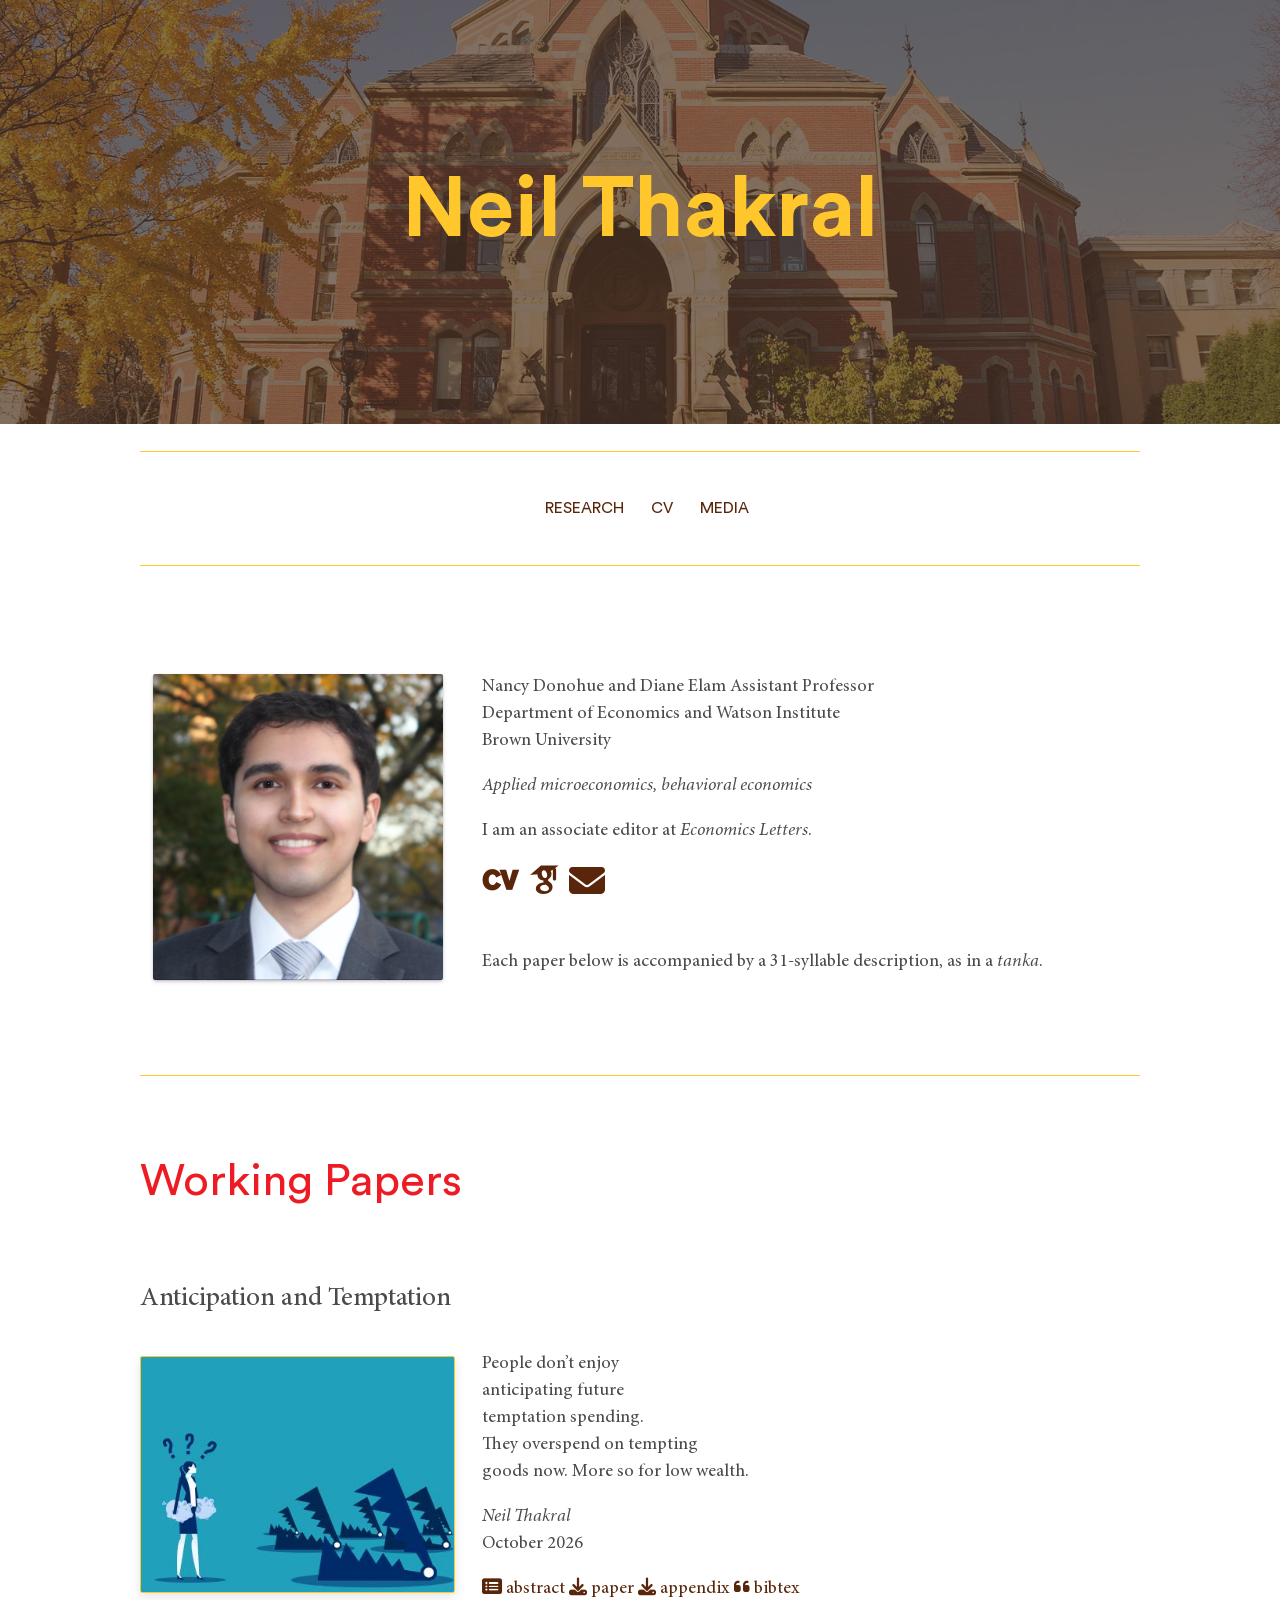
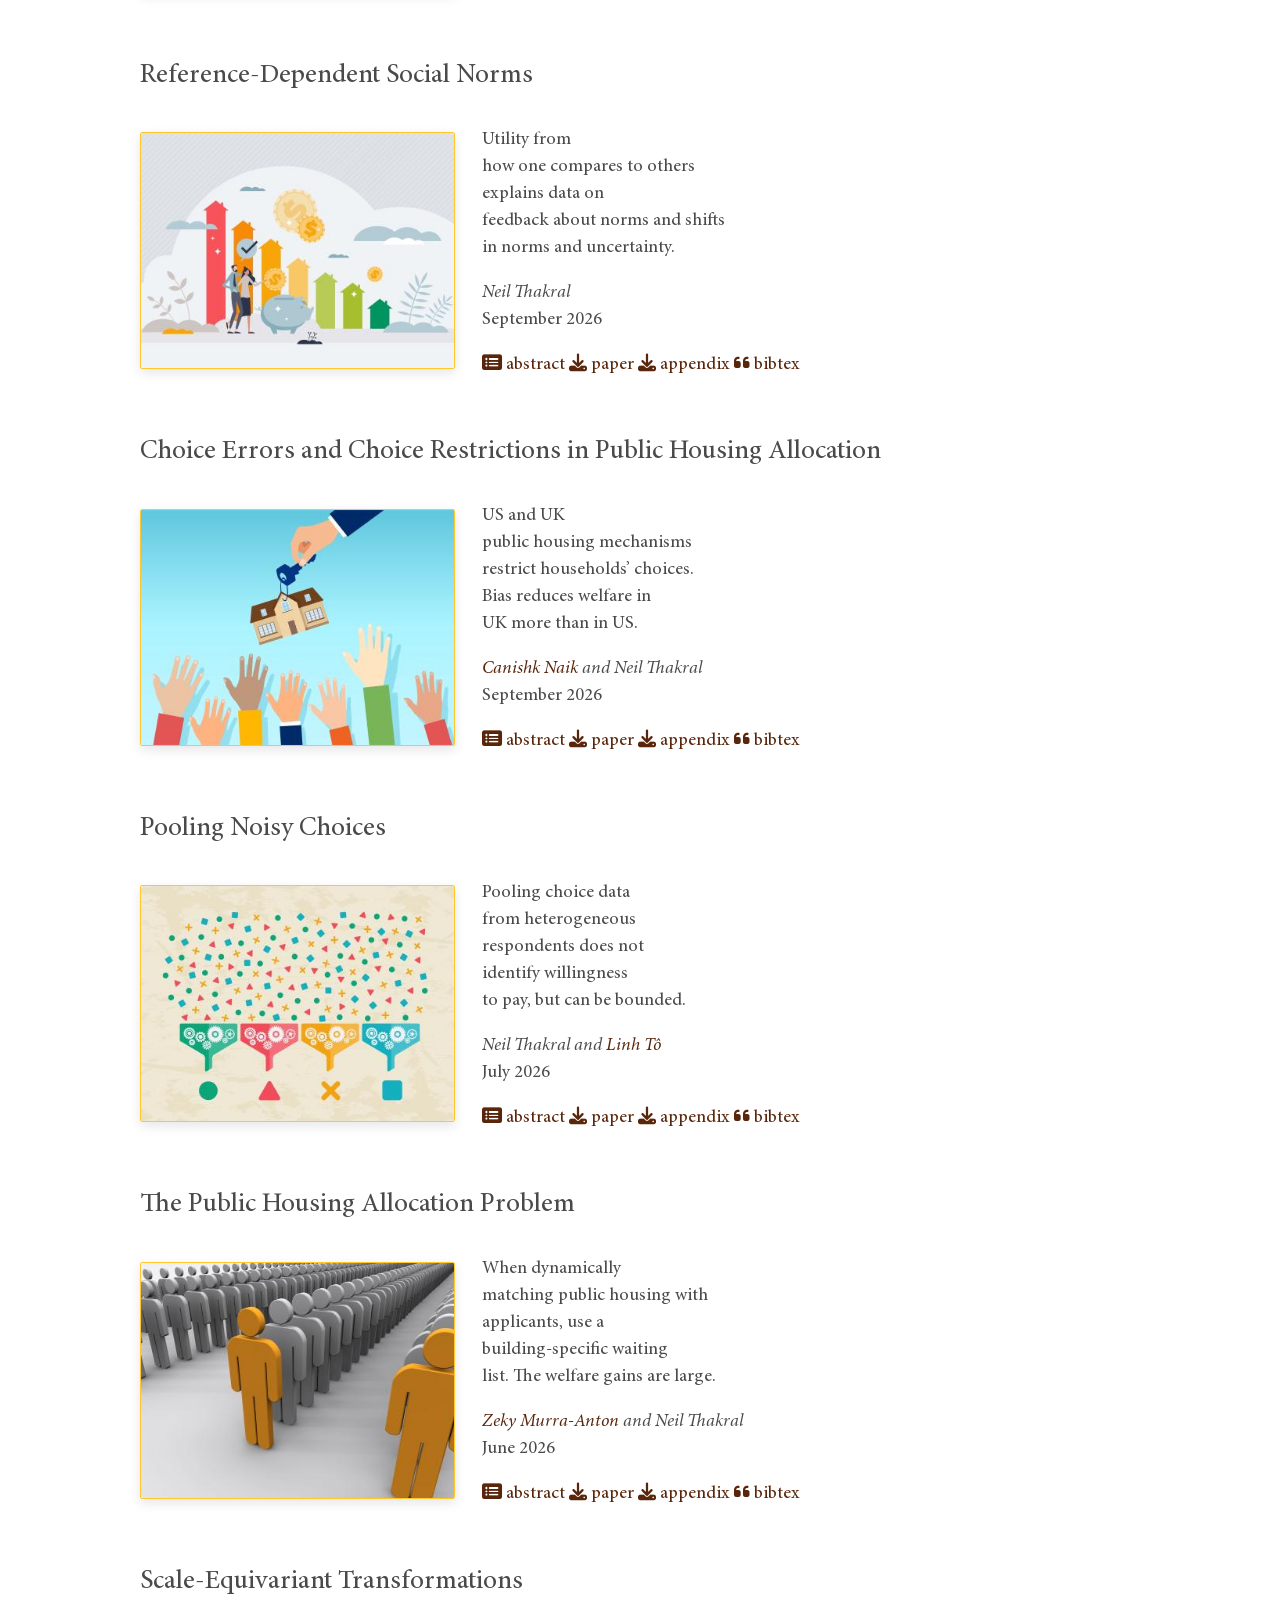
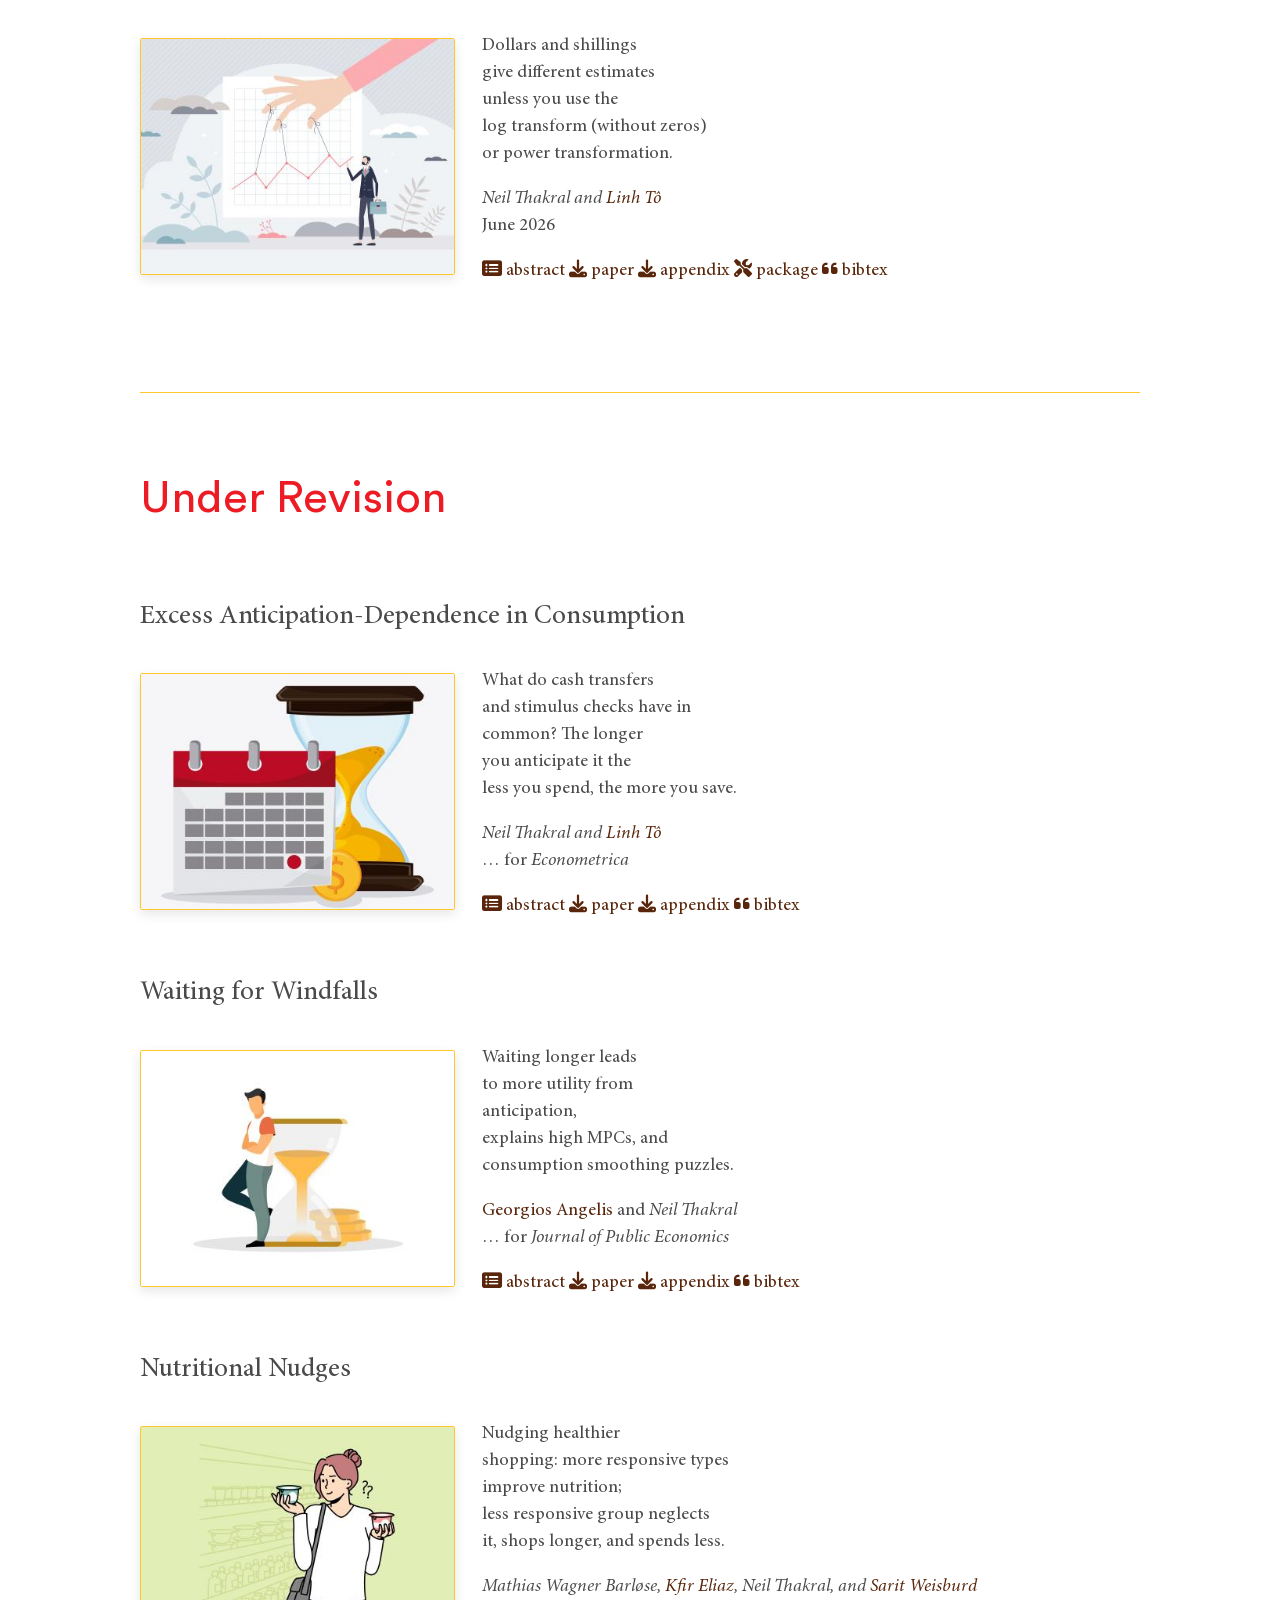
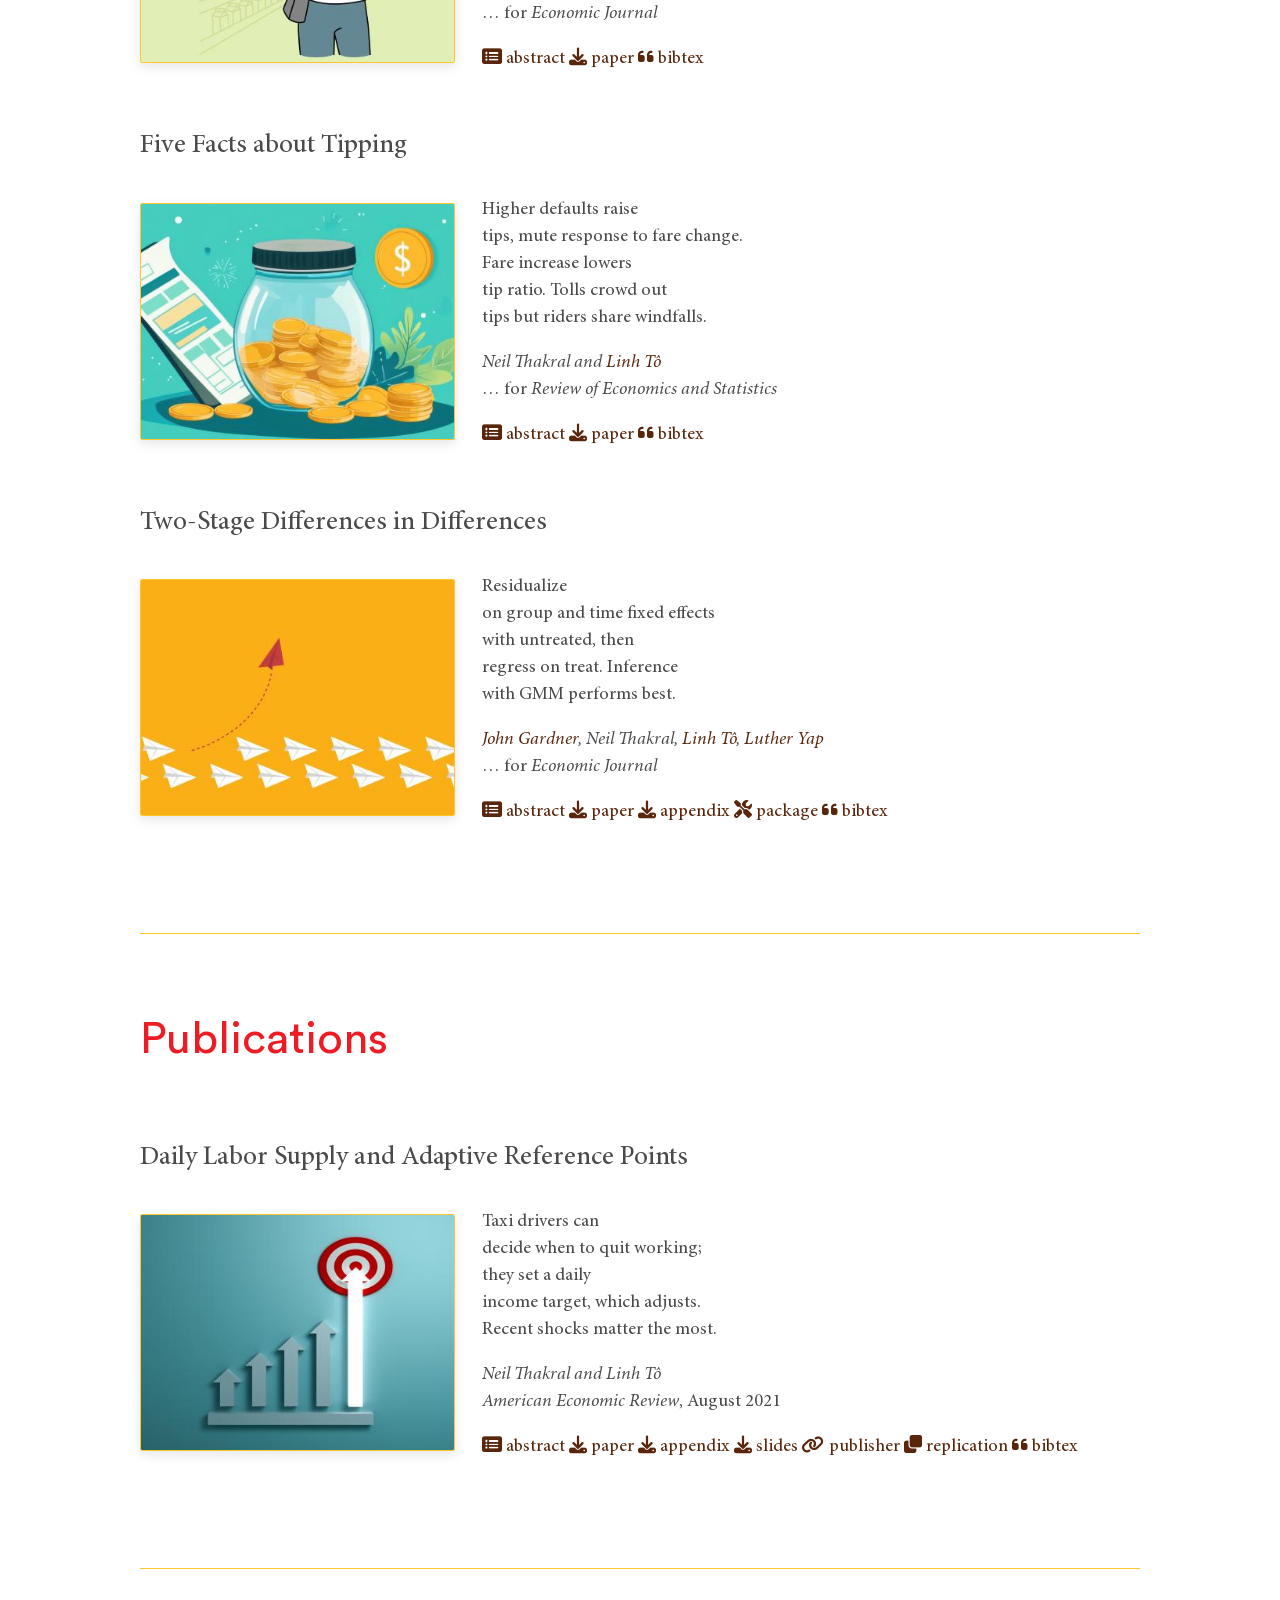
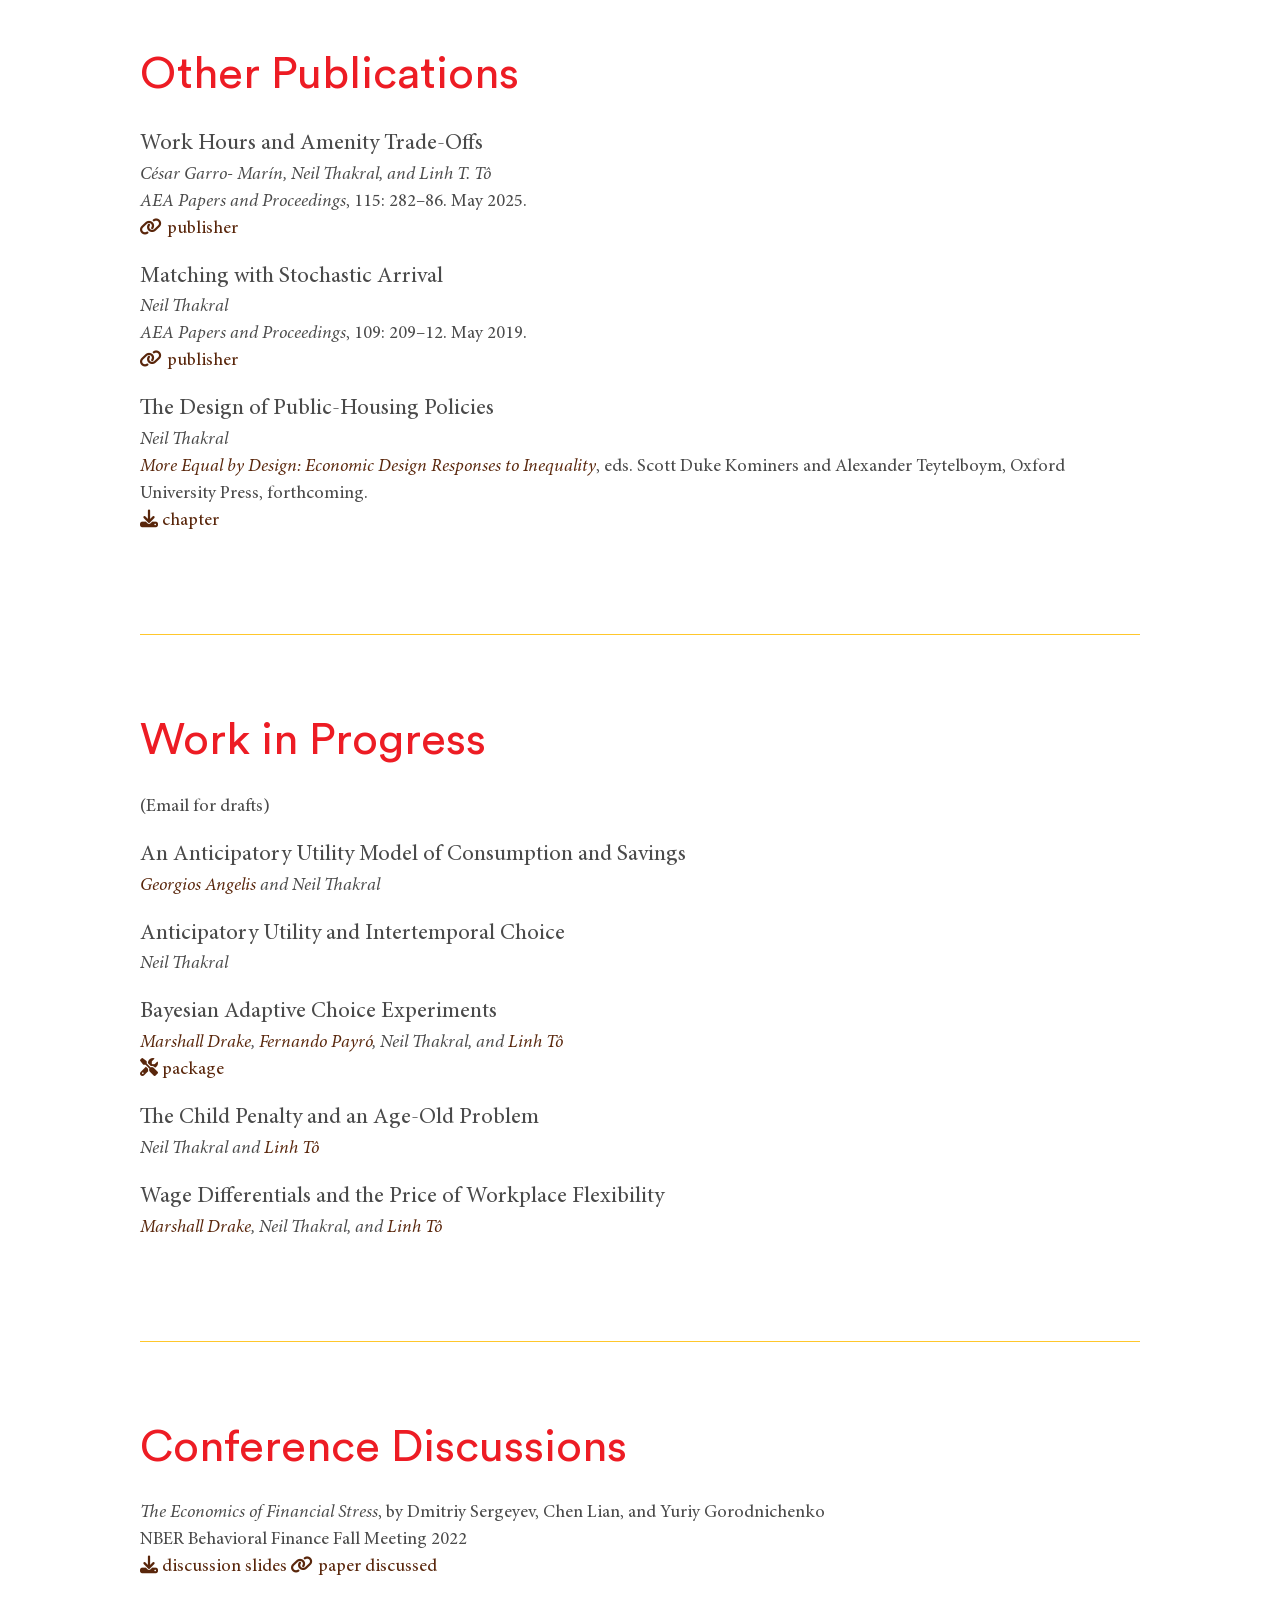
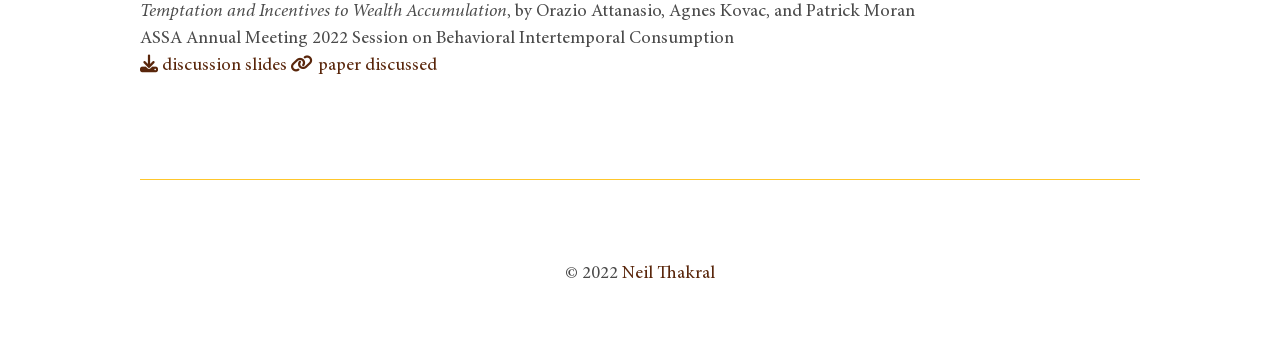
<file: index.html>
<!DOCTYPE html>
<html lang="en-us">

    <head>
	<meta name="generator" content="Hugo 0.165.0">
        
      <script async src="https://www.googletagmanager.com/gtag/js?id=G-1NZS7SWBW9"></script>
      <script>
        var doNotTrack = false;
        if ( true ) {
          var dnt = (navigator.doNotTrack || window.doNotTrack || navigator.msDoNotTrack);
          var doNotTrack = (dnt == "1" || dnt == "yes");
        }
        if (!doNotTrack) {
          window.dataLayer = window.dataLayer || [];
          function gtag(){dataLayer.push(arguments);}
          gtag('js', new Date());
          gtag('config', 'G-1NZS7SWBW9');
        }
      </script>


<meta charset="utf-8">
<meta http-equiv="X-UA-Compatible" content="chrome=1">
<meta name="HandheldFriendly" content="True">
<meta name="MobileOptimized" content="320">
<meta name="viewport" content="width=device-width, initial-scale=1.0">
<meta name="referrer" content="no-referrer">
<meta name="description" content="Assistant Professor, Brown University">
<title>
Neil Thakral
</title>

<link href="/index.xml" rel="alternate" type="application/rss+xml" title="Neil Thakral" />

        
        <link rel="canonical" href="https://neilthakral.github.io/"/>


<meta property="og:title" content="Neil Thakral" />
<meta property="og:type" content="website" />
<meta property="og:description" content="Assistant Professor, Brown University"/>
<meta property="og:url" content="https://neilthakral.github.io/"/>
<meta property="og:site_name" content="Neil Thakral"/>






<meta property="og:image" content="https://neilthakral.github.io/home/background.jpg"/>


<meta property="og:image" content="https://neilthakral.github.io/home/nt.png"/>





<meta name="twitter:card" content="summary_large_image" />

<meta name="twitter:title" content="Neil Thakral" />
<meta name="twitter:description" content="Assistant Professor, Brown University" />
<meta name="twitter:image" content="https://neilthakral.github.io/home/background.jpg" />

        
<link rel="shortcut icon" href="/img/brown.ico">


        





<link rel="stylesheet" href="/css/main.min.4804cd0bc77c6822221f0ac5bb2a5fe150c0cc4644058b85601bee3cc0ce07ca.css" integrity="sha256-SATNC8d8aCIiHwrFuypf4VDAzEZEBYuFYBvuPMDOB8o=" crossorigin="anonymous" media="screen">




    <link rel="stylesheet" href="/css/custom.css" integrity="" crossorigin="anonymous" media="screen">
    <link rel="stylesheet" href="/css/academicons.css" integrity="" crossorigin="anonymous" media="screen">
    <link rel="stylesheet" href="/css/topbutton.css" integrity="" crossorigin="anonymous" media="screen">
    <link rel="stylesheet" href="/css/calendly.css" integrity="" crossorigin="anonymous" media="screen">

        


<link rel="stylesheet" href="https://neilthakral.github.io/styles/owlCarousel.min.b1f26e29c43c61fe8b5a6f225b4ee7c5f969a7b33cfe512706271e07246d93d1.css" integrity="sha256-sfJuKcQ8Yf6LWm8iW07nxflpp7M8/lEnBiceByRtk9E=" crossorigin="anonymous" media="screen">

    </head>

    <body>
        <a id="topbutton"></a>

        <section id="top" class="hero is-medium">
            
            
            <div class="hero-head"></div>

            
            <div class="hero-body">
                <div class="container has-text-centered">
                    


                    <h1 class="title is-1 ">
                        Neil Thakral
                    </h1>
                    <div class="subtitle is-3 ">
                        
                    </div>
                    
                </div>
            </div> 
            

            <div class="hero-foot ">
                
                
<div class="container">
    <hr>
    <nav class="navbar" role="navigation" aria-label="main navigation">
        
        <a role="button" class="navbar-burger" data-target="navMenu" aria-label="menu" aria-expanded="false" >
          <span aria-hidden="true"></span>
          <span aria-hidden="true"></span>
          <span aria-hidden="true"></span>
        </a>
        <div class="navbar-menu has-content-centered" id="navMenu">
            
            
            
            
            
            <a class="navbar-item" href="/#research">
                
                Research
                
            </a>
            
            
            
            <a class="navbar-item" href="/cv">
                
                CV
                
            </a>
            
            
            
            <a class="navbar-item" href="/media">
                
                Media
                
            </a>
            
            
            
        </div>
    </nav>
    <hr>
</div>


            </div>
        </section> 

        
        
        

        

        

        
        
        
        

        
        <div class="section" id="about">
            <div class="container">
                <h2 class="title is-2 has-text-left"></h2>
                
                <div class="columns">
                    <div class="column is-one-third is-three-fourths-mobile is-offset-one-eighth-mobile has-text-centered">
                        
                        
                        <img class="img-responsive avatar" src="https://neilthakral.github.io/home/nt_hu_1ce1b41638fad2b2.png" alt="nt.png">
                        
                        
                    </div>
                    <div class="markdown column">
                        <p>Nancy Donohue and Diane Elam Assistant Professor<br>
Department of Economics and Watson Institute<br>
Brown University</p>
<p><em>Applied microeconomics, behavioral economics</em></p>
<p>I am an associate editor at <em>Economics Letters</em>.</p>
<p><a href="files/CV.pdf"><i class="ai ai-cv ai-2x"></i>
</a>   <a href="https://scholar.google.com/citations?user=Oua-NeYAAAAJ&amp;hl=en"><i class="ai ai-google-scholar ai-2x"></i>
</a>   <a href="mailto:neil_thakral@brown.edu"><i class="fa fa-envelope fa-2x"></i>
</a></p>
<p><br>
Each paper below is accompanied by a 31-syllable description, as in a <em>tanka</em>.</p>

                    </div>
                </div>
                
            </div>
            
            
        </div>
        <div class="container">
            <hr>
        </div>
        
        
        
        
        
        
        

        
        <div class="section" id="research">
            <div class="container">
                <h2 class="title is-2 has-text-left">Working Papers</h2>
                
                <div class="markdown has-text-left">
                    <p> </p>






<div class="markdown has-text-left">
<h4>
    Anticipation and Temptation
</h4>
</div>


<div class="columns">
    <div class="column column-left is-one-third is-three-fifths-mobile is-offset-one-fifth-mobile is-centered">
        
            <a href= files/papers/temptation.pdf>
                <img class="img-paper-responsive" src="/img/papers/temptation_hu_985361738c91e09b.jpeg">
            </a>
        
    </div>
    <div class="markdown column column-right is-vcentered">
    <p style="font-size:1.5px;"><br></p>
        <p>People don&rsquo;t enjoy<br>
anticipating future<br>
temptation spending.<br>
They overspend on tempting<br>
goods now. More so for low wealth.</p>
<p><em>Neil Thakral</em><br>
October 2026</p>


        
        
        
        
        
        
        

        <a class="bibtexbutton" data-target="#temptationabs">
            
            <i class="fa fa-list-alt"></i>&nbsp;abstract
            
        </a>

        <div class="modal fade-in fast" id="temptationabs">
            <div class="modal-background"></div>
            <div class="modal-card">
                <header class="modal-card-head">
                    <p class="modal-card-title">Abstract</p>
                    <a class="button close is-outlined is-primary is-small is-round">
                        <span class="icon is-small">
                            <i class="fa fa-times"></i>
                        </span>
                    </a>
                </header>
                <div class="modal-card-body markdown">
                    <p id="text-to-copy">This paper presents a model of temptation based on anticipatory utility. Temptation arises when an earlier self does not affectively anticipate a future consumption episode, which generates surprise utility for the consuming self that the decision-maker does not value prospectively. The resulting time-inconsistent preferences generate temptation spending shares that decrease with wealth and a behavioral poverty trap. Timing and planning provide soft self-control by allowing future non-temptation consumption to be anticipated before resources become liquid, while income risk raises temptation spending by preventing decision-makers from enjoying the anticipation of non-temptation consumption. Commitment devices provide hard self-control by determining how much future liquidity remains exposed to temptation from intervening selves. The interaction between anticipation and liquidity generates substitutability between soft and hard self-control and delivers implications for payment timing and frequency and the design of commitment devices.</p>
                </div>
                <footer class="modal-card-foot">
                    <a class="button is-outlined is-primary is-rounded js-copy-cite">
                        
                        <span class="icon is-small">
                            <i class="fa fa-copy"></i>
                        </span>
                        
                        <span>Copy</span>
                    </a>
                    
                </footer>
            </div>
        </div>
        


        
        
            
            <a href=files/papers/temptation.pdf><i class="fa fa-download"></i>&nbsp;paper</a>
            
        
        
            
            <a href=files/papers/temptation_appendix.pdf><i class="fa fa-download"></i>&nbsp;appendix</a>
            
        
        
        
        
        
        
        
        
        
        
        
        
        
        

        
            
            
            
            
            
            

            <a class="bibtexbutton" data-target="#temptationbib">
                
                <i class="fa fa-quote-left"></i>&nbsp;bibtex
                
            </a>

            <div class="modal fade-in fast" id="temptationbib">
                <div class="modal-background"></div>
                <div class="modal-card">
                    <header class="modal-card-head">
                        <p class="modal-card-title">BibTeX</p>
                        <a class="button close is-outlined is-primary is-small is-round">
                            <span class="icon is-small">
                                <i class="fa fa-times"></i>
                            </span>
                        </a>
                    </header>
                    <div class="modal-card-body markdown">
                        <pre><code id="text-to-copy">@article{thakral2026anticipation,
  title={Anticipation and Temptation},
  author={Thakral, Neil},
  journal={Mimeo},
  year={2026}
}
</code></pre>
                    </div>
                    <footer class="modal-card-foot">
                        <a class="button is-outlined is-primary is-rounded js-copy-cite">
                            
                            <span class="icon is-small">
                                <i class="fa fa-copy"></i>
                            </span>
                            
                            <span>Copy</span>
                        </a>
                        <a class="button is-outlined is-primary is-rounded" href="/files/bib/temptation.bib" download="temptation.bib">
                            
                            <span class="icon is-small">
                                <i class="fa fa-download"></i>
                            </span>
                            
                            <span>Download</span>
                        </a>
                    </footer>
                </div>
            </div>
        

    </div>
</div>







<div class="markdown has-text-left">
<h4>
    Reference-Dependent Social Norms
</h4>
</div>


<div class="columns">
    <div class="column column-left is-one-third is-three-fifths-mobile is-offset-one-fifth-mobile is-centered">
        
            <a href= files/papers/rdsn.pdf>
                <img class="img-paper-responsive" src="/img/papers/rdsn_hu_1287eb860bfdee1b.jpeg">
            </a>
        
    </div>
    <div class="markdown column column-right is-vcentered">
    <p style="font-size:1.5px;"><br></p>
        <p>Utility from<br>
how one compares to others<br>
explains data on<br>
feedback about norms and shifts<br>
in norms and uncertainty.</p>
<p><em>Neil Thakral</em><br>
September 2026</p>


        
        
        
        
        
        
        

        <a class="bibtexbutton" data-target="#rdsnabs">
            
            <i class="fa fa-list-alt"></i>&nbsp;abstract
            
        </a>

        <div class="modal fade-in fast" id="rdsnabs">
            <div class="modal-background"></div>
            <div class="modal-card">
                <header class="modal-card-head">
                    <p class="modal-card-title">Abstract</p>
                    <a class="button close is-outlined is-primary is-small is-round">
                        <span class="icon is-small">
                            <i class="fa fa-times"></i>
                        </span>
                    </a>
                </header>
                <div class="modal-card-body markdown">
                    <p id="text-to-copy">This paper develops a model of reference-dependent preferences in which the descriptive social norm—the distribution of others&rsquo; actions—enters utility as a stochastic reference point. The marginal benefit of norm adherence depends only on an individual&rsquo;s rank in the distribution, which yields testable predictions: rank feedback moves low performers most; small approval cues prevent high performers from reducing effort in response to feedback; more precise feedback can increase norm adherence; uncertainty can induce precautionary over-compliance; higher suggestions or examples raise actions; and lower types may not follow norm shifts among high types. We derive implications for the design of social-comparison information.</p>
                </div>
                <footer class="modal-card-foot">
                    <a class="button is-outlined is-primary is-rounded js-copy-cite">
                        
                        <span class="icon is-small">
                            <i class="fa fa-copy"></i>
                        </span>
                        
                        <span>Copy</span>
                    </a>
                    
                </footer>
            </div>
        </div>
        


        
        
            
            <a href=files/papers/rdsn.pdf><i class="fa fa-download"></i>&nbsp;paper</a>
            
        
        
            
            <a href=files/papers/rdsn_appendix.pdf><i class="fa fa-download"></i>&nbsp;appendix</a>
            
        
        
        
        
        
        
        
        
        
        
        
        
        
        

        
            
            
            
            
            
            

            <a class="bibtexbutton" data-target="#rdsnbib">
                
                <i class="fa fa-quote-left"></i>&nbsp;bibtex
                
            </a>

            <div class="modal fade-in fast" id="rdsnbib">
                <div class="modal-background"></div>
                <div class="modal-card">
                    <header class="modal-card-head">
                        <p class="modal-card-title">BibTeX</p>
                        <a class="button close is-outlined is-primary is-small is-round">
                            <span class="icon is-small">
                                <i class="fa fa-times"></i>
                            </span>
                        </a>
                    </header>
                    <div class="modal-card-body markdown">
                        <pre><code id="text-to-copy">@article{thakral2026reference,
  title={Reference-Dependent Social Norms},
  author={Thakral, Neil},
  journal={Mimeo},
  year={2026}
}
</code></pre>
                    </div>
                    <footer class="modal-card-foot">
                        <a class="button is-outlined is-primary is-rounded js-copy-cite">
                            
                            <span class="icon is-small">
                                <i class="fa fa-copy"></i>
                            </span>
                            
                            <span>Copy</span>
                        </a>
                        <a class="button is-outlined is-primary is-rounded" href="/files/bib/rdsn.bib" download="rdsn.bib">
                            
                            <span class="icon is-small">
                                <i class="fa fa-download"></i>
                            </span>
                            
                            <span>Download</span>
                        </a>
                    </footer>
                </div>
            </div>
        

    </div>
</div>







<div class="markdown has-text-left">
<h4>
    Choice Errors and Choice Restrictions in Public Housing Allocation
</h4>
</div>


<div class="columns">
    <div class="column column-left is-one-third is-three-fifths-mobile is-offset-one-fifth-mobile is-centered">
        
            <a href= files/papers/pha.pdf>
                <img class="img-paper-responsive" src="/img/papers/pha_hu_9fb92d0a6da992b9.jpeg">
            </a>
        
    </div>
    <div class="markdown column column-right is-vcentered">
    <p style="font-size:1.5px;"><br></p>
        <p>US and UK<br>
public housing mechanisms<br>
restrict households&rsquo; choices.<br>
Bias reduces welfare in<br>
UK more than in US.</p>
<p><em><a href="https://canishknaik.github.io/">Canishk Naik</a> and Neil Thakral</em><br>
September 2026</p>


        
        
        
        
        
        
        

        <a class="bibtexbutton" data-target="#phaabs">
            
            <i class="fa fa-list-alt"></i>&nbsp;abstract
            
        </a>

        <div class="modal fade-in fast" id="phaabs">
            <div class="modal-background"></div>
            <div class="modal-card">
                <header class="modal-card-head">
                    <p class="modal-card-title">Abstract</p>
                    <a class="button close is-outlined is-primary is-small is-round">
                        <span class="icon is-small">
                            <i class="fa fa-times"></i>
                        </span>
                    </a>
                </header>
                <div class="modal-card-body markdown">
                    <p id="text-to-copy">Public-housing authorities restrict applicants&rsquo; choices to balance prioritizing vulnerable households against preventing congestion. How do applicants&rsquo; mistakes influence the effectiveness of these restrictions? We combine administrative vacancy data with a survey of 587 UK public-housing residents, estimating preferences via a choice experiment and eliciting behavioral biases. We compare two policies: the UK-mechanism batches arrivals and restricts acceptances; the US-mechanism restricts rejections. Under rationality, the US-mechanism reduces congestion but delivers smaller match-quality advantages for higher-priority applicants than the UK-mechanism. Bias affects the UK-mechanism more strongly overall. Some individual mistakes even improve social welfare by reducing congestion. The welfare ranking of the mechanisms therefore depends on applicant biases.</p>
                </div>
                <footer class="modal-card-foot">
                    <a class="button is-outlined is-primary is-rounded js-copy-cite">
                        
                        <span class="icon is-small">
                            <i class="fa fa-copy"></i>
                        </span>
                        
                        <span>Copy</span>
                    </a>
                    
                </footer>
            </div>
        </div>
        


        
        
            
            <a href=files/papers/pha.pdf><i class="fa fa-download"></i>&nbsp;paper</a>
            
        
        
            
            <a href=files/papers/pha_appendix.pdf><i class="fa fa-download"></i>&nbsp;appendix</a>
            
        
        
        
        
        
        
        
        
        
        
        
        
        
        

        
            
            
            
            
            
            

            <a class="bibtexbutton" data-target="#phabib">
                
                <i class="fa fa-quote-left"></i>&nbsp;bibtex
                
            </a>

            <div class="modal fade-in fast" id="phabib">
                <div class="modal-background"></div>
                <div class="modal-card">
                    <header class="modal-card-head">
                        <p class="modal-card-title">BibTeX</p>
                        <a class="button close is-outlined is-primary is-small is-round">
                            <span class="icon is-small">
                                <i class="fa fa-times"></i>
                            </span>
                        </a>
                    </header>
                    <div class="modal-card-body markdown">
                        <pre><code id="text-to-copy">@article{naik2026welfare,
  title={Choice Errors and Choice Restrictions in Public Housing Allocation},
  author={Naik, Canishk and Thakral, Neil},
  journal={Mimeo},
  year={2026}
}
</code></pre>
                    </div>
                    <footer class="modal-card-foot">
                        <a class="button is-outlined is-primary is-rounded js-copy-cite">
                            
                            <span class="icon is-small">
                                <i class="fa fa-copy"></i>
                            </span>
                            
                            <span>Copy</span>
                        </a>
                        <a class="button is-outlined is-primary is-rounded" href="/files/bib/pha.bib" download="pha.bib">
                            
                            <span class="icon is-small">
                                <i class="fa fa-download"></i>
                            </span>
                            
                            <span>Download</span>
                        </a>
                    </footer>
                </div>
            </div>
        

    </div>
</div>







<div class="markdown has-text-left">
<h4>
    Pooling Noisy Choices
</h4>
</div>


<div class="columns">
    <div class="column column-left is-one-third is-three-fifths-mobile is-offset-one-fifth-mobile is-centered">
        
            <a href= files/papers/pooling.pdf>
                <img class="img-paper-responsive" src="/img/papers/pooling_hu_aeaaf4a87a8c2a91.jpeg">
            </a>
        
    </div>
    <div class="markdown column column-right is-vcentered">
    <p style="font-size:1.5px;"><br></p>
        <p>Pooling choice data<br>
from heterogeneous<br>
respondents does not<br>
identify willingness<br>
to pay, but can be bounded.</p>
<p><em>Neil Thakral and <a href="https://linh.to/">Linh Tô</a></em><br>
July 2026</p>


        
        
        
        
        
        
        

        <a class="bibtexbutton" data-target="#poolingabs">
            
            <i class="fa fa-list-alt"></i>&nbsp;abstract
            
        </a>

        <div class="modal fade-in fast" id="poolingabs">
            <div class="modal-background"></div>
            <div class="modal-card">
                <header class="modal-card-head">
                    <p class="modal-card-title">Abstract</p>
                    <a class="button close is-outlined is-primary is-small is-round">
                        <span class="icon is-small">
                            <i class="fa fa-times"></i>
                        </span>
                    </a>
                </header>
                <div class="modal-card-body markdown">
                    <p id="text-to-copy">This paper studies what pooled binary-choice data reveal about stable individual preferences. Pooling choices across heterogeneous individuals creates an identification problem: it results in a distribution of shock-contaminated valuations. Thus, for example, the price at which the pooled choice probability equals one-half can be arbitrarily far from median WTP. With finitely many prices, we derive bounds for mean WTP and quantiles under restrictions on shocks and tails. Using data on the value of non-work time, the bounds are tight enough to exclude several pooled-logit and mixed-logit estimates. Changes in experimental design can lead to arbitrary changes in pooled-logit-implied WTP estimates.</p>
                </div>
                <footer class="modal-card-foot">
                    <a class="button is-outlined is-primary is-rounded js-copy-cite">
                        
                        <span class="icon is-small">
                            <i class="fa fa-copy"></i>
                        </span>
                        
                        <span>Copy</span>
                    </a>
                    
                </footer>
            </div>
        </div>
        


        
        
            
            <a href=files/papers/pooling.pdf><i class="fa fa-download"></i>&nbsp;paper</a>
            
        
        
            
            <a href=files/papers/pooling_appendix.pdf><i class="fa fa-download"></i>&nbsp;appendix</a>
            
        
        
        
        
        
        
        
        
        
        
        
        
        
        

        
            
            
            
            
            
            

            <a class="bibtexbutton" data-target="#poolingbib">
                
                <i class="fa fa-quote-left"></i>&nbsp;bibtex
                
            </a>

            <div class="modal fade-in fast" id="poolingbib">
                <div class="modal-background"></div>
                <div class="modal-card">
                    <header class="modal-card-head">
                        <p class="modal-card-title">BibTeX</p>
                        <a class="button close is-outlined is-primary is-small is-round">
                            <span class="icon is-small">
                                <i class="fa fa-times"></i>
                            </span>
                        </a>
                    </header>
                    <div class="modal-card-body markdown">
                        <pre><code id="text-to-copy">@article{thakral2026pooling,
  title={Pooling and Noisy Choices},
  author={Thakral, Neil and T{\^o}, Linh T},
  journal={Mimeo},
  year={2026}
}
</code></pre>
                    </div>
                    <footer class="modal-card-foot">
                        <a class="button is-outlined is-primary is-rounded js-copy-cite">
                            
                            <span class="icon is-small">
                                <i class="fa fa-copy"></i>
                            </span>
                            
                            <span>Copy</span>
                        </a>
                        <a class="button is-outlined is-primary is-rounded" href="/files/bib/pooling.bib" download="pooling.bib">
                            
                            <span class="icon is-small">
                                <i class="fa fa-download"></i>
                            </span>
                            
                            <span>Download</span>
                        </a>
                    </footer>
                </div>
            </div>
        

    </div>
</div>







<div class="markdown has-text-left">
<h4>
    The Public Housing Allocation Problem
</h4>
</div>


<div class="columns">
    <div class="column column-left is-one-third is-three-fifths-mobile is-offset-one-fifth-mobile is-centered">
        
            <a href= files/papers/match.pdf>
                <img class="img-paper-responsive" src="/img/papers/match_hu_3934eff55fdcb55d.jpeg">
            </a>
        
    </div>
    <div class="markdown column column-right is-vcentered">
    <p style="font-size:1.5px;"><br></p>
        <p>When dynamically<br>
matching public housing with<br>
applicants, use a<br>
building-specific waiting<br>
list. The welfare gains are large.</p>
<p><em><a href="https://sites.google.com/view/zekymurra/home">Zeky Murra-Anton</a> and Neil Thakral</em><br>
June 2026</p>


        
        
        
        
        
        
        

        <a class="bibtexbutton" data-target="#matchabs">
            
            <i class="fa fa-list-alt"></i>&nbsp;abstract
            
        </a>

        <div class="modal fade-in fast" id="matchabs">
            <div class="modal-background"></div>
            <div class="modal-card">
                <header class="modal-card-head">
                    <p class="modal-card-title">Abstract</p>
                    <a class="button close is-outlined is-primary is-small is-round">
                        <span class="icon is-small">
                            <i class="fa fa-times"></i>
                        </span>
                    </a>
                </header>
                <div class="modal-card-body markdown">
                    <p id="text-to-copy">We study fair and efficient dynamic allocation under stochastic supply, using public housing as the application. Ex-post evaluation faults mechanisms for unforeseeable supply realizations, whereas ex-ante evaluation discards assignment-relevant information. We address both problems by developing a robust interim benchmark that evaluates each assignment using exactly the information available at the time it is made. Using this benchmark, we characterize when fairness and efficiency are jointly feasible. We construct the Choice-Based Waiting List (CBWL) mechanism and show that it is interim Pareto efficient in every problem, and eliminates interim justified envy and is robustly strategy-proof in acyclic problems. We then prove that acyclicity is the exact domain restriction for joint feasibility of interim fairness and efficiency. Stylized centralized waiting lists and site-based waiting lists are neither interim fair nor interim efficient, even in acyclic domains. Illustrative simulations calibrated to U.S. public housing suggest that the CBWL can generate economically meaningful welfare gains.</p>
                </div>
                <footer class="modal-card-foot">
                    <a class="button is-outlined is-primary is-rounded js-copy-cite">
                        
                        <span class="icon is-small">
                            <i class="fa fa-copy"></i>
                        </span>
                        
                        <span>Copy</span>
                    </a>
                    
                </footer>
            </div>
        </div>
        


        
        
            
            <a href=files/papers/match.pdf><i class="fa fa-download"></i>&nbsp;paper</a>
            
        
        
            
            <a href=files/papers/match_appendix.pdf><i class="fa fa-download"></i>&nbsp;appendix</a>
            
        
        
        
        
        
        
        
        
        
        
        
        
        
        

        
            
            
            
            
            
            

            <a class="bibtexbutton" data-target="#matchbib">
                
                <i class="fa fa-quote-left"></i>&nbsp;bibtex
                
            </a>

            <div class="modal fade-in fast" id="matchbib">
                <div class="modal-background"></div>
                <div class="modal-card">
                    <header class="modal-card-head">
                        <p class="modal-card-title">BibTeX</p>
                        <a class="button close is-outlined is-primary is-small is-round">
                            <span class="icon is-small">
                                <i class="fa fa-times"></i>
                            </span>
                        </a>
                    </header>
                    <div class="modal-card-body markdown">
                        <pre><code id="text-to-copy">@article{murra2026public,
  title   = {The Public Housing Allocation Problem},
  author  = {Murra-Anton, Zeky and Thakral, Neil},
  journal = {Mimeo},
  year    = {2026}
}
</code></pre>
                    </div>
                    <footer class="modal-card-foot">
                        <a class="button is-outlined is-primary is-rounded js-copy-cite">
                            
                            <span class="icon is-small">
                                <i class="fa fa-copy"></i>
                            </span>
                            
                            <span>Copy</span>
                        </a>
                        <a class="button is-outlined is-primary is-rounded" href="/files/bib/match.bib" download="match.bib">
                            
                            <span class="icon is-small">
                                <i class="fa fa-download"></i>
                            </span>
                            
                            <span>Download</span>
                        </a>
                    </footer>
                </div>
            </div>
        

    </div>
</div>







<div class="markdown has-text-left">
<h4>
    Scale-Equivariant Transformations
</h4>
</div>


<div class="columns">
    <div class="column column-left is-one-third is-three-fifths-mobile is-offset-one-fifth-mobile is-centered">
        
            <a href= files/papers/transformations.pdf>
                <img class="img-paper-responsive" src="/img/papers/transformations_hu_85254c5c72e6820a.jpeg">
            </a>
        
    </div>
    <div class="markdown column column-right is-vcentered">
    <p style="font-size:1.5px;"><br></p>
        <p>Dollars and shillings<br>
give different estimates<br>
unless you use the<br>
log transform (without zeros)<br>
or power transformation.</p>
<p><em>Neil Thakral and <a href="https://linh.to/">Linh Tô</a></em><br>
June 2026</p>


        
        
        
        
        
        
        

        <a class="bibtexbutton" data-target="#transformationsabs">
            
            <i class="fa fa-list-alt"></i>&nbsp;abstract
            
        </a>

        <div class="modal fade-in fast" id="transformationsabs">
            <div class="modal-background"></div>
            <div class="modal-card">
                <header class="modal-card-head">
                    <p class="modal-card-title">Abstract</p>
                    <a class="button close is-outlined is-primary is-small is-round">
                        <span class="icon is-small">
                            <i class="fa fa-times"></i>
                        </span>
                    </a>
                </header>
                <div class="modal-card-body markdown">
                    <p id="text-to-copy">Data transformations facilitate regression analysis by addressing issues such as skewness and nonlinearity, yet many popular transformations make hypothesis testing misleading because results change with measurement units. Using data from a randomized experiment, we demonstrate that natural rescaling can drastically alter conclusions under widely used transformations. We formalize a minimal coherence requirement for empirical analysis: re-expressing the same data in different units should neither change <em>t</em>-statistics nor distort predicted values beyond mechanical rescaling. Measurement-unit invariance links OLS, GLM, and Tobit specifications to logarithmic and power forms. We discuss conditions for interpreting outputs from transformed-outcome regressions as structural, conditional-mean, and conditional-median semi-elasticities.</p>
                </div>
                <footer class="modal-card-foot">
                    <a class="button is-outlined is-primary is-rounded js-copy-cite">
                        
                        <span class="icon is-small">
                            <i class="fa fa-copy"></i>
                        </span>
                        
                        <span>Copy</span>
                    </a>
                    
                </footer>
            </div>
        </div>
        


        
        
            
            <a href=files/papers/transformations.pdf><i class="fa fa-download"></i>&nbsp;paper</a>
            
        
        
            
            <a href=files/papers/transformations_appendix.pdf><i class="fa fa-download"></i>&nbsp;appendix</a>
            
        
        
        
        
        <a href=https://tt-econ.github.io/tregs/><i class="fa fa-tools"></i>&nbsp;package</a>
        
        
        
        
        
        
        
        
        
        
        
        
        

        
            
            
            
            
            
            

            <a class="bibtexbutton" data-target="#transformationsbib">
                
                <i class="fa fa-quote-left"></i>&nbsp;bibtex
                
            </a>

            <div class="modal fade-in fast" id="transformationsbib">
                <div class="modal-background"></div>
                <div class="modal-card">
                    <header class="modal-card-head">
                        <p class="modal-card-title">BibTeX</p>
                        <a class="button close is-outlined is-primary is-small is-round">
                            <span class="icon is-small">
                                <i class="fa fa-times"></i>
                            </span>
                        </a>
                    </header>
                    <div class="modal-card-body markdown">
                        <pre><code id="text-to-copy">@article{thakral2026scale,
  title={Scale-Equivariant Transformations},
  author={Thakral, Neil and T{\^o}, Linh T},
  journal={Mimeo},
  year={2026}
}
</code></pre>
                    </div>
                    <footer class="modal-card-foot">
                        <a class="button is-outlined is-primary is-rounded js-copy-cite">
                            
                            <span class="icon is-small">
                                <i class="fa fa-copy"></i>
                            </span>
                            
                            <span>Copy</span>
                        </a>
                        <a class="button is-outlined is-primary is-rounded" href="/files/bib/transformations.bib" download="transformations.bib">
                            
                            <span class="icon is-small">
                                <i class="fa fa-download"></i>
                            </span>
                            
                            <span>Download</span>
                        </a>
                    </footer>
                </div>
            </div>
        

    </div>
</div>


                </div>
                
            </div>
            
            
        </div>
        <div class="container">
            <hr>
        </div>
        
        
        
        
        
        
        

        
        <div class="section" id="revision">
            <div class="container">
                <h2 class="title is-2 has-text-left">Under Revision</h2>
                
                <div class="markdown has-text-left">
                    <p> </p>






<div class="markdown has-text-left">
<h4>
    Excess Anticipation-Dependence in Consumption
</h4>
</div>


<div class="columns">
    <div class="column column-left is-one-third is-three-fifths-mobile is-offset-one-fifth-mobile is-centered">
        
            <a href= files/papers/consumption.pdf>
                <img class="img-paper-responsive" src="/img/papers/consumption_hu_6df7c089e0ac5bb1.jpeg">
            </a>
        
    </div>
    <div class="markdown column column-right is-vcentered">
    <p style="font-size:1.5px;"><br></p>
        <p>What do cash transfers<br>
and stimulus checks have in<br>
common? The longer<br>
you anticipate it the<br>
less you spend, the more you save.</p>
<p><em>Neil Thakral and <a href="https://linh.to/">Linh Tô</a></em><br>
&hellip; for <em>Econometrica</em></p>


        
        
        
        
        
        
        

        <a class="bibtexbutton" data-target="#consumptionabs">
            
            <i class="fa fa-list-alt"></i>&nbsp;abstract
            
        </a>

        <div class="modal fade-in fast" id="consumptionabs">
            <div class="modal-background"></div>
            <div class="modal-card">
                <header class="modal-card-head">
                    <p class="modal-card-title">Abstract</p>
                    <a class="button close is-outlined is-primary is-small is-round">
                        <span class="icon is-small">
                            <i class="fa fa-times"></i>
                        </span>
                    </a>
                </header>
                <div class="modal-card-body markdown">
                    <p id="text-to-copy">This paper proposes that the marginal propensity to consume out of windfalls depends on a new state variable, the time horizon over which households anticipate receiving payments. We test this using a natural experiment from the randomized disbursement dates of a U.S. fiscal stimulus payment and assess external validity using randomized controlled trials on unconditional cash transfers in Kenya and Malawi. The data show evidence of <em>excess anticipation-dependence</em>: Consumption responds more to receiving additional income after a shorter anticipation duration, beyond what standard models predict. While households receiving stimulus payments do not increase spending in advance, additional consumption expenditure in the month after receiving payment drops over 40 percent for each additional week a household awaits payment. We estimate a mental-accounting model that incorporates this novel form of history dependence and discuss policy implications. Our approach reconciles conflicting results that consumption responds to anticipated payments in some settings but not others.</p>
                </div>
                <footer class="modal-card-foot">
                    <a class="button is-outlined is-primary is-rounded js-copy-cite">
                        
                        <span class="icon is-small">
                            <i class="fa fa-copy"></i>
                        </span>
                        
                        <span>Copy</span>
                    </a>
                    
                </footer>
            </div>
        </div>
        


        
        
            
            <a href=files/papers/consumption.pdf><i class="fa fa-download"></i>&nbsp;paper</a>
            
        
        
            
            <a href=files/papers/consumption_appendix.pdf><i class="fa fa-download"></i>&nbsp;appendix</a>
            
        
        
        
        
        
        
        
        
        
        
        
        
        
        

        
            
            
            
            
            
            

            <a class="bibtexbutton" data-target="#consumptionbib">
                
                <i class="fa fa-quote-left"></i>&nbsp;bibtex
                
            </a>

            <div class="modal fade-in fast" id="consumptionbib">
                <div class="modal-background"></div>
                <div class="modal-card">
                    <header class="modal-card-head">
                        <p class="modal-card-title">BibTeX</p>
                        <a class="button close is-outlined is-primary is-small is-round">
                            <span class="icon is-small">
                                <i class="fa fa-times"></i>
                            </span>
                        </a>
                    </header>
                    <div class="modal-card-body markdown">
                        <pre><code id="text-to-copy">@article{thakral2025excess,
  title={Excess Anticipation-Dependence in Consumption},
  author={Thakral, Neil and T{\^o}, Linh T},
  journal={Mimeo},
  year={2025}
}
</code></pre>
                    </div>
                    <footer class="modal-card-foot">
                        <a class="button is-outlined is-primary is-rounded js-copy-cite">
                            
                            <span class="icon is-small">
                                <i class="fa fa-copy"></i>
                            </span>
                            
                            <span>Copy</span>
                        </a>
                        <a class="button is-outlined is-primary is-rounded" href="/files/bib/consumption.bib" download="consumption.bib">
                            
                            <span class="icon is-small">
                                <i class="fa fa-download"></i>
                            </span>
                            
                            <span>Download</span>
                        </a>
                    </footer>
                </div>
            </div>
        

    </div>
</div>







<div class="markdown has-text-left">
<h4>
    Waiting for Windfalls
</h4>
</div>


<div class="columns">
    <div class="column column-left is-one-third is-three-fifths-mobile is-offset-one-fifth-mobile is-centered">
        
            <a href= files/papers/wait.pdf>
                <img class="img-paper-responsive" src="/img/papers/wait_hu_6444a891e6127218.jpeg">
            </a>
        
    </div>
    <div class="markdown column column-right is-vcentered">
    <p style="font-size:1.5px;"><br></p>
        <p>Waiting longer leads<br>
to more utility from<br>
anticipation,<br>
explains high MPCs, and<br>
consumption smoothing puzzles.</p>
<p><a href="https://www.georgiosangelis.com/">Georgios Angelis</a> and <em>Neil Thakral</em><br>
&hellip; for <em>Journal of Public Economics</em></p>


        
        
        
        
        
        
        

        <a class="bibtexbutton" data-target="#waitabs">
            
            <i class="fa fa-list-alt"></i>&nbsp;abstract
            
        </a>

        <div class="modal fade-in fast" id="waitabs">
            <div class="modal-background"></div>
            <div class="modal-card">
                <header class="modal-card-head">
                    <p class="modal-card-title">Abstract</p>
                    <a class="button close is-outlined is-primary is-small is-round">
                        <span class="icon is-small">
                            <i class="fa fa-times"></i>
                        </span>
                    </a>
                </header>
                <div class="modal-card-body markdown">
                    <p id="text-to-copy">We study how the timing of information about windfalls shapes spending decisions when consumers derive utility from anticipating future consumption through gain-loss experiences relative to anticipated outcomes. We show that longer waiting between news and access to funds lowers short-term spending and raises saving, even absent tight liquidity constraints. The framework also reproduces stylized facts about how consumption responds to the arrival of gains but not to news about gains, asymmetric smoothing of losses, and smaller MPCs for larger windfalls.</p>
                </div>
                <footer class="modal-card-foot">
                    <a class="button is-outlined is-primary is-rounded js-copy-cite">
                        
                        <span class="icon is-small">
                            <i class="fa fa-copy"></i>
                        </span>
                        
                        <span>Copy</span>
                    </a>
                    
                </footer>
            </div>
        </div>
        


        
        
            
            <a href=files/papers/wait.pdf><i class="fa fa-download"></i>&nbsp;paper</a>
            
        
        
            
            <a href=files/papers/wait_appendix.pdf><i class="fa fa-download"></i>&nbsp;appendix</a>
            
        
        
        
        
        
        
        
        
        
        
        
        
        
        

        
            
            
            
            
            
            

            <a class="bibtexbutton" data-target="#waitbib">
                
                <i class="fa fa-quote-left"></i>&nbsp;bibtex
                
            </a>

            <div class="modal fade-in fast" id="waitbib">
                <div class="modal-background"></div>
                <div class="modal-card">
                    <header class="modal-card-head">
                        <p class="modal-card-title">BibTeX</p>
                        <a class="button close is-outlined is-primary is-small is-round">
                            <span class="icon is-small">
                                <i class="fa fa-times"></i>
                            </span>
                        </a>
                    </header>
                    <div class="modal-card-body markdown">
                        <pre><code id="text-to-copy">@article{angelis2026waiting,
  title={Waiting for Windfalls},
  author={Angelis, Georgios and Thakral, Neil},
  journal={Mimeo},
  year={2026}
}
</code></pre>
                    </div>
                    <footer class="modal-card-foot">
                        <a class="button is-outlined is-primary is-rounded js-copy-cite">
                            
                            <span class="icon is-small">
                                <i class="fa fa-copy"></i>
                            </span>
                            
                            <span>Copy</span>
                        </a>
                        <a class="button is-outlined is-primary is-rounded" href="/files/bib/wait.bib" download="wait.bib">
                            
                            <span class="icon is-small">
                                <i class="fa fa-download"></i>
                            </span>
                            
                            <span>Download</span>
                        </a>
                    </footer>
                </div>
            </div>
        

    </div>
</div>







<div class="markdown has-text-left">
<h4>
    Nutritional Nudges
</h4>
</div>


<div class="columns">
    <div class="column column-left is-one-third is-three-fifths-mobile is-offset-one-fifth-mobile is-centered">
        
            <a href= files/papers/supermarket.pdf>
                <img class="img-paper-responsive" src="/img/papers/supermarket_hu_dcb1491844e425b3.jpeg">
            </a>
        
    </div>
    <div class="markdown column column-right is-vcentered">
    <p style="font-size:1.5px;"><br></p>
        <p>Nudging healthier<br>
shopping: more responsive types<br>
improve nutrition;<br>
less responsive group neglects<br>
it, shops longer, and spends less.</p>
<p><em>Mathias Wagner Barløse, <a href="https://kfireliaz.sites.tau.ac.il/">Kfir Eliaz</a>, Neil Thakral, and <a href="https://saritw.weebly.com/">Sarit Weisburd</a></em><br>
&hellip; for <em>Economic Journal</em></p>


        
        
        
        
        
        
        

        <a class="bibtexbutton" data-target="#supermarketabs">
            
            <i class="fa fa-list-alt"></i>&nbsp;abstract
            
        </a>

        <div class="modal fade-in fast" id="supermarketabs">
            <div class="modal-background"></div>
            <div class="modal-card">
                <header class="modal-card-head">
                    <p class="modal-card-title">Abstract</p>
                    <a class="button close is-outlined is-primary is-small is-round">
                        <span class="icon is-small">
                            <i class="fa fa-times"></i>
                        </span>
                    </a>
                </header>
                <div class="modal-card-body markdown">
                    <p id="text-to-copy">We examine a four-month-long randomized intervention that provided information about healthier alternatives when online grocery shoppers added certain less-healthy products to their baskets, leading to significant and persistent average increases in healthier purchases. Using machine learning techniques, we characterize consumers&rsquo; direct responsiveness to the intervention and broader changes in behavior. More-responsive consumers make healthier purchases beyond the immediate scope of the intervention; less-responsive consumers engage in more active shopping behaviors, spending more time shopping and making cost-saving substitutions. These results highlight the capacity of information-based approaches to not only affect isolated consumer decisions but also shape behavior across multiple domains.</p>
                </div>
                <footer class="modal-card-foot">
                    <a class="button is-outlined is-primary is-rounded js-copy-cite">
                        
                        <span class="icon is-small">
                            <i class="fa fa-copy"></i>
                        </span>
                        
                        <span>Copy</span>
                    </a>
                    
                </footer>
            </div>
        </div>
        


        
        
            
            <a href=files/papers/supermarket.pdf><i class="fa fa-download"></i>&nbsp;paper</a>
            
        
        
        
        
        
        
        
        
        
        
        
        
        
        
        

        
            
            
            
            
            
            

            <a class="bibtexbutton" data-target="#supermarketbib">
                
                <i class="fa fa-quote-left"></i>&nbsp;bibtex
                
            </a>

            <div class="modal fade-in fast" id="supermarketbib">
                <div class="modal-background"></div>
                <div class="modal-card">
                    <header class="modal-card-head">
                        <p class="modal-card-title">BibTeX</p>
                        <a class="button close is-outlined is-primary is-small is-round">
                            <span class="icon is-small">
                                <i class="fa fa-times"></i>
                            </span>
                        </a>
                    </header>
                    <div class="modal-card-body markdown">
                        <pre><code id="text-to-copy">@article{barlose2025nutritional,
  title={Nutritional Nudges},
  author={Barl{\o}se Wagner, Mathias and Eliaz, Kfir and Thakral, Neil and Weisburd, Sarit},
  journal={Mimeo},
  year={2025}
}
</code></pre>
                    </div>
                    <footer class="modal-card-foot">
                        <a class="button is-outlined is-primary is-rounded js-copy-cite">
                            
                            <span class="icon is-small">
                                <i class="fa fa-copy"></i>
                            </span>
                            
                            <span>Copy</span>
                        </a>
                        <a class="button is-outlined is-primary is-rounded" href="/files/bib/supermarket.bib" download="supermarket.bib">
                            
                            <span class="icon is-small">
                                <i class="fa fa-download"></i>
                            </span>
                            
                            <span>Download</span>
                        </a>
                    </footer>
                </div>
            </div>
        

    </div>
</div>







<div class="markdown has-text-left">
<h4>
    Five Facts about Tipping
</h4>
</div>


<div class="columns">
    <div class="column column-left is-one-third is-three-fifths-mobile is-offset-one-fifth-mobile is-centered">
        
            <a href= files/papers/tips.pdf>
                <img class="img-paper-responsive" src="/img/papers/tips_hu_6684db3523d27006.jpeg">
            </a>
        
    </div>
    <div class="markdown column column-right is-vcentered">
    <p style="font-size:1.5px;"><br></p>
        <p>Higher defaults raise<br>
tips, mute response to fare change.<br>
Fare increase lowers<br>
tip ratio. Tolls crowd out<br>
tips but riders share windfalls.</p>
<p><em>Neil Thakral and <a href="https://linh.to/">Linh Tô</a></em><br>
&hellip; for <em>Review of Economics and Statistics</em></p>


        
        
        
        
        
        
        

        <a class="bibtexbutton" data-target="#tipsabs">
            
            <i class="fa fa-list-alt"></i>&nbsp;abstract
            
        </a>

        <div class="modal fade-in fast" id="tipsabs">
            <div class="modal-background"></div>
            <div class="modal-card">
                <header class="modal-card-head">
                    <p class="modal-card-title">Abstract</p>
                    <a class="button close is-outlined is-primary is-small is-round">
                        <span class="icon is-small">
                            <i class="fa fa-times"></i>
                        </span>
                    </a>
                </header>
                <div class="modal-card-body markdown">
                    <p id="text-to-copy">Using administrative data on NYC yellow taxis around the September 4, 2012 fare increase and cross-vendor payment interfaces that hold displayed tip percentages constant, we document five facts about tipping.
Higher bases raise tips even among non-default tippers; fare increases raise tip dollars but reduce tip ratios; identical dollar increases move tips more under lower bases; tolls crowd out tips when excluded from default bases but crowd in when included; and riders share unexpected fare windfalls with drivers.
A simple model with a default-based norm and convex pain of paying rationalizes these facts and highlights design implications for digital tipping.</p>
                </div>
                <footer class="modal-card-foot">
                    <a class="button is-outlined is-primary is-rounded js-copy-cite">
                        
                        <span class="icon is-small">
                            <i class="fa fa-copy"></i>
                        </span>
                        
                        <span>Copy</span>
                    </a>
                    
                </footer>
            </div>
        </div>
        


        
        
            
            <a href=files/papers/tips.pdf><i class="fa fa-download"></i>&nbsp;paper</a>
            
        
        
        
        
        
        
        
        
        
        
        
        
        
        
        

        
            
            
            
            
            
            

            <a class="bibtexbutton" data-target="#tipsbib">
                
                <i class="fa fa-quote-left"></i>&nbsp;bibtex
                
            </a>

            <div class="modal fade-in fast" id="tipsbib">
                <div class="modal-background"></div>
                <div class="modal-card">
                    <header class="modal-card-head">
                        <p class="modal-card-title">BibTeX</p>
                        <a class="button close is-outlined is-primary is-small is-round">
                            <span class="icon is-small">
                                <i class="fa fa-times"></i>
                            </span>
                        </a>
                    </header>
                    <div class="modal-card-body markdown">
                        <pre><code id="text-to-copy">@article{thakral2026five,
  title={Five Facts about Tipping},
  author={Thakral, Neil and T{\^o}, Linh T},
  journal={Mimeo},
  year={2026}
}
</code></pre>
                    </div>
                    <footer class="modal-card-foot">
                        <a class="button is-outlined is-primary is-rounded js-copy-cite">
                            
                            <span class="icon is-small">
                                <i class="fa fa-copy"></i>
                            </span>
                            
                            <span>Copy</span>
                        </a>
                        <a class="button is-outlined is-primary is-rounded" href="/files/bib/tips.bib" download="tips.bib">
                            
                            <span class="icon is-small">
                                <i class="fa fa-download"></i>
                            </span>
                            
                            <span>Download</span>
                        </a>
                    </footer>
                </div>
            </div>
        

    </div>
</div>







<div class="markdown has-text-left">
<h4>
    Two-Stage Differences in Differences
</h4>
</div>


<div class="columns">
    <div class="column column-left is-one-third is-three-fifths-mobile is-offset-one-fifth-mobile is-centered">
        
            <a href= files/papers/2sdd.pdf>
                <img class="img-paper-responsive" src="/img/papers/2sdd_hu_fb670cb4661ec6bc.jpeg">
            </a>
        
    </div>
    <div class="markdown column column-right is-vcentered">
    <p style="font-size:1.5px;"><br></p>
        <p>Residualize<br>
on group and time fixed effects<br>
with untreated, then<br>
regress on treat. Inference<br>
with GMM performs best.</p>
<p><em><a href="https://jrgcmu.github.io/">John Gardner</a>, Neil Thakral, <a href="https://linh.to/">Linh Tô</a>, <a href="https://lutheryap.github.io/">Luther Yap</a></em><br>
&hellip; for <em>Economic Journal</em></p>


        
        
        
        
        
        
        

        <a class="bibtexbutton" data-target="#2sddabs">
            
            <i class="fa fa-list-alt"></i>&nbsp;abstract
            
        </a>

        <div class="modal fade-in fast" id="2sddabs">
            <div class="modal-background"></div>
            <div class="modal-card">
                <header class="modal-card-head">
                    <p class="modal-card-title">Abstract</p>
                    <a class="button close is-outlined is-primary is-small is-round">
                        <span class="icon is-small">
                            <i class="fa fa-times"></i>
                        </span>
                    </a>
                </header>
                <div class="modal-card-body markdown">
                    <p id="text-to-copy">This paper develops a framework for estimation and inference to analyze the effect of a policy or treatment in settings with treatment-effect heterogeneity and variation in treatment timing. We propose a two-stage difference-in-differences (2SDD) estimator that compares treated and untreated outcomes after removing group and period effects identified using untreated observations. Our regression-based approach enables us to conduct inference within a conventional GMM asymptotic framework. It easily facilitates extensions such as dynamic treatment effects, triple differences, continuous treatments, time-varying controls, and violations of parallel trends. Simulations of randomly generated placebo laws in state-level wage data demonstrate that 2SDD has rejection rates that are closer to the nominal rate and smaller standard errors than several alternatives in small samples. Across seven empirical applications, we find that 2SDD has a smaller incidence of extreme <em>t</em>-statistics and outlying standard errors.</p>
                </div>
                <footer class="modal-card-foot">
                    <a class="button is-outlined is-primary is-rounded js-copy-cite">
                        
                        <span class="icon is-small">
                            <i class="fa fa-copy"></i>
                        </span>
                        
                        <span>Copy</span>
                    </a>
                    
                </footer>
            </div>
        </div>
        


        
        
            
            <a href=files/papers/2sdd.pdf><i class="fa fa-download"></i>&nbsp;paper</a>
            
        
        
            
            <a href=files/papers/2sdd_appendix.pdf><i class="fa fa-download"></i>&nbsp;appendix</a>
            
        
        
        
        
        <a href=https://linh.to/packages/#two-stage-differences-in-differences><i class="fa fa-tools"></i>&nbsp;package</a>
        
        
        
        
        
        
        
        
        
        
        
        
        

        
            
            
            
            
            
            

            <a class="bibtexbutton" data-target="#2sddbib">
                
                <i class="fa fa-quote-left"></i>&nbsp;bibtex
                
            </a>

            <div class="modal fade-in fast" id="2sddbib">
                <div class="modal-background"></div>
                <div class="modal-card">
                    <header class="modal-card-head">
                        <p class="modal-card-title">BibTeX</p>
                        <a class="button close is-outlined is-primary is-small is-round">
                            <span class="icon is-small">
                                <i class="fa fa-times"></i>
                            </span>
                        </a>
                    </header>
                    <div class="modal-card-body markdown">
                        <pre><code id="text-to-copy">@article{gardner2026two,
  title={Two-Stage Differences in Differences},
  author={Gardner, John and Thakral, Neil and T{\^o}, Linh T and Yap, Luther},
  journal={Mimeo},
  year={2026}
}
</code></pre>
                    </div>
                    <footer class="modal-card-foot">
                        <a class="button is-outlined is-primary is-rounded js-copy-cite">
                            
                            <span class="icon is-small">
                                <i class="fa fa-copy"></i>
                            </span>
                            
                            <span>Copy</span>
                        </a>
                        <a class="button is-outlined is-primary is-rounded" href="/files/bib/2sdd.bib" download="2sdd.bib">
                            
                            <span class="icon is-small">
                                <i class="fa fa-download"></i>
                            </span>
                            
                            <span>Download</span>
                        </a>
                    </footer>
                </div>
            </div>
        

    </div>
</div>


                </div>
                
            </div>
            
            
        </div>
        <div class="container">
            <hr>
        </div>
        
        
        
        
        
        
        

        
        <div class="section" id="publications">
            <div class="container">
                <h2 class="title is-2 has-text-left">Publications</h2>
                
                <div class="markdown has-text-left">
                    <p> </p>






<div class="markdown has-text-left">
<h4>
    Daily Labor Supply and Adaptive Reference Points
</h4>
</div>


<div class="columns">
    <div class="column column-left is-one-third is-three-fifths-mobile is-offset-one-fifth-mobile is-centered">
        
            <a href= files/papers/taxi.pdf>
                <img class="img-paper-responsive" src="/img/papers/taxi_hu_a505893b49808259.jpeg">
            </a>
        
    </div>
    <div class="markdown column column-right is-vcentered">
    <p style="font-size:1.5px;"><br></p>
        <p>Taxi drivers can<br>
decide when to quit working;<br>
they set a daily<br>
income target, which adjusts.<br>
Recent shocks matter the most.</p>
<p><em>Neil Thakral and Linh Tô</em><br>
<em>American Economic Review</em>, August 2021</p>


        
        
        
        
        
        
        

        <a class="bibtexbutton" data-target="#taxiabs">
            
            <i class="fa fa-list-alt"></i>&nbsp;abstract
            
        </a>

        <div class="modal fade-in fast" id="taxiabs">
            <div class="modal-background"></div>
            <div class="modal-card">
                <header class="modal-card-head">
                    <p class="modal-card-title">Abstract</p>
                    <a class="button close is-outlined is-primary is-small is-round">
                        <span class="icon is-small">
                            <i class="fa fa-times"></i>
                        </span>
                    </a>
                </header>
                <div class="modal-card-body markdown">
                    <p id="text-to-copy">This paper provides field evidence on how reference points adjust, a degree of freedom in reference-dependence models. Examining this in the context of cabdrivers&rsquo; daily labor-supply behavior, we ask how the within-day timing of earnings affects decisions. Drivers work less in response to higher accumulated income, with a strong effect for recent earnings that gradually diminishes for earlier earnings. We estimate a structural model in which drivers work towards a reference point that adjusts to deviations from expected earnings with a lag. This dynamic view of reference dependence reconciles conflicting “neoclassical” and “behavioral” interpretations of evidence on daily labor-supply decisions.</p>
                </div>
                <footer class="modal-card-foot">
                    <a class="button is-outlined is-primary is-rounded js-copy-cite">
                        
                        <span class="icon is-small">
                            <i class="fa fa-copy"></i>
                        </span>
                        
                        <span>Copy</span>
                    </a>
                    
                </footer>
            </div>
        </div>
        


        
        
            
            <a href=files/papers/taxi.pdf><i class="fa fa-download"></i>&nbsp;paper</a>
            
        
        
            
            <a href=files/papers/taxi_appendix.pdf><i class="fa fa-download"></i>&nbsp;appendix</a>
            
        
        
            
            <a href=files/slides/taxi.pdf><i class="fa fa-download"></i>&nbsp;slides</a>
            
        
        
        
        
        
        
            
            <a href=https://www.aeaweb.org/articles?id&#61;10.1257/aer.20170768><i class="fa fa-link"></i>&nbsp;publisher</a>
            
        
        
        
        
        
        
        
        
            
            <a href=https://doi.org/10.3886/E125682V1><i class="fa fa-clone"></i>&nbsp;replication</a>
            
        

        
            
            
            
            
            
            

            <a class="bibtexbutton" data-target="#taxibib">
                
                <i class="fa fa-quote-left"></i>&nbsp;bibtex
                
            </a>

            <div class="modal fade-in fast" id="taxibib">
                <div class="modal-background"></div>
                <div class="modal-card">
                    <header class="modal-card-head">
                        <p class="modal-card-title">BibTeX</p>
                        <a class="button close is-outlined is-primary is-small is-round">
                            <span class="icon is-small">
                                <i class="fa fa-times"></i>
                            </span>
                        </a>
                    </header>
                    <div class="modal-card-body markdown">
                        <pre><code id="text-to-copy">@article{thakral2021daily,
  title={Daily Labor Supply and Adaptive Reference Points},
  author={Thakral, Neil and T{\^o}, Linh T},
  journal={American Economic Review},
  volume={111},
  number={8},
  pages={2417--2143},
  year={2021}
}
</code></pre>
                    </div>
                    <footer class="modal-card-foot">
                        <a class="button is-outlined is-primary is-rounded js-copy-cite">
                            
                            <span class="icon is-small">
                                <i class="fa fa-copy"></i>
                            </span>
                            
                            <span>Copy</span>
                        </a>
                        <a class="button is-outlined is-primary is-rounded" href="/files/bib/taxi.bib" download="taxi.bib">
                            
                            <span class="icon is-small">
                                <i class="fa fa-download"></i>
                            </span>
                            
                            <span>Download</span>
                        </a>
                    </footer>
                </div>
            </div>
        

    </div>
</div>


                </div>
                
            </div>
            
            
        </div>
        <div class="container">
            <hr>
        </div>
        
        
        
        
        
        
        

        
        <div class="section" id="other-publications">
            <div class="container">
                <h2 class="title is-2 has-text-left">Other Publications</h2>
                
                <div class="markdown has-text-left">
                    
<h5>Work Hours and Amenity Trade-Offs</h5>
<p><em>César Garro- Marín, Neil Thakral, and Linh T. Tô</em><br>
<em>AEA Papers and Proceedings</em>, 115: 282–86. May 2025.<br>
<a href="https://www.aeaweb.org/articles?id=10.1257/pandp.20251031"><i class="fa fa-link"></i>
 publisher</a></p>

<h5>Matching with Stochastic Arrival</h5>
<p><em>Neil Thakral</em><br>
<em>AEA Papers and Proceedings</em>, 109: 209–12. May 2019.<br>
<a href="https://www.aeaweb.org/articles?id=10.1257/pandp.20191032"><i class="fa fa-link"></i>
 publisher</a></p>

<h5>The Design of Public-Housing Policies</h5>
<p><em>Neil Thakral</em><br>
<a href="https://hceconomics.uchicago.edu/oxford-volume/more-equal-design-economic-design-responses-inequality"><em>More Equal by Design: Economic Design Responses to Inequality</em></a>, eds. Scott Duke Kominers and Alexander Teytelboym, Oxford University Press, forthcoming.<br>
<a href="/files/papers/chapter.pdf"><i class="fa fa-download"></i>
 chapter</a></p>

                </div>
                
            </div>
            
            
        </div>
        <div class="container">
            <hr>
        </div>
        
        
        
        
        
        
        

        
        <div class="section" id="work-in-progress">
            <div class="container">
                <h2 class="title is-2 has-text-left">Work in Progress</h2>
                
                <div class="markdown has-text-left">
                    <p>(Email for drafts)</p>

<h5>An Anticipatory Utility Model of Consumption and Savings</h5>
<p><em><a href="https://www.georgiosangelis.com/">Georgios Angelis</a> and Neil Thakral</em></p>

<h5>Anticipatory Utility and Intertemporal Choice</h5>
<p><em>Neil Thakral</em></p>

<h5>Bayesian Adaptive Choice Experiments</h5>
<p><em><a href="https://mhdrake.github.io/">Marshall Drake</a>, <a href="https://sites.google.com/site/ferpayrochew/home">Fernando Payró</a>, Neil Thakral, and <a href="https://linh.to/">Linh Tô</a></em><br>
<a href="https://tt-econ.github.io/BACE/"><i class="fa fa-tools"></i>
 package</a></p>

<h5>The Child Penalty and an Age-Old Problem</h5>
<p><em>Neil Thakral and <a href="https://linh.to/">Linh Tô</a></em></p>

<h5>Wage Differentials and the Price of Workplace Flexibility</h5>
<p><em><a href="https://mhdrake.github.io/">Marshall Drake</a>, Neil Thakral, and <a href="https://linh.to/">Linh Tô</a></em></p>

                </div>
                
            </div>
            
            
        </div>
        <div class="container">
            <hr>
        </div>
        
        
        
        
        
        
        

        
        <div class="section" id="discussions">
            <div class="container">
                <h2 class="title is-2 has-text-left">Conference Discussions</h2>
                
                <div class="markdown has-text-left">
                    <p><em>The Economics of Financial Stress</em>, by Dmitriy Sergeyev, Chen Lian, and Yuriy Gorodnichenko<br>
NBER Behavioral Finance Fall Meeting 2022<br>
<a href="/files/discussions/slg2022_discussion.pdf"><i class="fa fa-download"></i>
 discussion slides</a> <a href="https://conference.nber.org/conf_papers/f174745.pdf"><i class="fa fa-link"></i>
 paper discussed</a></p>
<p><em>Temptation and Incentives to Wealth Accumulation</em>, by Orazio Attanasio, Agnes Kovac, and Patrick Moran<br>
ASSA Annual Meeting 2022 Session on Behavioral Intertemporal Consumption<br>
<a href="/files/discussions/akm2022_discussion.pdf"><i class="fa fa-download"></i>
 discussion slides</a> <a href="https://www.nber.org/papers/w28938"><i class="fa fa-link"></i>
 paper discussed</a></p>

                </div>
                
            </div>
            
            
        </div>
        <div class="container">
            <hr>
        </div>
        
        
        
        
        
        
        
        

        <div class="container has-text-centered">
            <div class="social-icons">
    
</div>

        </div>
        <div class="section" id="footer">
    <div class="container has-text-centered">
    
        © 2022 <a href="https://neilthakral.github.io">Neil Thakral</a>
    
    </div>
</div>


        
        


<script src="https://neilthakral.github.io/js/bundle.5c23c0437f001a469ca373a465a6f7487203d18e10cdff76d86a60af66d5ee28.js" integrity="sha256-XCPAQ38AGkaco3OkZab3SHID0Y4Qzf922Gpgr2bV7ig="></script>



    <script src="https://neilthakral.github.io/js/custom.min.js" integrity=""></script>
    <script src="https://neilthakral.github.io/js/calendly.min.js" integrity=""></script>

        


<script src="https://neilthakral.github.io/js/bundleOwlCarousel.bc6b73f0a36bf19c70c5df8fc352d322988ca2bc40743fb836ee7371d555c28a.js" integrity="sha256-vGtz8KNr8Zxwxd&#43;Pw1LTIpiMorxAdD&#43;4Nu5zcdVVwoo="></script>


        
        <script>
            function update_localtime() {
                const time = new Date().toLocaleTimeString('h:mm A', { timeZone: 'America\/New_York', timeStyle: 'short' });
                document.getElementById('time').innerHTML = time;
            }
            update_localtime();
            
            setInterval(update_localtime, 1000);
        </script>
        
    </body>

</html>
</file>
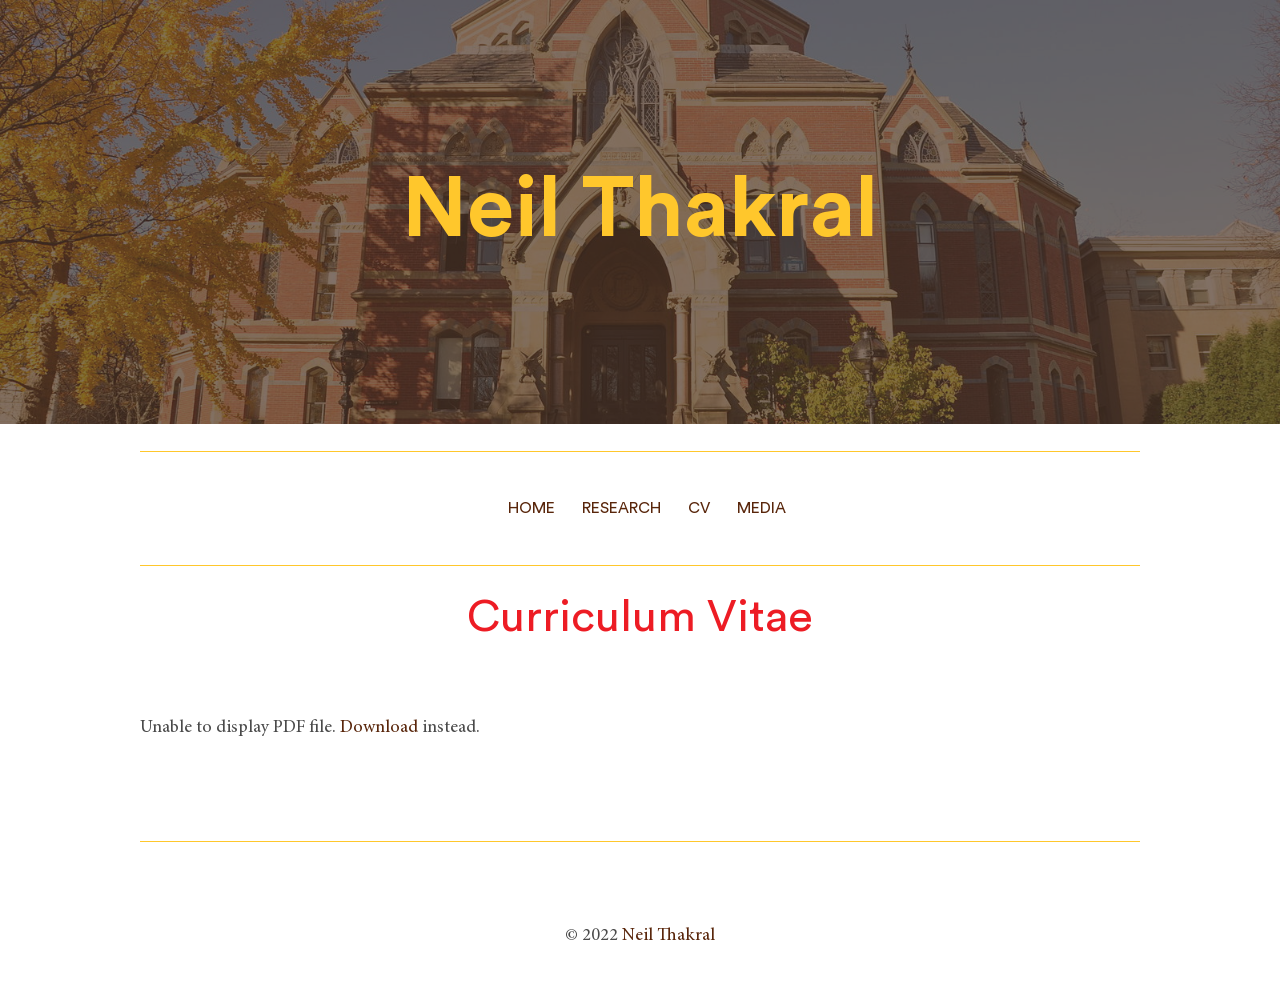
<file: cv/index.html>
<!DOCTYPE html>
<html lang="en-us">
    <head>
        
        
      <script async src="https://www.googletagmanager.com/gtag/js?id=G-1NZS7SWBW9"></script>
      <script>
        var doNotTrack = false;
        if ( true ) {
          var dnt = (navigator.doNotTrack || window.doNotTrack || navigator.msDoNotTrack);
          var doNotTrack = (dnt == "1" || dnt == "yes");
        }
        if (!doNotTrack) {
          window.dataLayer = window.dataLayer || [];
          function gtag(){dataLayer.push(arguments);}
          gtag('js', new Date());
          gtag('config', 'G-1NZS7SWBW9');
        }
      </script>


<meta charset="utf-8">
<meta http-equiv="X-UA-Compatible" content="chrome=1">
<meta name="HandheldFriendly" content="True">
<meta name="MobileOptimized" content="320">
<meta name="viewport" content="width=device-width, initial-scale=1.0">
<meta name="referrer" content="no-referrer">
<meta name="description" content="Assistant Professor, Brown University">
<title>
Curriculum Vitae - Neil Thakral
</title>

<link href="/cv/index.xml" rel="alternate" type="application/rss+xml" title="Neil Thakral" />

        
        <link rel="canonical" href="https://neilthakral.github.io/cv/"/>


<meta property="og:title" content="Curriculum Vitae - Neil Thakral" />
<meta property="og:type" content="website" />
<meta property="og:description" content="Assistant Professor, Brown University"/>
<meta property="og:url" content="https://neilthakral.github.io/cv/"/>
<meta property="og:site_name" content="Neil Thakral"/>






<meta property="og:image" content="https://neilthakral.github.io/home/background.jpg"/>


<meta property="og:image" content="https://neilthakral.github.io/home/nt.png"/>





<meta name="twitter:card" content="summary_large_image" />

<meta name="twitter:title" content="Curriculum Vitae - Neil Thakral" />
<meta name="twitter:description" content="Assistant Professor, Brown University" />
<meta name="twitter:image" content="https://neilthakral.github.io/home/background.jpg" />

        
<link rel="shortcut icon" href="/img/brown.ico">


        





<link rel="stylesheet" href="/css/main.min.4804cd0bc77c6822221f0ac5bb2a5fe150c0cc4644058b85601bee3cc0ce07ca.css" integrity="sha256-SATNC8d8aCIiHwrFuypf4VDAzEZEBYuFYBvuPMDOB8o=" crossorigin="anonymous" media="screen">




    <link rel="stylesheet" href="/css/custom.css" integrity="" crossorigin="anonymous" media="screen">
    <link rel="stylesheet" href="/css/academicons.css" integrity="" crossorigin="anonymous" media="screen">
    <link rel="stylesheet" href="/css/topbutton.css" integrity="" crossorigin="anonymous" media="screen">
    <link rel="stylesheet" href="/css/calendly.css" integrity="" crossorigin="anonymous" media="screen">

        
        
        
        
    </head>
    <body>
        <a id="topbutton"></a>
        
        
        <section id="top" class="hero is-medium">
            
            
            <div class="hero-head"></div>

            
            <div class="hero-body">
                <div class="container has-text-centered">
                    
                    <h1
                        class="title is-1 ">
                        Neil Thakral
                    </h1>
                    <div
                        class="subtitle is-3 ">
                        
                    </div>
                    
                </div>
            </div> 
            

            <div
                class="hero-foot ">
                
                
<div class="container">
    <hr>
    <nav class="navbar" role="navigation" aria-label="main navigation">
        
        <a role="button" class="navbar-burger" data-target="navMenu" aria-label="menu" aria-expanded="false" >
          <span aria-hidden="true"></span>
          <span aria-hidden="true"></span>
          <span aria-hidden="true"></span>
        </a>
        <div class="navbar-menu has-content-centered" id="navMenu">
            
            <a class="navbar-item" href="/">Home</a>
            
            
            
            
            
            <a class="navbar-item" href="/#research">
                
                Research
                
            </a>
            
            
            
            <a class="navbar-item" href="/cv">
                
                CV
                
            </a>
            
            
            
            <a class="navbar-item" href="/media">
                
                Media
                
            </a>
            
            
            
        </div>
    </nav>
    <hr>
</div>


            </div>
        </section> 

        <div class="container">
            <h1 class="title is-2 has-text-centered">Curriculum Vitae</h1>
        </div>
        
        
        <div class="section">
            
<div class="container markdown top-pad">
    

<object
    data="/files/CV.pdf#view=Fit&amp;page=1" width="100%" height="500px"type="application/pdf"
>
    <p>Unable to display PDF file. <a href="/files/CV.pdf#view=Fit&amp;page=1">Download</a> instead.</p>
</object>


</div>
<div class="container">
    <ul>
        
    </ul>
</div>
</body>

        </div>

        <div class="container">
            <hr>
        </div>

        
        <div class="container has-text-centered">
            <div class="social-icons">
    
</div>

        </div>
        <div class="section" id="footer">
    <div class="container has-text-centered">
    
        © 2022 <a href="https://neilthakral.github.io">Neil Thakral</a>
    
    </div>
</div>

        

        
        


<script src="https://neilthakral.github.io/js/bundle.5c23c0437f001a469ca373a465a6f7487203d18e10cdff76d86a60af66d5ee28.js" integrity="sha256-XCPAQ38AGkaco3OkZab3SHID0Y4Qzf922Gpgr2bV7ig="></script>



    <script src="https://neilthakral.github.io/js/custom.min.js" integrity=""></script>
    <script src="https://neilthakral.github.io/js/calendly.min.js" integrity=""></script>

        
        
        
        
    </body>
</html>
</file>
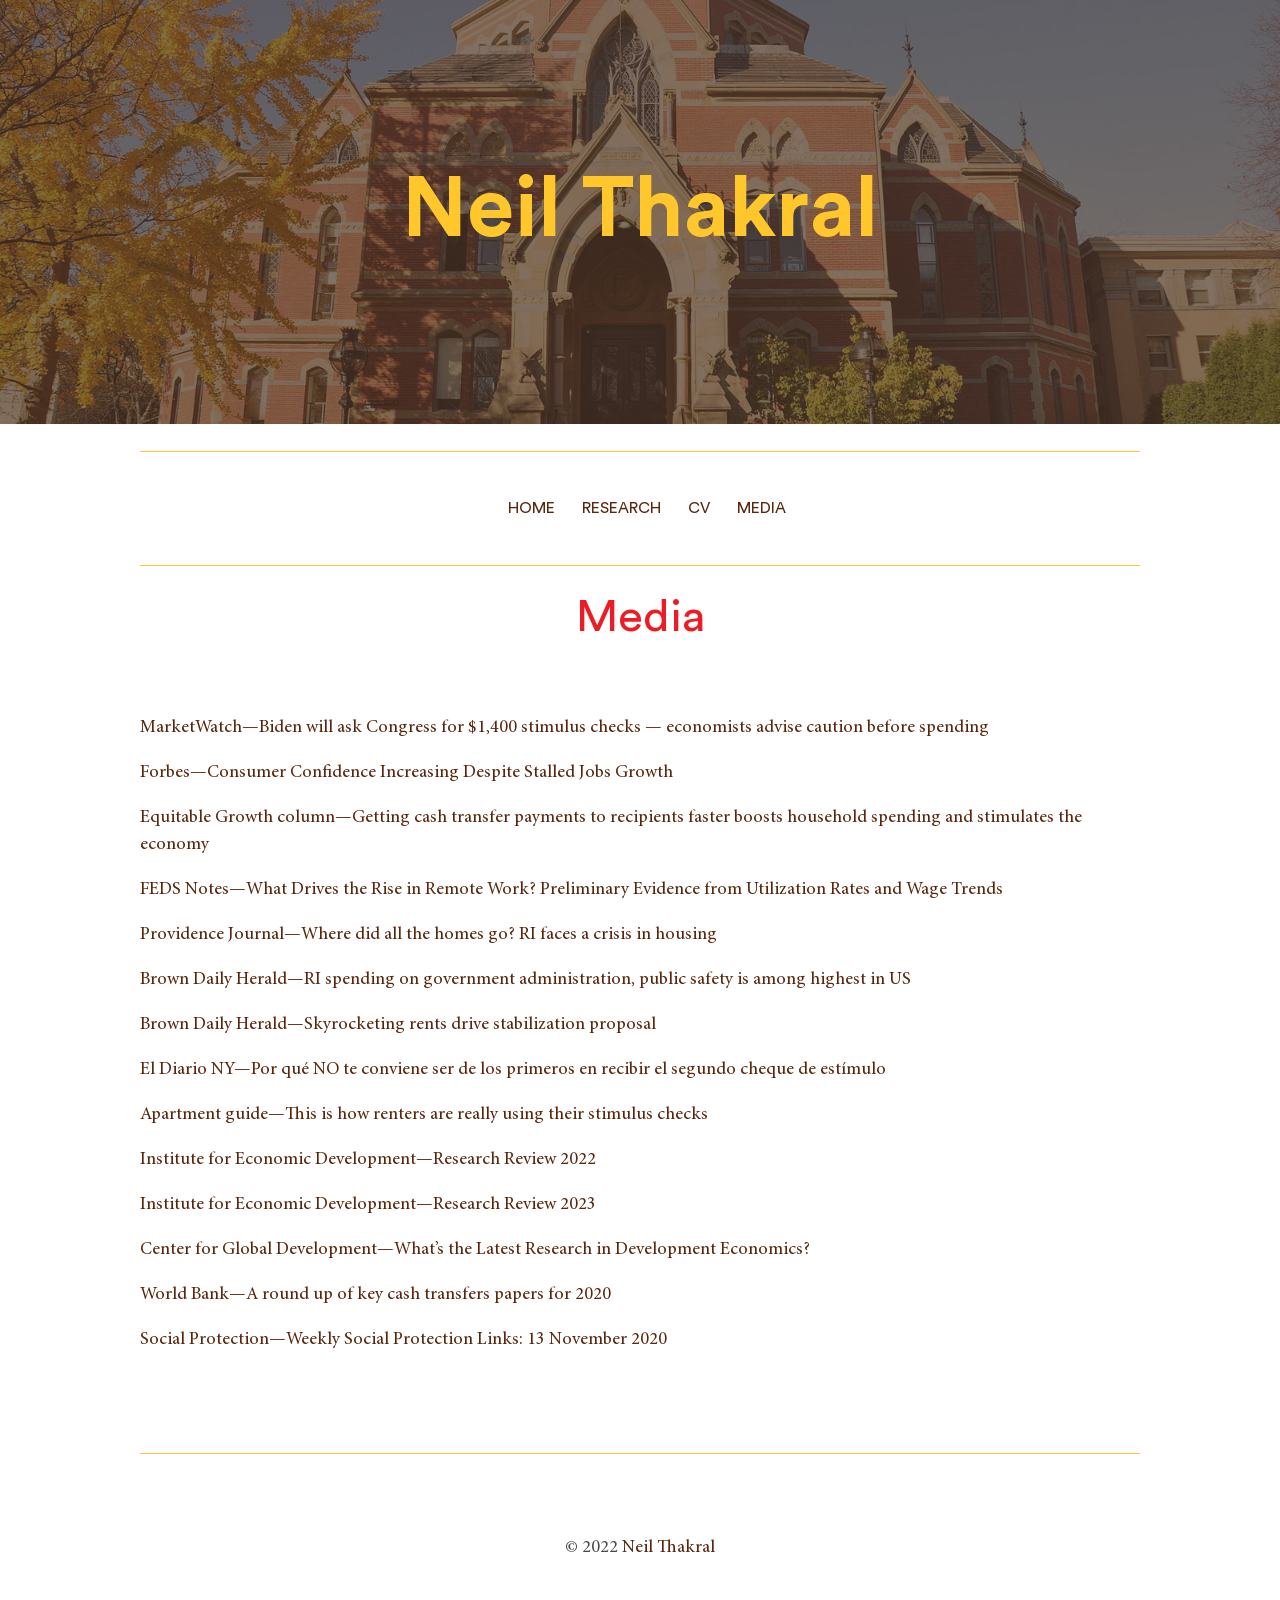
<file: media/index.html>
<!DOCTYPE html>
<html lang="en-us">
    <head>
        
        
      <script async src="https://www.googletagmanager.com/gtag/js?id=G-1NZS7SWBW9"></script>
      <script>
        var doNotTrack = false;
        if ( true ) {
          var dnt = (navigator.doNotTrack || window.doNotTrack || navigator.msDoNotTrack);
          var doNotTrack = (dnt == "1" || dnt == "yes");
        }
        if (!doNotTrack) {
          window.dataLayer = window.dataLayer || [];
          function gtag(){dataLayer.push(arguments);}
          gtag('js', new Date());
          gtag('config', 'G-1NZS7SWBW9');
        }
      </script>


<meta charset="utf-8">
<meta http-equiv="X-UA-Compatible" content="chrome=1">
<meta name="HandheldFriendly" content="True">
<meta name="MobileOptimized" content="320">
<meta name="viewport" content="width=device-width, initial-scale=1.0">
<meta name="referrer" content="no-referrer">
<meta name="description" content="Assistant Professor, Brown University">
<title>
Media - Neil Thakral
</title>

<link href="/media/index.xml" rel="alternate" type="application/rss+xml" title="Neil Thakral" />

        
        <link rel="canonical" href="https://neilthakral.github.io/media/"/>


<meta property="og:title" content="Media - Neil Thakral" />
<meta property="og:type" content="website" />
<meta property="og:description" content="Assistant Professor, Brown University"/>
<meta property="og:url" content="https://neilthakral.github.io/media/"/>
<meta property="og:site_name" content="Neil Thakral"/>






<meta property="og:image" content="https://neilthakral.github.io/home/background.jpg"/>


<meta property="og:image" content="https://neilthakral.github.io/home/nt.png"/>





<meta name="twitter:card" content="summary_large_image" />

<meta name="twitter:title" content="Media - Neil Thakral" />
<meta name="twitter:description" content="Assistant Professor, Brown University" />
<meta name="twitter:image" content="https://neilthakral.github.io/home/background.jpg" />

        
<link rel="shortcut icon" href="/img/brown.ico">


        





<link rel="stylesheet" href="/css/main.min.4804cd0bc77c6822221f0ac5bb2a5fe150c0cc4644058b85601bee3cc0ce07ca.css" integrity="sha256-SATNC8d8aCIiHwrFuypf4VDAzEZEBYuFYBvuPMDOB8o=" crossorigin="anonymous" media="screen">




    <link rel="stylesheet" href="/css/custom.css" integrity="" crossorigin="anonymous" media="screen">
    <link rel="stylesheet" href="/css/academicons.css" integrity="" crossorigin="anonymous" media="screen">
    <link rel="stylesheet" href="/css/topbutton.css" integrity="" crossorigin="anonymous" media="screen">
    <link rel="stylesheet" href="/css/calendly.css" integrity="" crossorigin="anonymous" media="screen">

        
        
        
        
    </head>
    <body>
        <a id="topbutton"></a>
        
        
        <section id="top" class="hero is-medium">
            
            
            <div class="hero-head"></div>

            
            <div class="hero-body">
                <div class="container has-text-centered">
                    
                    <h1
                        class="title is-1 ">
                        Neil Thakral
                    </h1>
                    <div
                        class="subtitle is-3 ">
                        
                    </div>
                    
                </div>
            </div> 
            

            <div
                class="hero-foot ">
                
                
<div class="container">
    <hr>
    <nav class="navbar" role="navigation" aria-label="main navigation">
        
        <a role="button" class="navbar-burger" data-target="navMenu" aria-label="menu" aria-expanded="false" >
          <span aria-hidden="true"></span>
          <span aria-hidden="true"></span>
          <span aria-hidden="true"></span>
        </a>
        <div class="navbar-menu has-content-centered" id="navMenu">
            
            <a class="navbar-item" href="/">Home</a>
            
            
            
            
            
            <a class="navbar-item" href="/#research">
                
                Research
                
            </a>
            
            
            
            <a class="navbar-item" href="/cv">
                
                CV
                
            </a>
            
            
            
            <a class="navbar-item" href="/media">
                
                Media
                
            </a>
            
            
            
        </div>
    </nav>
    <hr>
</div>


            </div>
        </section> 

        <div class="container">
            <h1 class="title is-2 has-text-centered">Media</h1>
        </div>
        
        
        <div class="section">
            
<div class="container markdown top-pad">
    <p><a href="https://www.marketwatch.com/story/stimulus-checks-are-rolling-out-quickly-but-only-after-months-of-negotiations-why-it-matters-when-the-money-hits-your-account-11609354486">MarketWatch&mdash;Biden will ask Congress for $1,400 stimulus checks — economists advise caution before spending</a></p>
<p><a href="https://www.forbes.com/advisor/personal-finance/consumer-confidence-increasing-despite-stalled-jobs-growth/">Forbes&mdash;Consumer Confidence Increasing Despite Stalled Jobs Growth</a></p>
<p><a href="https://equitablegrowth.org/getting-cash-transfer-payments-to-recipients-faster-boosts-household-spending-and-stimulates-the-economy/">Equitable Growth column&mdash;Getting cash transfer payments to recipients faster boosts household spending and stimulates the economy</a></p>
<p><a href="https://www.federalreserve.gov/econres/notes/feds-notes/what-drives-the-rise-in-remote-work-preliminary-evidence-from-utilization-rates-and-wage-trends-20250603.html">FEDS Notes&mdash;What Drives the Rise in Remote Work? Preliminary Evidence from Utilization Rates and Wage Trends</a></p>
<p><a href="https://www.providencejournal.com/in-depth/news/local/2021/09/23/rhode-island-affordable-housing-crunch-is-becoming-a-crisis-real-estate/8320314002/">Providence Journal&mdash;Where did all the homes go? RI faces a crisis in housing</a></p>
<p><a href="https://www.browndailyherald.com/article/2025/10/ri-spending-on-government-administration-public-safety-is-among-highest-in-us">Brown Daily Herald&mdash;RI spending on government administration, public safety is among highest in US</a></p>
<p><a href="https://www.browndailyherald.com/article/2024/02/skyrocketing-rents-drive-stabilization-proposal">Brown Daily Herald&mdash;Skyrocketing rents drive stabilization proposal</a></p>
<p><a href="https://eldiariony.com/2021/01/04/por-que-no-te-conviene-ser-de-los-primeros-en-recibir-el-segundo-cheque-de-estimulo/">El Diario NY&mdash;Por qué NO te conviene ser de los primeros en recibir el segundo cheque de estímulo</a></p>
<p><a href="https://www.apartmentguide.com/blog/renting-and-stimulus-checks/">Apartment guide&mdash;This is how renters are really using their stimulus checks</a></p>
<p><a href="https://www.bu.edu/econ/files/2022/10/IED-Research-Review-2022.pdf">Institute for Economic Development&mdash;Research Review 2022</a></p>
<p><a href="https://www.bu.edu/econ/files/2023/08/Research-Review-2023_FINAL.pdf">Institute for Economic Development&mdash;Research Review 2023</a></p>
<p><a href="https://www.cgdev.org/blog/whats-latest-research-development-economics-round-neudc-2020#cash-transfers">Center for Global Development&mdash;What&rsquo;s the Latest Research in Development Economics?</a></p>
<p><a href="https://blogs.worldbank.org/developmenttalk/round-key-cash-transfers-papers-2020">World Bank&mdash;A round up of key cash transfers papers for 2020</a></p>
<p><a href="https://socialprotection.org/discover/blog/weekly-social-protection-links-13-november-2020">Social Protection&mdash;Weekly Social Protection Links: 13 November 2020</a></p>

</div>
<div class="container">
    <ul>
        
    </ul>
</div>
</body>

        </div>

        <div class="container">
            <hr>
        </div>

        
        <div class="container has-text-centered">
            <div class="social-icons">
    
</div>

        </div>
        <div class="section" id="footer">
    <div class="container has-text-centered">
    
        © 2022 <a href="https://neilthakral.github.io">Neil Thakral</a>
    
    </div>
</div>

        

        
        


<script src="https://neilthakral.github.io/js/bundle.5c23c0437f001a469ca373a465a6f7487203d18e10cdff76d86a60af66d5ee28.js" integrity="sha256-XCPAQ38AGkaco3OkZab3SHID0Y4Qzf922Gpgr2bV7ig="></script>



    <script src="https://neilthakral.github.io/js/custom.min.js" integrity=""></script>
    <script src="https://neilthakral.github.io/js/calendly.min.js" integrity=""></script>

        
        
        
        
    </body>
</html>
</file>
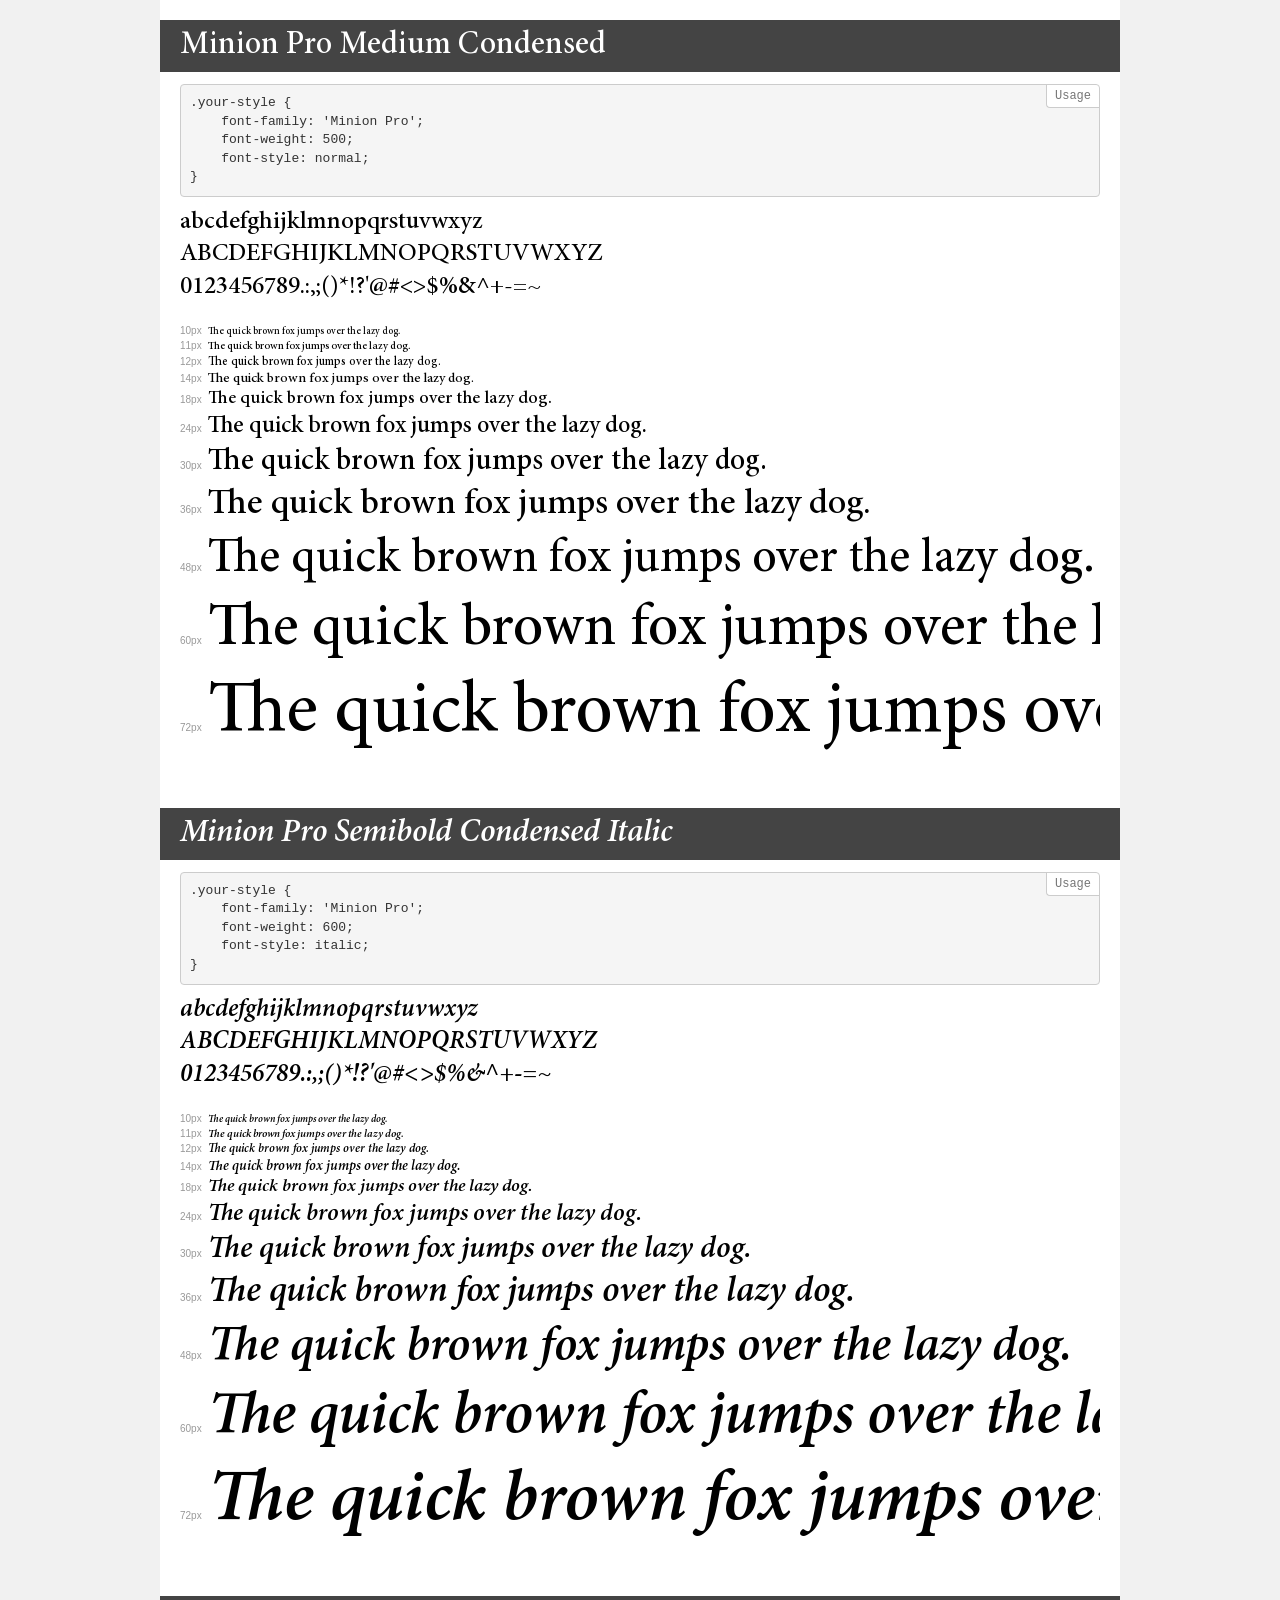
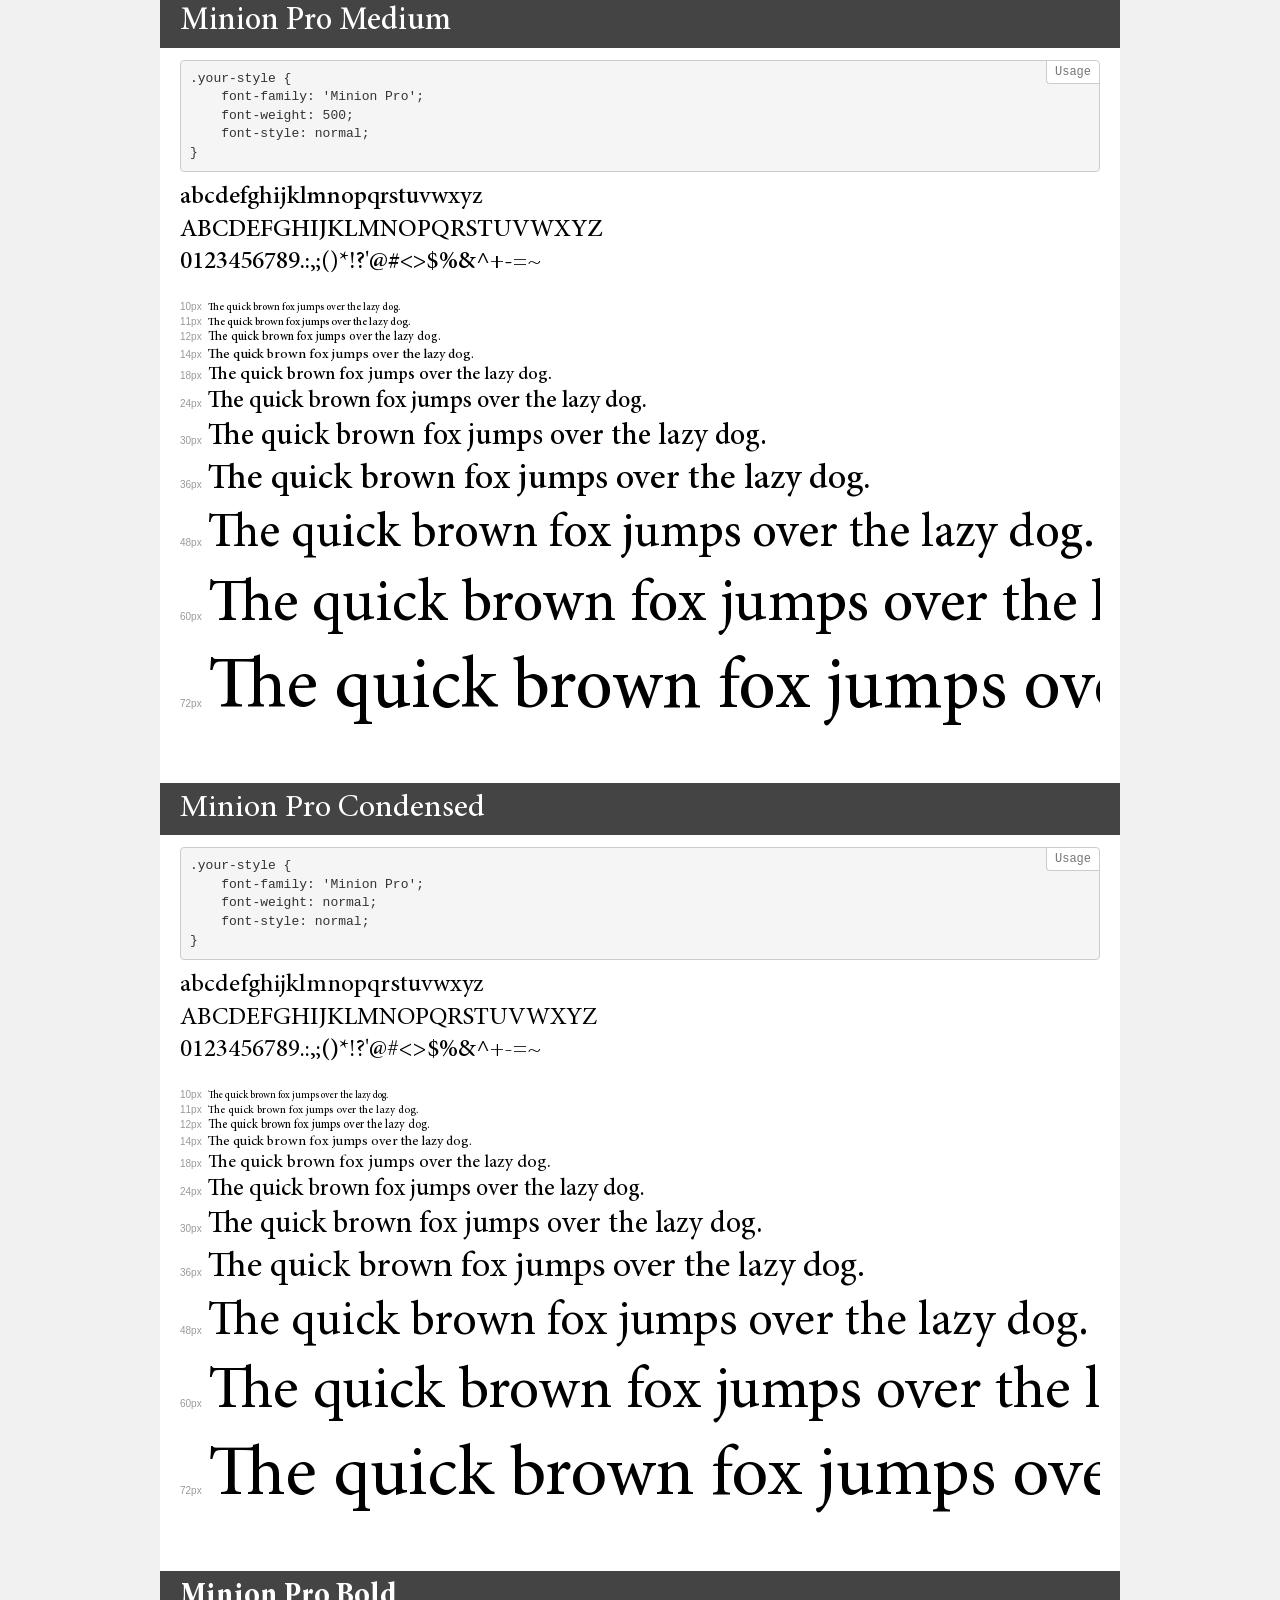
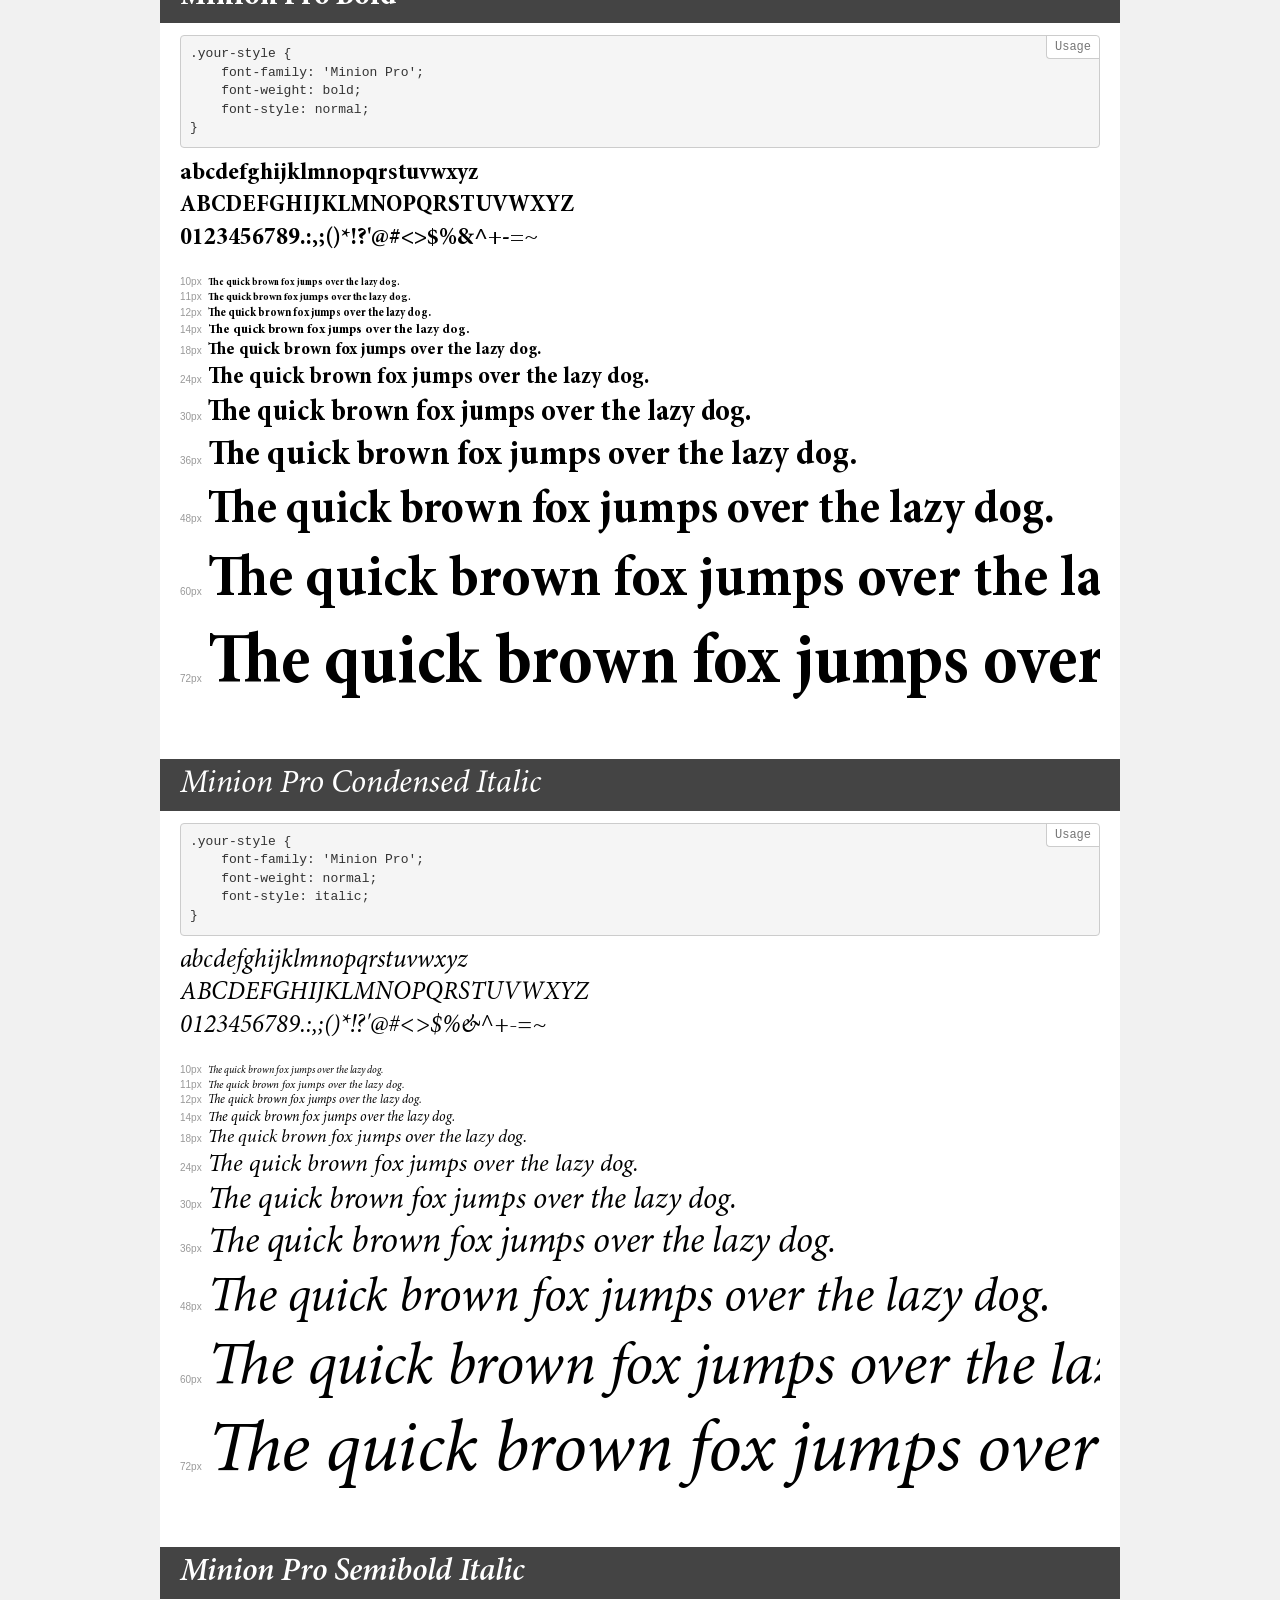
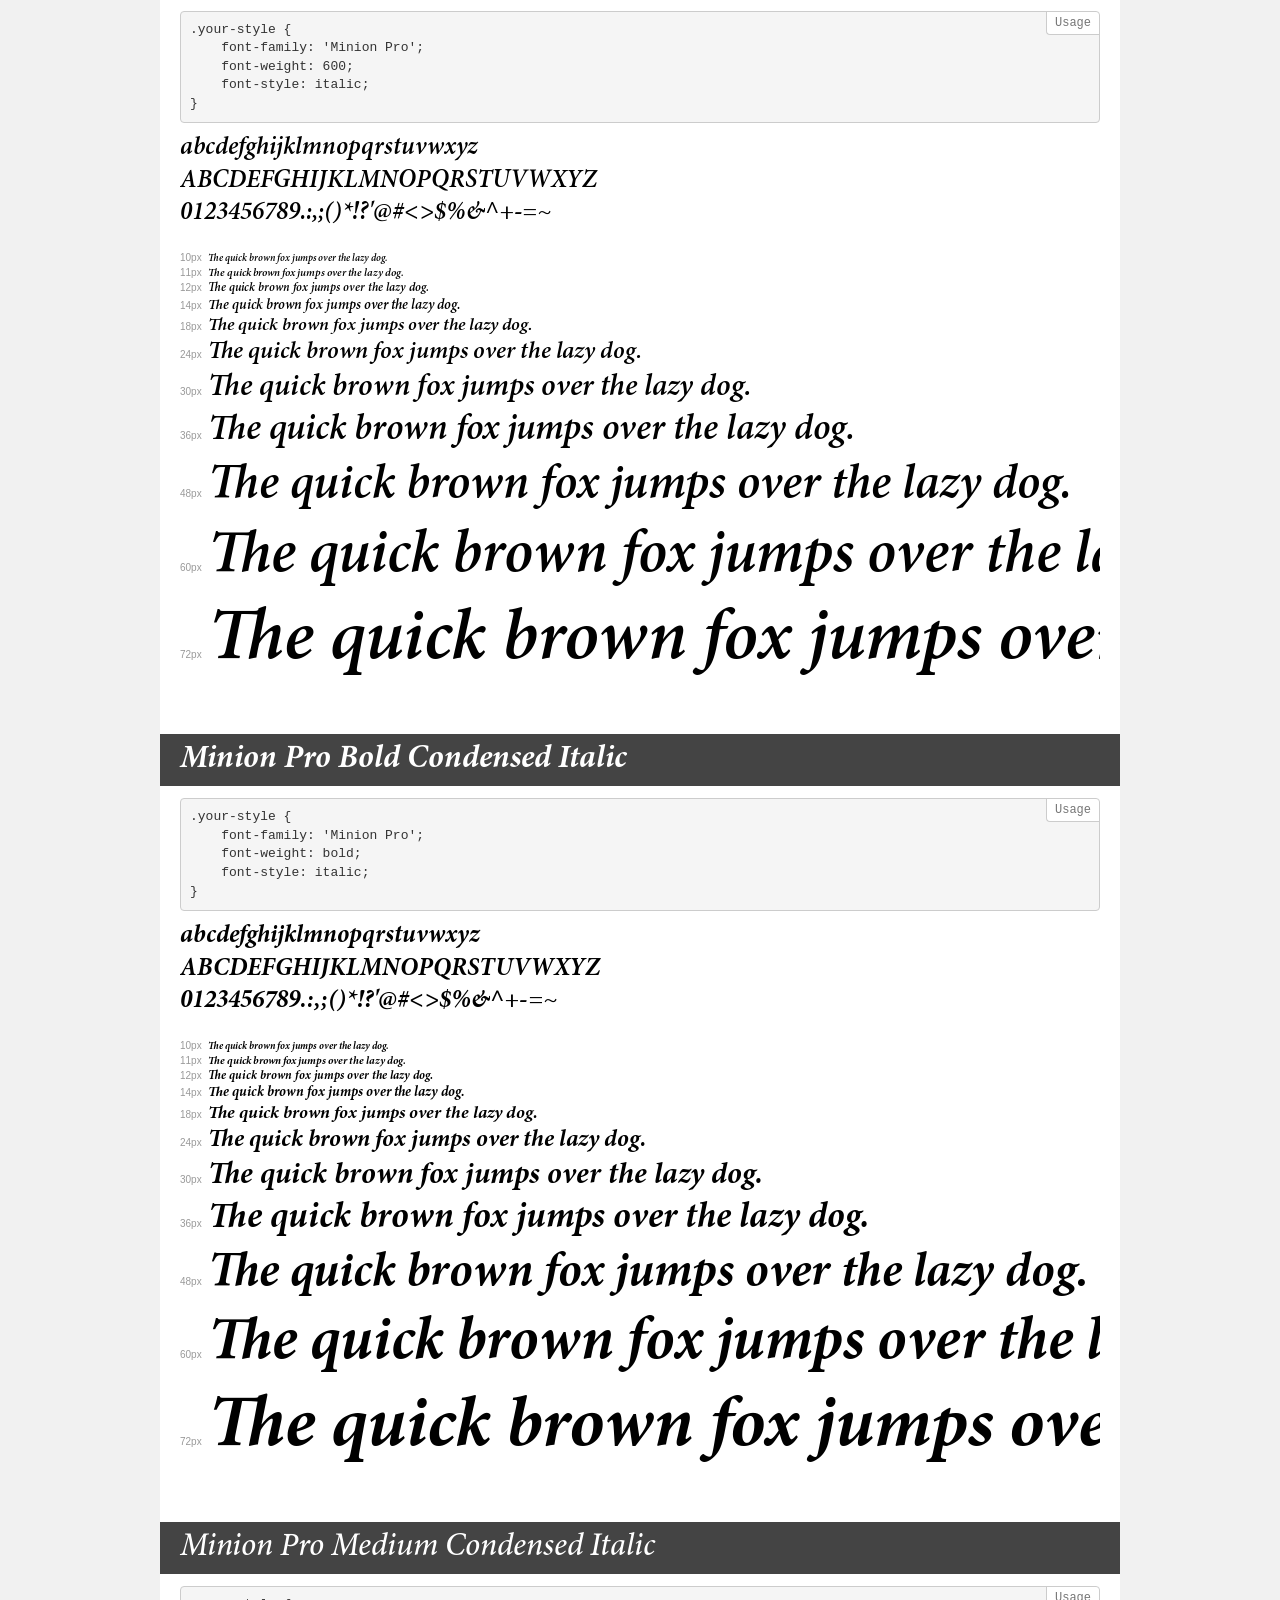
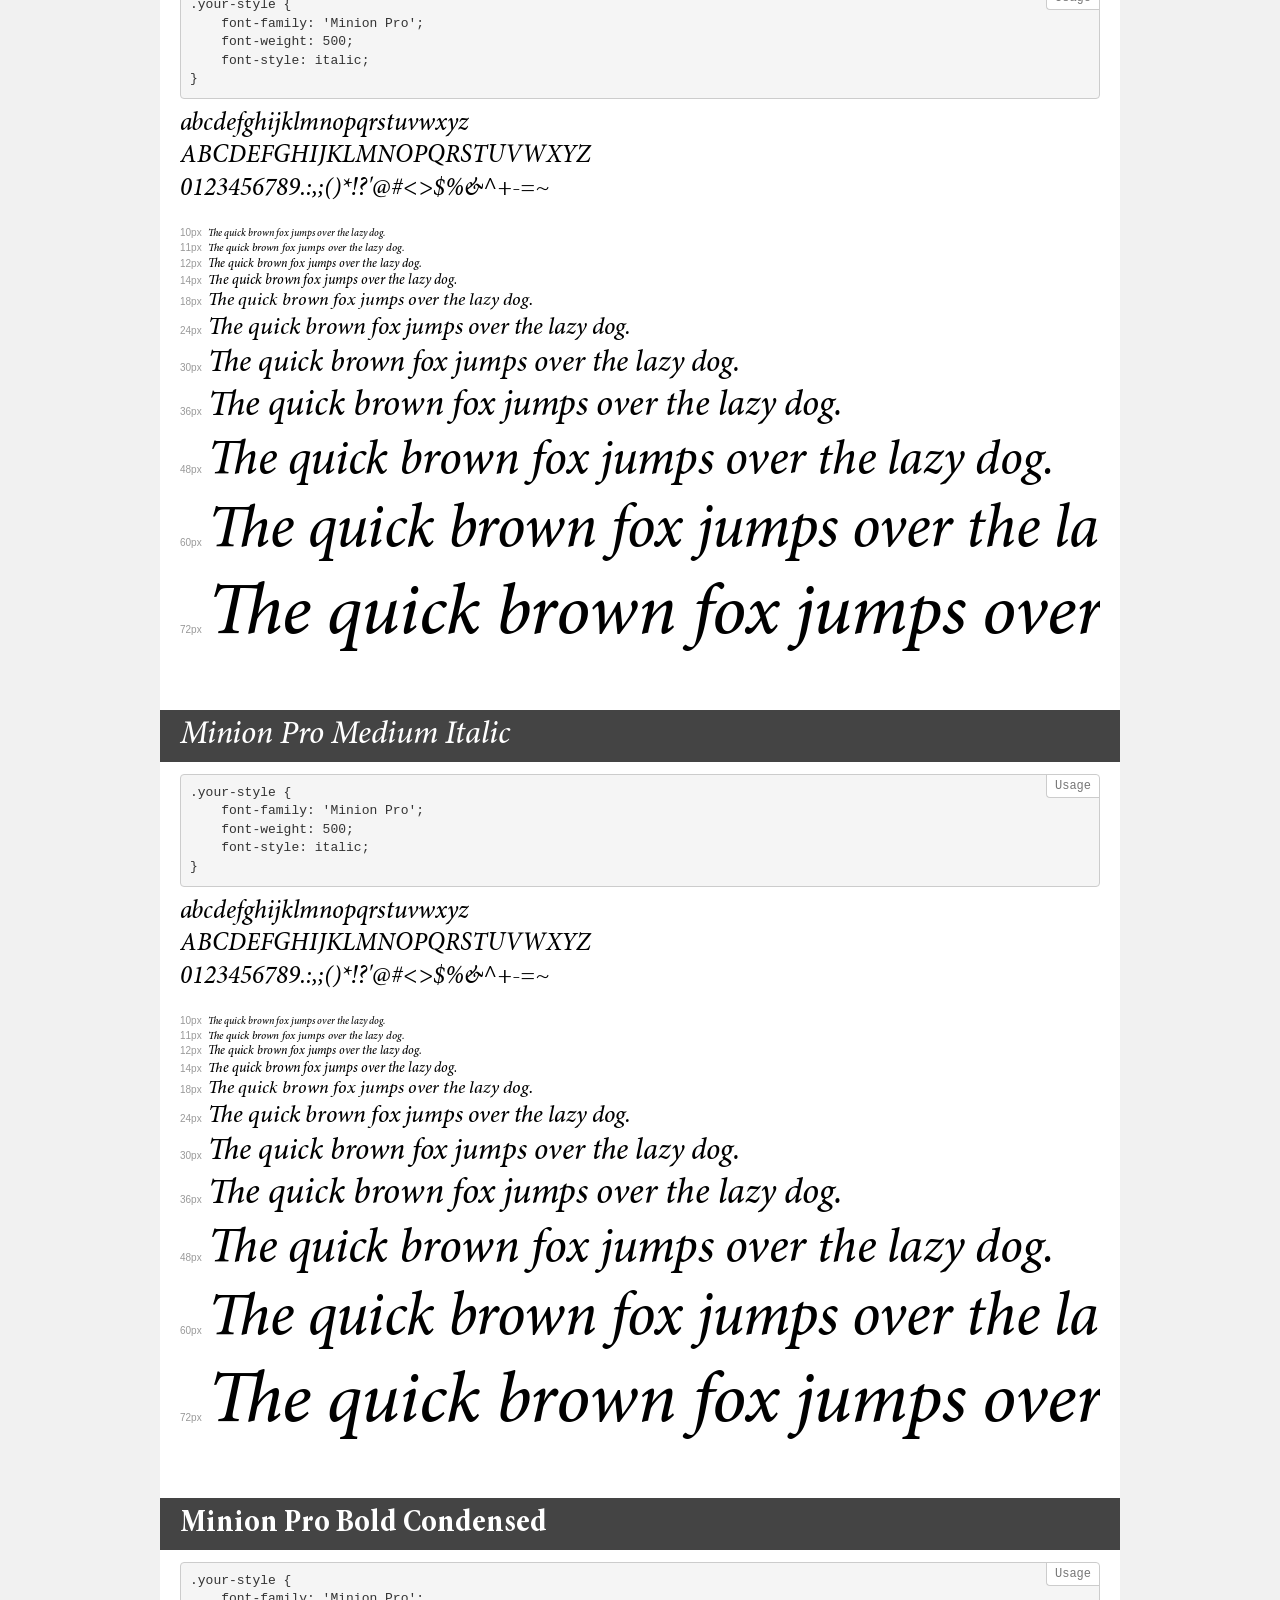
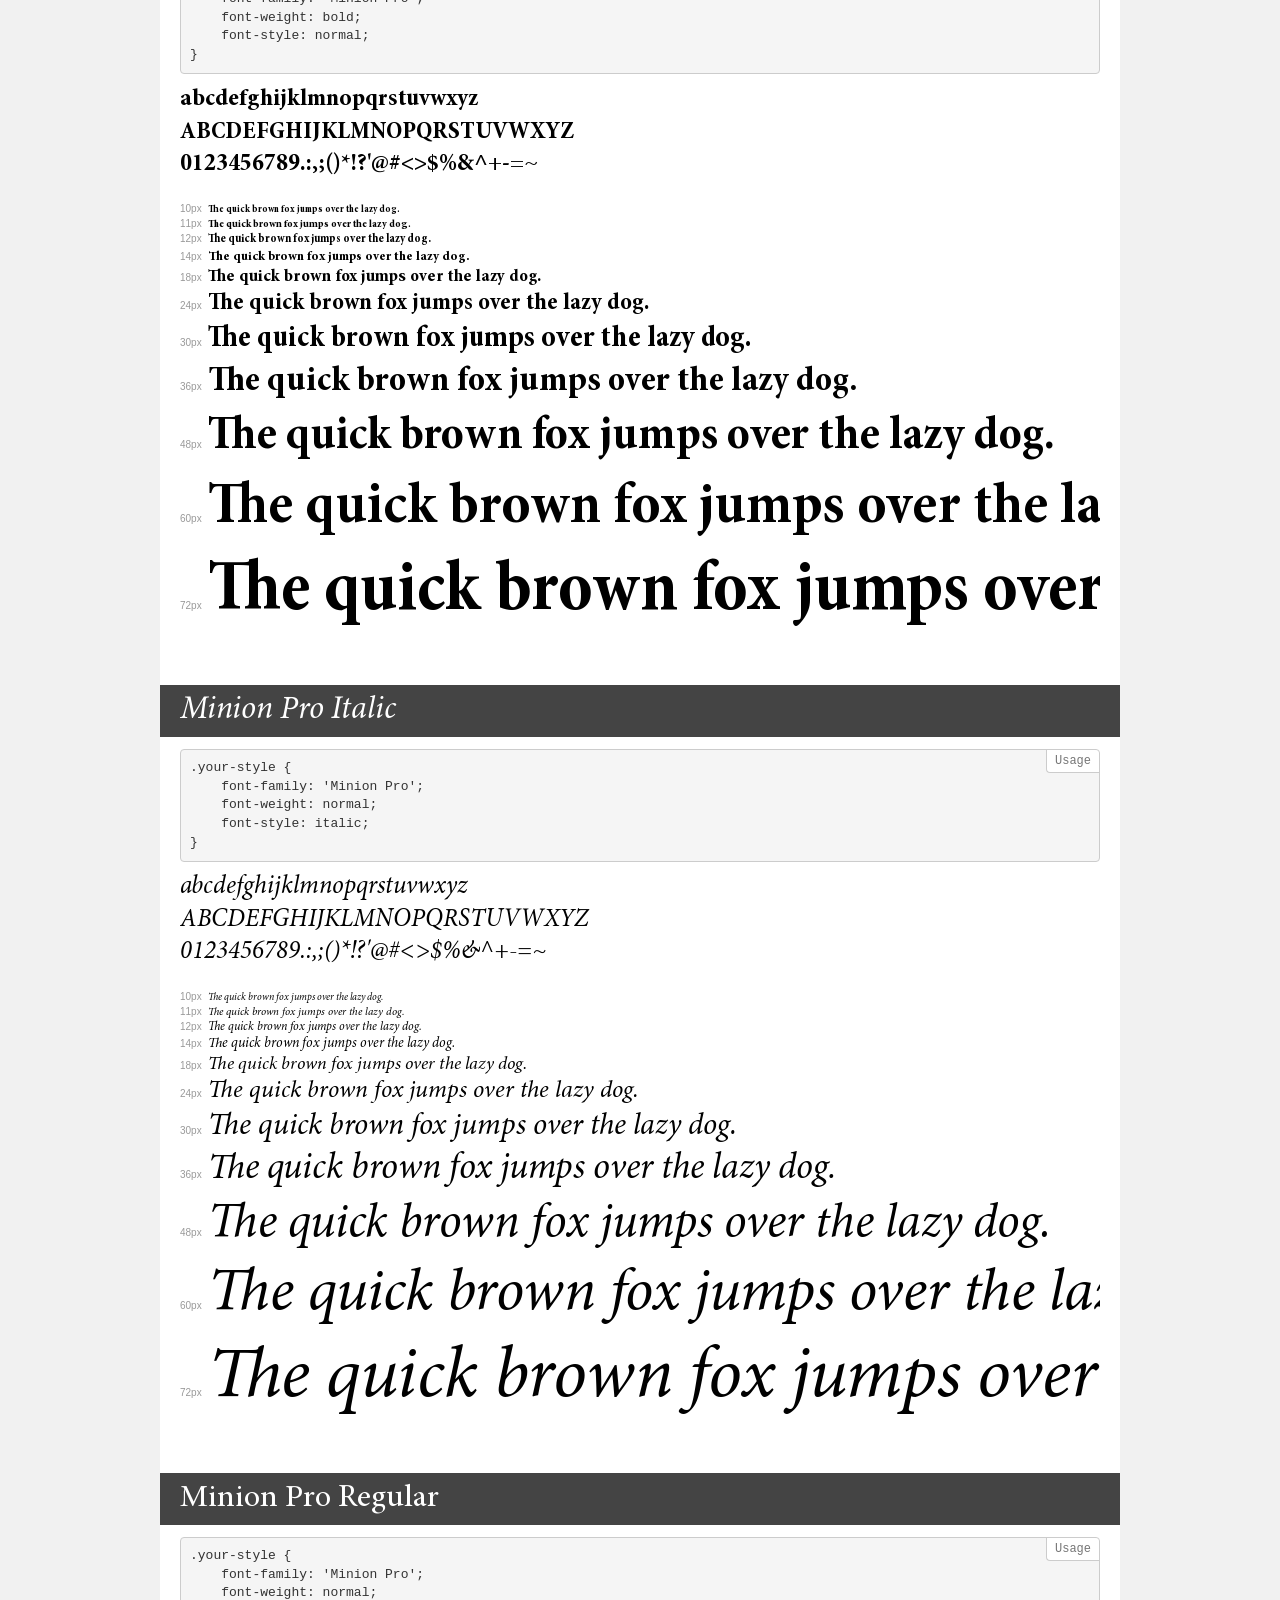
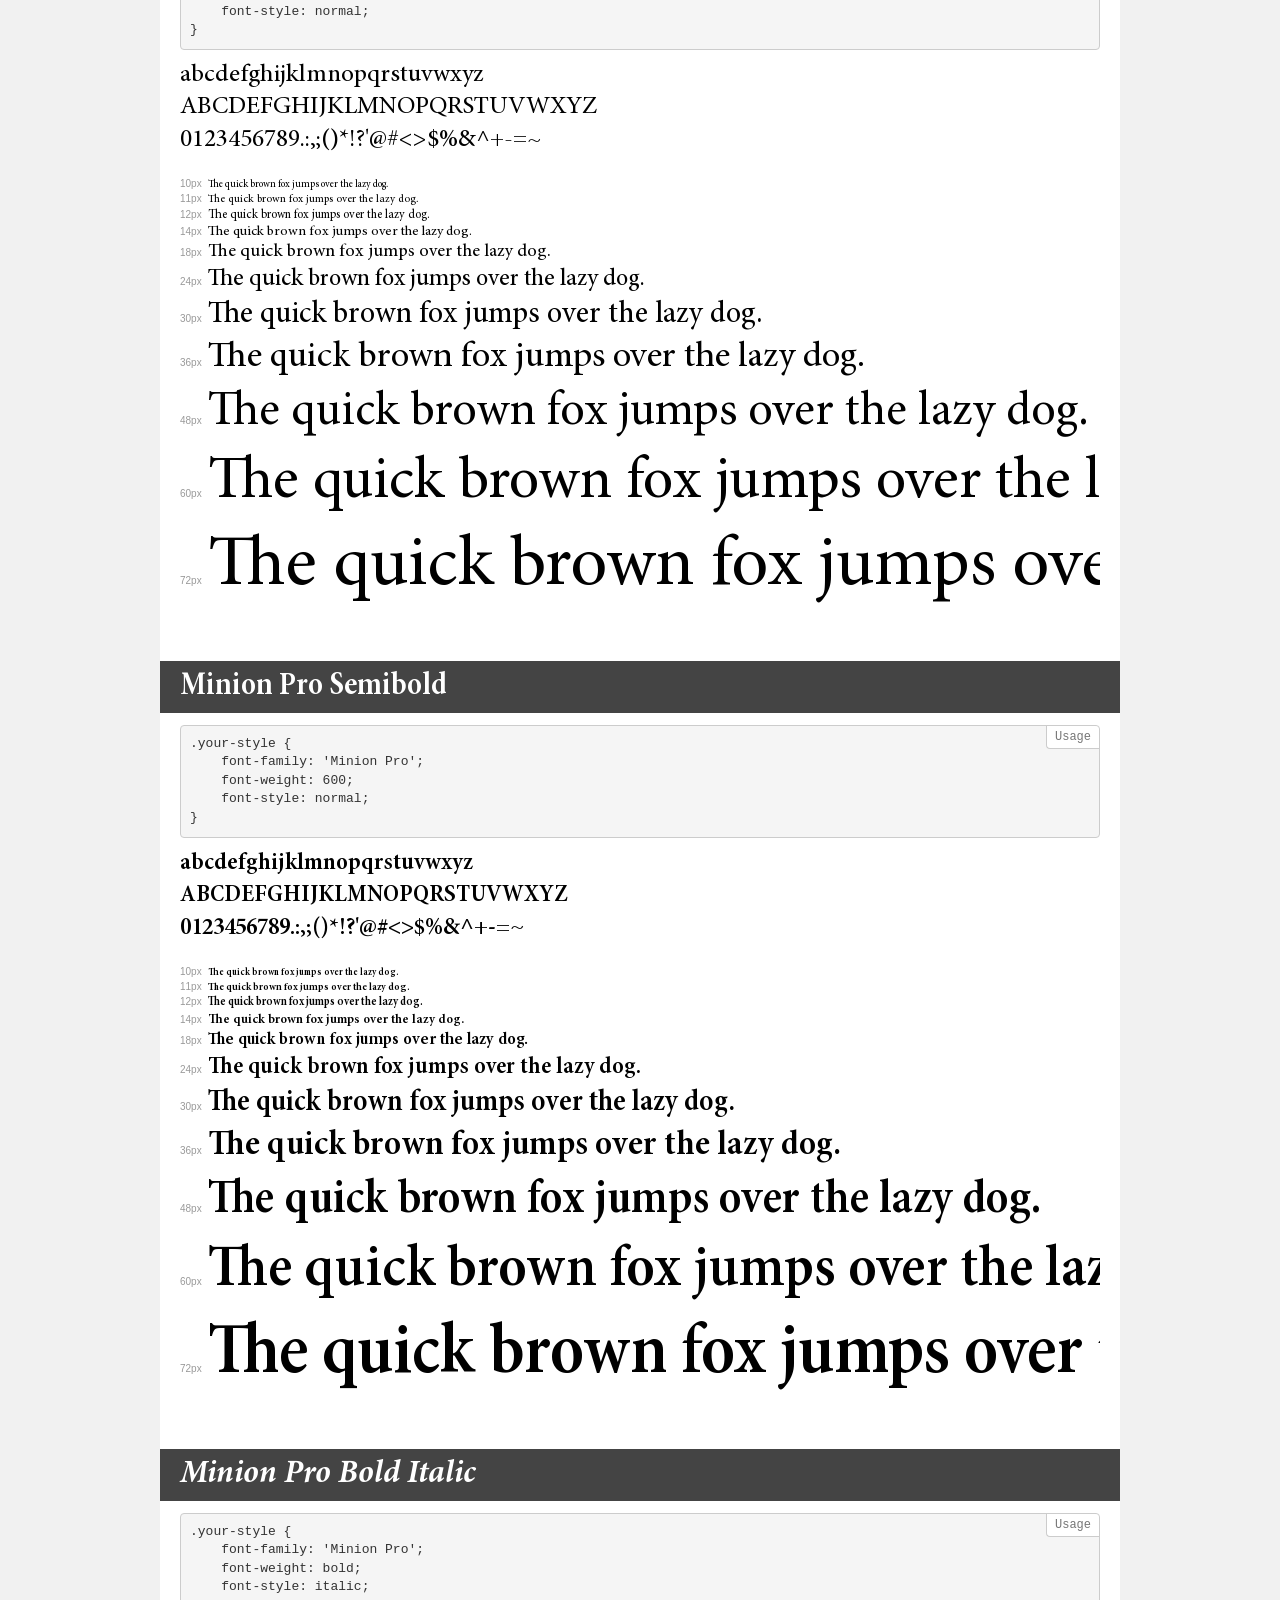
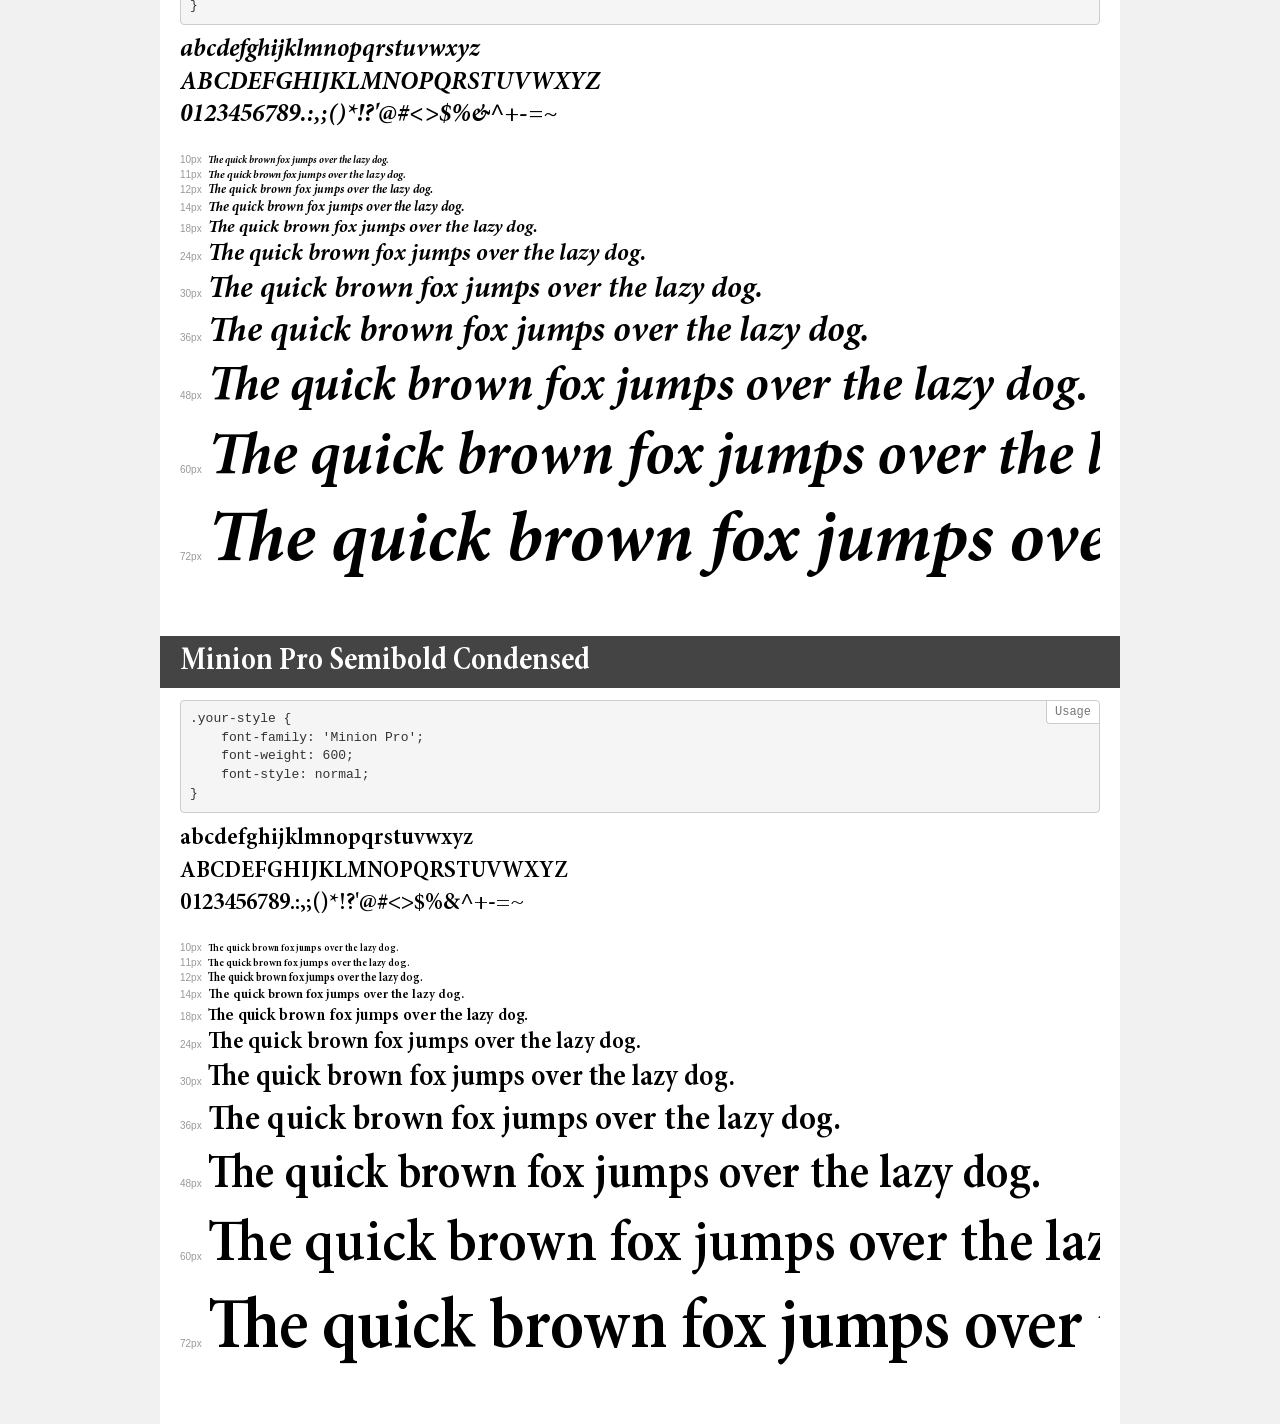
<file: fonts/MinionPro/demo.html>
<!DOCTYPE html>
<html>
<head>
    <meta charset="utf-8">
    <meta http-equiv="X-UA-Compatible" content="IE=edge">
    <meta name="viewport" content="width=device-width, initial-scale=1">
    <meta name="robots" content="noindex, noarchive">
    <meta name="format-detection" content="telephone=no">
    <title>Transfonter demo</title>
    <link href="stylesheet.css" rel="stylesheet">
    <style>
        /*
        http://meyerweb.com/eric/tools/css/reset/
        v2.0 | 20110126
        License: none (public domain)
        */
        html, body, div, span, applet, object, iframe,
        h1, h2, h3, h4, h5, h6, p, blockquote, pre,
        a, abbr, acronym, address, big, cite, code,
        del, dfn, em, img, ins, kbd, q, s, samp,
        small, strike, strong, sub, sup, tt, var,
        b, u, i, center,
        dl, dt, dd, ol, ul, li,
        fieldset, form, label, legend,
        table, caption, tbody, tfoot, thead, tr, th, td,
        article, aside, canvas, details, embed,
        figure, figcaption, footer, header, hgroup,
        menu, nav, output, ruby, section, summary,
        time, mark, audio, video {
            margin: 0;
            padding: 0;
            border: 0;
            font-size: 100%;
            font: inherit;
            vertical-align: baseline;
        }
        /* HTML5 display-role reset for older browsers */
        article, aside, details, figcaption, figure,
        footer, header, hgroup, menu, nav, section {
            display: block;
        }
        body {
            line-height: 1;
        }
        ol, ul {
            list-style: none;
        }
        blockquote, q {
            quotes: none;
        }
        blockquote:before, blockquote:after,
        q:before, q:after {
            content: '';
            content: none;
        }
        table {
            border-collapse: collapse;
            border-spacing: 0;
        }
        /* common styles */
        body {
            background: #f1f1f1;
            color: #000;
        }
        .page {
            background: #fff;
            width: 920px;
            margin: 0 auto;
            padding: 20px 20px 0 20px;
            overflow: hidden;
        }
        .font-container {
            overflow-x: auto;
            overflow-y: hidden;
            margin-bottom: 40px;
            line-height: 1.3;
            white-space: nowrap;
            padding-bottom: 5px;
        }
        h1 {
            position: relative;
            background: #444;
            font-size: 32px;
            color: #fff;
            padding: 10px 20px;
            margin: 0 -20px 12px -20px;
        }
        .letters {
            font-size: 25px;
            margin-bottom: 20px;
        }
        .s10:before {
            content: '10px';
        }
        .s11:before {
            content: '11px';
        }
        .s12:before {
            content: '12px';
        }
        .s14:before {
            content: '14px';
        }
        .s18:before {
            content: '18px';
        }
        .s24:before {
            content: '24px';
        }
        .s30:before {
            content: '30px';
        }
        .s36:before {
            content: '36px';
        }
        .s48:before {
            content: '48px';
        }
        .s60:before {
            content: '60px';
        }
        .s72:before {
            content: '72px';
        }
        .s10:before, .s11:before, .s12:before, .s14:before,
        .s18:before, .s24:before, .s30:before, .s36:before,
        .s48:before, .s60:before, .s72:before {
            font-family: Arial, sans-serif;
            font-size: 10px;
            font-weight: normal;
            font-style: normal;
            color: #999;
            padding-right: 6px;
        }
        pre {
            display: block;
            position: relative;
            padding: 9px;
            margin: 0 0 10px;
            font-family: Monaco, Menlo, Consolas, "Courier New", monospace !important;
            font-size: 13px;
            line-height: 1.428571429;
            color: #333;
            font-weight: normal !important;
            font-style: normal !important;
            background-color: #f5f5f5;
            border: 1px solid #ccc;
            overflow-x: auto;
            border-radius: 4px;
        }
        pre:after {
            display: block;
            position: absolute;
            right: 0;
            top: 0;
            content: 'Usage';
            line-height: 1;
            padding: 5px 8px;
            font-size: 12px;
            color: #767676;
            background-color: #fff;
            border: 1px solid #ccc;
            border-right: none;
            border-top: none;
            border-radius: 0 4px 0 4px;
            z-index: 10;
        }
        /* responsive */
        @media (max-width: 959px) {
            .page {
                width: auto;
                margin: 0;
            }
        }
    </style>
</head>
<body>
<div class="page">
    <div class="demo" style="font-family: 'Minion Pro'; font-weight: 500; font-style: normal;">
        <h1>Minion Pro Medium Condensed</h1>
        <pre>.your-style {
    font-family: 'Minion Pro';
    font-weight: 500;
    font-style: normal;
}</pre>
        <div class="font-container">
            <p class="letters">
                abcdefghijklmnopqrstuvwxyz<br>
ABCDEFGHIJKLMNOPQRSTUVWXYZ<br>
                0123456789.:,;()*!?'@#<>$%&^+-=~
            </p>
            <p class="s10" style="font-size: 10px;">The quick brown fox jumps over the lazy dog.</p>
            <p class="s11" style="font-size: 11px;">The quick brown fox jumps over the lazy dog.</p>
            <p class="s12" style="font-size: 12px;">The quick brown fox jumps over the lazy dog.</p>
            <p class="s14" style="font-size: 14px;">The quick brown fox jumps over the lazy dog.</p>
            <p class="s18" style="font-size: 18px;">The quick brown fox jumps over the lazy dog.</p>
            <p class="s24" style="font-size: 24px;">The quick brown fox jumps over the lazy dog.</p>
            <p class="s30" style="font-size: 30px;">The quick brown fox jumps over the lazy dog.</p>
            <p class="s36" style="font-size: 36px;">The quick brown fox jumps over the lazy dog.</p>
            <p class="s48" style="font-size: 48px;">The quick brown fox jumps over the lazy dog.</p>
            <p class="s60" style="font-size: 60px;">The quick brown fox jumps over the lazy dog.</p>
            <p class="s72" style="font-size: 72px;">The quick brown fox jumps over the lazy dog.</p>
        </div>
    </div>
    <div class="demo" style="font-family: 'Minion Pro'; font-weight: 600; font-style: italic;">
        <h1>Minion Pro Semibold Condensed Italic</h1>
        <pre>.your-style {
    font-family: 'Minion Pro';
    font-weight: 600;
    font-style: italic;
}</pre>
        <div class="font-container">
            <p class="letters">
                abcdefghijklmnopqrstuvwxyz<br>
ABCDEFGHIJKLMNOPQRSTUVWXYZ<br>
                0123456789.:,;()*!?'@#<>$%&^+-=~
            </p>
            <p class="s10" style="font-size: 10px;">The quick brown fox jumps over the lazy dog.</p>
            <p class="s11" style="font-size: 11px;">The quick brown fox jumps over the lazy dog.</p>
            <p class="s12" style="font-size: 12px;">The quick brown fox jumps over the lazy dog.</p>
            <p class="s14" style="font-size: 14px;">The quick brown fox jumps over the lazy dog.</p>
            <p class="s18" style="font-size: 18px;">The quick brown fox jumps over the lazy dog.</p>
            <p class="s24" style="font-size: 24px;">The quick brown fox jumps over the lazy dog.</p>
            <p class="s30" style="font-size: 30px;">The quick brown fox jumps over the lazy dog.</p>
            <p class="s36" style="font-size: 36px;">The quick brown fox jumps over the lazy dog.</p>
            <p class="s48" style="font-size: 48px;">The quick brown fox jumps over the lazy dog.</p>
            <p class="s60" style="font-size: 60px;">The quick brown fox jumps over the lazy dog.</p>
            <p class="s72" style="font-size: 72px;">The quick brown fox jumps over the lazy dog.</p>
        </div>
    </div>
    <div class="demo" style="font-family: 'Minion Pro'; font-weight: 500; font-style: normal;">
        <h1>Minion Pro Medium</h1>
        <pre>.your-style {
    font-family: 'Minion Pro';
    font-weight: 500;
    font-style: normal;
}</pre>
        <div class="font-container">
            <p class="letters">
                abcdefghijklmnopqrstuvwxyz<br>
ABCDEFGHIJKLMNOPQRSTUVWXYZ<br>
                0123456789.:,;()*!?'@#<>$%&^+-=~
            </p>
            <p class="s10" style="font-size: 10px;">The quick brown fox jumps over the lazy dog.</p>
            <p class="s11" style="font-size: 11px;">The quick brown fox jumps over the lazy dog.</p>
            <p class="s12" style="font-size: 12px;">The quick brown fox jumps over the lazy dog.</p>
            <p class="s14" style="font-size: 14px;">The quick brown fox jumps over the lazy dog.</p>
            <p class="s18" style="font-size: 18px;">The quick brown fox jumps over the lazy dog.</p>
            <p class="s24" style="font-size: 24px;">The quick brown fox jumps over the lazy dog.</p>
            <p class="s30" style="font-size: 30px;">The quick brown fox jumps over the lazy dog.</p>
            <p class="s36" style="font-size: 36px;">The quick brown fox jumps over the lazy dog.</p>
            <p class="s48" style="font-size: 48px;">The quick brown fox jumps over the lazy dog.</p>
            <p class="s60" style="font-size: 60px;">The quick brown fox jumps over the lazy dog.</p>
            <p class="s72" style="font-size: 72px;">The quick brown fox jumps over the lazy dog.</p>
        </div>
    </div>
    <div class="demo" style="font-family: 'Minion Pro'; font-weight: normal; font-style: normal;">
        <h1>Minion Pro Condensed</h1>
        <pre>.your-style {
    font-family: 'Minion Pro';
    font-weight: normal;
    font-style: normal;
}</pre>
        <div class="font-container">
            <p class="letters">
                abcdefghijklmnopqrstuvwxyz<br>
ABCDEFGHIJKLMNOPQRSTUVWXYZ<br>
                0123456789.:,;()*!?'@#<>$%&^+-=~
            </p>
            <p class="s10" style="font-size: 10px;">The quick brown fox jumps over the lazy dog.</p>
            <p class="s11" style="font-size: 11px;">The quick brown fox jumps over the lazy dog.</p>
            <p class="s12" style="font-size: 12px;">The quick brown fox jumps over the lazy dog.</p>
            <p class="s14" style="font-size: 14px;">The quick brown fox jumps over the lazy dog.</p>
            <p class="s18" style="font-size: 18px;">The quick brown fox jumps over the lazy dog.</p>
            <p class="s24" style="font-size: 24px;">The quick brown fox jumps over the lazy dog.</p>
            <p class="s30" style="font-size: 30px;">The quick brown fox jumps over the lazy dog.</p>
            <p class="s36" style="font-size: 36px;">The quick brown fox jumps over the lazy dog.</p>
            <p class="s48" style="font-size: 48px;">The quick brown fox jumps over the lazy dog.</p>
            <p class="s60" style="font-size: 60px;">The quick brown fox jumps over the lazy dog.</p>
            <p class="s72" style="font-size: 72px;">The quick brown fox jumps over the lazy dog.</p>
        </div>
    </div>
    <div class="demo" style="font-family: 'Minion Pro'; font-weight: bold; font-style: normal;">
        <h1>Minion Pro Bold</h1>
        <pre>.your-style {
    font-family: 'Minion Pro';
    font-weight: bold;
    font-style: normal;
}</pre>
        <div class="font-container">
            <p class="letters">
                abcdefghijklmnopqrstuvwxyz<br>
ABCDEFGHIJKLMNOPQRSTUVWXYZ<br>
                0123456789.:,;()*!?'@#<>$%&^+-=~
            </p>
            <p class="s10" style="font-size: 10px;">The quick brown fox jumps over the lazy dog.</p>
            <p class="s11" style="font-size: 11px;">The quick brown fox jumps over the lazy dog.</p>
            <p class="s12" style="font-size: 12px;">The quick brown fox jumps over the lazy dog.</p>
            <p class="s14" style="font-size: 14px;">The quick brown fox jumps over the lazy dog.</p>
            <p class="s18" style="font-size: 18px;">The quick brown fox jumps over the lazy dog.</p>
            <p class="s24" style="font-size: 24px;">The quick brown fox jumps over the lazy dog.</p>
            <p class="s30" style="font-size: 30px;">The quick brown fox jumps over the lazy dog.</p>
            <p class="s36" style="font-size: 36px;">The quick brown fox jumps over the lazy dog.</p>
            <p class="s48" style="font-size: 48px;">The quick brown fox jumps over the lazy dog.</p>
            <p class="s60" style="font-size: 60px;">The quick brown fox jumps over the lazy dog.</p>
            <p class="s72" style="font-size: 72px;">The quick brown fox jumps over the lazy dog.</p>
        </div>
    </div>
    <div class="demo" style="font-family: 'Minion Pro'; font-weight: normal; font-style: italic;">
        <h1>Minion Pro Condensed Italic</h1>
        <pre>.your-style {
    font-family: 'Minion Pro';
    font-weight: normal;
    font-style: italic;
}</pre>
        <div class="font-container">
            <p class="letters">
                abcdefghijklmnopqrstuvwxyz<br>
ABCDEFGHIJKLMNOPQRSTUVWXYZ<br>
                0123456789.:,;()*!?'@#<>$%&^+-=~
            </p>
            <p class="s10" style="font-size: 10px;">The quick brown fox jumps over the lazy dog.</p>
            <p class="s11" style="font-size: 11px;">The quick brown fox jumps over the lazy dog.</p>
            <p class="s12" style="font-size: 12px;">The quick brown fox jumps over the lazy dog.</p>
            <p class="s14" style="font-size: 14px;">The quick brown fox jumps over the lazy dog.</p>
            <p class="s18" style="font-size: 18px;">The quick brown fox jumps over the lazy dog.</p>
            <p class="s24" style="font-size: 24px;">The quick brown fox jumps over the lazy dog.</p>
            <p class="s30" style="font-size: 30px;">The quick brown fox jumps over the lazy dog.</p>
            <p class="s36" style="font-size: 36px;">The quick brown fox jumps over the lazy dog.</p>
            <p class="s48" style="font-size: 48px;">The quick brown fox jumps over the lazy dog.</p>
            <p class="s60" style="font-size: 60px;">The quick brown fox jumps over the lazy dog.</p>
            <p class="s72" style="font-size: 72px;">The quick brown fox jumps over the lazy dog.</p>
        </div>
    </div>
    <div class="demo" style="font-family: 'Minion Pro'; font-weight: 600; font-style: italic;">
        <h1>Minion Pro Semibold Italic</h1>
        <pre>.your-style {
    font-family: 'Minion Pro';
    font-weight: 600;
    font-style: italic;
}</pre>
        <div class="font-container">
            <p class="letters">
                abcdefghijklmnopqrstuvwxyz<br>
ABCDEFGHIJKLMNOPQRSTUVWXYZ<br>
                0123456789.:,;()*!?'@#<>$%&^+-=~
            </p>
            <p class="s10" style="font-size: 10px;">The quick brown fox jumps over the lazy dog.</p>
            <p class="s11" style="font-size: 11px;">The quick brown fox jumps over the lazy dog.</p>
            <p class="s12" style="font-size: 12px;">The quick brown fox jumps over the lazy dog.</p>
            <p class="s14" style="font-size: 14px;">The quick brown fox jumps over the lazy dog.</p>
            <p class="s18" style="font-size: 18px;">The quick brown fox jumps over the lazy dog.</p>
            <p class="s24" style="font-size: 24px;">The quick brown fox jumps over the lazy dog.</p>
            <p class="s30" style="font-size: 30px;">The quick brown fox jumps over the lazy dog.</p>
            <p class="s36" style="font-size: 36px;">The quick brown fox jumps over the lazy dog.</p>
            <p class="s48" style="font-size: 48px;">The quick brown fox jumps over the lazy dog.</p>
            <p class="s60" style="font-size: 60px;">The quick brown fox jumps over the lazy dog.</p>
            <p class="s72" style="font-size: 72px;">The quick brown fox jumps over the lazy dog.</p>
        </div>
    </div>
    <div class="demo" style="font-family: 'Minion Pro'; font-weight: bold; font-style: italic;">
        <h1>Minion Pro Bold Condensed Italic</h1>
        <pre>.your-style {
    font-family: 'Minion Pro';
    font-weight: bold;
    font-style: italic;
}</pre>
        <div class="font-container">
            <p class="letters">
                abcdefghijklmnopqrstuvwxyz<br>
ABCDEFGHIJKLMNOPQRSTUVWXYZ<br>
                0123456789.:,;()*!?'@#<>$%&^+-=~
            </p>
            <p class="s10" style="font-size: 10px;">The quick brown fox jumps over the lazy dog.</p>
            <p class="s11" style="font-size: 11px;">The quick brown fox jumps over the lazy dog.</p>
            <p class="s12" style="font-size: 12px;">The quick brown fox jumps over the lazy dog.</p>
            <p class="s14" style="font-size: 14px;">The quick brown fox jumps over the lazy dog.</p>
            <p class="s18" style="font-size: 18px;">The quick brown fox jumps over the lazy dog.</p>
            <p class="s24" style="font-size: 24px;">The quick brown fox jumps over the lazy dog.</p>
            <p class="s30" style="font-size: 30px;">The quick brown fox jumps over the lazy dog.</p>
            <p class="s36" style="font-size: 36px;">The quick brown fox jumps over the lazy dog.</p>
            <p class="s48" style="font-size: 48px;">The quick brown fox jumps over the lazy dog.</p>
            <p class="s60" style="font-size: 60px;">The quick brown fox jumps over the lazy dog.</p>
            <p class="s72" style="font-size: 72px;">The quick brown fox jumps over the lazy dog.</p>
        </div>
    </div>
    <div class="demo" style="font-family: 'Minion Pro'; font-weight: 500; font-style: italic;">
        <h1>Minion Pro Medium Condensed Italic</h1>
        <pre>.your-style {
    font-family: 'Minion Pro';
    font-weight: 500;
    font-style: italic;
}</pre>
        <div class="font-container">
            <p class="letters">
                abcdefghijklmnopqrstuvwxyz<br>
ABCDEFGHIJKLMNOPQRSTUVWXYZ<br>
                0123456789.:,;()*!?'@#<>$%&^+-=~
            </p>
            <p class="s10" style="font-size: 10px;">The quick brown fox jumps over the lazy dog.</p>
            <p class="s11" style="font-size: 11px;">The quick brown fox jumps over the lazy dog.</p>
            <p class="s12" style="font-size: 12px;">The quick brown fox jumps over the lazy dog.</p>
            <p class="s14" style="font-size: 14px;">The quick brown fox jumps over the lazy dog.</p>
            <p class="s18" style="font-size: 18px;">The quick brown fox jumps over the lazy dog.</p>
            <p class="s24" style="font-size: 24px;">The quick brown fox jumps over the lazy dog.</p>
            <p class="s30" style="font-size: 30px;">The quick brown fox jumps over the lazy dog.</p>
            <p class="s36" style="font-size: 36px;">The quick brown fox jumps over the lazy dog.</p>
            <p class="s48" style="font-size: 48px;">The quick brown fox jumps over the lazy dog.</p>
            <p class="s60" style="font-size: 60px;">The quick brown fox jumps over the lazy dog.</p>
            <p class="s72" style="font-size: 72px;">The quick brown fox jumps over the lazy dog.</p>
        </div>
    </div>
    <div class="demo" style="font-family: 'Minion Pro'; font-weight: 500; font-style: italic;">
        <h1>Minion Pro Medium Italic</h1>
        <pre>.your-style {
    font-family: 'Minion Pro';
    font-weight: 500;
    font-style: italic;
}</pre>
        <div class="font-container">
            <p class="letters">
                abcdefghijklmnopqrstuvwxyz<br>
ABCDEFGHIJKLMNOPQRSTUVWXYZ<br>
                0123456789.:,;()*!?'@#<>$%&^+-=~
            </p>
            <p class="s10" style="font-size: 10px;">The quick brown fox jumps over the lazy dog.</p>
            <p class="s11" style="font-size: 11px;">The quick brown fox jumps over the lazy dog.</p>
            <p class="s12" style="font-size: 12px;">The quick brown fox jumps over the lazy dog.</p>
            <p class="s14" style="font-size: 14px;">The quick brown fox jumps over the lazy dog.</p>
            <p class="s18" style="font-size: 18px;">The quick brown fox jumps over the lazy dog.</p>
            <p class="s24" style="font-size: 24px;">The quick brown fox jumps over the lazy dog.</p>
            <p class="s30" style="font-size: 30px;">The quick brown fox jumps over the lazy dog.</p>
            <p class="s36" style="font-size: 36px;">The quick brown fox jumps over the lazy dog.</p>
            <p class="s48" style="font-size: 48px;">The quick brown fox jumps over the lazy dog.</p>
            <p class="s60" style="font-size: 60px;">The quick brown fox jumps over the lazy dog.</p>
            <p class="s72" style="font-size: 72px;">The quick brown fox jumps over the lazy dog.</p>
        </div>
    </div>
    <div class="demo" style="font-family: 'Minion Pro'; font-weight: bold; font-style: normal;">
        <h1>Minion Pro Bold Condensed</h1>
        <pre>.your-style {
    font-family: 'Minion Pro';
    font-weight: bold;
    font-style: normal;
}</pre>
        <div class="font-container">
            <p class="letters">
                abcdefghijklmnopqrstuvwxyz<br>
ABCDEFGHIJKLMNOPQRSTUVWXYZ<br>
                0123456789.:,;()*!?'@#<>$%&^+-=~
            </p>
            <p class="s10" style="font-size: 10px;">The quick brown fox jumps over the lazy dog.</p>
            <p class="s11" style="font-size: 11px;">The quick brown fox jumps over the lazy dog.</p>
            <p class="s12" style="font-size: 12px;">The quick brown fox jumps over the lazy dog.</p>
            <p class="s14" style="font-size: 14px;">The quick brown fox jumps over the lazy dog.</p>
            <p class="s18" style="font-size: 18px;">The quick brown fox jumps over the lazy dog.</p>
            <p class="s24" style="font-size: 24px;">The quick brown fox jumps over the lazy dog.</p>
            <p class="s30" style="font-size: 30px;">The quick brown fox jumps over the lazy dog.</p>
            <p class="s36" style="font-size: 36px;">The quick brown fox jumps over the lazy dog.</p>
            <p class="s48" style="font-size: 48px;">The quick brown fox jumps over the lazy dog.</p>
            <p class="s60" style="font-size: 60px;">The quick brown fox jumps over the lazy dog.</p>
            <p class="s72" style="font-size: 72px;">The quick brown fox jumps over the lazy dog.</p>
        </div>
    </div>
    <div class="demo" style="font-family: 'Minion Pro'; font-weight: normal; font-style: italic;">
        <h1>Minion Pro Italic</h1>
        <pre>.your-style {
    font-family: 'Minion Pro';
    font-weight: normal;
    font-style: italic;
}</pre>
        <div class="font-container">
            <p class="letters">
                abcdefghijklmnopqrstuvwxyz<br>
ABCDEFGHIJKLMNOPQRSTUVWXYZ<br>
                0123456789.:,;()*!?'@#<>$%&^+-=~
            </p>
            <p class="s10" style="font-size: 10px;">The quick brown fox jumps over the lazy dog.</p>
            <p class="s11" style="font-size: 11px;">The quick brown fox jumps over the lazy dog.</p>
            <p class="s12" style="font-size: 12px;">The quick brown fox jumps over the lazy dog.</p>
            <p class="s14" style="font-size: 14px;">The quick brown fox jumps over the lazy dog.</p>
            <p class="s18" style="font-size: 18px;">The quick brown fox jumps over the lazy dog.</p>
            <p class="s24" style="font-size: 24px;">The quick brown fox jumps over the lazy dog.</p>
            <p class="s30" style="font-size: 30px;">The quick brown fox jumps over the lazy dog.</p>
            <p class="s36" style="font-size: 36px;">The quick brown fox jumps over the lazy dog.</p>
            <p class="s48" style="font-size: 48px;">The quick brown fox jumps over the lazy dog.</p>
            <p class="s60" style="font-size: 60px;">The quick brown fox jumps over the lazy dog.</p>
            <p class="s72" style="font-size: 72px;">The quick brown fox jumps over the lazy dog.</p>
        </div>
    </div>
    <div class="demo" style="font-family: 'Minion Pro'; font-weight: normal; font-style: normal;">
        <h1>Minion Pro Regular</h1>
        <pre>.your-style {
    font-family: 'Minion Pro';
    font-weight: normal;
    font-style: normal;
}</pre>
        <div class="font-container">
            <p class="letters">
                abcdefghijklmnopqrstuvwxyz<br>
ABCDEFGHIJKLMNOPQRSTUVWXYZ<br>
                0123456789.:,;()*!?'@#<>$%&^+-=~
            </p>
            <p class="s10" style="font-size: 10px;">The quick brown fox jumps over the lazy dog.</p>
            <p class="s11" style="font-size: 11px;">The quick brown fox jumps over the lazy dog.</p>
            <p class="s12" style="font-size: 12px;">The quick brown fox jumps over the lazy dog.</p>
            <p class="s14" style="font-size: 14px;">The quick brown fox jumps over the lazy dog.</p>
            <p class="s18" style="font-size: 18px;">The quick brown fox jumps over the lazy dog.</p>
            <p class="s24" style="font-size: 24px;">The quick brown fox jumps over the lazy dog.</p>
            <p class="s30" style="font-size: 30px;">The quick brown fox jumps over the lazy dog.</p>
            <p class="s36" style="font-size: 36px;">The quick brown fox jumps over the lazy dog.</p>
            <p class="s48" style="font-size: 48px;">The quick brown fox jumps over the lazy dog.</p>
            <p class="s60" style="font-size: 60px;">The quick brown fox jumps over the lazy dog.</p>
            <p class="s72" style="font-size: 72px;">The quick brown fox jumps over the lazy dog.</p>
        </div>
    </div>
    <div class="demo" style="font-family: 'Minion Pro'; font-weight: 600; font-style: normal;">
        <h1>Minion Pro Semibold</h1>
        <pre>.your-style {
    font-family: 'Minion Pro';
    font-weight: 600;
    font-style: normal;
}</pre>
        <div class="font-container">
            <p class="letters">
                abcdefghijklmnopqrstuvwxyz<br>
ABCDEFGHIJKLMNOPQRSTUVWXYZ<br>
                0123456789.:,;()*!?'@#<>$%&^+-=~
            </p>
            <p class="s10" style="font-size: 10px;">The quick brown fox jumps over the lazy dog.</p>
            <p class="s11" style="font-size: 11px;">The quick brown fox jumps over the lazy dog.</p>
            <p class="s12" style="font-size: 12px;">The quick brown fox jumps over the lazy dog.</p>
            <p class="s14" style="font-size: 14px;">The quick brown fox jumps over the lazy dog.</p>
            <p class="s18" style="font-size: 18px;">The quick brown fox jumps over the lazy dog.</p>
            <p class="s24" style="font-size: 24px;">The quick brown fox jumps over the lazy dog.</p>
            <p class="s30" style="font-size: 30px;">The quick brown fox jumps over the lazy dog.</p>
            <p class="s36" style="font-size: 36px;">The quick brown fox jumps over the lazy dog.</p>
            <p class="s48" style="font-size: 48px;">The quick brown fox jumps over the lazy dog.</p>
            <p class="s60" style="font-size: 60px;">The quick brown fox jumps over the lazy dog.</p>
            <p class="s72" style="font-size: 72px;">The quick brown fox jumps over the lazy dog.</p>
        </div>
    </div>
    <div class="demo" style="font-family: 'Minion Pro'; font-weight: bold; font-style: italic;">
        <h1>Minion Pro Bold Italic</h1>
        <pre>.your-style {
    font-family: 'Minion Pro';
    font-weight: bold;
    font-style: italic;
}</pre>
        <div class="font-container">
            <p class="letters">
                abcdefghijklmnopqrstuvwxyz<br>
ABCDEFGHIJKLMNOPQRSTUVWXYZ<br>
                0123456789.:,;()*!?'@#<>$%&^+-=~
            </p>
            <p class="s10" style="font-size: 10px;">The quick brown fox jumps over the lazy dog.</p>
            <p class="s11" style="font-size: 11px;">The quick brown fox jumps over the lazy dog.</p>
            <p class="s12" style="font-size: 12px;">The quick brown fox jumps over the lazy dog.</p>
            <p class="s14" style="font-size: 14px;">The quick brown fox jumps over the lazy dog.</p>
            <p class="s18" style="font-size: 18px;">The quick brown fox jumps over the lazy dog.</p>
            <p class="s24" style="font-size: 24px;">The quick brown fox jumps over the lazy dog.</p>
            <p class="s30" style="font-size: 30px;">The quick brown fox jumps over the lazy dog.</p>
            <p class="s36" style="font-size: 36px;">The quick brown fox jumps over the lazy dog.</p>
            <p class="s48" style="font-size: 48px;">The quick brown fox jumps over the lazy dog.</p>
            <p class="s60" style="font-size: 60px;">The quick brown fox jumps over the lazy dog.</p>
            <p class="s72" style="font-size: 72px;">The quick brown fox jumps over the lazy dog.</p>
        </div>
    </div>
    <div class="demo" style="font-family: 'Minion Pro'; font-weight: 600; font-style: normal;">
        <h1>Minion Pro Semibold Condensed</h1>
        <pre>.your-style {
    font-family: 'Minion Pro';
    font-weight: 600;
    font-style: normal;
}</pre>
        <div class="font-container">
            <p class="letters">
                abcdefghijklmnopqrstuvwxyz<br>
ABCDEFGHIJKLMNOPQRSTUVWXYZ<br>
                0123456789.:,;()*!?'@#<>$%&^+-=~
            </p>
            <p class="s10" style="font-size: 10px;">The quick brown fox jumps over the lazy dog.</p>
            <p class="s11" style="font-size: 11px;">The quick brown fox jumps over the lazy dog.</p>
            <p class="s12" style="font-size: 12px;">The quick brown fox jumps over the lazy dog.</p>
            <p class="s14" style="font-size: 14px;">The quick brown fox jumps over the lazy dog.</p>
            <p class="s18" style="font-size: 18px;">The quick brown fox jumps over the lazy dog.</p>
            <p class="s24" style="font-size: 24px;">The quick brown fox jumps over the lazy dog.</p>
            <p class="s30" style="font-size: 30px;">The quick brown fox jumps over the lazy dog.</p>
            <p class="s36" style="font-size: 36px;">The quick brown fox jumps over the lazy dog.</p>
            <p class="s48" style="font-size: 48px;">The quick brown fox jumps over the lazy dog.</p>
            <p class="s60" style="font-size: 60px;">The quick brown fox jumps over the lazy dog.</p>
            <p class="s72" style="font-size: 72px;">The quick brown fox jumps over the lazy dog.</p>
        </div>
    </div>
</div>
</body>
</html>
</file>
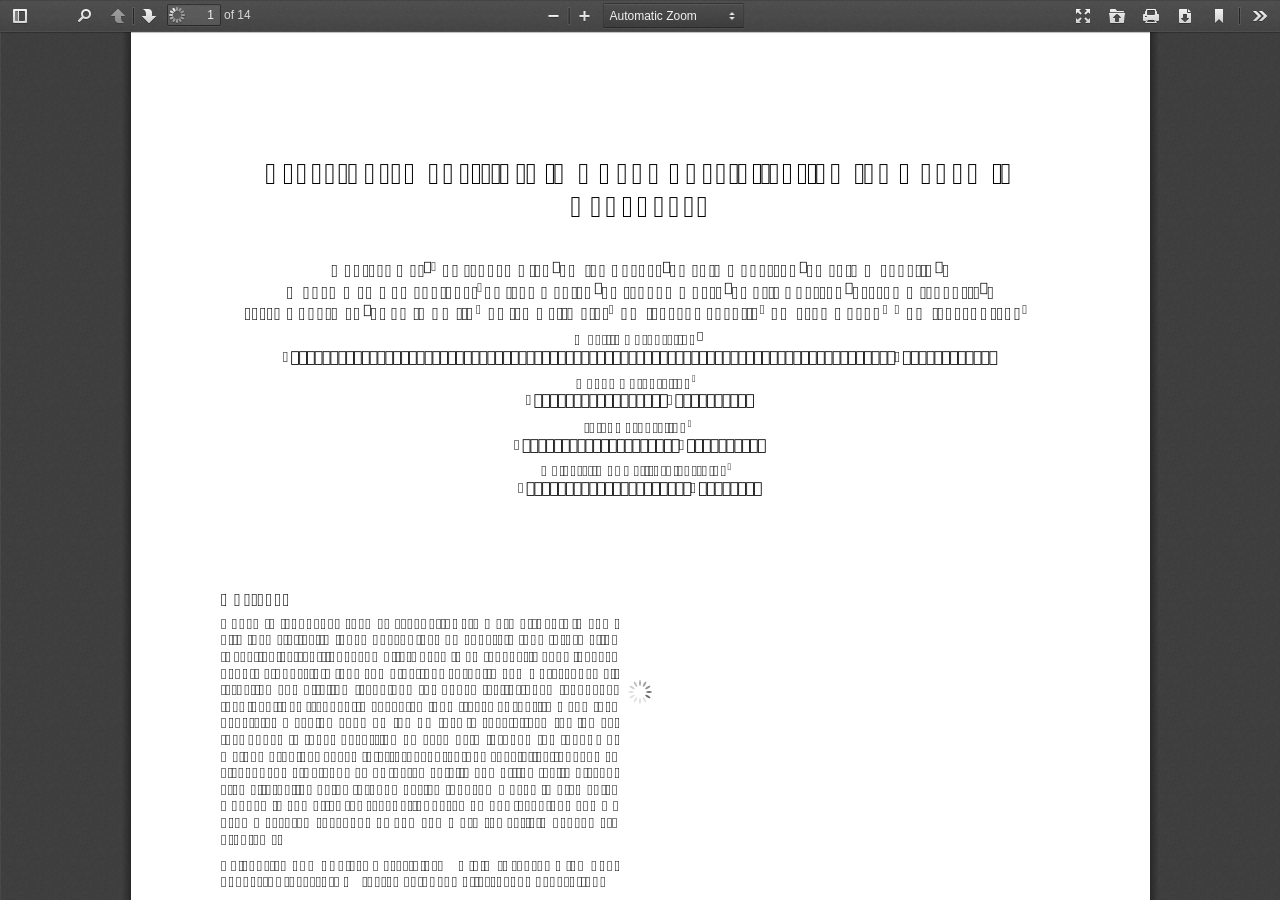
<file: js/pdf-js/web/viewer.html>
<!DOCTYPE html>
<!--
Copyright 2012 Mozilla Foundation

Licensed under the Apache License, Version 2.0 (the "License");
you may not use this file except in compliance with the License.
You may obtain a copy of the License at

    http://www.apache.org/licenses/LICENSE-2.0

Unless required by applicable law or agreed to in writing, software
distributed under the License is distributed on an "AS IS" BASIS,
WITHOUT WARRANTIES OR CONDITIONS OF ANY KIND, either express or implied.
See the License for the specific language governing permissions and
limitations under the License.

Adobe CMap resources are covered by their own copyright but the same license:

    Copyright 1990-2015 Adobe Systems Incorporated.

See https://github.com/adobe-type-tools/cmap-resources
-->
<html dir="ltr" mozdisallowselectionprint>
  <head>
    <meta charset="utf-8">
    <meta name="viewport" content="width=device-width, initial-scale=1, maximum-scale=1">
    <meta name="google" content="notranslate">
    <meta http-equiv="X-UA-Compatible" content="IE=edge">
    <title>PDF.js viewer</title>


    <link rel="stylesheet" href="viewer.css">


<!-- This snippet is used in production (included from viewer.html) -->
<link rel="resource" type="application/l10n" href="locale/locale.properties">
<script src="../build/pdf.js"></script>


    <script src="viewer.js"></script>

  </head>

  <body tabindex="1" class="loadingInProgress">
    <div id="outerContainer">

      <div id="sidebarContainer">
        <div id="toolbarSidebar">
          <div class="splitToolbarButton toggled">
            <button id="viewThumbnail" class="toolbarButton toggled" title="Show Thumbnails" tabindex="2" data-l10n-id="thumbs">
               <span data-l10n-id="thumbs_label">Thumbnails</span>
            </button>
            <button id="viewOutline" class="toolbarButton" title="Show Document Outline (double-click to expand/collapse all items)" tabindex="3" data-l10n-id="document_outline">
               <span data-l10n-id="document_outline_label">Document Outline</span>
            </button>
            <button id="viewAttachments" class="toolbarButton" title="Show Attachments" tabindex="4" data-l10n-id="attachments">
               <span data-l10n-id="attachments_label">Attachments</span>
            </button>
          </div>
        </div>
        <div id="sidebarContent">
          <div id="thumbnailView">
          </div>
          <div id="outlineView" class="hidden">
          </div>
          <div id="attachmentsView" class="hidden">
          </div>
        </div>
        <div id="sidebarResizer" class="hidden"></div>
      </div>  <!-- sidebarContainer -->

      <div id="mainContainer">
        <div class="findbar hidden doorHanger" id="findbar">
          <div id="findbarInputContainer">
            <input id="findInput" class="toolbarField" title="Find" placeholder="Find in document…" tabindex="91" data-l10n-id="find_input">
            <div class="splitToolbarButton">
              <button id="findPrevious" class="toolbarButton findPrevious" title="Find the previous occurrence of the phrase" tabindex="92" data-l10n-id="find_previous">
                <span data-l10n-id="find_previous_label">Previous</span>
              </button>
              <div class="splitToolbarButtonSeparator"></div>
              <button id="findNext" class="toolbarButton findNext" title="Find the next occurrence of the phrase" tabindex="93" data-l10n-id="find_next">
                <span data-l10n-id="find_next_label">Next</span>
              </button>
            </div>
          </div>

          <div id="findbarOptionsOneContainer">
            <input type="checkbox" id="findHighlightAll" class="toolbarField" tabindex="94">
            <label for="findHighlightAll" class="toolbarLabel" data-l10n-id="find_highlight">Highlight all</label>
            <input type="checkbox" id="findMatchCase" class="toolbarField" tabindex="95">
            <label for="findMatchCase" class="toolbarLabel" data-l10n-id="find_match_case_label">Match case</label>
          </div>
          <div id="findbarOptionsTwoContainer">
            <input type="checkbox" id="findEntireWord" class="toolbarField" tabindex="96">
            <label for="findEntireWord" class="toolbarLabel" data-l10n-id="find_entire_word_label">Whole words</label>
            <span id="findResultsCount" class="toolbarLabel hidden"></span>
          </div>

          <div id="findbarMessageContainer">
            <span id="findMsg" class="toolbarLabel"></span>
          </div>
        </div>  <!-- findbar -->

        <div id="secondaryToolbar" class="secondaryToolbar hidden doorHangerRight">
          <div id="secondaryToolbarButtonContainer">
            <button id="secondaryPresentationMode" class="secondaryToolbarButton presentationMode visibleLargeView" title="Switch to Presentation Mode" tabindex="51" data-l10n-id="presentation_mode">
              <span data-l10n-id="presentation_mode_label">Presentation Mode</span>
            </button>

            <button id="secondaryOpenFile" class="secondaryToolbarButton openFile visibleLargeView" title="Open File" tabindex="52" data-l10n-id="open_file">
              <span data-l10n-id="open_file_label">Open</span>
            </button>

            <button id="secondaryPrint" class="secondaryToolbarButton print visibleMediumView" title="Print" tabindex="53" data-l10n-id="print">
              <span data-l10n-id="print_label">Print</span>
            </button>

            <button id="secondaryDownload" class="secondaryToolbarButton download visibleMediumView" title="Download" tabindex="54" data-l10n-id="download">
              <span data-l10n-id="download_label">Download</span>
            </button>

            <a href="#" id="secondaryViewBookmark" class="secondaryToolbarButton bookmark visibleSmallView" title="Current view (copy or open in new window)" tabindex="55" data-l10n-id="bookmark">
              <span data-l10n-id="bookmark_label">Current View</span>
            </a>

            <div class="horizontalToolbarSeparator visibleLargeView"></div>

            <button id="firstPage" class="secondaryToolbarButton firstPage" title="Go to First Page" tabindex="56" data-l10n-id="first_page">
              <span data-l10n-id="first_page_label">Go to First Page</span>
            </button>
            <button id="lastPage" class="secondaryToolbarButton lastPage" title="Go to Last Page" tabindex="57" data-l10n-id="last_page">
              <span data-l10n-id="last_page_label">Go to Last Page</span>
            </button>

            <div class="horizontalToolbarSeparator"></div>

            <button id="pageRotateCw" class="secondaryToolbarButton rotateCw" title="Rotate Clockwise" tabindex="58" data-l10n-id="page_rotate_cw">
              <span data-l10n-id="page_rotate_cw_label">Rotate Clockwise</span>
            </button>
            <button id="pageRotateCcw" class="secondaryToolbarButton rotateCcw" title="Rotate Counterclockwise" tabindex="59" data-l10n-id="page_rotate_ccw">
              <span data-l10n-id="page_rotate_ccw_label">Rotate Counterclockwise</span>
            </button>

            <div class="horizontalToolbarSeparator"></div>

            <button id="cursorSelectTool" class="secondaryToolbarButton selectTool toggled" title="Enable Text Selection Tool" tabindex="60" data-l10n-id="cursor_text_select_tool">
              <span data-l10n-id="cursor_text_select_tool_label">Text Selection Tool</span>
            </button>
            <button id="cursorHandTool" class="secondaryToolbarButton handTool" title="Enable Hand Tool" tabindex="61" data-l10n-id="cursor_hand_tool">
              <span data-l10n-id="cursor_hand_tool_label">Hand Tool</span>
            </button>

            <div class="horizontalToolbarSeparator"></div>

            <button id="scrollVertical" class="secondaryToolbarButton scrollModeButtons scrollVertical toggled" title="Use Vertical Scrolling" tabindex="62" data-l10n-id="scroll_vertical">
              <span data-l10n-id="scroll_vertical_label">Vertical Scrolling</span>
            </button>
            <button id="scrollHorizontal" class="secondaryToolbarButton scrollModeButtons scrollHorizontal" title="Use Horizontal Scrolling" tabindex="63" data-l10n-id="scroll_horizontal">
              <span data-l10n-id="scroll_horizontal_label">Horizontal Scrolling</span>
            </button>
            <button id="scrollWrapped" class="secondaryToolbarButton scrollModeButtons scrollWrapped" title="Use Wrapped Scrolling" tabindex="64" data-l10n-id="scroll_wrapped">
              <span data-l10n-id="scroll_wrapped_label">Wrapped Scrolling</span>
            </button>

            <div class="horizontalToolbarSeparator scrollModeButtons"></div>

            <button id="spreadNone" class="secondaryToolbarButton spreadModeButtons spreadNone toggled" title="Do not join page spreads" tabindex="65" data-l10n-id="spread_none">
              <span data-l10n-id="spread_none_label">No Spreads</span>
            </button>
            <button id="spreadOdd" class="secondaryToolbarButton spreadModeButtons spreadOdd" title="Join page spreads starting with odd-numbered pages" tabindex="66" data-l10n-id="spread_odd">
              <span data-l10n-id="spread_odd_label">Odd Spreads</span>
            </button>
            <button id="spreadEven" class="secondaryToolbarButton spreadModeButtons spreadEven" title="Join page spreads starting with even-numbered pages" tabindex="67" data-l10n-id="spread_even">
              <span data-l10n-id="spread_even_label">Even Spreads</span>
            </button>

            <div class="horizontalToolbarSeparator spreadModeButtons"></div>

            <button id="documentProperties" class="secondaryToolbarButton documentProperties" title="Document Properties…" tabindex="68" data-l10n-id="document_properties">
              <span data-l10n-id="document_properties_label">Document Properties…</span>
            </button>
          </div>
        </div>  <!-- secondaryToolbar -->

        <div class="toolbar">
          <div id="toolbarContainer">
            <div id="toolbarViewer">
              <div id="toolbarViewerLeft">
                <button id="sidebarToggle" class="toolbarButton" title="Toggle Sidebar" tabindex="11" data-l10n-id="toggle_sidebar">
                  <span data-l10n-id="toggle_sidebar_label">Toggle Sidebar</span>
                </button>
                <div class="toolbarButtonSpacer"></div>
                <button id="viewFind" class="toolbarButton" title="Find in Document" tabindex="12" data-l10n-id="findbar">
                  <span data-l10n-id="findbar_label">Find</span>
                </button>
                <div class="splitToolbarButton hiddenSmallView">
                  <button class="toolbarButton pageUp" title="Previous Page" id="previous" tabindex="13" data-l10n-id="previous">
                    <span data-l10n-id="previous_label">Previous</span>
                  </button>
                  <div class="splitToolbarButtonSeparator"></div>
                  <button class="toolbarButton pageDown" title="Next Page" id="next" tabindex="14" data-l10n-id="next">
                    <span data-l10n-id="next_label">Next</span>
                  </button>
                </div>
                <input type="number" id="pageNumber" class="toolbarField pageNumber" title="Page" value="1" size="4" min="1" tabindex="15" data-l10n-id="page">
                <span id="numPages" class="toolbarLabel"></span>
              </div>
              <div id="toolbarViewerRight">
                <button id="presentationMode" class="toolbarButton presentationMode hiddenLargeView" title="Switch to Presentation Mode" tabindex="31" data-l10n-id="presentation_mode">
                  <span data-l10n-id="presentation_mode_label">Presentation Mode</span>
                </button>

                <button id="openFile" class="toolbarButton openFile hiddenLargeView" title="Open File" tabindex="32" data-l10n-id="open_file">
                  <span data-l10n-id="open_file_label">Open</span>
                </button>

                <button id="print" class="toolbarButton print hiddenMediumView" title="Print" tabindex="33" data-l10n-id="print">
                  <span data-l10n-id="print_label">Print</span>
                </button>

                <button id="download" class="toolbarButton download hiddenMediumView" title="Download" tabindex="34" data-l10n-id="download">
                  <span data-l10n-id="download_label">Download</span>
                </button>
                <a href="#" id="viewBookmark" class="toolbarButton bookmark hiddenSmallView" title="Current view (copy or open in new window)" tabindex="35" data-l10n-id="bookmark">
                  <span data-l10n-id="bookmark_label">Current View</span>
                </a>

                <div class="verticalToolbarSeparator hiddenSmallView"></div>

                <button id="secondaryToolbarToggle" class="toolbarButton" title="Tools" tabindex="36" data-l10n-id="tools">
                  <span data-l10n-id="tools_label">Tools</span>
                </button>
              </div>
              <div id="toolbarViewerMiddle">
                <div class="splitToolbarButton">
                  <button id="zoomOut" class="toolbarButton zoomOut" title="Zoom Out" tabindex="21" data-l10n-id="zoom_out">
                    <span data-l10n-id="zoom_out_label">Zoom Out</span>
                  </button>
                  <div class="splitToolbarButtonSeparator"></div>
                  <button id="zoomIn" class="toolbarButton zoomIn" title="Zoom In" tabindex="22" data-l10n-id="zoom_in">
                    <span data-l10n-id="zoom_in_label">Zoom In</span>
                   </button>
                </div>
                <span id="scaleSelectContainer" class="dropdownToolbarButton">
                  <select id="scaleSelect" title="Zoom" tabindex="23" data-l10n-id="zoom">
                    <option id="pageAutoOption" title="" value="auto" selected="selected" data-l10n-id="page_scale_auto">Automatic Zoom</option>
                    <option id="pageActualOption" title="" value="page-actual" data-l10n-id="page_scale_actual">Actual Size</option>
                    <option id="pageFitOption" title="" value="page-fit" data-l10n-id="page_scale_fit">Page Fit</option>
                    <option id="pageWidthOption" title="" value="page-width" data-l10n-id="page_scale_width">Page Width</option>
                    <option id="customScaleOption" title="" value="custom" disabled="disabled" hidden="true"></option>
                    <option title="" value="0.5" data-l10n-id="page_scale_percent" data-l10n-args='{ "scale": 50 }'>50%</option>
                    <option title="" value="0.75" data-l10n-id="page_scale_percent" data-l10n-args='{ "scale": 75 }'>75%</option>
                    <option title="" value="1" data-l10n-id="page_scale_percent" data-l10n-args='{ "scale": 100 }'>100%</option>
                    <option title="" value="1.25" data-l10n-id="page_scale_percent" data-l10n-args='{ "scale": 125 }'>125%</option>
                    <option title="" value="1.5" data-l10n-id="page_scale_percent" data-l10n-args='{ "scale": 150 }'>150%</option>
                    <option title="" value="2" data-l10n-id="page_scale_percent" data-l10n-args='{ "scale": 200 }'>200%</option>
                    <option title="" value="3" data-l10n-id="page_scale_percent" data-l10n-args='{ "scale": 300 }'>300%</option>
                    <option title="" value="4" data-l10n-id="page_scale_percent" data-l10n-args='{ "scale": 400 }'>400%</option>
                  </select>
                </span>
              </div>
            </div>
            <div id="loadingBar">
              <div class="progress">
                <div class="glimmer">
                </div>
              </div>
            </div>
          </div>
        </div>

        <menu type="context" id="viewerContextMenu">
          <menuitem id="contextFirstPage" label="First Page"
                    data-l10n-id="first_page"></menuitem>
          <menuitem id="contextLastPage" label="Last Page"
                    data-l10n-id="last_page"></menuitem>
          <menuitem id="contextPageRotateCw" label="Rotate Clockwise"
                    data-l10n-id="page_rotate_cw"></menuitem>
          <menuitem id="contextPageRotateCcw" label="Rotate Counter-Clockwise"
                    data-l10n-id="page_rotate_ccw"></menuitem>
        </menu>

        <div id="viewerContainer" tabindex="0">
          <div id="viewer" class="pdfViewer"></div>
        </div>

        <div id="errorWrapper" hidden='true'>
          <div id="errorMessageLeft">
            <span id="errorMessage"></span>
            <button id="errorShowMore" data-l10n-id="error_more_info">
              More Information
            </button>
            <button id="errorShowLess" data-l10n-id="error_less_info" hidden='true'>
              Less Information
            </button>
          </div>
          <div id="errorMessageRight">
            <button id="errorClose" data-l10n-id="error_close">
              Close
            </button>
          </div>
          <div class="clearBoth"></div>
          <textarea id="errorMoreInfo" hidden='true' readonly="readonly"></textarea>
        </div>
      </div> <!-- mainContainer -->

      <div id="overlayContainer" class="hidden">
        <div id="passwordOverlay" class="container hidden">
          <div class="dialog">
            <div class="row">
              <p id="passwordText" data-l10n-id="password_label">Enter the password to open this PDF file:</p>
            </div>
            <div class="row">
              <input type="password" id="password" class="toolbarField">
            </div>
            <div class="buttonRow">
              <button id="passwordCancel" class="overlayButton"><span data-l10n-id="password_cancel">Cancel</span></button>
              <button id="passwordSubmit" class="overlayButton"><span data-l10n-id="password_ok">OK</span></button>
            </div>
          </div>
        </div>
        <div id="documentPropertiesOverlay" class="container hidden">
          <div class="dialog">
            <div class="row">
              <span data-l10n-id="document_properties_file_name">File name:</span> <p id="fileNameField">-</p>
            </div>
            <div class="row">
              <span data-l10n-id="document_properties_file_size">File size:</span> <p id="fileSizeField">-</p>
            </div>
            <div class="separator"></div>
            <div class="row">
              <span data-l10n-id="document_properties_title">Title:</span> <p id="titleField">-</p>
            </div>
            <div class="row">
              <span data-l10n-id="document_properties_author">Author:</span> <p id="authorField">-</p>
            </div>
            <div class="row">
              <span data-l10n-id="document_properties_subject">Subject:</span> <p id="subjectField">-</p>
            </div>
            <div class="row">
              <span data-l10n-id="document_properties_keywords">Keywords:</span> <p id="keywordsField">-</p>
            </div>
            <div class="row">
              <span data-l10n-id="document_properties_creation_date">Creation Date:</span> <p id="creationDateField">-</p>
            </div>
            <div class="row">
              <span data-l10n-id="document_properties_modification_date">Modification Date:</span> <p id="modificationDateField">-</p>
            </div>
            <div class="row">
              <span data-l10n-id="document_properties_creator">Creator:</span> <p id="creatorField">-</p>
            </div>
            <div class="separator"></div>
            <div class="row">
              <span data-l10n-id="document_properties_producer">PDF Producer:</span> <p id="producerField">-</p>
            </div>
            <div class="row">
              <span data-l10n-id="document_properties_version">PDF Version:</span> <p id="versionField">-</p>
            </div>
            <div class="row">
              <span data-l10n-id="document_properties_page_count">Page Count:</span> <p id="pageCountField">-</p>
            </div>
            <div class="row">
              <span data-l10n-id="document_properties_page_size">Page Size:</span> <p id="pageSizeField">-</p>
            </div>
            <div class="separator"></div>
            <div class="row">
              <span data-l10n-id="document_properties_linearized">Fast Web View:</span> <p id="linearizedField">-</p>
            </div>
            <div class="buttonRow">
              <button id="documentPropertiesClose" class="overlayButton"><span data-l10n-id="document_properties_close">Close</span></button>
            </div>
          </div>
        </div>
        <div id="printServiceOverlay" class="container hidden">
          <div class="dialog">
            <div class="row">
              <span data-l10n-id="print_progress_message">Preparing document for printing…</span>
            </div>
            <div class="row">
              <progress value="0" max="100"></progress>
              <span data-l10n-id="print_progress_percent" data-l10n-args='{ "progress": 0 }' class="relative-progress">0%</span>
            </div>
            <div class="buttonRow">
              <button id="printCancel" class="overlayButton"><span data-l10n-id="print_progress_close">Cancel</span></button>
            </div>
          </div>
        </div>
      </div>  <!-- overlayContainer -->

    </div> <!-- outerContainer -->
    <div id="printContainer"></div>
  </body>
</html>
</file>
<file: css/main.min.4804cd0bc77c6822221f0ac5bb2a5fe150c0cc4644058b85601bee3cc0ce07ca.css>
@charset "UTF-8";@font-face{font-family:circularstd;font-style:normal;font-weight:400;src:url(/fonts/CircularStd/CircularStd-Book.eot);src:local("CircularStd Book"),local("CircularStd-Book"),url(/fonts/CircularStd/CircularStd-Book.eot?#iefix)format("embedded-opentype"),url(/fonts/CircularStd/CircularStd-Book.woff2)format("woff2"),url(/fonts/CircularStd/CircularStd-Book.woff)format("woff"),url(/fonts/CircularStd/CircularStd-Book.ttf)format("truetype"),url(/fonts/CircularStd/CircularStd-Book.svg#CircularStd)format("svg")}@font-face{font-family:circularstd;font-style:italic;font-weight:400;src:url(/fonts/CircularStd/CircularStd-BookItalic.eot);src:local("CircularStd BookItalic"),local("CircularStd-BookItalic"),url(/fonts/CircularStd/CircularStd-BookItalic.eot?#iefix)format("embedded-opentype"),url(/fonts/CircularStd/CircularStd-BookItalic.woff2)format("woff2"),url(/fonts/CircularStd/CircularStd-BookItalic.woff)format("woff"),url(/fonts/CircularStd/CircularStd-BookItalic.ttf)format("truetype"),url(/fonts/CircularStd/CircularStd-BookItalic.svg#CircularStd)format("svg")}@font-face{font-family:circularstd;font-style:normal;font-weight:500;src:url(/fonts/CircularStd/CircularStd-Medium.eot);src:local("CircularStd Medium"),local("CircularStd-Medium"),url(/fonts/CircularStd/CircularStd-Medium.eot?#iefix)format("embedded-opentype"),url(/fonts/CircularStd/CircularStd-Medium.woff2)format("woff2"),url(/fonts/CircularStd/CircularStd-Medium.woff)format("woff"),url(/fonts/CircularStd/CircularStd-Medium.ttf)format("truetype"),url(/fonts/CircularStd/CircularStd-Medium.svg#CircularStd)format("svg")}@font-face{font-family:circularstd;font-style:italic;font-weight:500;src:url(/fonts/CircularStd/CircularStd-MediumItalic.eot);src:local("CircularStd MediumItalic"),local("CircularStd-MediumItalic"),url(/fonts/CircularStd/CircularStd-MediumItalic.eot?#iefix)format("embedded-opentype"),url(/fonts/CircularStd/CircularStd-MediumItalic.woff2)format("woff2"),url(/fonts/CircularStd/CircularStd-MediumItalic.woff)format("woff"),url(/fonts/CircularStd/CircularStd-MediumItalic.ttf)format("truetype"),url(/fonts/CircularStd/CircularStd-MediumItalic.svg#CircularStd)format("svg")}@font-face{font-family:circularstd;font-style:normal;font-weight:600;src:url(/fonts/CircularStd/CircularStd-Bold.eot);src:local("CircularStd Bold"),local("CircularStd-Bold"),url(/fonts/CircularStd/CircularStd-Bold.eot?#iefix)format("embedded-opentype"),url(/fonts/CircularStd/CircularStd-Bold.woff2)format("woff2"),url(/fonts/CircularStd/CircularStd-Bold.woff)format("woff"),url(/fonts/CircularStd/CircularStd-Bold.ttf)format("truetype"),url(/fonts/CircularStd/CircularStd-Bold.svg#CircularStd)format("svg")}@font-face{font-family:circularstd;font-style:italic;font-weight:600;src:url(/fonts/CircularStd/CircularStd-BoldItalic.eot);src:local("CircularStd BoldItalic"),local("CircularStd-BoldItalic"),url(/fonts/CircularStd/CircularStd-BoldItalic.eot?#iefix)format("embedded-opentype"),url(/fonts/CircularStd/CircularStd-BoldItalic.woff2)format("woff2"),url(/fonts/CircularStd/CircularStd-BoldItalic.woff)format("woff"),url(/fonts/CircularStd/CircularStd-BoldItalic.ttf)format("truetype"),url(/fonts/CircularStd/CircularStd-BoldItalic.svg#CircularStd)format("svg")}@font-face{font-family:circularstd;font-style:normal;font-weight:700;src:url(/fonts/CircularStd/CircularStd-Black.eot);src:local("CircularStd Black"),local("CircularStd-Black"),url(/fonts/CircularStd/CircularStd-Black.eot?#iefix)format("embedded-opentype"),url(/fonts/CircularStd/CircularStd-Black.woff2)format("woff2"),url(/fonts/CircularStd/CircularStd-Black.woff)format("woff"),url(/fonts/CircularStd/CircularStd-Black.ttf)format("truetype"),url(/fonts/CircularStd/CircularStd-Black.svg#CircularStd)format("svg")}@font-face{font-family:circularstd;font-style:italic;font-weight:700;src:url(/fonts/CircularStd/CircularStd-BlackItalic.eot);src:local("CircularStd BlackItalic"),local("CircularStd-BlackItalic"),url(/fonts/CircularStd/CircularStd-BlackItalic.eot?#iefix)format("embedded-opentype"),url(/fonts/CircularStd/CircularStd-BlackItalic.woff2)format("woff2"),url(/fonts/CircularStd/CircularStd-BlackItalic.woff)format("woff"),url(/fonts/CircularStd/CircularStd-BlackItalic.ttf)format("truetype"),url(/fonts/CircularStd/CircularStd-BlackItalic.svg#CircularStd)format("svg")}@font-face{font-family:source code pro;font-style:normal;font-weight:200;src:url(/fonts/SourcePro/source-code-pro-v11-vietnamese_latin-ext_latin-200.eot);src:local("Source Code Pro Light"),local("SourceCodePro-Light"),url(/fonts/SourcePro/source-code-pro-v11-vietnamese_latin-ext_latin-200.eot?#iefix)format("embedded-opentype"),url(/fonts/SourcePro/source-code-pro-v11-vietnamese_latin-ext_latin-200.woff2)format("woff2"),url(/fonts/SourcePro/source-code-pro-v11-vietnamese_latin-ext_latin-200.woff)format("woff"),url(/fonts/SourcePro/source-code-pro-v11-vietnamese_latin-ext_latin-200.ttf)format("truetype"),url(/fonts/SourcePro/source-code-pro-v11-vietnamese_latin-ext_latin-200.svg#SourceCodePro)format("svg")}@font-face{font-family:source code pro;font-style:normal;font-weight:300;src:url(/fonts/SourcePro/source-code-pro-v11-vietnamese_latin-ext_latin-300.eot);src:local("Source Code Pro Light"),local("SourceCodePro-Light"),url(/fonts/SourcePro/source-code-pro-v11-vietnamese_latin-ext_latin-300.eot?#iefix)format("embedded-opentype"),url(/fonts/SourcePro/source-code-pro-v11-vietnamese_latin-ext_latin-300.woff2)format("woff2"),url(/fonts/SourcePro/source-code-pro-v11-vietnamese_latin-ext_latin-300.woff)format("woff"),url(/fonts/SourcePro/source-code-pro-v11-vietnamese_latin-ext_latin-300.ttf)format("truetype"),url(/fonts/SourcePro/source-code-pro-v11-vietnamese_latin-ext_latin-300.svg#SourceCodePro)format("svg")}@font-face{font-family:source code pro;font-style:italic;font-weight:200;src:url(/fonts/SourcePro/source-code-pro-v11-vietnamese_latin-ext_latin-200italic.eot);src:local("Source Code Pro ExtraLight Italic"),local("SourceCodePro-ExtraLightIt"),url(/fonts/SourcePro/source-code-pro-v11-vietnamese_latin-ext_latin-200italic.eot?#iefix)format("embedded-opentype"),url(/fonts/SourcePro/source-code-pro-v11-vietnamese_latin-ext_latin-200italic.woff2)format("woff2"),url(/fonts/SourcePro/source-code-pro-v11-vietnamese_latin-ext_latin-200italic.woff)format("woff"),url(/fonts/SourcePro/source-code-pro-v11-vietnamese_latin-ext_latin-200italic.ttf)format("truetype"),url(/fonts/SourcePro/source-code-pro-v11-vietnamese_latin-ext_latin-200italic.svg#SourceCodePro)format("svg")}@font-face{font-family:source code pro;font-style:italic;font-weight:300;src:url(/fonts/SourcePro/source-code-pro-v11-vietnamese_latin-ext_latin-300italic.eot);src:local("Source Code Pro Light Italic"),local("SourceCodePro-LightIt"),url(/fonts/SourcePro/source-code-pro-v11-vietnamese_latin-ext_latin-300italic.eot?#iefix)format("embedded-opentype"),url(/fonts/SourcePro/source-code-pro-v11-vietnamese_latin-ext_latin-300italic.woff2)format("woff2"),url(/fonts/SourcePro/source-code-pro-v11-vietnamese_latin-ext_latin-300italic.woff)format("woff"),url(/fonts/SourcePro/source-code-pro-v11-vietnamese_latin-ext_latin-300italic.ttf)format("truetype"),url(/fonts/SourcePro/source-code-pro-v11-vietnamese_latin-ext_latin-300italic.svg#SourceCodePro)format("svg")}@font-face{font-family:source code pro;font-style:normal;font-weight:400;src:url(/fonts/SourcePro/source-code-pro-v11-vietnamese_latin-ext_latin-regular.eot);src:local("Source Code Pro Regular"),local("SourceCodePro-Regular"),url(/fonts/SourcePro/source-code-pro-v11-vietnamese_latin-ext_latin-regular.eot?#iefix)format("embedded-opentype"),url(/fonts/SourcePro/source-code-pro-v11-vietnamese_latin-ext_latin-regular.woff2)format("woff2"),url(/fonts/SourcePro/source-code-pro-v11-vietnamese_latin-ext_latin-regular.woff)format("woff"),url(/fonts/SourcePro/source-code-pro-v11-vietnamese_latin-ext_latin-regular.ttf)format("truetype"),url(/fonts/SourcePro/source-code-pro-v11-vietnamese_latin-ext_latin-regular.svg#SourceCodePro)format("svg")}@font-face{font-family:source code pro;font-style:italic;font-weight:400;src:url(/fonts/SourcePro/source-code-pro-v11-vietnamese_latin-ext_latin-italic.eot);src:local("Source Code Pro Italic"),local("SourceCodePro-It"),url(/fonts/SourcePro/source-code-pro-v11-vietnamese_latin-ext_latin-italic.eot?#iefix)format("embedded-opentype"),url(/fonts/SourcePro/source-code-pro-v11-vietnamese_latin-ext_latin-italic.woff2)format("woff2"),url(/fonts/SourcePro/source-code-pro-v11-vietnamese_latin-ext_latin-italic.woff)format("woff"),url(/fonts/SourcePro/source-code-pro-v11-vietnamese_latin-ext_latin-italic.ttf)format("truetype"),url(/fonts/SourcePro/source-code-pro-v11-vietnamese_latin-ext_latin-italic.svg#SourceCodePro)format("svg")}@font-face{font-family:source code pro;font-style:normal;font-weight:500;src:url(/fonts/SourcePro/source-code-pro-v11-vietnamese_latin-ext_latin-500.eot);src:local("Source Code Pro Medium"),local("SourceCodePro-Medium"),url(/fonts/SourcePro/source-code-pro-v11-vietnamese_latin-ext_latin-500.eot?#iefix)format("embedded-opentype"),url(/fonts/SourcePro/source-code-pro-v11-vietnamese_latin-ext_latin-500.woff2)format("woff2"),url(/fonts/SourcePro/source-code-pro-v11-vietnamese_latin-ext_latin-500.woff)format("woff"),url(/fonts/SourcePro/source-code-pro-v11-vietnamese_latin-ext_latin-500.ttf)format("truetype"),url(/fonts/SourcePro/source-code-pro-v11-vietnamese_latin-ext_latin-500.svg#SourceCodePro)format("svg")}@font-face{font-family:source code pro;font-style:italic;font-weight:500;src:url(/fonts/SourcePro/source-code-pro-v11-vietnamese_latin-ext_latin-500italic.eot);src:local("Source Code Pro Medium Italic"),local("SourceCodePro-MediumIt"),url(/fonts/SourcePro/source-code-pro-v11-vietnamese_latin-ext_latin-500italic.eot?#iefix)format("embedded-opentype"),url(/fonts/SourcePro/source-code-pro-v11-vietnamese_latin-ext_latin-500italic.woff2)format("woff2"),url(/fonts/SourcePro/source-code-pro-v11-vietnamese_latin-ext_latin-500italic.woff)format("woff"),url(/fonts/SourcePro/source-code-pro-v11-vietnamese_latin-ext_latin-500italic.ttf)format("truetype"),url(/fonts/SourcePro/source-code-pro-v11-vietnamese_latin-ext_latin-500italic.svg#SourceCodePro)format("svg")}@font-face{font-family:source code pro;font-style:normal;font-weight:600;src:url(/fonts/SourcePro/source-code-pro-v11-vietnamese_latin-ext_latin-600.eot);src:local("Source Code Pro SemiBold"),local("SourceCodePro-SemiBold"),url(/fonts/SourcePro/source-code-pro-v11-vietnamese_latin-ext_latin-600.eot?#iefix)format("embedded-opentype"),url(/fonts/SourcePro/source-code-pro-v11-vietnamese_latin-ext_latin-600.woff2)format("woff2"),url(/fonts/SourcePro/source-code-pro-v11-vietnamese_latin-ext_latin-600.woff)format("woff"),url(/fonts/SourcePro/source-code-pro-v11-vietnamese_latin-ext_latin-600.ttf)format("truetype"),url(/fonts/SourcePro/source-code-pro-v11-vietnamese_latin-ext_latin-600.svg#SourceCodePro)format("svg")}@font-face{font-family:source code pro;font-style:italic;font-weight:600;src:url(/fonts/SourcePro/source-code-pro-v11-vietnamese_latin-ext_latin-600italic.eot);src:local("Source Code Pro SemiBold Italic"),local("SourceCodePro-SemiBoldIt"),url(/fonts/SourcePro/source-code-pro-v11-vietnamese_latin-ext_latin-600italic.eot?#iefix)format("embedded-opentype"),url(/fonts/SourcePro/source-code-pro-v11-vietnamese_latin-ext_latin-600italic.woff2)format("woff2"),url(/fonts/SourcePro/source-code-pro-v11-vietnamese_latin-ext_latin-600italic.woff)format("woff"),url(/fonts/SourcePro/source-code-pro-v11-vietnamese_latin-ext_latin-600italic.ttf)format("truetype"),url(/fonts/SourcePro/source-code-pro-v11-vietnamese_latin-ext_latin-600italic.svg#SourceCodePro)format("svg")}@font-face{font-family:source code pro;font-style:normal;font-weight:700;src:url(/fonts/SourcePro/source-code-pro-v11-vietnamese_latin-ext_latin-700.eot);src:local("Source Code Pro Bold"),local("SourceCodePro-Bold"),url(/fonts/SourcePro/source-code-pro-v11-vietnamese_latin-ext_latin-700.eot?#iefix)format("embedded-opentype"),url(/fonts/SourcePro/source-code-pro-v11-vietnamese_latin-ext_latin-700.woff2)format("woff2"),url(/fonts/SourcePro/source-code-pro-v11-vietnamese_latin-ext_latin-700.woff)format("woff"),url(/fonts/SourcePro/source-code-pro-v11-vietnamese_latin-ext_latin-700.ttf)format("truetype"),url(/fonts/SourcePro/source-code-pro-v11-vietnamese_latin-ext_latin-700.svg#SourceCodePro)format("svg")}@font-face{font-family:source code pro;font-style:italic;font-weight:700;src:url(/fonts/SourcePro/source-code-pro-v11-vietnamese_latin-ext_latin-700italic.eot);src:local("Source Code Pro Bold Italic"),local("SourceCodePro-BoldIt"),url(/fonts/SourcePro/source-code-pro-v11-vietnamese_latin-ext_latin-700italic.eot?#iefix)format("embedded-opentype"),url(/fonts/SourcePro/source-code-pro-v11-vietnamese_latin-ext_latin-700italic.woff2)format("woff2"),url(/fonts/SourcePro/source-code-pro-v11-vietnamese_latin-ext_latin-700italic.woff)format("woff"),url(/fonts/SourcePro/source-code-pro-v11-vietnamese_latin-ext_latin-700italic.ttf)format("truetype"),url(/fonts/SourcePro/source-code-pro-v11-vietnamese_latin-ext_latin-700italic.svg#SourceCodePro)format("svg")}@font-face{font-family:source code pro;font-style:normal;font-weight:900;src:url(/fonts/SourcePro/source-code-pro-v11-vietnamese_latin-ext_latin-900.eot);src:local("Source Code Pro Black"),local("SourceCodePro-Black"),url(/fonts/SourcePro/source-code-pro-v11-vietnamese_latin-ext_latin-900.eot?#iefix)format("embedded-opentype"),url(/fonts/SourcePro/source-code-pro-v11-vietnamese_latin-ext_latin-900.woff2)format("woff2"),url(/fonts/SourcePro/source-code-pro-v11-vietnamese_latin-ext_latin-900.woff)format("woff"),url(/fonts/SourcePro/source-code-pro-v11-vietnamese_latin-ext_latin-900.ttf)format("truetype"),url(/fonts/SourcePro/source-code-pro-v11-vietnamese_latin-ext_latin-900.svg#SourceCodePro)format("svg")}@font-face{font-family:source code pro;font-style:italic;font-weight:900;src:url(/fonts/SourcePro/source-code-pro-v11-vietnamese_latin-ext_latin-900italic.eot);src:local("Source Code Pro Black Italic"),local("SourceCodePro-BlackIt"),url(/fonts/SourcePro/source-code-pro-v11-vietnamese_latin-ext_latin-900italic.eot?#iefix)format("embedded-opentype"),url(/fonts/SourcePro/source-code-pro-v11-vietnamese_latin-ext_latin-900italic.woff2)format("woff2"),url(/fonts/SourcePro/source-code-pro-v11-vietnamese_latin-ext_latin-900italic.woff)format("woff"),url(/fonts/SourcePro/source-code-pro-v11-vietnamese_latin-ext_latin-900italic.ttf)format("truetype"),url(/fonts/SourcePro/source-code-pro-v11-vietnamese_latin-ext_latin-900italic.svg#SourceCodePro)format("svg")}@font-face{font-family:minion pro;src:url(/fonts/MinionPro/MinionPro-MediumCn.eot);src:local("Minion Pro Medium Condensed"),local("MinionPro-MediumCn"),url(/fonts/MinionPro/MinionPro-MediumCn.eot?#iefix)format("embedded-opentype"),url(/fonts/MinionPro/MinionPro-MediumCn.woff2)format("woff2"),url(/fonts/MinionPro/MinionPro-MediumCn.woff)format("woff"),url(/fonts/MinionPro/MinionPro-MediumCn.ttf)format("truetype");font-weight:500;font-style:normal}@font-face{font-family:minion pro;src:url(/fonts/MinionPro/MinionPro-SemiboldCnIt.eot);src:local("Minion Pro Semibold Condensed Italic"),local("MinionPro-SemiboldCnIt"),url(/fonts/MinionPro/MinionPro-SemiboldCnIt.eot?#iefix)format("embedded-opentype"),url(/fonts/MinionPro/MinionPro-SemiboldCnIt.woff2)format("woff2"),url(/fonts/MinionPro/MinionPro-SemiboldCnIt.woff)format("woff"),url(/fonts/MinionPro/MinionPro-SemiboldCnIt.ttf)format("truetype");font-weight:600;font-style:italic}@font-face{font-family:minion pro;src:url(/fonts/MinionPro/MinionPro-Medium.eot);src:local("Minion Pro Medium"),local("MinionPro-Medium"),url(/fonts/MinionPro/MinionPro-Medium.eot?#iefix)format("embedded-opentype"),url(/fonts/MinionPro/MinionPro-Medium.woff2)format("woff2"),url(/fonts/MinionPro/MinionPro-Medium.woff)format("woff"),url(/fonts/MinionPro/MinionPro-Medium.ttf)format("truetype");font-weight:500;font-style:normal}@font-face{font-family:minion pro;src:url(/fonts/MinionPro/MinionPro-Cn.eot);src:local("Minion Pro Condensed"),local("MinionPro-Cn"),url(/fonts/MinionPro/MinionPro-Cn.eot?#iefix)format("embedded-opentype"),url(/fonts/MinionPro/MinionPro-Cn.woff2)format("woff2"),url(/fonts/MinionPro/MinionPro-Cn.woff)format("woff"),url(/fonts/MinionPro/MinionPro-Cn.ttf)format("truetype");font-weight:400;font-style:normal}@font-face{font-family:minion pro;src:url(/fonts/MinionPro/MinionPro-Bold.eot);src:local("Minion Pro Bold"),local("MinionPro-Bold"),url(/fonts/MinionPro/MinionPro-Bold.eot?#iefix)format("embedded-opentype"),url(/fonts/MinionPro/MinionPro-Bold.woff2)format("woff2"),url(/fonts/MinionPro/MinionPro-Bold.woff)format("woff"),url(/fonts/MinionPro/MinionPro-Bold.ttf)format("truetype");font-weight:700;font-style:normal}@font-face{font-family:minion pro;src:url(/fonts/MinionPro/MinionPro-CnIt.eot);src:local("Minion Pro Condensed Italic"),local("MinionPro-CnIt"),url(/fonts/MinionPro/MinionPro-CnIt.eot?#iefix)format("embedded-opentype"),url(/fonts/MinionPro/MinionPro-CnIt.woff2)format("woff2"),url(/fonts/MinionPro/MinionPro-CnIt.woff)format("woff"),url(/fonts/MinionPro/MinionPro-CnIt.ttf)format("truetype");font-weight:400;font-style:italic}@font-face{font-family:minion pro;src:url(/fonts/MinionPro/MinionPro-SemiboldIt.eot);src:local("Minion Pro Semibold Italic"),local("MinionPro-SemiboldIt"),url(/fonts/MinionPro/MinionPro-SemiboldIt.eot?#iefix)format("embedded-opentype"),url(/fonts/MinionPro/MinionPro-SemiboldIt.woff2)format("woff2"),url(/fonts/MinionPro/MinionPro-SemiboldIt.woff)format("woff"),url(/fonts/MinionPro/MinionPro-SemiboldIt.ttf)format("truetype");font-weight:600;font-style:italic}@font-face{font-family:minion pro;src:url(/fonts/MinionPro/MinionPro-BoldCnIt.eot);src:local("Minion Pro Bold Condensed Italic"),local("MinionPro-BoldCnIt"),url(/fonts/MinionPro/MinionPro-BoldCnIt.eot?#iefix)format("embedded-opentype"),url(/fonts/MinionPro/MinionPro-BoldCnIt.woff2)format("woff2"),url(/fonts/MinionPro/MinionPro-BoldCnIt.woff)format("woff"),url(/fonts/MinionPro/MinionPro-BoldCnIt.ttf)format("truetype");font-weight:700;font-style:italic}@font-face{font-family:minion pro;src:url(/fonts/MinionPro/MinionPro-MediumCnIt.eot);src:local("Minion Pro Medium Condensed Italic"),local("MinionPro-MediumCnIt"),url(/fonts/MinionPro/MinionPro-MediumCnIt.eot?#iefix)format("embedded-opentype"),url(/fonts/MinionPro/MinionPro-MediumCnIt.woff2)format("woff2"),url(/fonts/MinionPro/MinionPro-MediumCnIt.woff)format("woff"),url(/fonts/MinionPro/MinionPro-MediumCnIt.ttf)format("truetype");font-weight:500;font-style:italic}@font-face{font-family:minion pro;src:url(/fonts/MinionPro/MinionPro-MediumIt.eot);src:local("Minion Pro Medium Italic"),local("MinionPro-MediumIt"),url(/fonts/MinionPro/MinionPro-MediumIt.eot?#iefix)format("embedded-opentype"),url(/fonts/MinionPro/MinionPro-MediumIt.woff2)format("woff2"),url(/fonts/MinionPro/MinionPro-MediumIt.woff)format("woff"),url(/fonts/MinionPro/MinionPro-MediumIt.ttf)format("truetype");font-weight:500;font-style:italic}@font-face{font-family:minion pro;src:url(/fonts/MinionPro/MinionPro-BoldCn.eot);src:local("Minion Pro Bold Condensed"),local("MinionPro-BoldCn"),url(/fonts/MinionPro/MinionPro-BoldCn.eot?#iefix)format("embedded-opentype"),url(/fonts/MinionPro/MinionPro-BoldCn.woff2)format("woff2"),url(/fonts/MinionPro/MinionPro-BoldCn.woff)format("woff"),url(/fonts/MinionPro/MinionPro-BoldCn.ttf)format("truetype");font-weight:700;font-style:normal}@font-face{font-family:minion pro;src:url(/fonts/MinionPro/MinionPro-It.eot);src:local("Minion Pro Italic"),local("MinionPro-It"),url(/fonts/MinionPro/MinionPro-It.eot?#iefix)format("embedded-opentype"),url(/fonts/MinionPro/MinionPro-It.woff2)format("woff2"),url(/fonts/MinionPro/MinionPro-It.woff)format("woff"),url(/fonts/MinionPro/MinionPro-It.ttf)format("truetype");font-weight:400;font-style:italic}@font-face{font-family:minion pro;src:url(/fonts/MinionPro/MinionPro-Regular.eot);src:local("Minion Pro Regular"),local("MinionPro-Regular"),url(/fonts/MinionPro/MinionPro-Regular.eot?#iefix)format("embedded-opentype"),url(/fonts/MinionPro/MinionPro-Regular.woff2)format("woff2"),url(/fonts/MinionPro/MinionPro-Regular.woff)format("woff"),url(/fonts/MinionPro/MinionPro-Regular.ttf)format("truetype");font-weight:400;font-style:normal}@font-face{font-family:minion pro;src:url(/fonts/MinionPro/MinionPro-Semibold.eot);src:local("Minion Pro Semibold"),local("MinionPro-Semibold"),url(/fonts/MinionPro/MinionPro-Semibold.eot?#iefix)format("embedded-opentype"),url(/fonts/MinionPro/MinionPro-Semibold.woff2)format("woff2"),url(/fonts/MinionPro/MinionPro-Semibold.woff)format("woff"),url(/fonts/MinionPro/MinionPro-Semibold.ttf)format("truetype");font-weight:600;font-style:normal}@font-face{font-family:minion pro;src:url(/fonts/MinionPro/MinionPro-BoldIt.eot);src:local("Minion Pro Bold Italic"),local("MinionPro-BoldIt"),url(/fonts/MinionPro/MinionPro-BoldIt.eot?#iefix)format("embedded-opentype"),url(/fonts/MinionPro/MinionPro-BoldIt.woff2)format("woff2"),url(/fonts/MinionPro/MinionPro-BoldIt.woff)format("woff"),url(/fonts/MinionPro/MinionPro-BoldIt.ttf)format("truetype");font-weight:700;font-style:italic}@font-face{font-family:minion pro;src:url(/fonts/MinionPro/MinionPro-SemiboldCn.eot);src:local("Minion Pro Semibold Condensed"),local("MinionPro-SemiboldCn"),url(/fonts/MinionPro/MinionPro-SemiboldCn.eot?#iefix)format("embedded-opentype"),url(/fonts/MinionPro/MinionPro-SemiboldCn.woff2)format("woff2"),url(/fonts/MinionPro/MinionPro-SemiboldCn.woff)format("woff"),url(/fonts/MinionPro/MinionPro-SemiboldCn.ttf)format("truetype");font-weight:600;font-style:normal}@keyframes spinAround{from{transform:rotate(0)}to{transform:rotate(359deg)}}.button,.is-unselectable{-webkit-touch-callout:none;-webkit-user-select:none;-moz-user-select:none;user-select:none}.navbar-link:not(.is-arrowless)::after{border:3px solid transparent;border-radius:2px;border-right:0;border-top:0;content:" ";display:block;height:.625em;margin-top:-.4375em;pointer-events:none;position:absolute;top:50%;transform:rotate(-45deg);transform-origin:center;width:.625em}.highlight:not(:last-child),.block:not(:last-child),.title:not(:last-child),.subtitle:not(:last-child){margin-bottom:1.5rem}.modal-close,.delete{-webkit-touch-callout:none;-webkit-user-select:none;-moz-user-select:none;user-select:none;-moz-appearance:none;-webkit-appearance:none;background-color:rgba(10,10,10,.2);border:none;border-radius:290486px;cursor:pointer;pointer-events:auto;display:inline-block;flex-grow:0;flex-shrink:0;font-size:0;height:20px;max-height:20px;max-width:20px;min-height:20px;min-width:20px;outline:none;position:relative;vertical-align:top;width:20px}.modal-close::before,.delete::before,.modal-close::after,.delete::after{background-color:#fff;content:"";display:block;left:50%;position:absolute;top:50%;transform:translateX(-50%)translateY(-50%)rotate(45deg);transform-origin:center center}.modal-close::before,.delete::before{height:2px;width:50%}.modal-close::after,.delete::after{height:50%;width:2px}.modal-close:hover,.delete:hover,.modal-close:focus,.delete:focus{background-color:rgba(10,10,10,.3)}.modal-close:active,.delete:active{background-color:rgba(10,10,10,.4)}.is-small.modal-close,.is-small.delete{height:16px;max-height:16px;max-width:16px;min-height:16px;min-width:16px;width:16px}.is-medium.modal-close,.is-medium.delete{height:24px;max-height:24px;max-width:24px;min-height:24px;min-width:24px;width:24px}.is-large.modal-close,.is-large.delete{height:32px;max-height:32px;max-width:32px;min-height:32px;min-width:32px;width:32px}.loader,.button.is-loading::after{animation:spinAround 500ms infinite linear;border:2px solid #dbdbdb;border-radius:290486px;border-right-color:transparent;border-top-color:transparent;content:"";display:block;height:1em;position:relative;width:1em}.hero-video,.modal-background,.modal,.image.is-square img,.image.is-square .has-ratio,.image.is-1by1 img,.image.is-1by1 .has-ratio,.image.is-5by4 img,.image.is-5by4 .has-ratio,.image.is-4by3 img,.image.is-4by3 .has-ratio,.image.is-3by2 img,.image.is-3by2 .has-ratio,.image.is-5by3 img,.image.is-5by3 .has-ratio,.image.is-16by9 img,.image.is-16by9 .has-ratio,.image.is-2by1 img,.image.is-2by1 .has-ratio,.image.is-3by1 img,.image.is-3by1 .has-ratio,.image.is-4by5 img,.image.is-4by5 .has-ratio,.image.is-3by4 img,.image.is-3by4 .has-ratio,.image.is-2by3 img,.image.is-2by3 .has-ratio,.image.is-3by5 img,.image.is-3by5 .has-ratio,.image.is-9by16 img,.image.is-9by16 .has-ratio,.image.is-1by2 img,.image.is-1by2 .has-ratio,.image.is-1by3 img,.image.is-1by3 .has-ratio,.is-overlay{bottom:0;left:0;position:absolute;right:0;top:0}.button{-moz-appearance:none;-webkit-appearance:none;align-items:center;border:1px solid transparent;border-radius:4px;box-shadow:none;display:inline-flex;font-size:1rem;height:2.5em;justify-content:flex-start;line-height:1.5;padding-bottom:calc(.5em - 1px);padding-left:calc(.75em - 1px);padding-right:calc(.75em - 1px);padding-top:calc(.5em - 1px);position:relative;vertical-align:top}.button:focus,.is-focused.button,.button:active,.is-active.button{outline:none}[disabled].button,fieldset[disabled] .button{cursor:not-allowed}/*!minireset.css v0.0.6 | MIT License | github.com/jgthms/minireset.css*/html,body,p,ol,ul,li,dl,dt,dd,blockquote,figure,fieldset,legend,textarea,pre,iframe,hr,h1,h2,h3,h4,h5,h6{margin:0;padding:0}h1,h2,h3,h4,h5,h6{font-size:100%;font-weight:400}ul{list-style:none}button,input,select,textarea{margin:0}html{box-sizing:border-box}*,*::before,*::after{box-sizing:inherit}img,video{height:auto;max-width:100%}iframe{border:0}table{border-collapse:collapse;border-spacing:0}td,th{padding:0}td:not([align]),th:not([align]){text-align:inherit}html{background-color:#fff;font-size:18px;-moz-osx-font-smoothing:grayscale;-webkit-font-smoothing:antialiased;min-width:300px;overflow-x:hidden;overflow-y:scroll;text-rendering:optimizeLegibility;-webkit-text-size-adjust:100%;-moz-text-size-adjust:100%;text-size-adjust:100%}article,aside,figure,footer,header,hgroup,section{display:block}body,button,input,select,textarea{font-family:minion pro,Georgia,times new roman,Times,serif}code,pre{-moz-osx-font-smoothing:auto;-webkit-font-smoothing:auto;font-family:source code pro,monospace}body{color:#4a4a4a;font-size:1em;font-weight:400;line-height:1.5}a{color:#3273dc;cursor:pointer;text-decoration:none}a strong{color:currentColor}a:hover{color:#98a4ae}code{background-color:transparent;color:#4a4a4a;font-size:.875em;font-weight:400;padding:.25em .5em}hr{background-color:#fff;border:none;display:block;height:2px;margin:1.5rem 0}img{height:auto;max-width:100%}input[type=checkbox],input[type=radio]{vertical-align:baseline}small{font-size:.875em}span{font-style:inherit;font-weight:inherit}strong{color:#363636;font-weight:700}fieldset{border:none}pre{-webkit-overflow-scrolling:touch;background-color:#fff;color:#4a4a4a;font-size:.875em;overflow-x:auto;padding:1.25rem 1.5rem;white-space:pre;word-wrap:normal}pre code{background-color:transparent;color:currentColor;font-size:1em;padding:0}table td,table th{vertical-align:top}table td:not([align]),table th:not([align]){text-align:inherit}table th{color:#363636}.has-text-white{color:#fff!important}a.has-text-white:hover,a.has-text-white:focus{color:#e6e6e6!important}.has-background-white{background-color:#fff!important}.has-text-black{color:#0a0a0a!important}a.has-text-black:hover,a.has-text-black:focus{color:#000!important}.has-background-black{background-color:#0a0a0a!important}.has-text-light{color:#f5f5f5!important}a.has-text-light:hover,a.has-text-light:focus{color:#dbdbdb!important}.has-background-light{background-color:#f5f5f5!important}.has-text-dark{color:#363636!important}a.has-text-dark:hover,a.has-text-dark:focus{color:#1c1c1c!important}.has-background-dark{background-color:#363636!important}.has-text-primary{color:#59260b!important}a.has-text-primary:hover,a.has-text-primary:focus{color:#2c1305!important}.has-background-primary{background-color:#59260b!important}.has-text-primary-light{color:#fdf2ed!important}a.has-text-primary-light:hover,a.has-text-primary-light:focus{color:#f7d3bf!important}.has-background-primary-light{background-color:#fdf2ed!important}.has-text-primary-dark{color:#e56e2e!important}a.has-text-primary-dark:hover,a.has-text-primary-dark:focus{color:#eb8d5c!important}.has-background-primary-dark{background-color:#e56e2e!important}.has-text-link{color:#3273dc!important}a.has-text-link:hover,a.has-text-link:focus{color:#205bbc!important}.has-background-link{background-color:#3273dc!important}.has-text-link-light{color:#eef3fc!important}a.has-text-link-light:hover,a.has-text-link-light:focus{color:#c2d5f5!important}.has-background-link-light{background-color:#eef3fc!important}.has-text-link-dark{color:#2160c4!important}a.has-text-link-dark:hover,a.has-text-link-dark:focus{color:#3b79de!important}.has-background-link-dark{background-color:#2160c4!important}.has-text-info{color:#3298dc!important}a.has-text-info:hover,a.has-text-info:focus{color:#207dbc!important}.has-background-info{background-color:#3298dc!important}.has-text-info-light{color:#eef6fc!important}a.has-text-info-light:hover,a.has-text-info-light:focus{color:#c2e0f5!important}.has-background-info-light{background-color:#eef6fc!important}.has-text-info-dark{color:#1d72aa!important}a.has-text-info-dark:hover,a.has-text-info-dark:focus{color:#248fd6!important}.has-background-info-dark{background-color:#1d72aa!important}.has-text-success{color:#48c774!important}a.has-text-success:hover,a.has-text-success:focus{color:#34a85c!important}.has-background-success{background-color:#48c774!important}.has-text-success-light{color:#effaf3!important}a.has-text-success-light:hover,a.has-text-success-light:focus{color:#c8eed6!important}.has-background-success-light{background-color:#effaf3!important}.has-text-success-dark{color:#257942!important}a.has-text-success-dark:hover,a.has-text-success-dark:focus{color:#31a058!important}.has-background-success-dark{background-color:#257942!important}.has-text-warning{color:#ffdd57!important}a.has-text-warning:hover,a.has-text-warning:focus{color:#ffd324!important}.has-background-warning{background-color:#ffdd57!important}.has-text-warning-light{color:#fffbeb!important}a.has-text-warning-light:hover,a.has-text-warning-light:focus{color:#fff1b8!important}.has-background-warning-light{background-color:#fffbeb!important}.has-text-warning-dark{color:#947600!important}a.has-text-warning-dark:hover,a.has-text-warning-dark:focus{color:#c79f00!important}.has-background-warning-dark{background-color:#947600!important}.has-text-danger{color:#f14668!important}a.has-text-danger:hover,a.has-text-danger:focus{color:#ee1742!important}.has-background-danger{background-color:#f14668!important}.has-text-danger-light{color:#feecf0!important}a.has-text-danger-light:hover,a.has-text-danger-light:focus{color:#fabdc9!important}.has-background-danger-light{background-color:#feecf0!important}.has-text-danger-dark{color:#cc0f35!important}a.has-text-danger-dark:hover,a.has-text-danger-dark:focus{color:#ee2049!important}.has-background-danger-dark{background-color:#cc0f35!important}.has-text-black-bis{color:#121212!important}.has-background-black-bis{background-color:#121212!important}.has-text-black-ter{color:#242424!important}.has-background-black-ter{background-color:#242424!important}.has-text-grey-darker{color:#363636!important}.has-background-grey-darker{background-color:#363636!important}.has-text-grey-dark{color:#4a4a4a!important}.has-background-grey-dark{background-color:#4a4a4a!important}.has-text-grey{color:#7a7a7a!important}.has-background-grey{background-color:#7a7a7a!important}.has-text-grey-light{color:#b5b5b5!important}.has-background-grey-light{background-color:#b5b5b5!important}.has-text-grey-lighter{color:#dbdbdb!important}.has-background-grey-lighter{background-color:#dbdbdb!important}.has-text-white-ter{color:#f5f5f5!important}.has-background-white-ter{background-color:#f5f5f5!important}.has-text-white-bis{color:#fafafa!important}.has-background-white-bis{background-color:#fafafa!important}.is-clearfix::after{clear:both;content:" ";display:table}.is-pulled-left{float:left!important}.is-pulled-right{float:right!important}.is-radiusless{border-radius:0!important}.is-shadowless{box-shadow:none!important}.is-clipped{overflow:hidden!important}.is-relative{position:relative!important}.is-marginless{margin:0!important}.is-paddingless{padding:0!important}.mt-0{margin-top:0!important}.mr-0{margin-right:0!important}.mb-0{margin-bottom:0!important}.ml-0{margin-left:0!important}.mx-0{margin-left:0!important;margin-right:0!important}.my-0{margin-top:0!important;margin-bottom:0!important}.mt-1{margin-top:.25rem!important}.mr-1{margin-right:.25rem!important}.mb-1{margin-bottom:.25rem!important}.ml-1{margin-left:.25rem!important}.mx-1{margin-left:.25rem!important;margin-right:.25rem!important}.my-1{margin-top:.25rem!important;margin-bottom:.25rem!important}.mt-2{margin-top:.5rem!important}.mr-2{margin-right:.5rem!important}.mb-2{margin-bottom:.5rem!important}.ml-2{margin-left:.5rem!important}.mx-2{margin-left:.5rem!important;margin-right:.5rem!important}.my-2{margin-top:.5rem!important;margin-bottom:.5rem!important}.mt-3{margin-top:.75rem!important}.mr-3{margin-right:.75rem!important}.mb-3{margin-bottom:.75rem!important}.ml-3{margin-left:.75rem!important}.mx-3{margin-left:.75rem!important;margin-right:.75rem!important}.my-3{margin-top:.75rem!important;margin-bottom:.75rem!important}.mt-4{margin-top:1rem!important}.mr-4{margin-right:1rem!important}.mb-4{margin-bottom:1rem!important}.ml-4{margin-left:1rem!important}.mx-4{margin-left:1rem!important;margin-right:1rem!important}.my-4{margin-top:1rem!important;margin-bottom:1rem!important}.mt-5{margin-top:1.5rem!important}.mr-5{margin-right:1.5rem!important}.mb-5{margin-bottom:1.5rem!important}.ml-5{margin-left:1.5rem!important}.mx-5{margin-left:1.5rem!important;margin-right:1.5rem!important}.my-5{margin-top:1.5rem!important;margin-bottom:1.5rem!important}.mt-6{margin-top:3rem!important}.mr-6{margin-right:3rem!important}.mb-6{margin-bottom:3rem!important}.ml-6{margin-left:3rem!important}.mx-6{margin-left:3rem!important;margin-right:3rem!important}.my-6{margin-top:3rem!important;margin-bottom:3rem!important}.pt-0{padding-top:0!important}.pr-0{padding-right:0!important}.pb-0{padding-bottom:0!important}.pl-0{padding-left:0!important}.px-0{padding-left:0!important;padding-right:0!important}.py-0{padding-top:0!important;padding-bottom:0!important}.pt-1{padding-top:.25rem!important}.pr-1{padding-right:.25rem!important}.pb-1{padding-bottom:.25rem!important}.pl-1{padding-left:.25rem!important}.px-1{padding-left:.25rem!important;padding-right:.25rem!important}.py-1{padding-top:.25rem!important;padding-bottom:.25rem!important}.pt-2{padding-top:.5rem!important}.pr-2{padding-right:.5rem!important}.pb-2{padding-bottom:.5rem!important}.pl-2{padding-left:.5rem!important}.px-2{padding-left:.5rem!important;padding-right:.5rem!important}.py-2{padding-top:.5rem!important;padding-bottom:.5rem!important}.pt-3{padding-top:.75rem!important}.pr-3{padding-right:.75rem!important}.pb-3{padding-bottom:.75rem!important}.pl-3{padding-left:.75rem!important}.px-3{padding-left:.75rem!important;padding-right:.75rem!important}.py-3{padding-top:.75rem!important;padding-bottom:.75rem!important}.pt-4{padding-top:1rem!important}.pr-4{padding-right:1rem!important}.pb-4{padding-bottom:1rem!important}.pl-4{padding-left:1rem!important}.px-4{padding-left:1rem!important;padding-right:1rem!important}.py-4{padding-top:1rem!important;padding-bottom:1rem!important}.pt-5{padding-top:1.5rem!important}.pr-5{padding-right:1.5rem!important}.pb-5{padding-bottom:1.5rem!important}.pl-5{padding-left:1.5rem!important}.px-5{padding-left:1.5rem!important;padding-right:1.5rem!important}.py-5{padding-top:1.5rem!important;padding-bottom:1.5rem!important}.pt-6{padding-top:3rem!important}.pr-6{padding-right:3rem!important}.pb-6{padding-bottom:3rem!important}.pl-6{padding-left:3rem!important}.px-6{padding-left:3rem!important;padding-right:3rem!important}.py-6{padding-top:3rem!important;padding-bottom:3rem!important}.is-size-1{font-size:3rem!important}.is-size-2{font-size:2.5rem!important}.is-size-3{font-size:2rem!important}.is-size-4{font-size:1.5rem!important}.is-size-5{font-size:1.25rem!important}.is-size-6{font-size:1rem!important}.is-size-7{font-size:.75rem!important}@media screen and (max-width:768px){.is-size-1-mobile{font-size:3rem!important}.is-size-2-mobile{font-size:2.5rem!important}.is-size-3-mobile{font-size:2rem!important}.is-size-4-mobile{font-size:1.5rem!important}.is-size-5-mobile{font-size:1.25rem!important}.is-size-6-mobile{font-size:1rem!important}.is-size-7-mobile{font-size:.75rem!important}}@media screen and (min-width:769px),print{.is-size-1-tablet{font-size:3rem!important}.is-size-2-tablet{font-size:2.5rem!important}.is-size-3-tablet{font-size:2rem!important}.is-size-4-tablet{font-size:1.5rem!important}.is-size-5-tablet{font-size:1.25rem!important}.is-size-6-tablet{font-size:1rem!important}.is-size-7-tablet{font-size:.75rem!important}}@media screen and (max-width:1023px){.is-size-1-touch{font-size:3rem!important}.is-size-2-touch{font-size:2.5rem!important}.is-size-3-touch{font-size:2rem!important}.is-size-4-touch{font-size:1.5rem!important}.is-size-5-touch{font-size:1.25rem!important}.is-size-6-touch{font-size:1rem!important}.is-size-7-touch{font-size:.75rem!important}}@media screen and (min-width:1024px){.is-size-1-desktop{font-size:3rem!important}.is-size-2-desktop{font-size:2.5rem!important}.is-size-3-desktop{font-size:2rem!important}.is-size-4-desktop{font-size:1.5rem!important}.is-size-5-desktop{font-size:1.25rem!important}.is-size-6-desktop{font-size:1rem!important}.is-size-7-desktop{font-size:.75rem!important}}@media screen and (min-width:1216px){.is-size-1-widescreen{font-size:3rem!important}.is-size-2-widescreen{font-size:2.5rem!important}.is-size-3-widescreen{font-size:2rem!important}.is-size-4-widescreen{font-size:1.5rem!important}.is-size-5-widescreen{font-size:1.25rem!important}.is-size-6-widescreen{font-size:1rem!important}.is-size-7-widescreen{font-size:.75rem!important}}@media screen and (min-width:1408px){.is-size-1-fullhd{font-size:3rem!important}.is-size-2-fullhd{font-size:2.5rem!important}.is-size-3-fullhd{font-size:2rem!important}.is-size-4-fullhd{font-size:1.5rem!important}.is-size-5-fullhd{font-size:1.25rem!important}.is-size-6-fullhd{font-size:1rem!important}.is-size-7-fullhd{font-size:.75rem!important}}.has-text-centered{text-align:center!important}.has-text-justified{text-align:justify!important}.has-text-left{text-align:left!important}.has-text-right{text-align:right!important}@media screen and (max-width:768px){.has-text-centered-mobile{text-align:center!important}}@media screen and (min-width:769px),print{.has-text-centered-tablet{text-align:center!important}}@media screen and (min-width:769px) and (max-width:1023px){.has-text-centered-tablet-only{text-align:center!important}}@media screen and (max-width:1023px){.has-text-centered-touch{text-align:center!important}}@media screen and (min-width:1024px){.has-text-centered-desktop{text-align:center!important}}@media screen and (min-width:1024px) and (max-width:1215px){.has-text-centered-desktop-only{text-align:center!important}}@media screen and (min-width:1216px){.has-text-centered-widescreen{text-align:center!important}}@media screen and (min-width:1216px) and (max-width:1407px){.has-text-centered-widescreen-only{text-align:center!important}}@media screen and (min-width:1408px){.has-text-centered-fullhd{text-align:center!important}}@media screen and (max-width:768px){.has-text-justified-mobile{text-align:justify!important}}@media screen and (min-width:769px),print{.has-text-justified-tablet{text-align:justify!important}}@media screen and (min-width:769px) and (max-width:1023px){.has-text-justified-tablet-only{text-align:justify!important}}@media screen and (max-width:1023px){.has-text-justified-touch{text-align:justify!important}}@media screen and (min-width:1024px){.has-text-justified-desktop{text-align:justify!important}}@media screen and (min-width:1024px) and (max-width:1215px){.has-text-justified-desktop-only{text-align:justify!important}}@media screen and (min-width:1216px){.has-text-justified-widescreen{text-align:justify!important}}@media screen and (min-width:1216px) and (max-width:1407px){.has-text-justified-widescreen-only{text-align:justify!important}}@media screen and (min-width:1408px){.has-text-justified-fullhd{text-align:justify!important}}@media screen and (max-width:768px){.has-text-left-mobile{text-align:left!important}}@media screen and (min-width:769px),print{.has-text-left-tablet{text-align:left!important}}@media screen and (min-width:769px) and (max-width:1023px){.has-text-left-tablet-only{text-align:left!important}}@media screen and (max-width:1023px){.has-text-left-touch{text-align:left!important}}@media screen and (min-width:1024px){.has-text-left-desktop{text-align:left!important}}@media screen and (min-width:1024px) and (max-width:1215px){.has-text-left-desktop-only{text-align:left!important}}@media screen and (min-width:1216px){.has-text-left-widescreen{text-align:left!important}}@media screen and (min-width:1216px) and (max-width:1407px){.has-text-left-widescreen-only{text-align:left!important}}@media screen and (min-width:1408px){.has-text-left-fullhd{text-align:left!important}}@media screen and (max-width:768px){.has-text-right-mobile{text-align:right!important}}@media screen and (min-width:769px),print{.has-text-right-tablet{text-align:right!important}}@media screen and (min-width:769px) and (max-width:1023px){.has-text-right-tablet-only{text-align:right!important}}@media screen and (max-width:1023px){.has-text-right-touch{text-align:right!important}}@media screen and (min-width:1024px){.has-text-right-desktop{text-align:right!important}}@media screen and (min-width:1024px) and (max-width:1215px){.has-text-right-desktop-only{text-align:right!important}}@media screen and (min-width:1216px){.has-text-right-widescreen{text-align:right!important}}@media screen and (min-width:1216px) and (max-width:1407px){.has-text-right-widescreen-only{text-align:right!important}}@media screen and (min-width:1408px){.has-text-right-fullhd{text-align:right!important}}.is-capitalized{text-transform:capitalize!important}.is-lowercase{text-transform:lowercase!important}.is-uppercase{text-transform:uppercase!important}.is-italic{font-style:italic!important}.has-text-weight-light{font-weight:300!important}.has-text-weight-normal{font-weight:400!important}.has-text-weight-medium{font-weight:500!important}.has-text-weight-semibold{font-weight:600!important}.has-text-weight-bold{font-weight:700!important}.is-family-primary{font-family:minion pro,Georgia,times new roman,Times,serif!important}.is-family-secondary{font-family:circularstd,BlinkMacSystemFont,-apple-system,segoe ui,roboto,oxygen,ubuntu,cantarell,fira sans,droid sans,helvetica neue,helvetica,arial,sans-serif!important}.is-family-sans-serif{font-family:circularstd,BlinkMacSystemFont,-apple-system,segoe ui,roboto,oxygen,ubuntu,cantarell,fira sans,droid sans,helvetica neue,helvetica,arial,sans-serif!important}.is-family-monospace{font-family:source code pro,monospace!important}.is-family-code{font-family:source code pro,monospace!important}.is-block{display:block!important}@media screen and (max-width:768px){.is-block-mobile{display:block!important}}@media screen and (min-width:769px),print{.is-block-tablet{display:block!important}}@media screen and (min-width:769px) and (max-width:1023px){.is-block-tablet-only{display:block!important}}@media screen and (max-width:1023px){.is-block-touch{display:block!important}}@media screen and (min-width:1024px){.is-block-desktop{display:block!important}}@media screen and (min-width:1024px) and (max-width:1215px){.is-block-desktop-only{display:block!important}}@media screen and (min-width:1216px){.is-block-widescreen{display:block!important}}@media screen and (min-width:1216px) and (max-width:1407px){.is-block-widescreen-only{display:block!important}}@media screen and (min-width:1408px){.is-block-fullhd{display:block!important}}.is-flex{display:flex!important}@media screen and (max-width:768px){.is-flex-mobile{display:flex!important}}@media screen and (min-width:769px),print{.is-flex-tablet{display:flex!important}}@media screen and (min-width:769px) and (max-width:1023px){.is-flex-tablet-only{display:flex!important}}@media screen and (max-width:1023px){.is-flex-touch{display:flex!important}}@media screen and (min-width:1024px){.is-flex-desktop{display:flex!important}}@media screen and (min-width:1024px) and (max-width:1215px){.is-flex-desktop-only{display:flex!important}}@media screen and (min-width:1216px){.is-flex-widescreen{display:flex!important}}@media screen and (min-width:1216px) and (max-width:1407px){.is-flex-widescreen-only{display:flex!important}}@media screen and (min-width:1408px){.is-flex-fullhd{display:flex!important}}.is-inline{display:inline!important}@media screen and (max-width:768px){.is-inline-mobile{display:inline!important}}@media screen and (min-width:769px),print{.is-inline-tablet{display:inline!important}}@media screen and (min-width:769px) and (max-width:1023px){.is-inline-tablet-only{display:inline!important}}@media screen and (max-width:1023px){.is-inline-touch{display:inline!important}}@media screen and (min-width:1024px){.is-inline-desktop{display:inline!important}}@media screen and (min-width:1024px) and (max-width:1215px){.is-inline-desktop-only{display:inline!important}}@media screen and (min-width:1216px){.is-inline-widescreen{display:inline!important}}@media screen and (min-width:1216px) and (max-width:1407px){.is-inline-widescreen-only{display:inline!important}}@media screen and (min-width:1408px){.is-inline-fullhd{display:inline!important}}.is-inline-block{display:inline-block!important}@media screen and (max-width:768px){.is-inline-block-mobile{display:inline-block!important}}@media screen and (min-width:769px),print{.is-inline-block-tablet{display:inline-block!important}}@media screen and (min-width:769px) and (max-width:1023px){.is-inline-block-tablet-only{display:inline-block!important}}@media screen and (max-width:1023px){.is-inline-block-touch{display:inline-block!important}}@media screen and (min-width:1024px){.is-inline-block-desktop{display:inline-block!important}}@media screen and (min-width:1024px) and (max-width:1215px){.is-inline-block-desktop-only{display:inline-block!important}}@media screen and (min-width:1216px){.is-inline-block-widescreen{display:inline-block!important}}@media screen and (min-width:1216px) and (max-width:1407px){.is-inline-block-widescreen-only{display:inline-block!important}}@media screen and (min-width:1408px){.is-inline-block-fullhd{display:inline-block!important}}.is-inline-flex{display:inline-flex!important}@media screen and (max-width:768px){.is-inline-flex-mobile{display:inline-flex!important}}@media screen and (min-width:769px),print{.is-inline-flex-tablet{display:inline-flex!important}}@media screen and (min-width:769px) and (max-width:1023px){.is-inline-flex-tablet-only{display:inline-flex!important}}@media screen and (max-width:1023px){.is-inline-flex-touch{display:inline-flex!important}}@media screen and (min-width:1024px){.is-inline-flex-desktop{display:inline-flex!important}}@media screen and (min-width:1024px) and (max-width:1215px){.is-inline-flex-desktop-only{display:inline-flex!important}}@media screen and (min-width:1216px){.is-inline-flex-widescreen{display:inline-flex!important}}@media screen and (min-width:1216px) and (max-width:1407px){.is-inline-flex-widescreen-only{display:inline-flex!important}}@media screen and (min-width:1408px){.is-inline-flex-fullhd{display:inline-flex!important}}.is-hidden{display:none!important}.is-sr-only{border:none!important;clip:rect(0,0,0,0)!important;height:.01em!important;overflow:hidden!important;padding:0!important;position:absolute!important;white-space:nowrap!important;width:.01em!important}@media screen and (max-width:768px){.is-hidden-mobile{display:none!important}}@media screen and (min-width:769px),print{.is-hidden-tablet{display:none!important}}@media screen and (min-width:769px) and (max-width:1023px){.is-hidden-tablet-only{display:none!important}}@media screen and (max-width:1023px){.is-hidden-touch{display:none!important}}@media screen and (min-width:1024px){.is-hidden-desktop{display:none!important}}@media screen and (min-width:1024px) and (max-width:1215px){.is-hidden-desktop-only{display:none!important}}@media screen and (min-width:1216px){.is-hidden-widescreen{display:none!important}}@media screen and (min-width:1216px) and (max-width:1407px){.is-hidden-widescreen-only{display:none!important}}@media screen and (min-width:1408px){.is-hidden-fullhd{display:none!important}}.is-invisible{visibility:hidden!important}@media screen and (max-width:768px){.is-invisible-mobile{visibility:hidden!important}}@media screen and (min-width:769px),print{.is-invisible-tablet{visibility:hidden!important}}@media screen and (min-width:769px) and (max-width:1023px){.is-invisible-tablet-only{visibility:hidden!important}}@media screen and (max-width:1023px){.is-invisible-touch{visibility:hidden!important}}@media screen and (min-width:1024px){.is-invisible-desktop{visibility:hidden!important}}@media screen and (min-width:1024px) and (max-width:1215px){.is-invisible-desktop-only{visibility:hidden!important}}@media screen and (min-width:1216px){.is-invisible-widescreen{visibility:hidden!important}}@media screen and (min-width:1216px) and (max-width:1407px){.is-invisible-widescreen-only{visibility:hidden!important}}@media screen and (min-width:1408px){.is-invisible-fullhd{visibility:hidden!important}}.container{flex-grow:1;margin:0 auto;position:relative;width:auto}.container.is-fluid{max-width:none;padding-left:32px;padding-right:32px;width:100%}@media screen and (min-width:1024px){.container{max-width:960px}}@media screen and (max-width:1215px){.container.is-widescreen{max-width:1152px}}@media screen and (max-width:1407px){.container.is-fullhd{max-width:1344px}}@media screen and (min-width:1216px){.container{max-width:1152px}}@media screen and (min-width:1408px){.container{max-width:1344px}}.image{display:block;position:relative}.image img{display:block;height:auto;width:100%}.image img.is-rounded{border-radius:290486px}.image.is-fullwidth{width:100%}.image.is-square img,.image.is-square .has-ratio,.image.is-1by1 img,.image.is-1by1 .has-ratio,.image.is-5by4 img,.image.is-5by4 .has-ratio,.image.is-4by3 img,.image.is-4by3 .has-ratio,.image.is-3by2 img,.image.is-3by2 .has-ratio,.image.is-5by3 img,.image.is-5by3 .has-ratio,.image.is-16by9 img,.image.is-16by9 .has-ratio,.image.is-2by1 img,.image.is-2by1 .has-ratio,.image.is-3by1 img,.image.is-3by1 .has-ratio,.image.is-4by5 img,.image.is-4by5 .has-ratio,.image.is-3by4 img,.image.is-3by4 .has-ratio,.image.is-2by3 img,.image.is-2by3 .has-ratio,.image.is-3by5 img,.image.is-3by5 .has-ratio,.image.is-9by16 img,.image.is-9by16 .has-ratio,.image.is-1by2 img,.image.is-1by2 .has-ratio,.image.is-1by3 img,.image.is-1by3 .has-ratio{height:100%;width:100%}.image.is-square,.image.is-1by1{padding-top:100%}.image.is-5by4{padding-top:80%}.image.is-4by3{padding-top:75%}.image.is-3by2{padding-top:66.6666%}.image.is-5by3{padding-top:60%}.image.is-16by9{padding-top:56.25%}.image.is-2by1{padding-top:50%}.image.is-3by1{padding-top:33.3333%}.image.is-4by5{padding-top:125%}.image.is-3by4{padding-top:133.3333%}.image.is-2by3{padding-top:150%}.image.is-3by5{padding-top:166.6666%}.image.is-9by16{padding-top:177.7777%}.image.is-1by2{padding-top:200%}.image.is-1by3{padding-top:300%}.image.is-16x16{height:16px;width:16px}.image.is-24x24{height:24px;width:24px}.image.is-32x32{height:32px;width:32px}.image.is-48x48{height:48px;width:48px}.image.is-64x64{height:64px;width:64px}.image.is-96x96{height:96px;width:96px}.image.is-128x128{height:128px;width:128px}.title,.subtitle{word-break:break-word}.title em,.title span,.subtitle em,.subtitle span{font-weight:inherit}.title sub,.subtitle sub{font-size:.75em}.title sup,.subtitle sup{font-size:.75em}.title .tag,.subtitle .tag{vertical-align:middle}.title{color:#363636;font-family:circularstd,minion pro,sans-serif;font-size:2rem;font-weight:400;line-height:1.125}.title strong{color:inherit;font-weight:inherit}.title+.highlight{margin-top:-.75rem}.title:not(.is-spaced)+.subtitle{margin-top:-1.25rem}.title.is-1{font-size:3rem}.title.is-2{font-size:2.5rem}.title.is-3{font-size:2rem}.title.is-4{font-size:1.5rem}.title.is-5{font-size:1.25rem}.title.is-6{font-size:1rem}.title.is-7{font-size:.75rem}.subtitle{color:#4a4a4a;font-size:1.25rem;font-weight:400;line-height:1.25}.subtitle strong{color:#363636;font-weight:600}.subtitle:not(.is-spaced)+.title{margin-top:-1.25rem}.subtitle.is-1{font-size:3rem}.subtitle.is-2{font-size:2.5rem}.subtitle.is-3{font-size:2rem}.subtitle.is-4{font-size:1.5rem}.subtitle.is-5{font-size:1.25rem}.subtitle.is-6{font-size:1rem}.subtitle.is-7{font-size:.75rem}.button{background-color:#fff;border-color:#dbdbdb;border-width:1px;color:#363636;cursor:pointer;font-family:circularstd,sans-serif;justify-content:center;padding-bottom:calc(.5em - 1px);padding-left:1em;padding-right:1em;padding-top:calc(.5em - 1px);text-align:center;white-space:nowrap}.button strong{color:inherit}.button .icon,.button .icon.is-small,.button .icon.is-medium,.button .icon.is-large{height:1.5em;width:1.5em}.button .icon:first-child:not(:last-child){margin-left:calc(-.5em - 1px);margin-right:.25em}.button .icon:last-child:not(:first-child){margin-left:.25em;margin-right:calc(-.5em - 1px)}.button .icon:first-child:last-child{margin-left:calc(-.5em - 1px);margin-right:calc(-.5em - 1px)}.button:hover,.button.is-hovered{border-color:#b5b5b5;color:#98a4ae}.button:focus,.button.is-focused{border-color:#3273dc;color:#363636}.button:focus:not(:active),.button.is-focused:not(:active){box-shadow:0 0 0 .125em rgba(50,115,220,.25)}.button:active,.button.is-active{border-color:#4a4a4a;color:#363636}.button.is-text{background-color:transparent;border-color:transparent;color:#4a4a4a;text-decoration:underline}.button.is-text:hover,.button.is-text.is-hovered,.button.is-text:focus,.button.is-text.is-focused{background-color:#fff;color:#363636}.button.is-text:active,.button.is-text.is-active{background-color:#f2f2f2;color:#363636}.button.is-text[disabled],fieldset[disabled] .button.is-text{background-color:transparent;border-color:transparent;box-shadow:none}.button.is-white{background-color:#fff;border-color:transparent;color:#0a0a0a}.button.is-white:hover,.button.is-white.is-hovered{background-color:#f9f9f9;border-color:transparent;color:#0a0a0a}.button.is-white:focus,.button.is-white.is-focused{border-color:transparent;color:#0a0a0a}.button.is-white:focus:not(:active),.button.is-white.is-focused:not(:active){box-shadow:0 0 0 .125em rgba(255,255,255,.25)}.button.is-white:active,.button.is-white.is-active{background-color:#f2f2f2;border-color:transparent;color:#0a0a0a}.button.is-white[disabled],fieldset[disabled] .button.is-white{background-color:#fff;border-color:transparent;box-shadow:none}.button.is-white.is-inverted{background-color:#0a0a0a;color:#fff}.button.is-white.is-inverted:hover,.button.is-white.is-inverted.is-hovered{background-color:#000}.button.is-white.is-inverted[disabled],fieldset[disabled] .button.is-white.is-inverted{background-color:#0a0a0a;border-color:transparent;box-shadow:none;color:#fff}.button.is-white.is-loading::after{border-color:transparent transparent #0a0a0a #0a0a0a!important}.button.is-white.is-outlined{background-color:transparent;border-color:#fff;color:#fff}.button.is-white.is-outlined:hover,.button.is-white.is-outlined.is-hovered,.button.is-white.is-outlined:focus,.button.is-white.is-outlined.is-focused{background-color:#fff;border-color:#fff;color:#0a0a0a}.button.is-white.is-outlined.is-loading::after{border-color:transparent transparent #fff #fff!important}.button.is-white.is-outlined.is-loading:hover::after,.button.is-white.is-outlined.is-loading.is-hovered::after,.button.is-white.is-outlined.is-loading:focus::after,.button.is-white.is-outlined.is-loading.is-focused::after{border-color:transparent transparent #0a0a0a #0a0a0a!important}.button.is-white.is-outlined[disabled],fieldset[disabled] .button.is-white.is-outlined{background-color:transparent;border-color:#fff;box-shadow:none;color:#fff}.button.is-white.is-inverted.is-outlined{background-color:transparent;border-color:#0a0a0a;color:#0a0a0a}.button.is-white.is-inverted.is-outlined:hover,.button.is-white.is-inverted.is-outlined.is-hovered,.button.is-white.is-inverted.is-outlined:focus,.button.is-white.is-inverted.is-outlined.is-focused{background-color:#0a0a0a;color:#fff}.button.is-white.is-inverted.is-outlined.is-loading:hover::after,.button.is-white.is-inverted.is-outlined.is-loading.is-hovered::after,.button.is-white.is-inverted.is-outlined.is-loading:focus::after,.button.is-white.is-inverted.is-outlined.is-loading.is-focused::after{border-color:transparent transparent #fff #fff!important}.button.is-white.is-inverted.is-outlined[disabled],fieldset[disabled] .button.is-white.is-inverted.is-outlined{background-color:transparent;border-color:#0a0a0a;box-shadow:none;color:#0a0a0a}.button.is-black{background-color:#0a0a0a;border-color:transparent;color:#fff}.button.is-black:hover,.button.is-black.is-hovered{background-color:#040404;border-color:transparent;color:#fff}.button.is-black:focus,.button.is-black.is-focused{border-color:transparent;color:#fff}.button.is-black:focus:not(:active),.button.is-black.is-focused:not(:active){box-shadow:0 0 0 .125em rgba(10,10,10,.25)}.button.is-black:active,.button.is-black.is-active{background-color:#000;border-color:transparent;color:#fff}.button.is-black[disabled],fieldset[disabled] .button.is-black{background-color:#0a0a0a;border-color:transparent;box-shadow:none}.button.is-black.is-inverted{background-color:#fff;color:#0a0a0a}.button.is-black.is-inverted:hover,.button.is-black.is-inverted.is-hovered{background-color:#f2f2f2}.button.is-black.is-inverted[disabled],fieldset[disabled] .button.is-black.is-inverted{background-color:#fff;border-color:transparent;box-shadow:none;color:#0a0a0a}.button.is-black.is-loading::after{border-color:transparent transparent #fff #fff!important}.button.is-black.is-outlined{background-color:transparent;border-color:#0a0a0a;color:#0a0a0a}.button.is-black.is-outlined:hover,.button.is-black.is-outlined.is-hovered,.button.is-black.is-outlined:focus,.button.is-black.is-outlined.is-focused{background-color:#0a0a0a;border-color:#0a0a0a;color:#fff}.button.is-black.is-outlined.is-loading::after{border-color:transparent transparent #0a0a0a #0a0a0a!important}.button.is-black.is-outlined.is-loading:hover::after,.button.is-black.is-outlined.is-loading.is-hovered::after,.button.is-black.is-outlined.is-loading:focus::after,.button.is-black.is-outlined.is-loading.is-focused::after{border-color:transparent transparent #fff #fff!important}.button.is-black.is-outlined[disabled],fieldset[disabled] .button.is-black.is-outlined{background-color:transparent;border-color:#0a0a0a;box-shadow:none;color:#0a0a0a}.button.is-black.is-inverted.is-outlined{background-color:transparent;border-color:#fff;color:#fff}.button.is-black.is-inverted.is-outlined:hover,.button.is-black.is-inverted.is-outlined.is-hovered,.button.is-black.is-inverted.is-outlined:focus,.button.is-black.is-inverted.is-outlined.is-focused{background-color:#fff;color:#0a0a0a}.button.is-black.is-inverted.is-outlined.is-loading:hover::after,.button.is-black.is-inverted.is-outlined.is-loading.is-hovered::after,.button.is-black.is-inverted.is-outlined.is-loading:focus::after,.button.is-black.is-inverted.is-outlined.is-loading.is-focused::after{border-color:transparent transparent #0a0a0a #0a0a0a!important}.button.is-black.is-inverted.is-outlined[disabled],fieldset[disabled] .button.is-black.is-inverted.is-outlined{background-color:transparent;border-color:#fff;box-shadow:none;color:#fff}.button.is-light{background-color:#f5f5f5;border-color:transparent;color:rgba(0,0,0,.7)}.button.is-light:hover,.button.is-light.is-hovered{background-color:#eee;border-color:transparent;color:rgba(0,0,0,.7)}.button.is-light:focus,.button.is-light.is-focused{border-color:transparent;color:rgba(0,0,0,.7)}.button.is-light:focus:not(:active),.button.is-light.is-focused:not(:active){box-shadow:0 0 0 .125em rgba(245,245,245,.25)}.button.is-light:active,.button.is-light.is-active{background-color:#e8e8e8;border-color:transparent;color:rgba(0,0,0,.7)}.button.is-light[disabled],fieldset[disabled] .button.is-light{background-color:#f5f5f5;border-color:transparent;box-shadow:none}.button.is-light.is-inverted{background-color:rgba(0,0,0,.7);color:#f5f5f5}.button.is-light.is-inverted:hover,.button.is-light.is-inverted.is-hovered{background-color:rgba(0,0,0,.7)}.button.is-light.is-inverted[disabled],fieldset[disabled] .button.is-light.is-inverted{background-color:rgba(0,0,0,.7);border-color:transparent;box-shadow:none;color:#f5f5f5}.button.is-light.is-loading::after{border-color:transparent transparent rgba(0,0,0,.7)rgba(0,0,0,.7)!important}.button.is-light.is-outlined{background-color:transparent;border-color:#f5f5f5;color:#f5f5f5}.button.is-light.is-outlined:hover,.button.is-light.is-outlined.is-hovered,.button.is-light.is-outlined:focus,.button.is-light.is-outlined.is-focused{background-color:#f5f5f5;border-color:#f5f5f5;color:rgba(0,0,0,.7)}.button.is-light.is-outlined.is-loading::after{border-color:transparent transparent #f5f5f5 #f5f5f5!important}.button.is-light.is-outlined.is-loading:hover::after,.button.is-light.is-outlined.is-loading.is-hovered::after,.button.is-light.is-outlined.is-loading:focus::after,.button.is-light.is-outlined.is-loading.is-focused::after{border-color:transparent transparent rgba(0,0,0,.7)rgba(0,0,0,.7)!important}.button.is-light.is-outlined[disabled],fieldset[disabled] .button.is-light.is-outlined{background-color:transparent;border-color:#f5f5f5;box-shadow:none;color:#f5f5f5}.button.is-light.is-inverted.is-outlined{background-color:transparent;border-color:rgba(0,0,0,.7);color:rgba(0,0,0,.7)}.button.is-light.is-inverted.is-outlined:hover,.button.is-light.is-inverted.is-outlined.is-hovered,.button.is-light.is-inverted.is-outlined:focus,.button.is-light.is-inverted.is-outlined.is-focused{background-color:rgba(0,0,0,.7);color:#f5f5f5}.button.is-light.is-inverted.is-outlined.is-loading:hover::after,.button.is-light.is-inverted.is-outlined.is-loading.is-hovered::after,.button.is-light.is-inverted.is-outlined.is-loading:focus::after,.button.is-light.is-inverted.is-outlined.is-loading.is-focused::after{border-color:transparent transparent #f5f5f5 #f5f5f5!important}.button.is-light.is-inverted.is-outlined[disabled],fieldset[disabled] .button.is-light.is-inverted.is-outlined{background-color:transparent;border-color:rgba(0,0,0,.7);box-shadow:none;color:rgba(0,0,0,.7)}.button.is-dark{background-color:#363636;border-color:transparent;color:#fff}.button.is-dark:hover,.button.is-dark.is-hovered{background-color:#2f2f2f;border-color:transparent;color:#fff}.button.is-dark:focus,.button.is-dark.is-focused{border-color:transparent;color:#fff}.button.is-dark:focus:not(:active),.button.is-dark.is-focused:not(:active){box-shadow:0 0 0 .125em rgba(54,54,54,.25)}.button.is-dark:active,.button.is-dark.is-active{background-color:#292929;border-color:transparent;color:#fff}.button.is-dark[disabled],fieldset[disabled] .button.is-dark{background-color:#363636;border-color:transparent;box-shadow:none}.button.is-dark.is-inverted{background-color:#fff;color:#363636}.button.is-dark.is-inverted:hover,.button.is-dark.is-inverted.is-hovered{background-color:#f2f2f2}.button.is-dark.is-inverted[disabled],fieldset[disabled] .button.is-dark.is-inverted{background-color:#fff;border-color:transparent;box-shadow:none;color:#363636}.button.is-dark.is-loading::after{border-color:transparent transparent #fff #fff!important}.button.is-dark.is-outlined{background-color:transparent;border-color:#363636;color:#363636}.button.is-dark.is-outlined:hover,.button.is-dark.is-outlined.is-hovered,.button.is-dark.is-outlined:focus,.button.is-dark.is-outlined.is-focused{background-color:#363636;border-color:#363636;color:#fff}.button.is-dark.is-outlined.is-loading::after{border-color:transparent transparent #363636 #363636!important}.button.is-dark.is-outlined.is-loading:hover::after,.button.is-dark.is-outlined.is-loading.is-hovered::after,.button.is-dark.is-outlined.is-loading:focus::after,.button.is-dark.is-outlined.is-loading.is-focused::after{border-color:transparent transparent #fff #fff!important}.button.is-dark.is-outlined[disabled],fieldset[disabled] .button.is-dark.is-outlined{background-color:transparent;border-color:#363636;box-shadow:none;color:#363636}.button.is-dark.is-inverted.is-outlined{background-color:transparent;border-color:#fff;color:#fff}.button.is-dark.is-inverted.is-outlined:hover,.button.is-dark.is-inverted.is-outlined.is-hovered,.button.is-dark.is-inverted.is-outlined:focus,.button.is-dark.is-inverted.is-outlined.is-focused{background-color:#fff;color:#363636}.button.is-dark.is-inverted.is-outlined.is-loading:hover::after,.button.is-dark.is-inverted.is-outlined.is-loading.is-hovered::after,.button.is-dark.is-inverted.is-outlined.is-loading:focus::after,.button.is-dark.is-inverted.is-outlined.is-loading.is-focused::after{border-color:transparent transparent #363636 #363636!important}.button.is-dark.is-inverted.is-outlined[disabled],fieldset[disabled] .button.is-dark.is-inverted.is-outlined{background-color:transparent;border-color:#fff;box-shadow:none;color:#fff}.button.is-primary{background-color:#59260b;border-color:transparent;color:#fff}.button.is-primary:hover,.button.is-primary.is-hovered{background-color:#4e210a;border-color:transparent;color:#fff}.button.is-primary:focus,.button.is-primary.is-focused{border-color:transparent;color:#fff}.button.is-primary:focus:not(:active),.button.is-primary.is-focused:not(:active){box-shadow:0 0 0 .125em rgba(89,38,11,.25)}.button.is-primary:active,.button.is-primary.is-active{background-color:#421c08;border-color:transparent;color:#fff}.button.is-primary[disabled],fieldset[disabled] .button.is-primary{background-color:#59260b;border-color:transparent;box-shadow:none}.button.is-primary.is-inverted{background-color:#fff;color:#59260b}.button.is-primary.is-inverted:hover,.button.is-primary.is-inverted.is-hovered{background-color:#f2f2f2}.button.is-primary.is-inverted[disabled],fieldset[disabled] .button.is-primary.is-inverted{background-color:#fff;border-color:transparent;box-shadow:none;color:#59260b}.button.is-primary.is-loading::after{border-color:transparent transparent #fff #fff!important}.button.is-primary.is-outlined{background-color:transparent;border-color:#59260b;color:#59260b}.button.is-primary.is-outlined:hover,.button.is-primary.is-outlined.is-hovered,.button.is-primary.is-outlined:focus,.button.is-primary.is-outlined.is-focused{background-color:#59260b;border-color:#59260b;color:#fff}.button.is-primary.is-outlined.is-loading::after{border-color:transparent transparent #59260b #59260b!important}.button.is-primary.is-outlined.is-loading:hover::after,.button.is-primary.is-outlined.is-loading.is-hovered::after,.button.is-primary.is-outlined.is-loading:focus::after,.button.is-primary.is-outlined.is-loading.is-focused::after{border-color:transparent transparent #fff #fff!important}.button.is-primary.is-outlined[disabled],fieldset[disabled] .button.is-primary.is-outlined{background-color:transparent;border-color:#59260b;box-shadow:none;color:#59260b}.button.is-primary.is-inverted.is-outlined{background-color:transparent;border-color:#fff;color:#fff}.button.is-primary.is-inverted.is-outlined:hover,.button.is-primary.is-inverted.is-outlined.is-hovered,.button.is-primary.is-inverted.is-outlined:focus,.button.is-primary.is-inverted.is-outlined.is-focused{background-color:#fff;color:#59260b}.button.is-primary.is-inverted.is-outlined.is-loading:hover::after,.button.is-primary.is-inverted.is-outlined.is-loading.is-hovered::after,.button.is-primary.is-inverted.is-outlined.is-loading:focus::after,.button.is-primary.is-inverted.is-outlined.is-loading.is-focused::after{border-color:transparent transparent #59260b #59260b!important}.button.is-primary.is-inverted.is-outlined[disabled],fieldset[disabled] .button.is-primary.is-inverted.is-outlined{background-color:transparent;border-color:#fff;box-shadow:none;color:#fff}.button.is-primary.is-light{background-color:#fdf2ed;color:#e56e2e}.button.is-primary.is-light:hover,.button.is-primary.is-light.is-hovered{background-color:#fbeae1;border-color:transparent;color:#e56e2e}.button.is-primary.is-light:active,.button.is-primary.is-light.is-active{background-color:#fae3d6;border-color:transparent;color:#e56e2e}.button.is-link{background-color:#3273dc;border-color:transparent;color:#fff}.button.is-link:hover,.button.is-link.is-hovered{background-color:#276cda;border-color:transparent;color:#fff}.button.is-link:focus,.button.is-link.is-focused{border-color:transparent;color:#fff}.button.is-link:focus:not(:active),.button.is-link.is-focused:not(:active){box-shadow:0 0 0 .125em rgba(50,115,220,.25)}.button.is-link:active,.button.is-link.is-active{background-color:#2366d1;border-color:transparent;color:#fff}.button.is-link[disabled],fieldset[disabled] .button.is-link{background-color:#3273dc;border-color:transparent;box-shadow:none}.button.is-link.is-inverted{background-color:#fff;color:#3273dc}.button.is-link.is-inverted:hover,.button.is-link.is-inverted.is-hovered{background-color:#f2f2f2}.button.is-link.is-inverted[disabled],fieldset[disabled] .button.is-link.is-inverted{background-color:#fff;border-color:transparent;box-shadow:none;color:#3273dc}.button.is-link.is-loading::after{border-color:transparent transparent #fff #fff!important}.button.is-link.is-outlined{background-color:transparent;border-color:#3273dc;color:#3273dc}.button.is-link.is-outlined:hover,.button.is-link.is-outlined.is-hovered,.button.is-link.is-outlined:focus,.button.is-link.is-outlined.is-focused{background-color:#3273dc;border-color:#3273dc;color:#fff}.button.is-link.is-outlined.is-loading::after{border-color:transparent transparent #3273dc #3273dc!important}.button.is-link.is-outlined.is-loading:hover::after,.button.is-link.is-outlined.is-loading.is-hovered::after,.button.is-link.is-outlined.is-loading:focus::after,.button.is-link.is-outlined.is-loading.is-focused::after{border-color:transparent transparent #fff #fff!important}.button.is-link.is-outlined[disabled],fieldset[disabled] .button.is-link.is-outlined{background-color:transparent;border-color:#3273dc;box-shadow:none;color:#3273dc}.button.is-link.is-inverted.is-outlined{background-color:transparent;border-color:#fff;color:#fff}.button.is-link.is-inverted.is-outlined:hover,.button.is-link.is-inverted.is-outlined.is-hovered,.button.is-link.is-inverted.is-outlined:focus,.button.is-link.is-inverted.is-outlined.is-focused{background-color:#fff;color:#3273dc}.button.is-link.is-inverted.is-outlined.is-loading:hover::after,.button.is-link.is-inverted.is-outlined.is-loading.is-hovered::after,.button.is-link.is-inverted.is-outlined.is-loading:focus::after,.button.is-link.is-inverted.is-outlined.is-loading.is-focused::after{border-color:transparent transparent #3273dc #3273dc!important}.button.is-link.is-inverted.is-outlined[disabled],fieldset[disabled] .button.is-link.is-inverted.is-outlined{background-color:transparent;border-color:#fff;box-shadow:none;color:#fff}.button.is-link.is-light{background-color:#eef3fc;color:#2160c4}.button.is-link.is-light:hover,.button.is-link.is-light.is-hovered{background-color:#e3ecfa;border-color:transparent;color:#2160c4}.button.is-link.is-light:active,.button.is-link.is-light.is-active{background-color:#d8e4f8;border-color:transparent;color:#2160c4}.button.is-info{background-color:#3298dc;border-color:transparent;color:#fff}.button.is-info:hover,.button.is-info.is-hovered{background-color:#2793da;border-color:transparent;color:#fff}.button.is-info:focus,.button.is-info.is-focused{border-color:transparent;color:#fff}.button.is-info:focus:not(:active),.button.is-info.is-focused:not(:active){box-shadow:0 0 0 .125em rgba(50,152,220,.25)}.button.is-info:active,.button.is-info.is-active{background-color:#238cd1;border-color:transparent;color:#fff}.button.is-info[disabled],fieldset[disabled] .button.is-info{background-color:#3298dc;border-color:transparent;box-shadow:none}.button.is-info.is-inverted{background-color:#fff;color:#3298dc}.button.is-info.is-inverted:hover,.button.is-info.is-inverted.is-hovered{background-color:#f2f2f2}.button.is-info.is-inverted[disabled],fieldset[disabled] .button.is-info.is-inverted{background-color:#fff;border-color:transparent;box-shadow:none;color:#3298dc}.button.is-info.is-loading::after{border-color:transparent transparent #fff #fff!important}.button.is-info.is-outlined{background-color:transparent;border-color:#3298dc;color:#3298dc}.button.is-info.is-outlined:hover,.button.is-info.is-outlined.is-hovered,.button.is-info.is-outlined:focus,.button.is-info.is-outlined.is-focused{background-color:#3298dc;border-color:#3298dc;color:#fff}.button.is-info.is-outlined.is-loading::after{border-color:transparent transparent #3298dc #3298dc!important}.button.is-info.is-outlined.is-loading:hover::after,.button.is-info.is-outlined.is-loading.is-hovered::after,.button.is-info.is-outlined.is-loading:focus::after,.button.is-info.is-outlined.is-loading.is-focused::after{border-color:transparent transparent #fff #fff!important}.button.is-info.is-outlined[disabled],fieldset[disabled] .button.is-info.is-outlined{background-color:transparent;border-color:#3298dc;box-shadow:none;color:#3298dc}.button.is-info.is-inverted.is-outlined{background-color:transparent;border-color:#fff;color:#fff}.button.is-info.is-inverted.is-outlined:hover,.button.is-info.is-inverted.is-outlined.is-hovered,.button.is-info.is-inverted.is-outlined:focus,.button.is-info.is-inverted.is-outlined.is-focused{background-color:#fff;color:#3298dc}.button.is-info.is-inverted.is-outlined.is-loading:hover::after,.button.is-info.is-inverted.is-outlined.is-loading.is-hovered::after,.button.is-info.is-inverted.is-outlined.is-loading:focus::after,.button.is-info.is-inverted.is-outlined.is-loading.is-focused::after{border-color:transparent transparent #3298dc #3298dc!important}.button.is-info.is-inverted.is-outlined[disabled],fieldset[disabled] .button.is-info.is-inverted.is-outlined{background-color:transparent;border-color:#fff;box-shadow:none;color:#fff}.button.is-info.is-light{background-color:#eef6fc;color:#1d72aa}.button.is-info.is-light:hover,.button.is-info.is-light.is-hovered{background-color:#e3f1fa;border-color:transparent;color:#1d72aa}.button.is-info.is-light:active,.button.is-info.is-light.is-active{background-color:#d8ebf8;border-color:transparent;color:#1d72aa}.button.is-success{background-color:#48c774;border-color:transparent;color:#fff}.button.is-success:hover,.button.is-success.is-hovered{background-color:#3ec46d;border-color:transparent;color:#fff}.button.is-success:focus,.button.is-success.is-focused{border-color:transparent;color:#fff}.button.is-success:focus:not(:active),.button.is-success.is-focused:not(:active){box-shadow:0 0 0 .125em rgba(72,199,116,.25)}.button.is-success:active,.button.is-success.is-active{background-color:#3abb67;border-color:transparent;color:#fff}.button.is-success[disabled],fieldset[disabled] .button.is-success{background-color:#48c774;border-color:transparent;box-shadow:none}.button.is-success.is-inverted{background-color:#fff;color:#48c774}.button.is-success.is-inverted:hover,.button.is-success.is-inverted.is-hovered{background-color:#f2f2f2}.button.is-success.is-inverted[disabled],fieldset[disabled] .button.is-success.is-inverted{background-color:#fff;border-color:transparent;box-shadow:none;color:#48c774}.button.is-success.is-loading::after{border-color:transparent transparent #fff #fff!important}.button.is-success.is-outlined{background-color:transparent;border-color:#48c774;color:#48c774}.button.is-success.is-outlined:hover,.button.is-success.is-outlined.is-hovered,.button.is-success.is-outlined:focus,.button.is-success.is-outlined.is-focused{background-color:#48c774;border-color:#48c774;color:#fff}.button.is-success.is-outlined.is-loading::after{border-color:transparent transparent #48c774 #48c774!important}.button.is-success.is-outlined.is-loading:hover::after,.button.is-success.is-outlined.is-loading.is-hovered::after,.button.is-success.is-outlined.is-loading:focus::after,.button.is-success.is-outlined.is-loading.is-focused::after{border-color:transparent transparent #fff #fff!important}.button.is-success.is-outlined[disabled],fieldset[disabled] .button.is-success.is-outlined{background-color:transparent;border-color:#48c774;box-shadow:none;color:#48c774}.button.is-success.is-inverted.is-outlined{background-color:transparent;border-color:#fff;color:#fff}.button.is-success.is-inverted.is-outlined:hover,.button.is-success.is-inverted.is-outlined.is-hovered,.button.is-success.is-inverted.is-outlined:focus,.button.is-success.is-inverted.is-outlined.is-focused{background-color:#fff;color:#48c774}.button.is-success.is-inverted.is-outlined.is-loading:hover::after,.button.is-success.is-inverted.is-outlined.is-loading.is-hovered::after,.button.is-success.is-inverted.is-outlined.is-loading:focus::after,.button.is-success.is-inverted.is-outlined.is-loading.is-focused::after{border-color:transparent transparent #48c774 #48c774!important}.button.is-success.is-inverted.is-outlined[disabled],fieldset[disabled] .button.is-success.is-inverted.is-outlined{background-color:transparent;border-color:#fff;box-shadow:none;color:#fff}.button.is-success.is-light{background-color:#effaf3;color:#257942}.button.is-success.is-light:hover,.button.is-success.is-light.is-hovered{background-color:#e6f7ec;border-color:transparent;color:#257942}.button.is-success.is-light:active,.button.is-success.is-light.is-active{background-color:#dcf4e4;border-color:transparent;color:#257942}.button.is-warning{background-color:#ffdd57;border-color:transparent;color:rgba(0,0,0,.7)}.button.is-warning:hover,.button.is-warning.is-hovered{background-color:#ffdb4a;border-color:transparent;color:rgba(0,0,0,.7)}.button.is-warning:focus,.button.is-warning.is-focused{border-color:transparent;color:rgba(0,0,0,.7)}.button.is-warning:focus:not(:active),.button.is-warning.is-focused:not(:active){box-shadow:0 0 0 .125em rgba(255,221,87,.25)}.button.is-warning:active,.button.is-warning.is-active{background-color:#ffd83d;border-color:transparent;color:rgba(0,0,0,.7)}.button.is-warning[disabled],fieldset[disabled] .button.is-warning{background-color:#ffdd57;border-color:transparent;box-shadow:none}.button.is-warning.is-inverted{background-color:rgba(0,0,0,.7);color:#ffdd57}.button.is-warning.is-inverted:hover,.button.is-warning.is-inverted.is-hovered{background-color:rgba(0,0,0,.7)}.button.is-warning.is-inverted[disabled],fieldset[disabled] .button.is-warning.is-inverted{background-color:rgba(0,0,0,.7);border-color:transparent;box-shadow:none;color:#ffdd57}.button.is-warning.is-loading::after{border-color:transparent transparent rgba(0,0,0,.7)rgba(0,0,0,.7)!important}.button.is-warning.is-outlined{background-color:transparent;border-color:#ffdd57;color:#ffdd57}.button.is-warning.is-outlined:hover,.button.is-warning.is-outlined.is-hovered,.button.is-warning.is-outlined:focus,.button.is-warning.is-outlined.is-focused{background-color:#ffdd57;border-color:#ffdd57;color:rgba(0,0,0,.7)}.button.is-warning.is-outlined.is-loading::after{border-color:transparent transparent #ffdd57 #ffdd57!important}.button.is-warning.is-outlined.is-loading:hover::after,.button.is-warning.is-outlined.is-loading.is-hovered::after,.button.is-warning.is-outlined.is-loading:focus::after,.button.is-warning.is-outlined.is-loading.is-focused::after{border-color:transparent transparent rgba(0,0,0,.7)rgba(0,0,0,.7)!important}.button.is-warning.is-outlined[disabled],fieldset[disabled] .button.is-warning.is-outlined{background-color:transparent;border-color:#ffdd57;box-shadow:none;color:#ffdd57}.button.is-warning.is-inverted.is-outlined{background-color:transparent;border-color:rgba(0,0,0,.7);color:rgba(0,0,0,.7)}.button.is-warning.is-inverted.is-outlined:hover,.button.is-warning.is-inverted.is-outlined.is-hovered,.button.is-warning.is-inverted.is-outlined:focus,.button.is-warning.is-inverted.is-outlined.is-focused{background-color:rgba(0,0,0,.7);color:#ffdd57}.button.is-warning.is-inverted.is-outlined.is-loading:hover::after,.button.is-warning.is-inverted.is-outlined.is-loading.is-hovered::after,.button.is-warning.is-inverted.is-outlined.is-loading:focus::after,.button.is-warning.is-inverted.is-outlined.is-loading.is-focused::after{border-color:transparent transparent #ffdd57 #ffdd57!important}.button.is-warning.is-inverted.is-outlined[disabled],fieldset[disabled] .button.is-warning.is-inverted.is-outlined{background-color:transparent;border-color:rgba(0,0,0,.7);box-shadow:none;color:rgba(0,0,0,.7)}.button.is-warning.is-light{background-color:#fffbeb;color:#947600}.button.is-warning.is-light:hover,.button.is-warning.is-light.is-hovered{background-color:#fff8de;border-color:transparent;color:#947600}.button.is-warning.is-light:active,.button.is-warning.is-light.is-active{background-color:#fff6d1;border-color:transparent;color:#947600}.button.is-danger{background-color:#f14668;border-color:transparent;color:#fff}.button.is-danger:hover,.button.is-danger.is-hovered{background-color:#f03a5f;border-color:transparent;color:#fff}.button.is-danger:focus,.button.is-danger.is-focused{border-color:transparent;color:#fff}.button.is-danger:focus:not(:active),.button.is-danger.is-focused:not(:active){box-shadow:0 0 0 .125em rgba(241,70,104,.25)}.button.is-danger:active,.button.is-danger.is-active{background-color:#ef2e55;border-color:transparent;color:#fff}.button.is-danger[disabled],fieldset[disabled] .button.is-danger{background-color:#f14668;border-color:transparent;box-shadow:none}.button.is-danger.is-inverted{background-color:#fff;color:#f14668}.button.is-danger.is-inverted:hover,.button.is-danger.is-inverted.is-hovered{background-color:#f2f2f2}.button.is-danger.is-inverted[disabled],fieldset[disabled] .button.is-danger.is-inverted{background-color:#fff;border-color:transparent;box-shadow:none;color:#f14668}.button.is-danger.is-loading::after{border-color:transparent transparent #fff #fff!important}.button.is-danger.is-outlined{background-color:transparent;border-color:#f14668;color:#f14668}.button.is-danger.is-outlined:hover,.button.is-danger.is-outlined.is-hovered,.button.is-danger.is-outlined:focus,.button.is-danger.is-outlined.is-focused{background-color:#f14668;border-color:#f14668;color:#fff}.button.is-danger.is-outlined.is-loading::after{border-color:transparent transparent #f14668 #f14668!important}.button.is-danger.is-outlined.is-loading:hover::after,.button.is-danger.is-outlined.is-loading.is-hovered::after,.button.is-danger.is-outlined.is-loading:focus::after,.button.is-danger.is-outlined.is-loading.is-focused::after{border-color:transparent transparent #fff #fff!important}.button.is-danger.is-outlined[disabled],fieldset[disabled] .button.is-danger.is-outlined{background-color:transparent;border-color:#f14668;box-shadow:none;color:#f14668}.button.is-danger.is-inverted.is-outlined{background-color:transparent;border-color:#fff;color:#fff}.button.is-danger.is-inverted.is-outlined:hover,.button.is-danger.is-inverted.is-outlined.is-hovered,.button.is-danger.is-inverted.is-outlined:focus,.button.is-danger.is-inverted.is-outlined.is-focused{background-color:#fff;color:#f14668}.button.is-danger.is-inverted.is-outlined.is-loading:hover::after,.button.is-danger.is-inverted.is-outlined.is-loading.is-hovered::after,.button.is-danger.is-inverted.is-outlined.is-loading:focus::after,.button.is-danger.is-inverted.is-outlined.is-loading.is-focused::after{border-color:transparent transparent #f14668 #f14668!important}.button.is-danger.is-inverted.is-outlined[disabled],fieldset[disabled] .button.is-danger.is-inverted.is-outlined{background-color:transparent;border-color:#fff;box-shadow:none;color:#fff}.button.is-danger.is-light{background-color:#feecf0;color:#cc0f35}.button.is-danger.is-light:hover,.button.is-danger.is-light.is-hovered{background-color:#fde0e6;border-color:transparent;color:#cc0f35}.button.is-danger.is-light:active,.button.is-danger.is-light.is-active{background-color:#fcd4dc;border-color:transparent;color:#cc0f35}.button.is-small{border-radius:2px;font-size:.75rem}.button.is-normal{font-size:1rem}.button.is-medium{font-size:1.25rem}.button.is-large{font-size:1.5rem}.button[disabled],fieldset[disabled] .button{background-color:#fff;border-color:#dbdbdb;box-shadow:none;opacity:.5}.button.is-fullwidth{display:flex;width:100%}.button.is-loading{color:transparent!important;pointer-events:none}.button.is-loading::after{position:absolute;left:calc(50% - (1em/2));top:calc(50% - (1em/2));position:absolute!important}.button.is-static{background-color:#f5f5f5;border-color:#dbdbdb;color:#7a7a7a;box-shadow:none;pointer-events:none}.button.is-rounded{border-radius:290486px;padding-left:calc(1em + .25em);padding-right:calc(1em + .25em)}.buttons{align-items:center;display:flex;flex-wrap:wrap;justify-content:flex-start}.buttons .button{margin-bottom:.5rem}.buttons .button:not(:last-child):not(.is-fullwidth){margin-right:.5rem}.buttons:last-child{margin-bottom:-.5rem}.buttons:not(:last-child){margin-bottom:1rem}.buttons.are-small .button:not(.is-normal):not(.is-medium):not(.is-large){border-radius:2px;font-size:.75rem}.buttons.are-medium .button:not(.is-small):not(.is-normal):not(.is-large){font-size:1.25rem}.buttons.are-large .button:not(.is-small):not(.is-normal):not(.is-medium){font-size:1.5rem}.buttons.has-addons .button:not(:first-child){border-bottom-left-radius:0;border-top-left-radius:0}.buttons.has-addons .button:not(:last-child){border-bottom-right-radius:0;border-top-right-radius:0;margin-right:-1px}.buttons.has-addons .button:last-child{margin-right:0}.buttons.has-addons .button:hover,.buttons.has-addons .button.is-hovered{z-index:2}.buttons.has-addons .button:focus,.buttons.has-addons .button.is-focused,.buttons.has-addons .button:active,.buttons.has-addons .button.is-active,.buttons.has-addons .button.is-selected{z-index:3}.buttons.has-addons .button:focus:hover,.buttons.has-addons .button.is-focused:hover,.buttons.has-addons .button:active:hover,.buttons.has-addons .button.is-active:hover,.buttons.has-addons .button.is-selected:hover{z-index:4}.buttons.has-addons .button.is-expanded{flex-grow:1;flex-shrink:1}.buttons.is-centered{justify-content:center}.buttons.is-centered:not(.has-addons) .button:not(.is-fullwidth){margin-left:.25rem;margin-right:.25rem}.buttons.is-right{justify-content:flex-end}.buttons.is-right:not(.has-addons) .button:not(.is-fullwidth){margin-left:.25rem;margin-right:.25rem}.heading{display:block;font-size:11px;letter-spacing:1px;margin-bottom:5px;text-transform:uppercase}.highlight{font-weight:400;max-width:100%;overflow:hidden;padding:0}.highlight pre{overflow:auto;max-width:100%}.number{align-items:center;background-color:#fff;border-radius:290486px;display:inline-flex;font-size:1.25rem;height:2em;justify-content:center;margin-right:1.5rem;min-width:2.5em;padding:.25rem .5rem;text-align:center;vertical-align:top}.card{background-color:#fff;box-shadow:0 .5em 1em -.125em rgba(10,10,10,.1),0 0 0 1px rgba(10,10,10,2%);color:#4a4a4a;max-width:100%;position:relative}.card-header{background-color:transparent;align-items:stretch;box-shadow:0 .125em .25em rgba(10,10,10,.1);display:flex}.card-header-title{align-items:center;color:#363636;display:flex;flex-grow:1;font-weight:700;padding:.75rem 1rem}.card-header-title.is-centered{justify-content:center}.card-header-icon{align-items:center;cursor:pointer;display:flex;justify-content:center;padding:.75rem 1rem}.card-image{display:block;position:relative}.card-content{background-color:transparent;padding:1.5rem}.card-footer{background-color:transparent;border-top:1px solid #ededed;align-items:stretch;display:flex}.card-footer-item{align-items:center;display:flex;flex-basis:0;flex-grow:1;flex-shrink:0;justify-content:center;padding:.75rem}.card-footer-item:not(:last-child){border-right:1px solid #ededed}.card .media:not(:last-child){margin-bottom:1.5rem}.modal{align-items:center;display:none;flex-direction:column;justify-content:center;overflow:hidden;position:fixed;z-index:40}.modal.is-active{display:flex}.modal-background{background-color:rgba(10,10,10,.86)}.modal-content,.modal-card{margin:0 20px;max-height:calc(100vh - 160px);overflow:auto;position:relative;width:100%}@media screen and (min-width:769px),print{.modal-content,.modal-card{margin:0 auto;max-height:calc(100vh - 40px);width:640px}}.modal-close{background:0 0;height:40px;position:fixed;right:20px;top:20px;width:40px}.modal-card{display:flex;flex-direction:column;max-height:calc(100vh - 40px);overflow:hidden;-ms-overflow-y:visible}.modal-card-head,.modal-card-foot{align-items:center;background-color:#fff;display:flex;flex-shrink:0;justify-content:flex-start;padding:20px;position:relative}.modal-card-head{border-bottom:1px solid #dbdbdb;border-top-left-radius:6px;border-top-right-radius:6px}.modal-card-title{color:#363636;flex-grow:1;flex-shrink:0;font-size:1.5rem;line-height:1}.modal-card-foot{border-bottom-left-radius:6px;border-bottom-right-radius:6px;border-top:1px solid #dbdbdb}.modal-card-foot .button:not(:last-child){margin-right:.5em}.modal-card-body{-webkit-overflow-scrolling:touch;background-color:#fff;flex-grow:1;flex-shrink:1;overflow:auto;padding:20px}.navbar{background-color:#fff;min-height:3.25rem;position:relative;z-index:30}.navbar.is-white{background-color:#fff;color:#0a0a0a}.navbar.is-white .navbar-brand>.navbar-item,.navbar.is-white .navbar-brand .navbar-link{color:#0a0a0a}.navbar.is-white .navbar-brand>a.navbar-item:focus,.navbar.is-white .navbar-brand>a.navbar-item:hover,.navbar.is-white .navbar-brand>a.navbar-item.is-active,.navbar.is-white .navbar-brand .navbar-link:focus,.navbar.is-white .navbar-brand .navbar-link:hover,.navbar.is-white .navbar-brand .navbar-link.is-active{background-color:#f2f2f2;color:#0a0a0a}.navbar.is-white .navbar-brand .navbar-link::after{border-color:#0a0a0a}.navbar.is-white .navbar-burger{color:#0a0a0a}@media screen and (min-width:1024px){.navbar.is-white .navbar-start>.navbar-item,.navbar.is-white .navbar-start .navbar-link,.navbar.is-white .navbar-end>.navbar-item,.navbar.is-white .navbar-end .navbar-link{color:#0a0a0a}.navbar.is-white .navbar-start>a.navbar-item:focus,.navbar.is-white .navbar-start>a.navbar-item:hover,.navbar.is-white .navbar-start>a.navbar-item.is-active,.navbar.is-white .navbar-start .navbar-link:focus,.navbar.is-white .navbar-start .navbar-link:hover,.navbar.is-white .navbar-start .navbar-link.is-active,.navbar.is-white .navbar-end>a.navbar-item:focus,.navbar.is-white .navbar-end>a.navbar-item:hover,.navbar.is-white .navbar-end>a.navbar-item.is-active,.navbar.is-white .navbar-end .navbar-link:focus,.navbar.is-white .navbar-end .navbar-link:hover,.navbar.is-white .navbar-end .navbar-link.is-active{background-color:#f2f2f2;color:#0a0a0a}.navbar.is-white .navbar-start .navbar-link::after,.navbar.is-white .navbar-end .navbar-link::after{border-color:#0a0a0a}.navbar.is-white .navbar-item.has-dropdown:focus .navbar-link,.navbar.is-white .navbar-item.has-dropdown:hover .navbar-link,.navbar.is-white .navbar-item.has-dropdown.is-active .navbar-link{background-color:#f2f2f2;color:#0a0a0a}.navbar.is-white .navbar-dropdown a.navbar-item.is-active{background-color:#fff;color:#0a0a0a}}.navbar.is-black{background-color:#0a0a0a;color:#fff}.navbar.is-black .navbar-brand>.navbar-item,.navbar.is-black .navbar-brand .navbar-link{color:#fff}.navbar.is-black .navbar-brand>a.navbar-item:focus,.navbar.is-black .navbar-brand>a.navbar-item:hover,.navbar.is-black .navbar-brand>a.navbar-item.is-active,.navbar.is-black .navbar-brand .navbar-link:focus,.navbar.is-black .navbar-brand .navbar-link:hover,.navbar.is-black .navbar-brand .navbar-link.is-active{background-color:#000;color:#fff}.navbar.is-black .navbar-brand .navbar-link::after{border-color:#fff}.navbar.is-black .navbar-burger{color:#fff}@media screen and (min-width:1024px){.navbar.is-black .navbar-start>.navbar-item,.navbar.is-black .navbar-start .navbar-link,.navbar.is-black .navbar-end>.navbar-item,.navbar.is-black .navbar-end .navbar-link{color:#fff}.navbar.is-black .navbar-start>a.navbar-item:focus,.navbar.is-black .navbar-start>a.navbar-item:hover,.navbar.is-black .navbar-start>a.navbar-item.is-active,.navbar.is-black .navbar-start .navbar-link:focus,.navbar.is-black .navbar-start .navbar-link:hover,.navbar.is-black .navbar-start .navbar-link.is-active,.navbar.is-black .navbar-end>a.navbar-item:focus,.navbar.is-black .navbar-end>a.navbar-item:hover,.navbar.is-black .navbar-end>a.navbar-item.is-active,.navbar.is-black .navbar-end .navbar-link:focus,.navbar.is-black .navbar-end .navbar-link:hover,.navbar.is-black .navbar-end .navbar-link.is-active{background-color:#000;color:#fff}.navbar.is-black .navbar-start .navbar-link::after,.navbar.is-black .navbar-end .navbar-link::after{border-color:#fff}.navbar.is-black .navbar-item.has-dropdown:focus .navbar-link,.navbar.is-black .navbar-item.has-dropdown:hover .navbar-link,.navbar.is-black .navbar-item.has-dropdown.is-active .navbar-link{background-color:#000;color:#fff}.navbar.is-black .navbar-dropdown a.navbar-item.is-active{background-color:#0a0a0a;color:#fff}}.navbar.is-light{background-color:#f5f5f5;color:rgba(0,0,0,.7)}.navbar.is-light .navbar-brand>.navbar-item,.navbar.is-light .navbar-brand .navbar-link{color:rgba(0,0,0,.7)}.navbar.is-light .navbar-brand>a.navbar-item:focus,.navbar.is-light .navbar-brand>a.navbar-item:hover,.navbar.is-light .navbar-brand>a.navbar-item.is-active,.navbar.is-light .navbar-brand .navbar-link:focus,.navbar.is-light .navbar-brand .navbar-link:hover,.navbar.is-light .navbar-brand .navbar-link.is-active{background-color:#e8e8e8;color:rgba(0,0,0,.7)}.navbar.is-light .navbar-brand .navbar-link::after{border-color:rgba(0,0,0,.7)}.navbar.is-light .navbar-burger{color:rgba(0,0,0,.7)}@media screen and (min-width:1024px){.navbar.is-light .navbar-start>.navbar-item,.navbar.is-light .navbar-start .navbar-link,.navbar.is-light .navbar-end>.navbar-item,.navbar.is-light .navbar-end .navbar-link{color:rgba(0,0,0,.7)}.navbar.is-light .navbar-start>a.navbar-item:focus,.navbar.is-light .navbar-start>a.navbar-item:hover,.navbar.is-light .navbar-start>a.navbar-item.is-active,.navbar.is-light .navbar-start .navbar-link:focus,.navbar.is-light .navbar-start .navbar-link:hover,.navbar.is-light .navbar-start .navbar-link.is-active,.navbar.is-light .navbar-end>a.navbar-item:focus,.navbar.is-light .navbar-end>a.navbar-item:hover,.navbar.is-light .navbar-end>a.navbar-item.is-active,.navbar.is-light .navbar-end .navbar-link:focus,.navbar.is-light .navbar-end .navbar-link:hover,.navbar.is-light .navbar-end .navbar-link.is-active{background-color:#e8e8e8;color:rgba(0,0,0,.7)}.navbar.is-light .navbar-start .navbar-link::after,.navbar.is-light .navbar-end .navbar-link::after{border-color:rgba(0,0,0,.7)}.navbar.is-light .navbar-item.has-dropdown:focus .navbar-link,.navbar.is-light .navbar-item.has-dropdown:hover .navbar-link,.navbar.is-light .navbar-item.has-dropdown.is-active .navbar-link{background-color:#e8e8e8;color:rgba(0,0,0,.7)}.navbar.is-light .navbar-dropdown a.navbar-item.is-active{background-color:#f5f5f5;color:rgba(0,0,0,.7)}}.navbar.is-dark{background-color:#363636;color:#fff}.navbar.is-dark .navbar-brand>.navbar-item,.navbar.is-dark .navbar-brand .navbar-link{color:#fff}.navbar.is-dark .navbar-brand>a.navbar-item:focus,.navbar.is-dark .navbar-brand>a.navbar-item:hover,.navbar.is-dark .navbar-brand>a.navbar-item.is-active,.navbar.is-dark .navbar-brand .navbar-link:focus,.navbar.is-dark .navbar-brand .navbar-link:hover,.navbar.is-dark .navbar-brand .navbar-link.is-active{background-color:#292929;color:#fff}.navbar.is-dark .navbar-brand .navbar-link::after{border-color:#fff}.navbar.is-dark .navbar-burger{color:#fff}@media screen and (min-width:1024px){.navbar.is-dark .navbar-start>.navbar-item,.navbar.is-dark .navbar-start .navbar-link,.navbar.is-dark .navbar-end>.navbar-item,.navbar.is-dark .navbar-end .navbar-link{color:#fff}.navbar.is-dark .navbar-start>a.navbar-item:focus,.navbar.is-dark .navbar-start>a.navbar-item:hover,.navbar.is-dark .navbar-start>a.navbar-item.is-active,.navbar.is-dark .navbar-start .navbar-link:focus,.navbar.is-dark .navbar-start .navbar-link:hover,.navbar.is-dark .navbar-start .navbar-link.is-active,.navbar.is-dark .navbar-end>a.navbar-item:focus,.navbar.is-dark .navbar-end>a.navbar-item:hover,.navbar.is-dark .navbar-end>a.navbar-item.is-active,.navbar.is-dark .navbar-end .navbar-link:focus,.navbar.is-dark .navbar-end .navbar-link:hover,.navbar.is-dark .navbar-end .navbar-link.is-active{background-color:#292929;color:#fff}.navbar.is-dark .navbar-start .navbar-link::after,.navbar.is-dark .navbar-end .navbar-link::after{border-color:#fff}.navbar.is-dark .navbar-item.has-dropdown:focus .navbar-link,.navbar.is-dark .navbar-item.has-dropdown:hover .navbar-link,.navbar.is-dark .navbar-item.has-dropdown.is-active .navbar-link{background-color:#292929;color:#fff}.navbar.is-dark .navbar-dropdown a.navbar-item.is-active{background-color:#363636;color:#fff}}.navbar.is-primary{background-color:#59260b;color:#fff}.navbar.is-primary .navbar-brand>.navbar-item,.navbar.is-primary .navbar-brand .navbar-link{color:#fff}.navbar.is-primary .navbar-brand>a.navbar-item:focus,.navbar.is-primary .navbar-brand>a.navbar-item:hover,.navbar.is-primary .navbar-brand>a.navbar-item.is-active,.navbar.is-primary .navbar-brand .navbar-link:focus,.navbar.is-primary .navbar-brand .navbar-link:hover,.navbar.is-primary .navbar-brand .navbar-link.is-active{background-color:#421c08;color:#fff}.navbar.is-primary .navbar-brand .navbar-link::after{border-color:#fff}.navbar.is-primary .navbar-burger{color:#fff}@media screen and (min-width:1024px){.navbar.is-primary .navbar-start>.navbar-item,.navbar.is-primary .navbar-start .navbar-link,.navbar.is-primary .navbar-end>.navbar-item,.navbar.is-primary .navbar-end .navbar-link{color:#fff}.navbar.is-primary .navbar-start>a.navbar-item:focus,.navbar.is-primary .navbar-start>a.navbar-item:hover,.navbar.is-primary .navbar-start>a.navbar-item.is-active,.navbar.is-primary .navbar-start .navbar-link:focus,.navbar.is-primary .navbar-start .navbar-link:hover,.navbar.is-primary .navbar-start .navbar-link.is-active,.navbar.is-primary .navbar-end>a.navbar-item:focus,.navbar.is-primary .navbar-end>a.navbar-item:hover,.navbar.is-primary .navbar-end>a.navbar-item.is-active,.navbar.is-primary .navbar-end .navbar-link:focus,.navbar.is-primary .navbar-end .navbar-link:hover,.navbar.is-primary .navbar-end .navbar-link.is-active{background-color:#421c08;color:#fff}.navbar.is-primary .navbar-start .navbar-link::after,.navbar.is-primary .navbar-end .navbar-link::after{border-color:#fff}.navbar.is-primary .navbar-item.has-dropdown:focus .navbar-link,.navbar.is-primary .navbar-item.has-dropdown:hover .navbar-link,.navbar.is-primary .navbar-item.has-dropdown.is-active .navbar-link{background-color:#421c08;color:#fff}.navbar.is-primary .navbar-dropdown a.navbar-item.is-active{background-color:#59260b;color:#fff}}.navbar.is-link{background-color:#3273dc;color:#fff}.navbar.is-link .navbar-brand>.navbar-item,.navbar.is-link .navbar-brand .navbar-link{color:#fff}.navbar.is-link .navbar-brand>a.navbar-item:focus,.navbar.is-link .navbar-brand>a.navbar-item:hover,.navbar.is-link .navbar-brand>a.navbar-item.is-active,.navbar.is-link .navbar-brand .navbar-link:focus,.navbar.is-link .navbar-brand .navbar-link:hover,.navbar.is-link .navbar-brand .navbar-link.is-active{background-color:#2366d1;color:#fff}.navbar.is-link .navbar-brand .navbar-link::after{border-color:#fff}.navbar.is-link .navbar-burger{color:#fff}@media screen and (min-width:1024px){.navbar.is-link .navbar-start>.navbar-item,.navbar.is-link .navbar-start .navbar-link,.navbar.is-link .navbar-end>.navbar-item,.navbar.is-link .navbar-end .navbar-link{color:#fff}.navbar.is-link .navbar-start>a.navbar-item:focus,.navbar.is-link .navbar-start>a.navbar-item:hover,.navbar.is-link .navbar-start>a.navbar-item.is-active,.navbar.is-link .navbar-start .navbar-link:focus,.navbar.is-link .navbar-start .navbar-link:hover,.navbar.is-link .navbar-start .navbar-link.is-active,.navbar.is-link .navbar-end>a.navbar-item:focus,.navbar.is-link .navbar-end>a.navbar-item:hover,.navbar.is-link .navbar-end>a.navbar-item.is-active,.navbar.is-link .navbar-end .navbar-link:focus,.navbar.is-link .navbar-end .navbar-link:hover,.navbar.is-link .navbar-end .navbar-link.is-active{background-color:#2366d1;color:#fff}.navbar.is-link .navbar-start .navbar-link::after,.navbar.is-link .navbar-end .navbar-link::after{border-color:#fff}.navbar.is-link .navbar-item.has-dropdown:focus .navbar-link,.navbar.is-link .navbar-item.has-dropdown:hover .navbar-link,.navbar.is-link .navbar-item.has-dropdown.is-active .navbar-link{background-color:#2366d1;color:#fff}.navbar.is-link .navbar-dropdown a.navbar-item.is-active{background-color:#3273dc;color:#fff}}.navbar.is-info{background-color:#3298dc;color:#fff}.navbar.is-info .navbar-brand>.navbar-item,.navbar.is-info .navbar-brand .navbar-link{color:#fff}.navbar.is-info .navbar-brand>a.navbar-item:focus,.navbar.is-info .navbar-brand>a.navbar-item:hover,.navbar.is-info .navbar-brand>a.navbar-item.is-active,.navbar.is-info .navbar-brand .navbar-link:focus,.navbar.is-info .navbar-brand .navbar-link:hover,.navbar.is-info .navbar-brand .navbar-link.is-active{background-color:#238cd1;color:#fff}.navbar.is-info .navbar-brand .navbar-link::after{border-color:#fff}.navbar.is-info .navbar-burger{color:#fff}@media screen and (min-width:1024px){.navbar.is-info .navbar-start>.navbar-item,.navbar.is-info .navbar-start .navbar-link,.navbar.is-info .navbar-end>.navbar-item,.navbar.is-info .navbar-end .navbar-link{color:#fff}.navbar.is-info .navbar-start>a.navbar-item:focus,.navbar.is-info .navbar-start>a.navbar-item:hover,.navbar.is-info .navbar-start>a.navbar-item.is-active,.navbar.is-info .navbar-start .navbar-link:focus,.navbar.is-info .navbar-start .navbar-link:hover,.navbar.is-info .navbar-start .navbar-link.is-active,.navbar.is-info .navbar-end>a.navbar-item:focus,.navbar.is-info .navbar-end>a.navbar-item:hover,.navbar.is-info .navbar-end>a.navbar-item.is-active,.navbar.is-info .navbar-end .navbar-link:focus,.navbar.is-info .navbar-end .navbar-link:hover,.navbar.is-info .navbar-end .navbar-link.is-active{background-color:#238cd1;color:#fff}.navbar.is-info .navbar-start .navbar-link::after,.navbar.is-info .navbar-end .navbar-link::after{border-color:#fff}.navbar.is-info .navbar-item.has-dropdown:focus .navbar-link,.navbar.is-info .navbar-item.has-dropdown:hover .navbar-link,.navbar.is-info .navbar-item.has-dropdown.is-active .navbar-link{background-color:#238cd1;color:#fff}.navbar.is-info .navbar-dropdown a.navbar-item.is-active{background-color:#3298dc;color:#fff}}.navbar.is-success{background-color:#48c774;color:#fff}.navbar.is-success .navbar-brand>.navbar-item,.navbar.is-success .navbar-brand .navbar-link{color:#fff}.navbar.is-success .navbar-brand>a.navbar-item:focus,.navbar.is-success .navbar-brand>a.navbar-item:hover,.navbar.is-success .navbar-brand>a.navbar-item.is-active,.navbar.is-success .navbar-brand .navbar-link:focus,.navbar.is-success .navbar-brand .navbar-link:hover,.navbar.is-success .navbar-brand .navbar-link.is-active{background-color:#3abb67;color:#fff}.navbar.is-success .navbar-brand .navbar-link::after{border-color:#fff}.navbar.is-success .navbar-burger{color:#fff}@media screen and (min-width:1024px){.navbar.is-success .navbar-start>.navbar-item,.navbar.is-success .navbar-start .navbar-link,.navbar.is-success .navbar-end>.navbar-item,.navbar.is-success .navbar-end .navbar-link{color:#fff}.navbar.is-success .navbar-start>a.navbar-item:focus,.navbar.is-success .navbar-start>a.navbar-item:hover,.navbar.is-success .navbar-start>a.navbar-item.is-active,.navbar.is-success .navbar-start .navbar-link:focus,.navbar.is-success .navbar-start .navbar-link:hover,.navbar.is-success .navbar-start .navbar-link.is-active,.navbar.is-success .navbar-end>a.navbar-item:focus,.navbar.is-success .navbar-end>a.navbar-item:hover,.navbar.is-success .navbar-end>a.navbar-item.is-active,.navbar.is-success .navbar-end .navbar-link:focus,.navbar.is-success .navbar-end .navbar-link:hover,.navbar.is-success .navbar-end .navbar-link.is-active{background-color:#3abb67;color:#fff}.navbar.is-success .navbar-start .navbar-link::after,.navbar.is-success .navbar-end .navbar-link::after{border-color:#fff}.navbar.is-success .navbar-item.has-dropdown:focus .navbar-link,.navbar.is-success .navbar-item.has-dropdown:hover .navbar-link,.navbar.is-success .navbar-item.has-dropdown.is-active .navbar-link{background-color:#3abb67;color:#fff}.navbar.is-success .navbar-dropdown a.navbar-item.is-active{background-color:#48c774;color:#fff}}.navbar.is-warning{background-color:#ffdd57;color:rgba(0,0,0,.7)}.navbar.is-warning .navbar-brand>.navbar-item,.navbar.is-warning .navbar-brand .navbar-link{color:rgba(0,0,0,.7)}.navbar.is-warning .navbar-brand>a.navbar-item:focus,.navbar.is-warning .navbar-brand>a.navbar-item:hover,.navbar.is-warning .navbar-brand>a.navbar-item.is-active,.navbar.is-warning .navbar-brand .navbar-link:focus,.navbar.is-warning .navbar-brand .navbar-link:hover,.navbar.is-warning .navbar-brand .navbar-link.is-active{background-color:#ffd83d;color:rgba(0,0,0,.7)}.navbar.is-warning .navbar-brand .navbar-link::after{border-color:rgba(0,0,0,.7)}.navbar.is-warning .navbar-burger{color:rgba(0,0,0,.7)}@media screen and (min-width:1024px){.navbar.is-warning .navbar-start>.navbar-item,.navbar.is-warning .navbar-start .navbar-link,.navbar.is-warning .navbar-end>.navbar-item,.navbar.is-warning .navbar-end .navbar-link{color:rgba(0,0,0,.7)}.navbar.is-warning .navbar-start>a.navbar-item:focus,.navbar.is-warning .navbar-start>a.navbar-item:hover,.navbar.is-warning .navbar-start>a.navbar-item.is-active,.navbar.is-warning .navbar-start .navbar-link:focus,.navbar.is-warning .navbar-start .navbar-link:hover,.navbar.is-warning .navbar-start .navbar-link.is-active,.navbar.is-warning .navbar-end>a.navbar-item:focus,.navbar.is-warning .navbar-end>a.navbar-item:hover,.navbar.is-warning .navbar-end>a.navbar-item.is-active,.navbar.is-warning .navbar-end .navbar-link:focus,.navbar.is-warning .navbar-end .navbar-link:hover,.navbar.is-warning .navbar-end .navbar-link.is-active{background-color:#ffd83d;color:rgba(0,0,0,.7)}.navbar.is-warning .navbar-start .navbar-link::after,.navbar.is-warning .navbar-end .navbar-link::after{border-color:rgba(0,0,0,.7)}.navbar.is-warning .navbar-item.has-dropdown:focus .navbar-link,.navbar.is-warning .navbar-item.has-dropdown:hover .navbar-link,.navbar.is-warning .navbar-item.has-dropdown.is-active .navbar-link{background-color:#ffd83d;color:rgba(0,0,0,.7)}.navbar.is-warning .navbar-dropdown a.navbar-item.is-active{background-color:#ffdd57;color:rgba(0,0,0,.7)}}.navbar.is-danger{background-color:#f14668;color:#fff}.navbar.is-danger .navbar-brand>.navbar-item,.navbar.is-danger .navbar-brand .navbar-link{color:#fff}.navbar.is-danger .navbar-brand>a.navbar-item:focus,.navbar.is-danger .navbar-brand>a.navbar-item:hover,.navbar.is-danger .navbar-brand>a.navbar-item.is-active,.navbar.is-danger .navbar-brand .navbar-link:focus,.navbar.is-danger .navbar-brand .navbar-link:hover,.navbar.is-danger .navbar-brand .navbar-link.is-active{background-color:#ef2e55;color:#fff}.navbar.is-danger .navbar-brand .navbar-link::after{border-color:#fff}.navbar.is-danger .navbar-burger{color:#fff}@media screen and (min-width:1024px){.navbar.is-danger .navbar-start>.navbar-item,.navbar.is-danger .navbar-start .navbar-link,.navbar.is-danger .navbar-end>.navbar-item,.navbar.is-danger .navbar-end .navbar-link{color:#fff}.navbar.is-danger .navbar-start>a.navbar-item:focus,.navbar.is-danger .navbar-start>a.navbar-item:hover,.navbar.is-danger .navbar-start>a.navbar-item.is-active,.navbar.is-danger .navbar-start .navbar-link:focus,.navbar.is-danger .navbar-start .navbar-link:hover,.navbar.is-danger .navbar-start .navbar-link.is-active,.navbar.is-danger .navbar-end>a.navbar-item:focus,.navbar.is-danger .navbar-end>a.navbar-item:hover,.navbar.is-danger .navbar-end>a.navbar-item.is-active,.navbar.is-danger .navbar-end .navbar-link:focus,.navbar.is-danger .navbar-end .navbar-link:hover,.navbar.is-danger .navbar-end .navbar-link.is-active{background-color:#ef2e55;color:#fff}.navbar.is-danger .navbar-start .navbar-link::after,.navbar.is-danger .navbar-end .navbar-link::after{border-color:#fff}.navbar.is-danger .navbar-item.has-dropdown:focus .navbar-link,.navbar.is-danger .navbar-item.has-dropdown:hover .navbar-link,.navbar.is-danger .navbar-item.has-dropdown.is-active .navbar-link{background-color:#ef2e55;color:#fff}.navbar.is-danger .navbar-dropdown a.navbar-item.is-active{background-color:#f14668;color:#fff}}.navbar>.container{align-items:stretch;display:flex;min-height:3.25rem;width:100%}.navbar.has-shadow{box-shadow:0 2px #ffffff}.navbar.is-fixed-bottom,.navbar.is-fixed-top{left:0;position:fixed;right:0;z-index:30}.navbar.is-fixed-bottom{bottom:0}.navbar.is-fixed-bottom.has-shadow{box-shadow:0 -2px #ffffff}.navbar.is-fixed-top{top:0}html.has-navbar-fixed-top,body.has-navbar-fixed-top{padding-top:3.25rem}html.has-navbar-fixed-bottom,body.has-navbar-fixed-bottom{padding-bottom:3.25rem}.navbar-brand,.navbar-tabs{align-items:stretch;display:flex;flex-shrink:0;min-height:3.25rem}.navbar-brand a.navbar-item:focus,.navbar-brand a.navbar-item:hover{background-color:transparent}.navbar-tabs{-webkit-overflow-scrolling:touch;max-width:100vw;overflow-x:auto;overflow-y:hidden}.navbar-burger{color:#ed1c24;cursor:pointer;display:block;height:3.25rem;position:relative;width:3.25rem;margin-left:auto}.navbar-burger span{background-color:currentColor;display:block;height:1px;left:calc(50% - 8px);position:absolute;transform-origin:center;transition-duration:86ms;transition-property:background-color,opacity,transform;transition-timing-function:ease-out;width:16px}.navbar-burger span:nth-child(1){top:calc(50% - 6px)}.navbar-burger span:nth-child(2){top:calc(50% - 1px)}.navbar-burger span:nth-child(3){top:calc(50% + 4px)}.navbar-burger:hover{background-color:rgba(0,0,0,5%)}.navbar-burger.is-active span:nth-child(1){transform:translateY(5px)rotate(45deg)}.navbar-burger.is-active span:nth-child(2){opacity:0}.navbar-burger.is-active span:nth-child(3){transform:translateY(-5px)rotate(-45deg)}.navbar-menu{display:none}.navbar-item,.navbar-link{color:#ed1c24;display:block;line-height:1.5;padding:.5rem .75rem;position:relative}.navbar-item .icon:only-child,.navbar-link .icon:only-child{margin-left:-.25rem;margin-right:-.25rem}a.navbar-item,.navbar-link{cursor:pointer}a.navbar-item:focus,a.navbar-item:focus-within,a.navbar-item:hover,a.navbar-item.is-active,.navbar-link:focus,.navbar-link:focus-within,.navbar-link:hover,.navbar-link.is-active{background-color:#fff;color:#ed1c24}.navbar-item{flex-grow:0;flex-shrink:0}.navbar-item img{max-height:1.75rem}.navbar-item.has-dropdown{padding:0}.navbar-item.is-expanded{flex-grow:1;flex-shrink:1}.navbar-item.is-tab{border-bottom:1px solid transparent;min-height:3.25rem;padding-bottom:calc(.5rem - 1px)}.navbar-item.is-tab:focus,.navbar-item.is-tab:hover{background-color:transparent;border-bottom-color:#3273dc}.navbar-item.is-tab.is-active{background-color:transparent;border-bottom-color:#3273dc;border-bottom-style:solid;border-bottom-width:3px;color:#3273dc;padding-bottom:calc(.5rem - 3px)}.navbar-content{flex-grow:1;flex-shrink:1}.navbar-link:not(.is-arrowless){padding-right:2.5em}.navbar-link:not(.is-arrowless)::after{border-color:#3273dc;margin-top:-.375em;right:1.125em}.navbar-dropdown{font-size:.875rem;padding-bottom:.5rem;padding-top:.5rem}.navbar-dropdown .navbar-item{padding-left:1.5rem;padding-right:1.5rem}.navbar-divider{background-color:#fff;border:none;display:none;height:2px;margin:.5rem 0}@media screen and (max-width:1023px){.navbar>.container{display:block}.navbar-brand .navbar-item,.navbar-tabs .navbar-item{align-items:center;display:flex}.navbar-link::after{display:none}.navbar-menu{background-color:#fff;box-shadow:0 8px 16px rgba(10,10,10,.1);padding:.5rem 0}.navbar-menu.is-active{display:block}.navbar.is-fixed-bottom-touch,.navbar.is-fixed-top-touch{left:0;position:fixed;right:0;z-index:30}.navbar.is-fixed-bottom-touch{bottom:0}.navbar.is-fixed-bottom-touch.has-shadow{box-shadow:0 -2px 3px rgba(10,10,10,.1)}.navbar.is-fixed-top-touch{top:0}.navbar.is-fixed-top .navbar-menu,.navbar.is-fixed-top-touch .navbar-menu{-webkit-overflow-scrolling:touch;max-height:calc(100vh - 3.25rem);overflow:auto}html.has-navbar-fixed-top-touch,body.has-navbar-fixed-top-touch{padding-top:3.25rem}html.has-navbar-fixed-bottom-touch,body.has-navbar-fixed-bottom-touch{padding-bottom:3.25rem}}@media screen and (min-width:1024px){.navbar,.navbar-menu,.navbar-start,.navbar-end{align-items:stretch;display:flex}.navbar{min-height:3.25rem}.navbar.is-spaced{padding:1rem 2rem}.navbar.is-spaced .navbar-start,.navbar.is-spaced .navbar-end{align-items:center}.navbar.is-spaced a.navbar-item,.navbar.is-spaced .navbar-link{border-radius:4px}.navbar.is-transparent a.navbar-item:focus,.navbar.is-transparent a.navbar-item:hover,.navbar.is-transparent a.navbar-item.is-active,.navbar.is-transparent .navbar-link:focus,.navbar.is-transparent .navbar-link:hover,.navbar.is-transparent .navbar-link.is-active{background-color:transparent!important}.navbar.is-transparent .navbar-item.has-dropdown.is-active .navbar-link,.navbar.is-transparent .navbar-item.has-dropdown.is-hoverable:focus .navbar-link,.navbar.is-transparent .navbar-item.has-dropdown.is-hoverable:focus-within .navbar-link,.navbar.is-transparent .navbar-item.has-dropdown.is-hoverable:hover .navbar-link{background-color:transparent!important}.navbar.is-transparent .navbar-dropdown a.navbar-item:focus,.navbar.is-transparent .navbar-dropdown a.navbar-item:hover{background-color:#fff;color:#0a0a0a}.navbar.is-transparent .navbar-dropdown a.navbar-item.is-active{background-color:#fff;color:#3273dc}.navbar-burger{display:none}.navbar-item,.navbar-link{align-items:center;display:flex}.navbar-item.has-dropdown{align-items:stretch}.navbar-item.has-dropdown-up .navbar-link::after{transform:rotate(135deg)translate(.25em,-.25em)}.navbar-item.has-dropdown-up .navbar-dropdown{border-bottom:2px solid #dbdbdb;border-radius:6px 6px 0 0;border-top:none;bottom:100%;box-shadow:0 -8px 8px rgba(10,10,10,.1);top:auto}.navbar-item.is-active .navbar-dropdown,.navbar-item.is-hoverable:focus .navbar-dropdown,.navbar-item.is-hoverable:focus-within .navbar-dropdown,.navbar-item.is-hoverable:hover .navbar-dropdown{display:block}.navbar.is-spaced .navbar-item.is-active .navbar-dropdown,.navbar-item.is-active .navbar-dropdown.is-boxed,.navbar.is-spaced .navbar-item.is-hoverable:focus .navbar-dropdown,.navbar-item.is-hoverable:focus .navbar-dropdown.is-boxed,.navbar.is-spaced .navbar-item.is-hoverable:focus-within .navbar-dropdown,.navbar-item.is-hoverable:focus-within .navbar-dropdown.is-boxed,.navbar.is-spaced .navbar-item.is-hoverable:hover .navbar-dropdown,.navbar-item.is-hoverable:hover .navbar-dropdown.is-boxed{opacity:1;pointer-events:auto;transform:translateY(0)}.navbar-menu{flex-grow:1;flex-shrink:0}.navbar-start{justify-content:flex-start;margin-right:auto}.navbar-end{justify-content:flex-end;margin-left:auto}.navbar-dropdown{background-color:#fff;border-bottom-left-radius:6px;border-bottom-right-radius:6px;border-top:2px solid #dbdbdb;box-shadow:0 8px 8px rgba(10,10,10,.1);display:none;font-size:.875rem;left:0;min-width:100%;position:absolute;top:100%;z-index:20}.navbar-dropdown .navbar-item{padding:.375rem 1rem;white-space:nowrap}.navbar-dropdown a.navbar-item{padding-right:3rem}.navbar-dropdown a.navbar-item:focus,.navbar-dropdown a.navbar-item:hover{background-color:#fff;color:#0a0a0a}.navbar-dropdown a.navbar-item.is-active{background-color:#fff;color:#3273dc}.navbar.is-spaced .navbar-dropdown,.navbar-dropdown.is-boxed{border-radius:6px;border-top:none;box-shadow:0 8px 8px rgba(10,10,10,.1),0 0 0 1px rgba(10,10,10,.1);display:block;opacity:0;pointer-events:none;top:calc(100% + (-4px));transform:translateY(-5px);transition-duration:86ms;transition-property:opacity,transform}.navbar-dropdown.is-right{left:auto;right:0}.navbar-divider{display:block}.navbar>.container .navbar-brand,.container>.navbar .navbar-brand{margin-left:-.75rem}.navbar>.container .navbar-menu,.container>.navbar .navbar-menu{margin-right:-.75rem}.navbar.is-fixed-bottom-desktop,.navbar.is-fixed-top-desktop{left:0;position:fixed;right:0;z-index:30}.navbar.is-fixed-bottom-desktop{bottom:0}.navbar.is-fixed-bottom-desktop.has-shadow{box-shadow:0 -2px 3px rgba(10,10,10,.1)}.navbar.is-fixed-top-desktop{top:0}html.has-navbar-fixed-top-desktop,body.has-navbar-fixed-top-desktop{padding-top:3.25rem}html.has-navbar-fixed-bottom-desktop,body.has-navbar-fixed-bottom-desktop{padding-bottom:3.25rem}html.has-spaced-navbar-fixed-top,body.has-spaced-navbar-fixed-top{padding-top:5.25rem}html.has-spaced-navbar-fixed-bottom,body.has-spaced-navbar-fixed-bottom{padding-bottom:5.25rem}a.navbar-item.is-active,.navbar-link.is-active{color:#0a0a0a}a.navbar-item.is-active:not(:focus):not(:hover),.navbar-link.is-active:not(:focus):not(:hover){background-color:transparent}.navbar-item.has-dropdown:focus .navbar-link,.navbar-item.has-dropdown:hover .navbar-link,.navbar-item.has-dropdown.is-active .navbar-link{background-color:#fff}}.hero.is-fullheight-with-navbar{min-height:calc(100vh - 3.25rem)}.column{display:block;flex-basis:0;flex-grow:1;flex-shrink:1;padding:.75rem}.columns.is-mobile>.column.is-narrow{flex:none}.columns.is-mobile>.column.is-full{flex:none;width:100%}.columns.is-mobile>.column.is-three-quarters{flex:none;width:75%}.columns.is-mobile>.column.is-two-thirds{flex:none;width:66.6666%}.columns.is-mobile>.column.is-half{flex:none;width:50%}.columns.is-mobile>.column.is-one-third{flex:none;width:33.3333%}.columns.is-mobile>.column.is-one-quarter{flex:none;width:25%}.columns.is-mobile>.column.is-one-fifth{flex:none;width:20%}.columns.is-mobile>.column.is-two-fifths{flex:none;width:40%}.columns.is-mobile>.column.is-three-fifths{flex:none;width:60%}.columns.is-mobile>.column.is-four-fifths{flex:none;width:80%}.columns.is-mobile>.column.is-offset-three-quarters{margin-left:75%}.columns.is-mobile>.column.is-offset-two-thirds{margin-left:66.6666%}.columns.is-mobile>.column.is-offset-half{margin-left:50%}.columns.is-mobile>.column.is-offset-one-third{margin-left:33.3333%}.columns.is-mobile>.column.is-offset-one-quarter{margin-left:25%}.columns.is-mobile>.column.is-offset-one-fifth{margin-left:20%}.columns.is-mobile>.column.is-offset-two-fifths{margin-left:40%}.columns.is-mobile>.column.is-offset-three-fifths{margin-left:60%}.columns.is-mobile>.column.is-offset-four-fifths{margin-left:80%}.columns.is-mobile>.column.is-0{flex:none;width:0%}.columns.is-mobile>.column.is-offset-0{margin-left:0%}.columns.is-mobile>.column.is-1{flex:none;width:8.33333333%}.columns.is-mobile>.column.is-offset-1{margin-left:8.33333333%}.columns.is-mobile>.column.is-2{flex:none;width:16.66666667%}.columns.is-mobile>.column.is-offset-2{margin-left:16.66666667%}.columns.is-mobile>.column.is-3{flex:none;width:25%}.columns.is-mobile>.column.is-offset-3{margin-left:25%}.columns.is-mobile>.column.is-4{flex:none;width:33.33333333%}.columns.is-mobile>.column.is-offset-4{margin-left:33.33333333%}.columns.is-mobile>.column.is-5{flex:none;width:41.66666667%}.columns.is-mobile>.column.is-offset-5{margin-left:41.66666667%}.columns.is-mobile>.column.is-6{flex:none;width:50%}.columns.is-mobile>.column.is-offset-6{margin-left:50%}.columns.is-mobile>.column.is-7{flex:none;width:58.33333333%}.columns.is-mobile>.column.is-offset-7{margin-left:58.33333333%}.columns.is-mobile>.column.is-8{flex:none;width:66.66666667%}.columns.is-mobile>.column.is-offset-8{margin-left:66.66666667%}.columns.is-mobile>.column.is-9{flex:none;width:75%}.columns.is-mobile>.column.is-offset-9{margin-left:75%}.columns.is-mobile>.column.is-10{flex:none;width:83.33333333%}.columns.is-mobile>.column.is-offset-10{margin-left:83.33333333%}.columns.is-mobile>.column.is-11{flex:none;width:91.66666667%}.columns.is-mobile>.column.is-offset-11{margin-left:91.66666667%}.columns.is-mobile>.column.is-12{flex:none;width:100%}.columns.is-mobile>.column.is-offset-12{margin-left:100%}@media screen and (max-width:768px){.column.is-narrow-mobile{flex:none}.column.is-full-mobile{flex:none;width:100%}.column.is-three-quarters-mobile{flex:none;width:75%}.column.is-two-thirds-mobile{flex:none;width:66.6666%}.column.is-half-mobile{flex:none;width:50%}.column.is-one-third-mobile{flex:none;width:33.3333%}.column.is-one-quarter-mobile{flex:none;width:25%}.column.is-one-fifth-mobile{flex:none;width:20%}.column.is-two-fifths-mobile{flex:none;width:40%}.column.is-three-fifths-mobile{flex:none;width:60%}.column.is-four-fifths-mobile{flex:none;width:80%}.column.is-offset-three-quarters-mobile{margin-left:75%}.column.is-offset-two-thirds-mobile{margin-left:66.6666%}.column.is-offset-half-mobile{margin-left:50%}.column.is-offset-one-third-mobile{margin-left:33.3333%}.column.is-offset-one-quarter-mobile{margin-left:25%}.column.is-offset-one-fifth-mobile{margin-left:20%}.column.is-offset-two-fifths-mobile{margin-left:40%}.column.is-offset-three-fifths-mobile{margin-left:60%}.column.is-offset-four-fifths-mobile{margin-left:80%}.column.is-0-mobile{flex:none;width:0%}.column.is-offset-0-mobile{margin-left:0%}.column.is-1-mobile{flex:none;width:8.33333333%}.column.is-offset-1-mobile{margin-left:8.33333333%}.column.is-2-mobile{flex:none;width:16.66666667%}.column.is-offset-2-mobile{margin-left:16.66666667%}.column.is-3-mobile{flex:none;width:25%}.column.is-offset-3-mobile{margin-left:25%}.column.is-4-mobile{flex:none;width:33.33333333%}.column.is-offset-4-mobile{margin-left:33.33333333%}.column.is-5-mobile{flex:none;width:41.66666667%}.column.is-offset-5-mobile{margin-left:41.66666667%}.column.is-6-mobile{flex:none;width:50%}.column.is-offset-6-mobile{margin-left:50%}.column.is-7-mobile{flex:none;width:58.33333333%}.column.is-offset-7-mobile{margin-left:58.33333333%}.column.is-8-mobile{flex:none;width:66.66666667%}.column.is-offset-8-mobile{margin-left:66.66666667%}.column.is-9-mobile{flex:none;width:75%}.column.is-offset-9-mobile{margin-left:75%}.column.is-10-mobile{flex:none;width:83.33333333%}.column.is-offset-10-mobile{margin-left:83.33333333%}.column.is-11-mobile{flex:none;width:91.66666667%}.column.is-offset-11-mobile{margin-left:91.66666667%}.column.is-12-mobile{flex:none;width:100%}.column.is-offset-12-mobile{margin-left:100%}}@media screen and (min-width:769px),print{.column.is-narrow,.column.is-narrow-tablet{flex:none}.column.is-full,.column.is-full-tablet{flex:none;width:100%}.column.is-three-quarters,.column.is-three-quarters-tablet{flex:none;width:75%}.column.is-two-thirds,.column.is-two-thirds-tablet{flex:none;width:66.6666%}.column.is-half,.column.is-half-tablet{flex:none;width:50%}.column.is-one-third,.column.is-one-third-tablet{flex:none;width:33.3333%}.column.is-one-quarter,.column.is-one-quarter-tablet{flex:none;width:25%}.column.is-one-fifth,.column.is-one-fifth-tablet{flex:none;width:20%}.column.is-two-fifths,.column.is-two-fifths-tablet{flex:none;width:40%}.column.is-three-fifths,.column.is-three-fifths-tablet{flex:none;width:60%}.column.is-four-fifths,.column.is-four-fifths-tablet{flex:none;width:80%}.column.is-offset-three-quarters,.column.is-offset-three-quarters-tablet{margin-left:75%}.column.is-offset-two-thirds,.column.is-offset-two-thirds-tablet{margin-left:66.6666%}.column.is-offset-half,.column.is-offset-half-tablet{margin-left:50%}.column.is-offset-one-third,.column.is-offset-one-third-tablet{margin-left:33.3333%}.column.is-offset-one-quarter,.column.is-offset-one-quarter-tablet{margin-left:25%}.column.is-offset-one-fifth,.column.is-offset-one-fifth-tablet{margin-left:20%}.column.is-offset-two-fifths,.column.is-offset-two-fifths-tablet{margin-left:40%}.column.is-offset-three-fifths,.column.is-offset-three-fifths-tablet{margin-left:60%}.column.is-offset-four-fifths,.column.is-offset-four-fifths-tablet{margin-left:80%}.column.is-0,.column.is-0-tablet{flex:none;width:0%}.column.is-offset-0,.column.is-offset-0-tablet{margin-left:0%}.column.is-1,.column.is-1-tablet{flex:none;width:8.33333333%}.column.is-offset-1,.column.is-offset-1-tablet{margin-left:8.33333333%}.column.is-2,.column.is-2-tablet{flex:none;width:16.66666667%}.column.is-offset-2,.column.is-offset-2-tablet{margin-left:16.66666667%}.column.is-3,.column.is-3-tablet{flex:none;width:25%}.column.is-offset-3,.column.is-offset-3-tablet{margin-left:25%}.column.is-4,.column.is-4-tablet{flex:none;width:33.33333333%}.column.is-offset-4,.column.is-offset-4-tablet{margin-left:33.33333333%}.column.is-5,.column.is-5-tablet{flex:none;width:41.66666667%}.column.is-offset-5,.column.is-offset-5-tablet{margin-left:41.66666667%}.column.is-6,.column.is-6-tablet{flex:none;width:50%}.column.is-offset-6,.column.is-offset-6-tablet{margin-left:50%}.column.is-7,.column.is-7-tablet{flex:none;width:58.33333333%}.column.is-offset-7,.column.is-offset-7-tablet{margin-left:58.33333333%}.column.is-8,.column.is-8-tablet{flex:none;width:66.66666667%}.column.is-offset-8,.column.is-offset-8-tablet{margin-left:66.66666667%}.column.is-9,.column.is-9-tablet{flex:none;width:75%}.column.is-offset-9,.column.is-offset-9-tablet{margin-left:75%}.column.is-10,.column.is-10-tablet{flex:none;width:83.33333333%}.column.is-offset-10,.column.is-offset-10-tablet{margin-left:83.33333333%}.column.is-11,.column.is-11-tablet{flex:none;width:91.66666667%}.column.is-offset-11,.column.is-offset-11-tablet{margin-left:91.66666667%}.column.is-12,.column.is-12-tablet{flex:none;width:100%}.column.is-offset-12,.column.is-offset-12-tablet{margin-left:100%}}@media screen and (max-width:1023px){.column.is-narrow-touch{flex:none}.column.is-full-touch{flex:none;width:100%}.column.is-three-quarters-touch{flex:none;width:75%}.column.is-two-thirds-touch{flex:none;width:66.6666%}.column.is-half-touch{flex:none;width:50%}.column.is-one-third-touch{flex:none;width:33.3333%}.column.is-one-quarter-touch{flex:none;width:25%}.column.is-one-fifth-touch{flex:none;width:20%}.column.is-two-fifths-touch{flex:none;width:40%}.column.is-three-fifths-touch{flex:none;width:60%}.column.is-four-fifths-touch{flex:none;width:80%}.column.is-offset-three-quarters-touch{margin-left:75%}.column.is-offset-two-thirds-touch{margin-left:66.6666%}.column.is-offset-half-touch{margin-left:50%}.column.is-offset-one-third-touch{margin-left:33.3333%}.column.is-offset-one-quarter-touch{margin-left:25%}.column.is-offset-one-fifth-touch{margin-left:20%}.column.is-offset-two-fifths-touch{margin-left:40%}.column.is-offset-three-fifths-touch{margin-left:60%}.column.is-offset-four-fifths-touch{margin-left:80%}.column.is-0-touch{flex:none;width:0%}.column.is-offset-0-touch{margin-left:0%}.column.is-1-touch{flex:none;width:8.33333333%}.column.is-offset-1-touch{margin-left:8.33333333%}.column.is-2-touch{flex:none;width:16.66666667%}.column.is-offset-2-touch{margin-left:16.66666667%}.column.is-3-touch{flex:none;width:25%}.column.is-offset-3-touch{margin-left:25%}.column.is-4-touch{flex:none;width:33.33333333%}.column.is-offset-4-touch{margin-left:33.33333333%}.column.is-5-touch{flex:none;width:41.66666667%}.column.is-offset-5-touch{margin-left:41.66666667%}.column.is-6-touch{flex:none;width:50%}.column.is-offset-6-touch{margin-left:50%}.column.is-7-touch{flex:none;width:58.33333333%}.column.is-offset-7-touch{margin-left:58.33333333%}.column.is-8-touch{flex:none;width:66.66666667%}.column.is-offset-8-touch{margin-left:66.66666667%}.column.is-9-touch{flex:none;width:75%}.column.is-offset-9-touch{margin-left:75%}.column.is-10-touch{flex:none;width:83.33333333%}.column.is-offset-10-touch{margin-left:83.33333333%}.column.is-11-touch{flex:none;width:91.66666667%}.column.is-offset-11-touch{margin-left:91.66666667%}.column.is-12-touch{flex:none;width:100%}.column.is-offset-12-touch{margin-left:100%}}@media screen and (min-width:1024px){.column.is-narrow-desktop{flex:none}.column.is-full-desktop{flex:none;width:100%}.column.is-three-quarters-desktop{flex:none;width:75%}.column.is-two-thirds-desktop{flex:none;width:66.6666%}.column.is-half-desktop{flex:none;width:50%}.column.is-one-third-desktop{flex:none;width:33.3333%}.column.is-one-quarter-desktop{flex:none;width:25%}.column.is-one-fifth-desktop{flex:none;width:20%}.column.is-two-fifths-desktop{flex:none;width:40%}.column.is-three-fifths-desktop{flex:none;width:60%}.column.is-four-fifths-desktop{flex:none;width:80%}.column.is-offset-three-quarters-desktop{margin-left:75%}.column.is-offset-two-thirds-desktop{margin-left:66.6666%}.column.is-offset-half-desktop{margin-left:50%}.column.is-offset-one-third-desktop{margin-left:33.3333%}.column.is-offset-one-quarter-desktop{margin-left:25%}.column.is-offset-one-fifth-desktop{margin-left:20%}.column.is-offset-two-fifths-desktop{margin-left:40%}.column.is-offset-three-fifths-desktop{margin-left:60%}.column.is-offset-four-fifths-desktop{margin-left:80%}.column.is-0-desktop{flex:none;width:0%}.column.is-offset-0-desktop{margin-left:0%}.column.is-1-desktop{flex:none;width:8.33333333%}.column.is-offset-1-desktop{margin-left:8.33333333%}.column.is-2-desktop{flex:none;width:16.66666667%}.column.is-offset-2-desktop{margin-left:16.66666667%}.column.is-3-desktop{flex:none;width:25%}.column.is-offset-3-desktop{margin-left:25%}.column.is-4-desktop{flex:none;width:33.33333333%}.column.is-offset-4-desktop{margin-left:33.33333333%}.column.is-5-desktop{flex:none;width:41.66666667%}.column.is-offset-5-desktop{margin-left:41.66666667%}.column.is-6-desktop{flex:none;width:50%}.column.is-offset-6-desktop{margin-left:50%}.column.is-7-desktop{flex:none;width:58.33333333%}.column.is-offset-7-desktop{margin-left:58.33333333%}.column.is-8-desktop{flex:none;width:66.66666667%}.column.is-offset-8-desktop{margin-left:66.66666667%}.column.is-9-desktop{flex:none;width:75%}.column.is-offset-9-desktop{margin-left:75%}.column.is-10-desktop{flex:none;width:83.33333333%}.column.is-offset-10-desktop{margin-left:83.33333333%}.column.is-11-desktop{flex:none;width:91.66666667%}.column.is-offset-11-desktop{margin-left:91.66666667%}.column.is-12-desktop{flex:none;width:100%}.column.is-offset-12-desktop{margin-left:100%}}@media screen and (min-width:1216px){.column.is-narrow-widescreen{flex:none}.column.is-full-widescreen{flex:none;width:100%}.column.is-three-quarters-widescreen{flex:none;width:75%}.column.is-two-thirds-widescreen{flex:none;width:66.6666%}.column.is-half-widescreen{flex:none;width:50%}.column.is-one-third-widescreen{flex:none;width:33.3333%}.column.is-one-quarter-widescreen{flex:none;width:25%}.column.is-one-fifth-widescreen{flex:none;width:20%}.column.is-two-fifths-widescreen{flex:none;width:40%}.column.is-three-fifths-widescreen{flex:none;width:60%}.column.is-four-fifths-widescreen{flex:none;width:80%}.column.is-offset-three-quarters-widescreen{margin-left:75%}.column.is-offset-two-thirds-widescreen{margin-left:66.6666%}.column.is-offset-half-widescreen{margin-left:50%}.column.is-offset-one-third-widescreen{margin-left:33.3333%}.column.is-offset-one-quarter-widescreen{margin-left:25%}.column.is-offset-one-fifth-widescreen{margin-left:20%}.column.is-offset-two-fifths-widescreen{margin-left:40%}.column.is-offset-three-fifths-widescreen{margin-left:60%}.column.is-offset-four-fifths-widescreen{margin-left:80%}.column.is-0-widescreen{flex:none;width:0%}.column.is-offset-0-widescreen{margin-left:0%}.column.is-1-widescreen{flex:none;width:8.33333333%}.column.is-offset-1-widescreen{margin-left:8.33333333%}.column.is-2-widescreen{flex:none;width:16.66666667%}.column.is-offset-2-widescreen{margin-left:16.66666667%}.column.is-3-widescreen{flex:none;width:25%}.column.is-offset-3-widescreen{margin-left:25%}.column.is-4-widescreen{flex:none;width:33.33333333%}.column.is-offset-4-widescreen{margin-left:33.33333333%}.column.is-5-widescreen{flex:none;width:41.66666667%}.column.is-offset-5-widescreen{margin-left:41.66666667%}.column.is-6-widescreen{flex:none;width:50%}.column.is-offset-6-widescreen{margin-left:50%}.column.is-7-widescreen{flex:none;width:58.33333333%}.column.is-offset-7-widescreen{margin-left:58.33333333%}.column.is-8-widescreen{flex:none;width:66.66666667%}.column.is-offset-8-widescreen{margin-left:66.66666667%}.column.is-9-widescreen{flex:none;width:75%}.column.is-offset-9-widescreen{margin-left:75%}.column.is-10-widescreen{flex:none;width:83.33333333%}.column.is-offset-10-widescreen{margin-left:83.33333333%}.column.is-11-widescreen{flex:none;width:91.66666667%}.column.is-offset-11-widescreen{margin-left:91.66666667%}.column.is-12-widescreen{flex:none;width:100%}.column.is-offset-12-widescreen{margin-left:100%}}@media screen and (min-width:1408px){.column.is-narrow-fullhd{flex:none}.column.is-full-fullhd{flex:none;width:100%}.column.is-three-quarters-fullhd{flex:none;width:75%}.column.is-two-thirds-fullhd{flex:none;width:66.6666%}.column.is-half-fullhd{flex:none;width:50%}.column.is-one-third-fullhd{flex:none;width:33.3333%}.column.is-one-quarter-fullhd{flex:none;width:25%}.column.is-one-fifth-fullhd{flex:none;width:20%}.column.is-two-fifths-fullhd{flex:none;width:40%}.column.is-three-fifths-fullhd{flex:none;width:60%}.column.is-four-fifths-fullhd{flex:none;width:80%}.column.is-offset-three-quarters-fullhd{margin-left:75%}.column.is-offset-two-thirds-fullhd{margin-left:66.6666%}.column.is-offset-half-fullhd{margin-left:50%}.column.is-offset-one-third-fullhd{margin-left:33.3333%}.column.is-offset-one-quarter-fullhd{margin-left:25%}.column.is-offset-one-fifth-fullhd{margin-left:20%}.column.is-offset-two-fifths-fullhd{margin-left:40%}.column.is-offset-three-fifths-fullhd{margin-left:60%}.column.is-offset-four-fifths-fullhd{margin-left:80%}.column.is-0-fullhd{flex:none;width:0%}.column.is-offset-0-fullhd{margin-left:0%}.column.is-1-fullhd{flex:none;width:8.33333333%}.column.is-offset-1-fullhd{margin-left:8.33333333%}.column.is-2-fullhd{flex:none;width:16.66666667%}.column.is-offset-2-fullhd{margin-left:16.66666667%}.column.is-3-fullhd{flex:none;width:25%}.column.is-offset-3-fullhd{margin-left:25%}.column.is-4-fullhd{flex:none;width:33.33333333%}.column.is-offset-4-fullhd{margin-left:33.33333333%}.column.is-5-fullhd{flex:none;width:41.66666667%}.column.is-offset-5-fullhd{margin-left:41.66666667%}.column.is-6-fullhd{flex:none;width:50%}.column.is-offset-6-fullhd{margin-left:50%}.column.is-7-fullhd{flex:none;width:58.33333333%}.column.is-offset-7-fullhd{margin-left:58.33333333%}.column.is-8-fullhd{flex:none;width:66.66666667%}.column.is-offset-8-fullhd{margin-left:66.66666667%}.column.is-9-fullhd{flex:none;width:75%}.column.is-offset-9-fullhd{margin-left:75%}.column.is-10-fullhd{flex:none;width:83.33333333%}.column.is-offset-10-fullhd{margin-left:83.33333333%}.column.is-11-fullhd{flex:none;width:91.66666667%}.column.is-offset-11-fullhd{margin-left:91.66666667%}.column.is-12-fullhd{flex:none;width:100%}.column.is-offset-12-fullhd{margin-left:100%}}.columns{margin-left:-.75rem;margin-right:-.75rem;margin-top:-.75rem}.columns:last-child{margin-bottom:-.75rem}.columns:not(:last-child){margin-bottom:calc(1.5rem - .75rem)}.columns.is-centered{justify-content:center}.columns.is-gapless{margin-left:0;margin-right:0;margin-top:0}.columns.is-gapless>.column{margin:0;padding:0!important}.columns.is-gapless:not(:last-child){margin-bottom:1.5rem}.columns.is-gapless:last-child{margin-bottom:0}.columns.is-mobile{display:flex}.columns.is-multiline{flex-wrap:wrap}.columns.is-vcentered{align-items:center}@media screen and (min-width:769px),print{.columns:not(.is-desktop){display:flex}}@media screen and (min-width:1024px){.columns.is-desktop{display:flex}}.columns.is-variable{--columnGap:0.75rem;margin-left:calc(-1 * var(--columnGap));margin-right:calc(-1 * var(--columnGap))}.columns.is-variable .column{padding-left:var(--columnGap);padding-right:var(--columnGap)}.columns.is-variable.is-0{--columnGap:0rem}@media screen and (max-width:768px){.columns.is-variable.is-0-mobile{--columnGap:0rem}}@media screen and (min-width:769px),print{.columns.is-variable.is-0-tablet{--columnGap:0rem}}@media screen and (min-width:769px) and (max-width:1023px){.columns.is-variable.is-0-tablet-only{--columnGap:0rem}}@media screen and (max-width:1023px){.columns.is-variable.is-0-touch{--columnGap:0rem}}@media screen and (min-width:1024px){.columns.is-variable.is-0-desktop{--columnGap:0rem}}@media screen and (min-width:1024px) and (max-width:1215px){.columns.is-variable.is-0-desktop-only{--columnGap:0rem}}@media screen and (min-width:1216px){.columns.is-variable.is-0-widescreen{--columnGap:0rem}}@media screen and (min-width:1216px) and (max-width:1407px){.columns.is-variable.is-0-widescreen-only{--columnGap:0rem}}@media screen and (min-width:1408px){.columns.is-variable.is-0-fullhd{--columnGap:0rem}}.columns.is-variable.is-1{--columnGap:0.25rem}@media screen and (max-width:768px){.columns.is-variable.is-1-mobile{--columnGap:0.25rem}}@media screen and (min-width:769px),print{.columns.is-variable.is-1-tablet{--columnGap:0.25rem}}@media screen and (min-width:769px) and (max-width:1023px){.columns.is-variable.is-1-tablet-only{--columnGap:0.25rem}}@media screen and (max-width:1023px){.columns.is-variable.is-1-touch{--columnGap:0.25rem}}@media screen and (min-width:1024px){.columns.is-variable.is-1-desktop{--columnGap:0.25rem}}@media screen and (min-width:1024px) and (max-width:1215px){.columns.is-variable.is-1-desktop-only{--columnGap:0.25rem}}@media screen and (min-width:1216px){.columns.is-variable.is-1-widescreen{--columnGap:0.25rem}}@media screen and (min-width:1216px) and (max-width:1407px){.columns.is-variable.is-1-widescreen-only{--columnGap:0.25rem}}@media screen and (min-width:1408px){.columns.is-variable.is-1-fullhd{--columnGap:0.25rem}}.columns.is-variable.is-2{--columnGap:0.5rem}@media screen and (max-width:768px){.columns.is-variable.is-2-mobile{--columnGap:0.5rem}}@media screen and (min-width:769px),print{.columns.is-variable.is-2-tablet{--columnGap:0.5rem}}@media screen and (min-width:769px) and (max-width:1023px){.columns.is-variable.is-2-tablet-only{--columnGap:0.5rem}}@media screen and (max-width:1023px){.columns.is-variable.is-2-touch{--columnGap:0.5rem}}@media screen and (min-width:1024px){.columns.is-variable.is-2-desktop{--columnGap:0.5rem}}@media screen and (min-width:1024px) and (max-width:1215px){.columns.is-variable.is-2-desktop-only{--columnGap:0.5rem}}@media screen and (min-width:1216px){.columns.is-variable.is-2-widescreen{--columnGap:0.5rem}}@media screen and (min-width:1216px) and (max-width:1407px){.columns.is-variable.is-2-widescreen-only{--columnGap:0.5rem}}@media screen and (min-width:1408px){.columns.is-variable.is-2-fullhd{--columnGap:0.5rem}}.columns.is-variable.is-3{--columnGap:0.75rem}@media screen and (max-width:768px){.columns.is-variable.is-3-mobile{--columnGap:0.75rem}}@media screen and (min-width:769px),print{.columns.is-variable.is-3-tablet{--columnGap:0.75rem}}@media screen and (min-width:769px) and (max-width:1023px){.columns.is-variable.is-3-tablet-only{--columnGap:0.75rem}}@media screen and (max-width:1023px){.columns.is-variable.is-3-touch{--columnGap:0.75rem}}@media screen and (min-width:1024px){.columns.is-variable.is-3-desktop{--columnGap:0.75rem}}@media screen and (min-width:1024px) and (max-width:1215px){.columns.is-variable.is-3-desktop-only{--columnGap:0.75rem}}@media screen and (min-width:1216px){.columns.is-variable.is-3-widescreen{--columnGap:0.75rem}}@media screen and (min-width:1216px) and (max-width:1407px){.columns.is-variable.is-3-widescreen-only{--columnGap:0.75rem}}@media screen and (min-width:1408px){.columns.is-variable.is-3-fullhd{--columnGap:0.75rem}}.columns.is-variable.is-4{--columnGap:1rem}@media screen and (max-width:768px){.columns.is-variable.is-4-mobile{--columnGap:1rem}}@media screen and (min-width:769px),print{.columns.is-variable.is-4-tablet{--columnGap:1rem}}@media screen and (min-width:769px) and (max-width:1023px){.columns.is-variable.is-4-tablet-only{--columnGap:1rem}}@media screen and (max-width:1023px){.columns.is-variable.is-4-touch{--columnGap:1rem}}@media screen and (min-width:1024px){.columns.is-variable.is-4-desktop{--columnGap:1rem}}@media screen and (min-width:1024px) and (max-width:1215px){.columns.is-variable.is-4-desktop-only{--columnGap:1rem}}@media screen and (min-width:1216px){.columns.is-variable.is-4-widescreen{--columnGap:1rem}}@media screen and (min-width:1216px) and (max-width:1407px){.columns.is-variable.is-4-widescreen-only{--columnGap:1rem}}@media screen and (min-width:1408px){.columns.is-variable.is-4-fullhd{--columnGap:1rem}}.columns.is-variable.is-5{--columnGap:1.25rem}@media screen and (max-width:768px){.columns.is-variable.is-5-mobile{--columnGap:1.25rem}}@media screen and (min-width:769px),print{.columns.is-variable.is-5-tablet{--columnGap:1.25rem}}@media screen and (min-width:769px) and (max-width:1023px){.columns.is-variable.is-5-tablet-only{--columnGap:1.25rem}}@media screen and (max-width:1023px){.columns.is-variable.is-5-touch{--columnGap:1.25rem}}@media screen and (min-width:1024px){.columns.is-variable.is-5-desktop{--columnGap:1.25rem}}@media screen and (min-width:1024px) and (max-width:1215px){.columns.is-variable.is-5-desktop-only{--columnGap:1.25rem}}@media screen and (min-width:1216px){.columns.is-variable.is-5-widescreen{--columnGap:1.25rem}}@media screen and (min-width:1216px) and (max-width:1407px){.columns.is-variable.is-5-widescreen-only{--columnGap:1.25rem}}@media screen and (min-width:1408px){.columns.is-variable.is-5-fullhd{--columnGap:1.25rem}}.columns.is-variable.is-6{--columnGap:1.5rem}@media screen and (max-width:768px){.columns.is-variable.is-6-mobile{--columnGap:1.5rem}}@media screen and (min-width:769px),print{.columns.is-variable.is-6-tablet{--columnGap:1.5rem}}@media screen and (min-width:769px) and (max-width:1023px){.columns.is-variable.is-6-tablet-only{--columnGap:1.5rem}}@media screen and (max-width:1023px){.columns.is-variable.is-6-touch{--columnGap:1.5rem}}@media screen and (min-width:1024px){.columns.is-variable.is-6-desktop{--columnGap:1.5rem}}@media screen and (min-width:1024px) and (max-width:1215px){.columns.is-variable.is-6-desktop-only{--columnGap:1.5rem}}@media screen and (min-width:1216px){.columns.is-variable.is-6-widescreen{--columnGap:1.5rem}}@media screen and (min-width:1216px) and (max-width:1407px){.columns.is-variable.is-6-widescreen-only{--columnGap:1.5rem}}@media screen and (min-width:1408px){.columns.is-variable.is-6-fullhd{--columnGap:1.5rem}}.columns.is-variable.is-7{--columnGap:1.75rem}@media screen and (max-width:768px){.columns.is-variable.is-7-mobile{--columnGap:1.75rem}}@media screen and (min-width:769px),print{.columns.is-variable.is-7-tablet{--columnGap:1.75rem}}@media screen and (min-width:769px) and (max-width:1023px){.columns.is-variable.is-7-tablet-only{--columnGap:1.75rem}}@media screen and (max-width:1023px){.columns.is-variable.is-7-touch{--columnGap:1.75rem}}@media screen and (min-width:1024px){.columns.is-variable.is-7-desktop{--columnGap:1.75rem}}@media screen and (min-width:1024px) and (max-width:1215px){.columns.is-variable.is-7-desktop-only{--columnGap:1.75rem}}@media screen and (min-width:1216px){.columns.is-variable.is-7-widescreen{--columnGap:1.75rem}}@media screen and (min-width:1216px) and (max-width:1407px){.columns.is-variable.is-7-widescreen-only{--columnGap:1.75rem}}@media screen and (min-width:1408px){.columns.is-variable.is-7-fullhd{--columnGap:1.75rem}}.columns.is-variable.is-8{--columnGap:2rem}@media screen and (max-width:768px){.columns.is-variable.is-8-mobile{--columnGap:2rem}}@media screen and (min-width:769px),print{.columns.is-variable.is-8-tablet{--columnGap:2rem}}@media screen and (min-width:769px) and (max-width:1023px){.columns.is-variable.is-8-tablet-only{--columnGap:2rem}}@media screen and (max-width:1023px){.columns.is-variable.is-8-touch{--columnGap:2rem}}@media screen and (min-width:1024px){.columns.is-variable.is-8-desktop{--columnGap:2rem}}@media screen and (min-width:1024px) and (max-width:1215px){.columns.is-variable.is-8-desktop-only{--columnGap:2rem}}@media screen and (min-width:1216px){.columns.is-variable.is-8-widescreen{--columnGap:2rem}}@media screen and (min-width:1216px) and (max-width:1407px){.columns.is-variable.is-8-widescreen-only{--columnGap:2rem}}@media screen and (min-width:1408px){.columns.is-variable.is-8-fullhd{--columnGap:2rem}}.hero{align-items:stretch;display:flex;flex-direction:column;justify-content:space-between}.hero .navbar{background:0 0}.hero .tabs ul{border-bottom:none}.hero.is-white{background-color:#fff;color:#0a0a0a}.hero.is-white a:not(.button):not(.dropdown-item):not(.tag):not(.pagination-link.is-current),.hero.is-white strong{color:inherit}.hero.is-white .title{color:#0a0a0a}.hero.is-white .subtitle{color:rgba(10,10,10,.9)}.hero.is-white .subtitle a:not(.button),.hero.is-white .subtitle strong{color:#0a0a0a}@media screen and (max-width:1023px){.hero.is-white .navbar-menu{background-color:#fff}}.hero.is-white .navbar-item,.hero.is-white .navbar-link{color:rgba(10,10,10,.7)}.hero.is-white a.navbar-item:hover,.hero.is-white a.navbar-item.is-active,.hero.is-white .navbar-link:hover,.hero.is-white .navbar-link.is-active{background-color:#f2f2f2;color:#0a0a0a}.hero.is-white .tabs a{color:#0a0a0a;opacity:.9}.hero.is-white .tabs a:hover{opacity:1}.hero.is-white .tabs li.is-active a{opacity:1}.hero.is-white .tabs.is-boxed a,.hero.is-white .tabs.is-toggle a{color:#0a0a0a}.hero.is-white .tabs.is-boxed a:hover,.hero.is-white .tabs.is-toggle a:hover{background-color:rgba(10,10,10,.1)}.hero.is-white .tabs.is-boxed li.is-active a,.hero.is-white .tabs.is-boxed li.is-active a:hover,.hero.is-white .tabs.is-toggle li.is-active a,.hero.is-white .tabs.is-toggle li.is-active a:hover{background-color:#0a0a0a;border-color:#0a0a0a;color:#fff}.hero.is-white.is-bold{background-image:linear-gradient(141deg,#e8e3e4 0%,white 71%,white 100%)}@media screen and (max-width:768px){.hero.is-white.is-bold .navbar-menu{background-image:linear-gradient(141deg,#e8e3e4 0%,white 71%,white 100%)}}.hero.is-black{background-color:#0a0a0a;color:#fff}.hero.is-black a:not(.button):not(.dropdown-item):not(.tag):not(.pagination-link.is-current),.hero.is-black strong{color:inherit}.hero.is-black .title{color:#fff}.hero.is-black .subtitle{color:rgba(255,255,255,.9)}.hero.is-black .subtitle a:not(.button),.hero.is-black .subtitle strong{color:#fff}@media screen and (max-width:1023px){.hero.is-black .navbar-menu{background-color:#0a0a0a}}.hero.is-black .navbar-item,.hero.is-black .navbar-link{color:rgba(255,255,255,.7)}.hero.is-black a.navbar-item:hover,.hero.is-black a.navbar-item.is-active,.hero.is-black .navbar-link:hover,.hero.is-black .navbar-link.is-active{background-color:#000;color:#fff}.hero.is-black .tabs a{color:#fff;opacity:.9}.hero.is-black .tabs a:hover{opacity:1}.hero.is-black .tabs li.is-active a{opacity:1}.hero.is-black .tabs.is-boxed a,.hero.is-black .tabs.is-toggle a{color:#fff}.hero.is-black .tabs.is-boxed a:hover,.hero.is-black .tabs.is-toggle a:hover{background-color:rgba(10,10,10,.1)}.hero.is-black .tabs.is-boxed li.is-active a,.hero.is-black .tabs.is-boxed li.is-active a:hover,.hero.is-black .tabs.is-toggle li.is-active a,.hero.is-black .tabs.is-toggle li.is-active a:hover{background-color:#fff;border-color:#fff;color:#0a0a0a}.hero.is-black.is-bold{background-image:linear-gradient(141deg,black 0%,#0a0a0a 71%,#181616 100%)}@media screen and (max-width:768px){.hero.is-black.is-bold .navbar-menu{background-image:linear-gradient(141deg,black 0%,#0a0a0a 71%,#181616 100%)}}.hero.is-light{background-color:#f5f5f5;color:rgba(0,0,0,.7)}.hero.is-light a:not(.button):not(.dropdown-item):not(.tag):not(.pagination-link.is-current),.hero.is-light strong{color:inherit}.hero.is-light .title{color:rgba(0,0,0,.7)}.hero.is-light .subtitle{color:rgba(0,0,0,.9)}.hero.is-light .subtitle a:not(.button),.hero.is-light .subtitle strong{color:rgba(0,0,0,.7)}@media screen and (max-width:1023px){.hero.is-light .navbar-menu{background-color:#f5f5f5}}.hero.is-light .navbar-item,.hero.is-light .navbar-link{color:rgba(0,0,0,.7)}.hero.is-light a.navbar-item:hover,.hero.is-light a.navbar-item.is-active,.hero.is-light .navbar-link:hover,.hero.is-light .navbar-link.is-active{background-color:#e8e8e8;color:rgba(0,0,0,.7)}.hero.is-light .tabs a{color:rgba(0,0,0,.7);opacity:.9}.hero.is-light .tabs a:hover{opacity:1}.hero.is-light .tabs li.is-active a{opacity:1}.hero.is-light .tabs.is-boxed a,.hero.is-light .tabs.is-toggle a{color:rgba(0,0,0,.7)}.hero.is-light .tabs.is-boxed a:hover,.hero.is-light .tabs.is-toggle a:hover{background-color:rgba(10,10,10,.1)}.hero.is-light .tabs.is-boxed li.is-active a,.hero.is-light .tabs.is-boxed li.is-active a:hover,.hero.is-light .tabs.is-toggle li.is-active a,.hero.is-light .tabs.is-toggle li.is-active a:hover{background-color:rgba(0,0,0,.7);border-color:rgba(0,0,0,.7);color:#f5f5f5}.hero.is-light.is-bold{background-image:linear-gradient(141deg,#dfd8d9 0%,whitesmoke 71%,white 100%)}@media screen and (max-width:768px){.hero.is-light.is-bold .navbar-menu{background-image:linear-gradient(141deg,#dfd8d9 0%,whitesmoke 71%,white 100%)}}.hero.is-dark{background-color:#363636;color:#fff}.hero.is-dark a:not(.button):not(.dropdown-item):not(.tag):not(.pagination-link.is-current),.hero.is-dark strong{color:inherit}.hero.is-dark .title{color:#fff}.hero.is-dark .subtitle{color:rgba(255,255,255,.9)}.hero.is-dark .subtitle a:not(.button),.hero.is-dark .subtitle strong{color:#fff}@media screen and (max-width:1023px){.hero.is-dark .navbar-menu{background-color:#363636}}.hero.is-dark .navbar-item,.hero.is-dark .navbar-link{color:rgba(255,255,255,.7)}.hero.is-dark a.navbar-item:hover,.hero.is-dark a.navbar-item.is-active,.hero.is-dark .navbar-link:hover,.hero.is-dark .navbar-link.is-active{background-color:#292929;color:#fff}.hero.is-dark .tabs a{color:#fff;opacity:.9}.hero.is-dark .tabs a:hover{opacity:1}.hero.is-dark .tabs li.is-active a{opacity:1}.hero.is-dark .tabs.is-boxed a,.hero.is-dark .tabs.is-toggle a{color:#fff}.hero.is-dark .tabs.is-boxed a:hover,.hero.is-dark .tabs.is-toggle a:hover{background-color:rgba(10,10,10,.1)}.hero.is-dark .tabs.is-boxed li.is-active a,.hero.is-dark .tabs.is-boxed li.is-active a:hover,.hero.is-dark .tabs.is-toggle li.is-active a,.hero.is-dark .tabs.is-toggle li.is-active a:hover{background-color:#fff;border-color:#fff;color:#363636}.hero.is-dark.is-bold{background-image:linear-gradient(141deg,#1f191a 0%,#363636 71%,#46403f 100%)}@media screen and (max-width:768px){.hero.is-dark.is-bold .navbar-menu{background-image:linear-gradient(141deg,#1f191a 0%,#363636 71%,#46403f 100%)}}.hero.is-primary{background-color:#59260b;color:#fff}.hero.is-primary a:not(.button):not(.dropdown-item):not(.tag):not(.pagination-link.is-current),.hero.is-primary strong{color:inherit}.hero.is-primary .title{color:#fff}.hero.is-primary .subtitle{color:rgba(255,255,255,.9)}.hero.is-primary .subtitle a:not(.button),.hero.is-primary .subtitle strong{color:#fff}@media screen and (max-width:1023px){.hero.is-primary .navbar-menu{background-color:#59260b}}.hero.is-primary .navbar-item,.hero.is-primary .navbar-link{color:rgba(255,255,255,.7)}.hero.is-primary a.navbar-item:hover,.hero.is-primary a.navbar-item.is-active,.hero.is-primary .navbar-link:hover,.hero.is-primary .navbar-link.is-active{background-color:#421c08;color:#fff}.hero.is-primary .tabs a{color:#fff;opacity:.9}.hero.is-primary .tabs a:hover{opacity:1}.hero.is-primary .tabs li.is-active a{opacity:1}.hero.is-primary .tabs.is-boxed a,.hero.is-primary .tabs.is-toggle a{color:#fff}.hero.is-primary .tabs.is-boxed a:hover,.hero.is-primary .tabs.is-toggle a:hover{background-color:rgba(10,10,10,.1)}.hero.is-primary .tabs.is-boxed li.is-active a,.hero.is-primary .tabs.is-boxed li.is-active a:hover,.hero.is-primary .tabs.is-toggle li.is-active a,.hero.is-primary .tabs.is-toggle li.is-active a:hover{background-color:#fff;border-color:#fff;color:#59260b}.hero.is-primary.is-bold{background-image:linear-gradient(141deg,#2e0b03 0%,#59260b 71%,#73400b 100%)}@media screen and (max-width:768px){.hero.is-primary.is-bold .navbar-menu{background-image:linear-gradient(141deg,#2e0b03 0%,#59260b 71%,#73400b 100%)}}.hero.is-link{background-color:#3273dc;color:#fff}.hero.is-link a:not(.button):not(.dropdown-item):not(.tag):not(.pagination-link.is-current),.hero.is-link strong{color:inherit}.hero.is-link .title{color:#fff}.hero.is-link .subtitle{color:rgba(255,255,255,.9)}.hero.is-link .subtitle a:not(.button),.hero.is-link .subtitle strong{color:#fff}@media screen and (max-width:1023px){.hero.is-link .navbar-menu{background-color:#3273dc}}.hero.is-link .navbar-item,.hero.is-link .navbar-link{color:rgba(255,255,255,.7)}.hero.is-link a.navbar-item:hover,.hero.is-link a.navbar-item.is-active,.hero.is-link .navbar-link:hover,.hero.is-link .navbar-link.is-active{background-color:#2366d1;color:#fff}.hero.is-link .tabs a{color:#fff;opacity:.9}.hero.is-link .tabs a:hover{opacity:1}.hero.is-link .tabs li.is-active a{opacity:1}.hero.is-link .tabs.is-boxed a,.hero.is-link .tabs.is-toggle a{color:#fff}.hero.is-link .tabs.is-boxed a:hover,.hero.is-link .tabs.is-toggle a:hover{background-color:rgba(10,10,10,.1)}.hero.is-link .tabs.is-boxed li.is-active a,.hero.is-link .tabs.is-boxed li.is-active a:hover,.hero.is-link .tabs.is-toggle li.is-active a,.hero.is-link .tabs.is-toggle li.is-active a:hover{background-color:#fff;border-color:#fff;color:#3273dc}.hero.is-link.is-bold{background-image:linear-gradient(141deg,#1577c6 0%,#3273dc 71%,#4366e5 100%)}@media screen and (max-width:768px){.hero.is-link.is-bold .navbar-menu{background-image:linear-gradient(141deg,#1577c6 0%,#3273dc 71%,#4366e5 100%)}}.hero.is-info{background-color:#3298dc;color:#fff}.hero.is-info a:not(.button):not(.dropdown-item):not(.tag):not(.pagination-link.is-current),.hero.is-info strong{color:inherit}.hero.is-info .title{color:#fff}.hero.is-info .subtitle{color:rgba(255,255,255,.9)}.hero.is-info .subtitle a:not(.button),.hero.is-info .subtitle strong{color:#fff}@media screen and (max-width:1023px){.hero.is-info .navbar-menu{background-color:#3298dc}}.hero.is-info .navbar-item,.hero.is-info .navbar-link{color:rgba(255,255,255,.7)}.hero.is-info a.navbar-item:hover,.hero.is-info a.navbar-item.is-active,.hero.is-info .navbar-link:hover,.hero.is-info .navbar-link.is-active{background-color:#238cd1;color:#fff}.hero.is-info .tabs a{color:#fff;opacity:.9}.hero.is-info .tabs a:hover{opacity:1}.hero.is-info .tabs li.is-active a{opacity:1}.hero.is-info .tabs.is-boxed a,.hero.is-info .tabs.is-toggle a{color:#fff}.hero.is-info .tabs.is-boxed a:hover,.hero.is-info .tabs.is-toggle a:hover{background-color:rgba(10,10,10,.1)}.hero.is-info .tabs.is-boxed li.is-active a,.hero.is-info .tabs.is-boxed li.is-active a:hover,.hero.is-info .tabs.is-toggle li.is-active a,.hero.is-info .tabs.is-toggle li.is-active a:hover{background-color:#fff;border-color:#fff;color:#3298dc}.hero.is-info.is-bold{background-image:linear-gradient(141deg,#159dc6 0%,#3298dc 71%,#4389e5 100%)}@media screen and (max-width:768px){.hero.is-info.is-bold .navbar-menu{background-image:linear-gradient(141deg,#159dc6 0%,#3298dc 71%,#4389e5 100%)}}.hero.is-success{background-color:#48c774;color:#fff}.hero.is-success a:not(.button):not(.dropdown-item):not(.tag):not(.pagination-link.is-current),.hero.is-success strong{color:inherit}.hero.is-success .title{color:#fff}.hero.is-success .subtitle{color:rgba(255,255,255,.9)}.hero.is-success .subtitle a:not(.button),.hero.is-success .subtitle strong{color:#fff}@media screen and (max-width:1023px){.hero.is-success .navbar-menu{background-color:#48c774}}.hero.is-success .navbar-item,.hero.is-success .navbar-link{color:rgba(255,255,255,.7)}.hero.is-success a.navbar-item:hover,.hero.is-success a.navbar-item.is-active,.hero.is-success .navbar-link:hover,.hero.is-success .navbar-link.is-active{background-color:#3abb67;color:#fff}.hero.is-success .tabs a{color:#fff;opacity:.9}.hero.is-success .tabs a:hover{opacity:1}.hero.is-success .tabs li.is-active a{opacity:1}.hero.is-success .tabs.is-boxed a,.hero.is-success .tabs.is-toggle a{color:#fff}.hero.is-success .tabs.is-boxed a:hover,.hero.is-success .tabs.is-toggle a:hover{background-color:rgba(10,10,10,.1)}.hero.is-success .tabs.is-boxed li.is-active a,.hero.is-success .tabs.is-boxed li.is-active a:hover,.hero.is-success .tabs.is-toggle li.is-active a,.hero.is-success .tabs.is-toggle li.is-active a:hover{background-color:#fff;border-color:#fff;color:#48c774}.hero.is-success.is-bold{background-image:linear-gradient(141deg,#29b342 0%,#48c774 71%,#56d296 100%)}@media screen and (max-width:768px){.hero.is-success.is-bold .navbar-menu{background-image:linear-gradient(141deg,#29b342 0%,#48c774 71%,#56d296 100%)}}.hero.is-warning{background-color:#ffdd57;color:rgba(0,0,0,.7)}.hero.is-warning a:not(.button):not(.dropdown-item):not(.tag):not(.pagination-link.is-current),.hero.is-warning strong{color:inherit}.hero.is-warning .title{color:rgba(0,0,0,.7)}.hero.is-warning .subtitle{color:rgba(0,0,0,.9)}.hero.is-warning .subtitle a:not(.button),.hero.is-warning .subtitle strong{color:rgba(0,0,0,.7)}@media screen and (max-width:1023px){.hero.is-warning .navbar-menu{background-color:#ffdd57}}.hero.is-warning .navbar-item,.hero.is-warning .navbar-link{color:rgba(0,0,0,.7)}.hero.is-warning a.navbar-item:hover,.hero.is-warning a.navbar-item.is-active,.hero.is-warning .navbar-link:hover,.hero.is-warning .navbar-link.is-active{background-color:#ffd83d;color:rgba(0,0,0,.7)}.hero.is-warning .tabs a{color:rgba(0,0,0,.7);opacity:.9}.hero.is-warning .tabs a:hover{opacity:1}.hero.is-warning .tabs li.is-active a{opacity:1}.hero.is-warning .tabs.is-boxed a,.hero.is-warning .tabs.is-toggle a{color:rgba(0,0,0,.7)}.hero.is-warning .tabs.is-boxed a:hover,.hero.is-warning .tabs.is-toggle a:hover{background-color:rgba(10,10,10,.1)}.hero.is-warning .tabs.is-boxed li.is-active a,.hero.is-warning .tabs.is-boxed li.is-active a:hover,.hero.is-warning .tabs.is-toggle li.is-active a,.hero.is-warning .tabs.is-toggle li.is-active a:hover{background-color:rgba(0,0,0,.7);border-color:rgba(0,0,0,.7);color:#ffdd57}.hero.is-warning.is-bold{background-image:linear-gradient(141deg,#ffaf24 0%,#ffdd57 71%,#fffa70 100%)}@media screen and (max-width:768px){.hero.is-warning.is-bold .navbar-menu{background-image:linear-gradient(141deg,#ffaf24 0%,#ffdd57 71%,#fffa70 100%)}}.hero.is-danger{background-color:#f14668;color:#fff}.hero.is-danger a:not(.button):not(.dropdown-item):not(.tag):not(.pagination-link.is-current),.hero.is-danger strong{color:inherit}.hero.is-danger .title{color:#fff}.hero.is-danger .subtitle{color:rgba(255,255,255,.9)}.hero.is-danger .subtitle a:not(.button),.hero.is-danger .subtitle strong{color:#fff}@media screen and (max-width:1023px){.hero.is-danger .navbar-menu{background-color:#f14668}}.hero.is-danger .navbar-item,.hero.is-danger .navbar-link{color:rgba(255,255,255,.7)}.hero.is-danger a.navbar-item:hover,.hero.is-danger a.navbar-item.is-active,.hero.is-danger .navbar-link:hover,.hero.is-danger .navbar-link.is-active{background-color:#ef2e55;color:#fff}.hero.is-danger .tabs a{color:#fff;opacity:.9}.hero.is-danger .tabs a:hover{opacity:1}.hero.is-danger .tabs li.is-active a{opacity:1}.hero.is-danger .tabs.is-boxed a,.hero.is-danger .tabs.is-toggle a{color:#fff}.hero.is-danger .tabs.is-boxed a:hover,.hero.is-danger .tabs.is-toggle a:hover{background-color:rgba(10,10,10,.1)}.hero.is-danger .tabs.is-boxed li.is-active a,.hero.is-danger .tabs.is-boxed li.is-active a:hover,.hero.is-danger .tabs.is-toggle li.is-active a,.hero.is-danger .tabs.is-toggle li.is-active a:hover{background-color:#fff;border-color:#fff;color:#f14668}.hero.is-danger.is-bold{background-image:linear-gradient(141deg,#fa0a62 0%,#f14668 71%,#f7595f 100%)}@media screen and (max-width:768px){.hero.is-danger.is-bold .navbar-menu{background-image:linear-gradient(141deg,#fa0a62 0%,#f14668 71%,#f7595f 100%)}}.hero.is-small .hero-body{padding:1.5rem}@media screen and (min-width:769px),print{.hero.is-medium .hero-body{padding:9rem 1.5rem}}@media screen and (min-width:769px),print{.hero.is-large .hero-body{padding:18rem 1.5rem}}.hero.is-halfheight .hero-body,.hero.is-fullheight .hero-body,.hero.is-fullheight-with-navbar .hero-body{align-items:center;display:flex}.hero.is-halfheight .hero-body>.container,.hero.is-fullheight .hero-body>.container,.hero.is-fullheight-with-navbar .hero-body>.container{flex-grow:1;flex-shrink:1}.hero.is-halfheight{min-height:50vh}.hero.is-fullheight{min-height:100vh}.hero-video{overflow:hidden}.hero-video video{left:50%;min-height:100%;min-width:100%;position:absolute;top:50%;transform:translate3d(-50%,-50%,0)}.hero-video.is-transparent{opacity:.3}@media screen and (max-width:768px){.hero-video{display:none}}.hero-buttons{margin-top:1.5rem}@media screen and (max-width:768px){.hero-buttons .button{display:flex}.hero-buttons .button:not(:last-child){margin-bottom:.75rem}}@media screen and (min-width:769px),print{.hero-buttons{display:flex;justify-content:center}.hero-buttons .button:not(:last-child){margin-right:1.5rem}}.hero-head,.hero-foot{flex-grow:0;flex-shrink:0}.hero-body{flex-grow:1;flex-shrink:0;padding:3rem 1.5rem}.section{padding:3rem 1.5rem}@media screen and (min-width:1024px){.section.is-medium{padding:9rem 1.5rem}.section.is-large{padding:18rem 1.5rem}}.footer{background-color:#fafafa;padding:3rem 1.5rem 6rem}/*!* Font Awesome Free 6.3.0 by @fontawesome - https://fontawesome.com
* License - https://fontawesome.com/license/free (Icons: CC BY 4.0, Fonts: SIL OFL 1.1, Code: MIT License)
* Copyright 2023 Fonticons, Inc.*/.fa{font-family:var(--fa-style-family,"Font Awesome 6 Free");font-weight:var(--fa-style,900)}.fa,.fa-classic,.fa-sharp,.fas,.fa-solid,.far,.fa-regular,.fab,.fa-brands{-moz-osx-font-smoothing:grayscale;-webkit-font-smoothing:antialiased;display:var(--fa-display,inline-block);font-style:normal;font-variant:normal;line-height:1;text-rendering:auto}.fas,.fa-classic,.fa-solid,.far,.fa-regular{font-family:'font awesome 6 free'}.fab,.fa-brands{font-family:'font awesome 6 brands'}.fa-1x{font-size:1em}.fa-2x{font-size:2em}.fa-3x{font-size:3em}.fa-4x{font-size:4em}.fa-5x{font-size:5em}.fa-6x{font-size:6em}.fa-7x{font-size:7em}.fa-8x{font-size:8em}.fa-9x{font-size:9em}.fa-10x{font-size:10em}.fa-2xs{font-size:.625em;line-height:.1em;vertical-align:.225em}.fa-xs{font-size:.75em;line-height:.08333333em;vertical-align:.125em}.fa-sm{font-size:.875em;line-height:.07142857em;vertical-align:.05357143em}.fa-lg{font-size:1.25em;line-height:.05em;vertical-align:-.075em}.fa-xl{font-size:1.5em;line-height:.04166667em;vertical-align:-.125em}.fa-2xl{font-size:2em;line-height:.03125em;vertical-align:-.1875em}.fa-fw{text-align:center;width:1.25em}.fa-ul{list-style-type:none;margin-left:var(--fa-li-margin,2.5em);padding-left:0}.fa-ul>li{position:relative}.fa-li{left:calc(var(--fa-li-width,2em) * -1);position:absolute;text-align:center;width:var(--fa-li-width,2em);line-height:inherit}.fa-border{border-color:var(--fa-border-color,#eee);border-radius:var(--fa-border-radius,.1em);border-style:var(--fa-border-style,solid);border-width:var(--fa-border-width,.08em);padding:var(--fa-border-padding,.2em .25em .15em)}.fa-pull-left{float:left;margin-right:var(--fa-pull-margin,.3em)}.fa-pull-right{float:right;margin-left:var(--fa-pull-margin,.3em)}.fa-beat{animation-name:fa-beat;animation-delay:var(--fa-animation-delay,0s);animation-direction:var(--fa-animation-direction,normal);animation-duration:var(--fa-animation-duration,1s);animation-iteration-count:var(--fa-animation-iteration-count,infinite);animation-timing-function:var(--fa-animation-timing,ease-in-out)}.fa-bounce{animation-name:fa-bounce;animation-delay:var(--fa-animation-delay,0s);animation-direction:var(--fa-animation-direction,normal);animation-duration:var(--fa-animation-duration,1s);animation-iteration-count:var(--fa-animation-iteration-count,infinite);animation-timing-function:var(--fa-animation-timing,cubic-bezier(.28,.84,.42,1))}.fa-fade{animation-name:fa-fade;animation-delay:var(--fa-animation-delay,0s);animation-direction:var(--fa-animation-direction,normal);animation-duration:var(--fa-animation-duration,1s);animation-iteration-count:var(--fa-animation-iteration-count,infinite);animation-timing-function:var(--fa-animation-timing,cubic-bezier(.4,0,.6,1))}.fa-beat-fade{animation-name:fa-beat-fade;animation-delay:var(--fa-animation-delay,0s);animation-direction:var(--fa-animation-direction,normal);animation-duration:var(--fa-animation-duration,1s);animation-iteration-count:var(--fa-animation-iteration-count,infinite);animation-timing-function:var(--fa-animation-timing,cubic-bezier(.4,0,.6,1))}.fa-flip{animation-name:fa-flip;animation-delay:var(--fa-animation-delay,0s);animation-direction:var(--fa-animation-direction,normal);animation-duration:var(--fa-animation-duration,1s);animation-iteration-count:var(--fa-animation-iteration-count,infinite);animation-timing-function:var(--fa-animation-timing,ease-in-out)}.fa-shake{animation-name:fa-shake;animation-delay:var(--fa-animation-delay,0s);animation-direction:var(--fa-animation-direction,normal);animation-duration:var(--fa-animation-duration,1s);animation-iteration-count:var(--fa-animation-iteration-count,infinite);animation-timing-function:var(--fa-animation-timing,linear)}.fa-spin{animation-name:fa-spin;animation-delay:var(--fa-animation-delay,0s);animation-direction:var(--fa-animation-direction,normal);animation-duration:var(--fa-animation-duration,2s);animation-iteration-count:var(--fa-animation-iteration-count,infinite);animation-timing-function:var(--fa-animation-timing,linear)}.fa-spin-reverse{--fa-animation-direction:reverse}.fa-pulse,.fa-spin-pulse{animation-name:fa-spin;animation-direction:var(--fa-animation-direction,normal);animation-duration:var(--fa-animation-duration,1s);animation-iteration-count:var(--fa-animation-iteration-count,infinite);animation-timing-function:var(--fa-animation-timing,steps(8))}@media(prefers-reduced-motion:reduce){.fa-beat,.fa-bounce,.fa-fade,.fa-beat-fade,.fa-flip,.fa-pulse,.fa-shake,.fa-spin,.fa-spin-pulse{animation-delay:-1ms;animation-duration:1ms;animation-iteration-count:1;transition-delay:0s;transition-duration:0s}}@keyframes fa-beat{0%,90%{transform:scale(1)}45%{transform:scale(var(--fa-beat-scale,1.25))}}@keyframes fa-bounce{0%{transform:scale(1,1)translateY(0)}10%{transform:scale(var(--fa-bounce-start-scale-x,1.1),var(--fa-bounce-start-scale-y,.9))translateY(0)}30%{transform:scale(var(--fa-bounce-jump-scale-x,.9),var(--fa-bounce-jump-scale-y,1.1))translateY(var(--fa-bounce-height,-.5em))}50%{transform:scale(var(--fa-bounce-land-scale-x,1.05),var(--fa-bounce-land-scale-y,.95))translateY(0)}57%{transform:scale(1,1)translateY(var(--fa-bounce-rebound,-.125em))}64%{transform:scale(1,1)translateY(0)}100%{transform:scale(1,1)translateY(0)}}@keyframes fa-fade{50%{opacity:var(--fa-fade-opacity,.4)}}@keyframes fa-beat-fade{0%,100%{opacity:var(--fa-beat-fade-opacity,.4);transform:scale(1)}50%{opacity:1;transform:scale(var(--fa-beat-fade-scale,1.125))}}@keyframes fa-flip{50%{transform:rotate3d(var(--fa-flip-x,0),var(--fa-flip-y,1),var(--fa-flip-z,0),var(--fa-flip-angle,-180deg))}}@keyframes fa-shake{0%{transform:rotate(-15deg)}4%{transform:rotate(15deg)}8%,24%{transform:rotate(-18deg)}12%,28%{transform:rotate(18deg)}16%{transform:rotate(-22deg)}20%{transform:rotate(22deg)}32%{transform:rotate(-12deg)}36%{transform:rotate(12deg)}40%,100%{transform:rotate(0)}}@keyframes fa-spin{0%{transform:rotate(0)}100%{transform:rotate(360deg)}}.fa-rotate-90{transform:rotate(90deg)}.fa-rotate-180{transform:rotate(180deg)}.fa-rotate-270{transform:rotate(270deg)}.fa-flip-horizontal{transform:scale(-1,1)}.fa-flip-vertical{transform:scale(1,-1)}.fa-flip-both,.fa-flip-horizontal.fa-flip-vertical{transform:scale(-1,-1)}.fa-rotate-by{transform:rotate(var(--fa-rotate-angle,none))}.fa-stack{display:inline-block;height:2em;line-height:2em;position:relative;vertical-align:middle;width:2.5em}.fa-stack-1x,.fa-stack-2x{left:0;position:absolute;text-align:center;width:100%;z-index:var(--fa-stack-z-index,auto)}.fa-stack-1x{line-height:inherit}.fa-stack-2x{font-size:2em}.fa-inverse{color:var(--fa-inverse,#fff)}.fa-0::before{content:"\30"}.fa-1::before{content:"\31"}.fa-2::before{content:"\32"}.fa-3::before{content:"\33"}.fa-4::before{content:"\34"}.fa-5::before{content:"\35"}.fa-6::before{content:"\36"}.fa-7::before{content:"\37"}.fa-8::before{content:"\38"}.fa-9::before{content:"\39"}.fa-fill-drip::before{content:"\f576"}.fa-arrows-to-circle::before{content:"\e4bd"}.fa-circle-chevron-right::before{content:"\f138"}.fa-chevron-circle-right::before{content:"\f138"}.fa-at::before{content:"\40"}.fa-trash-can::before{content:"\f2ed"}.fa-trash-alt::before{content:"\f2ed"}.fa-text-height::before{content:"\f034"}.fa-user-xmark::before{content:"\f235"}.fa-user-times::before{content:"\f235"}.fa-stethoscope::before{content:"\f0f1"}.fa-message::before{content:"\f27a"}.fa-comment-alt::before{content:"\f27a"}.fa-info::before{content:"\f129"}.fa-down-left-and-up-right-to-center::before{content:"\f422"}.fa-compress-alt::before{content:"\f422"}.fa-explosion::before{content:"\e4e9"}.fa-file-lines::before{content:"\f15c"}.fa-file-alt::before{content:"\f15c"}.fa-file-text::before{content:"\f15c"}.fa-wave-square::before{content:"\f83e"}.fa-ring::before{content:"\f70b"}.fa-building-un::before{content:"\e4d9"}.fa-dice-three::before{content:"\f527"}.fa-calendar-days::before{content:"\f073"}.fa-calendar-alt::before{content:"\f073"}.fa-anchor-circle-check::before{content:"\e4aa"}.fa-building-circle-arrow-right::before{content:"\e4d1"}.fa-volleyball::before{content:"\f45f"}.fa-volleyball-ball::before{content:"\f45f"}.fa-arrows-up-to-line::before{content:"\e4c2"}.fa-sort-down::before{content:"\f0dd"}.fa-sort-desc::before{content:"\f0dd"}.fa-circle-minus::before{content:"\f056"}.fa-minus-circle::before{content:"\f056"}.fa-door-open::before{content:"\f52b"}.fa-right-from-bracket::before{content:"\f2f5"}.fa-sign-out-alt::before{content:"\f2f5"}.fa-atom::before{content:"\f5d2"}.fa-soap::before{content:"\e06e"}.fa-icons::before{content:"\f86d"}.fa-heart-music-camera-bolt::before{content:"\f86d"}.fa-microphone-lines-slash::before{content:"\f539"}.fa-microphone-alt-slash::before{content:"\f539"}.fa-bridge-circle-check::before{content:"\e4c9"}.fa-pump-medical::before{content:"\e06a"}.fa-fingerprint::before{content:"\f577"}.fa-hand-point-right::before{content:"\f0a4"}.fa-magnifying-glass-location::before{content:"\f689"}.fa-search-location::before{content:"\f689"}.fa-forward-step::before{content:"\f051"}.fa-step-forward::before{content:"\f051"}.fa-face-smile-beam::before{content:"\f5b8"}.fa-smile-beam::before{content:"\f5b8"}.fa-flag-checkered::before{content:"\f11e"}.fa-football::before{content:"\f44e"}.fa-football-ball::before{content:"\f44e"}.fa-school-circle-exclamation::before{content:"\e56c"}.fa-crop::before{content:"\f125"}.fa-angles-down::before{content:"\f103"}.fa-angle-double-down::before{content:"\f103"}.fa-users-rectangle::before{content:"\e594"}.fa-people-roof::before{content:"\e537"}.fa-people-line::before{content:"\e534"}.fa-beer-mug-empty::before{content:"\f0fc"}.fa-beer::before{content:"\f0fc"}.fa-diagram-predecessor::before{content:"\e477"}.fa-arrow-up-long::before{content:"\f176"}.fa-long-arrow-up::before{content:"\f176"}.fa-fire-flame-simple::before{content:"\f46a"}.fa-burn::before{content:"\f46a"}.fa-person::before{content:"\f183"}.fa-male::before{content:"\f183"}.fa-laptop::before{content:"\f109"}.fa-file-csv::before{content:"\f6dd"}.fa-menorah::before{content:"\f676"}.fa-truck-plane::before{content:"\e58f"}.fa-record-vinyl::before{content:"\f8d9"}.fa-face-grin-stars::before{content:"\f587"}.fa-grin-stars::before{content:"\f587"}.fa-bong::before{content:"\f55c"}.fa-spaghetti-monster-flying::before{content:"\f67b"}.fa-pastafarianism::before{content:"\f67b"}.fa-arrow-down-up-across-line::before{content:"\e4af"}.fa-spoon::before{content:"\f2e5"}.fa-utensil-spoon::before{content:"\f2e5"}.fa-jar-wheat::before{content:"\e517"}.fa-envelopes-bulk::before{content:"\f674"}.fa-mail-bulk::before{content:"\f674"}.fa-file-circle-exclamation::before{content:"\e4eb"}.fa-circle-h::before{content:"\f47e"}.fa-hospital-symbol::before{content:"\f47e"}.fa-pager::before{content:"\f815"}.fa-address-book::before{content:"\f2b9"}.fa-contact-book::before{content:"\f2b9"}.fa-strikethrough::before{content:"\f0cc"}.fa-k::before{content:"\4b"}.fa-landmark-flag::before{content:"\e51c"}.fa-pencil::before{content:"\f303"}.fa-pencil-alt::before{content:"\f303"}.fa-backward::before{content:"\f04a"}.fa-caret-right::before{content:"\f0da"}.fa-comments::before{content:"\f086"}.fa-paste::before{content:"\f0ea"}.fa-file-clipboard::before{content:"\f0ea"}.fa-code-pull-request::before{content:"\e13c"}.fa-clipboard-list::before{content:"\f46d"}.fa-truck-ramp-box::before{content:"\f4de"}.fa-truck-loading::before{content:"\f4de"}.fa-user-check::before{content:"\f4fc"}.fa-vial-virus::before{content:"\e597"}.fa-sheet-plastic::before{content:"\e571"}.fa-blog::before{content:"\f781"}.fa-user-ninja::before{content:"\f504"}.fa-person-arrow-up-from-line::before{content:"\e539"}.fa-scroll-torah::before{content:"\f6a0"}.fa-torah::before{content:"\f6a0"}.fa-broom-ball::before{content:"\f458"}.fa-quidditch::before{content:"\f458"}.fa-quidditch-broom-ball::before{content:"\f458"}.fa-toggle-off::before{content:"\f204"}.fa-box-archive::before{content:"\f187"}.fa-archive::before{content:"\f187"}.fa-person-drowning::before{content:"\e545"}.fa-arrow-down-9-1::before{content:"\f886"}.fa-sort-numeric-desc::before{content:"\f886"}.fa-sort-numeric-down-alt::before{content:"\f886"}.fa-face-grin-tongue-squint::before{content:"\f58a"}.fa-grin-tongue-squint::before{content:"\f58a"}.fa-spray-can::before{content:"\f5bd"}.fa-truck-monster::before{content:"\f63b"}.fa-w::before{content:"\57"}.fa-earth-africa::before{content:"\f57c"}.fa-globe-africa::before{content:"\f57c"}.fa-rainbow::before{content:"\f75b"}.fa-circle-notch::before{content:"\f1ce"}.fa-tablet-screen-button::before{content:"\f3fa"}.fa-tablet-alt::before{content:"\f3fa"}.fa-paw::before{content:"\f1b0"}.fa-cloud::before{content:"\f0c2"}.fa-trowel-bricks::before{content:"\e58a"}.fa-face-flushed::before{content:"\f579"}.fa-flushed::before{content:"\f579"}.fa-hospital-user::before{content:"\f80d"}.fa-tent-arrow-left-right::before{content:"\e57f"}.fa-gavel::before{content:"\f0e3"}.fa-legal::before{content:"\f0e3"}.fa-binoculars::before{content:"\f1e5"}.fa-microphone-slash::before{content:"\f131"}.fa-box-tissue::before{content:"\e05b"}.fa-motorcycle::before{content:"\f21c"}.fa-bell-concierge::before{content:"\f562"}.fa-concierge-bell::before{content:"\f562"}.fa-pen-ruler::before{content:"\f5ae"}.fa-pencil-ruler::before{content:"\f5ae"}.fa-people-arrows::before{content:"\e068"}.fa-people-arrows-left-right::before{content:"\e068"}.fa-mars-and-venus-burst::before{content:"\e523"}.fa-square-caret-right::before{content:"\f152"}.fa-caret-square-right::before{content:"\f152"}.fa-scissors::before{content:"\f0c4"}.fa-cut::before{content:"\f0c4"}.fa-sun-plant-wilt::before{content:"\e57a"}.fa-toilets-portable::before{content:"\e584"}.fa-hockey-puck::before{content:"\f453"}.fa-table::before{content:"\f0ce"}.fa-magnifying-glass-arrow-right::before{content:"\e521"}.fa-tachograph-digital::before{content:"\f566"}.fa-digital-tachograph::before{content:"\f566"}.fa-users-slash::before{content:"\e073"}.fa-clover::before{content:"\e139"}.fa-reply::before{content:"\f3e5"}.fa-mail-reply::before{content:"\f3e5"}.fa-star-and-crescent::before{content:"\f699"}.fa-house-fire::before{content:"\e50c"}.fa-square-minus::before{content:"\f146"}.fa-minus-square::before{content:"\f146"}.fa-helicopter::before{content:"\f533"}.fa-compass::before{content:"\f14e"}.fa-square-caret-down::before{content:"\f150"}.fa-caret-square-down::before{content:"\f150"}.fa-file-circle-question::before{content:"\e4ef"}.fa-laptop-code::before{content:"\f5fc"}.fa-swatchbook::before{content:"\f5c3"}.fa-prescription-bottle::before{content:"\f485"}.fa-bars::before{content:"\f0c9"}.fa-navicon::before{content:"\f0c9"}.fa-people-group::before{content:"\e533"}.fa-hourglass-end::before{content:"\f253"}.fa-hourglass-3::before{content:"\f253"}.fa-heart-crack::before{content:"\f7a9"}.fa-heart-broken::before{content:"\f7a9"}.fa-square-up-right::before{content:"\f360"}.fa-external-link-square-alt::before{content:"\f360"}.fa-face-kiss-beam::before{content:"\f597"}.fa-kiss-beam::before{content:"\f597"}.fa-film::before{content:"\f008"}.fa-ruler-horizontal::before{content:"\f547"}.fa-people-robbery::before{content:"\e536"}.fa-lightbulb::before{content:"\f0eb"}.fa-caret-left::before{content:"\f0d9"}.fa-circle-exclamation::before{content:"\f06a"}.fa-exclamation-circle::before{content:"\f06a"}.fa-school-circle-xmark::before{content:"\e56d"}.fa-arrow-right-from-bracket::before{content:"\f08b"}.fa-sign-out::before{content:"\f08b"}.fa-circle-chevron-down::before{content:"\f13a"}.fa-chevron-circle-down::before{content:"\f13a"}.fa-unlock-keyhole::before{content:"\f13e"}.fa-unlock-alt::before{content:"\f13e"}.fa-cloud-showers-heavy::before{content:"\f740"}.fa-headphones-simple::before{content:"\f58f"}.fa-headphones-alt::before{content:"\f58f"}.fa-sitemap::before{content:"\f0e8"}.fa-circle-dollar-to-slot::before{content:"\f4b9"}.fa-donate::before{content:"\f4b9"}.fa-memory::before{content:"\f538"}.fa-road-spikes::before{content:"\e568"}.fa-fire-burner::before{content:"\e4f1"}.fa-flag::before{content:"\f024"}.fa-hanukiah::before{content:"\f6e6"}.fa-feather::before{content:"\f52d"}.fa-volume-low::before{content:"\f027"}.fa-volume-down::before{content:"\f027"}.fa-comment-slash::before{content:"\f4b3"}.fa-cloud-sun-rain::before{content:"\f743"}.fa-compress::before{content:"\f066"}.fa-wheat-awn::before{content:"\e2cd"}.fa-wheat-alt::before{content:"\e2cd"}.fa-ankh::before{content:"\f644"}.fa-hands-holding-child::before{content:"\e4fa"}.fa-asterisk::before{content:"\2a"}.fa-square-check::before{content:"\f14a"}.fa-check-square::before{content:"\f14a"}.fa-peseta-sign::before{content:"\e221"}.fa-heading::before{content:"\f1dc"}.fa-header::before{content:"\f1dc"}.fa-ghost::before{content:"\f6e2"}.fa-list::before{content:"\f03a"}.fa-list-squares::before{content:"\f03a"}.fa-square-phone-flip::before{content:"\f87b"}.fa-phone-square-alt::before{content:"\f87b"}.fa-cart-plus::before{content:"\f217"}.fa-gamepad::before{content:"\f11b"}.fa-circle-dot::before{content:"\f192"}.fa-dot-circle::before{content:"\f192"}.fa-face-dizzy::before{content:"\f567"}.fa-dizzy::before{content:"\f567"}.fa-egg::before{content:"\f7fb"}.fa-house-medical-circle-xmark::before{content:"\e513"}.fa-campground::before{content:"\f6bb"}.fa-folder-plus::before{content:"\f65e"}.fa-futbol::before{content:"\f1e3"}.fa-futbol-ball::before{content:"\f1e3"}.fa-soccer-ball::before{content:"\f1e3"}.fa-paintbrush::before{content:"\f1fc"}.fa-paint-brush::before{content:"\f1fc"}.fa-lock::before{content:"\f023"}.fa-gas-pump::before{content:"\f52f"}.fa-hot-tub-person::before{content:"\f593"}.fa-hot-tub::before{content:"\f593"}.fa-map-location::before{content:"\f59f"}.fa-map-marked::before{content:"\f59f"}.fa-house-flood-water::before{content:"\e50e"}.fa-tree::before{content:"\f1bb"}.fa-bridge-lock::before{content:"\e4cc"}.fa-sack-dollar::before{content:"\f81d"}.fa-pen-to-square::before{content:"\f044"}.fa-edit::before{content:"\f044"}.fa-car-side::before{content:"\f5e4"}.fa-share-nodes::before{content:"\f1e0"}.fa-share-alt::before{content:"\f1e0"}.fa-heart-circle-minus::before{content:"\e4ff"}.fa-hourglass-half::before{content:"\f252"}.fa-hourglass-2::before{content:"\f252"}.fa-microscope::before{content:"\f610"}.fa-sink::before{content:"\e06d"}.fa-bag-shopping::before{content:"\f290"}.fa-shopping-bag::before{content:"\f290"}.fa-arrow-down-z-a::before{content:"\f881"}.fa-sort-alpha-desc::before{content:"\f881"}.fa-sort-alpha-down-alt::before{content:"\f881"}.fa-mitten::before{content:"\f7b5"}.fa-person-rays::before{content:"\e54d"}.fa-users::before{content:"\f0c0"}.fa-eye-slash::before{content:"\f070"}.fa-flask-vial::before{content:"\e4f3"}.fa-hand::before{content:"\f256"}.fa-hand-paper::before{content:"\f256"}.fa-om::before{content:"\f679"}.fa-worm::before{content:"\e599"}.fa-house-circle-xmark::before{content:"\e50b"}.fa-plug::before{content:"\f1e6"}.fa-chevron-up::before{content:"\f077"}.fa-hand-spock::before{content:"\f259"}.fa-stopwatch::before{content:"\f2f2"}.fa-face-kiss::before{content:"\f596"}.fa-kiss::before{content:"\f596"}.fa-bridge-circle-xmark::before{content:"\e4cb"}.fa-face-grin-tongue::before{content:"\f589"}.fa-grin-tongue::before{content:"\f589"}.fa-chess-bishop::before{content:"\f43a"}.fa-face-grin-wink::before{content:"\f58c"}.fa-grin-wink::before{content:"\f58c"}.fa-ear-deaf::before{content:"\f2a4"}.fa-deaf::before{content:"\f2a4"}.fa-deafness::before{content:"\f2a4"}.fa-hard-of-hearing::before{content:"\f2a4"}.fa-road-circle-check::before{content:"\e564"}.fa-dice-five::before{content:"\f523"}.fa-square-rss::before{content:"\f143"}.fa-rss-square::before{content:"\f143"}.fa-land-mine-on::before{content:"\e51b"}.fa-i-cursor::before{content:"\f246"}.fa-stamp::before{content:"\f5bf"}.fa-stairs::before{content:"\e289"}.fa-i::before{content:"\49"}.fa-hryvnia-sign::before{content:"\f6f2"}.fa-hryvnia::before{content:"\f6f2"}.fa-pills::before{content:"\f484"}.fa-face-grin-wide::before{content:"\f581"}.fa-grin-alt::before{content:"\f581"}.fa-tooth::before{content:"\f5c9"}.fa-v::before{content:"\56"}.fa-bangladeshi-taka-sign::before{content:"\e2e6"}.fa-bicycle::before{content:"\f206"}.fa-staff-snake::before{content:"\e579"}.fa-rod-asclepius::before{content:"\e579"}.fa-rod-snake::before{content:"\e579"}.fa-staff-aesculapius::before{content:"\e579"}.fa-head-side-cough-slash::before{content:"\e062"}.fa-truck-medical::before{content:"\f0f9"}.fa-ambulance::before{content:"\f0f9"}.fa-wheat-awn-circle-exclamation::before{content:"\e598"}.fa-snowman::before{content:"\f7d0"}.fa-mortar-pestle::before{content:"\f5a7"}.fa-road-barrier::before{content:"\e562"}.fa-school::before{content:"\f549"}.fa-igloo::before{content:"\f7ae"}.fa-joint::before{content:"\f595"}.fa-angle-right::before{content:"\f105"}.fa-horse::before{content:"\f6f0"}.fa-q::before{content:"\51"}.fa-g::before{content:"\47"}.fa-notes-medical::before{content:"\f481"}.fa-temperature-half::before{content:"\f2c9"}.fa-temperature-2::before{content:"\f2c9"}.fa-thermometer-2::before{content:"\f2c9"}.fa-thermometer-half::before{content:"\f2c9"}.fa-dong-sign::before{content:"\e169"}.fa-capsules::before{content:"\f46b"}.fa-poo-storm::before{content:"\f75a"}.fa-poo-bolt::before{content:"\f75a"}.fa-face-frown-open::before{content:"\f57a"}.fa-frown-open::before{content:"\f57a"}.fa-hand-point-up::before{content:"\f0a6"}.fa-money-bill::before{content:"\f0d6"}.fa-bookmark::before{content:"\f02e"}.fa-align-justify::before{content:"\f039"}.fa-umbrella-beach::before{content:"\f5ca"}.fa-helmet-un::before{content:"\e503"}.fa-bullseye::before{content:"\f140"}.fa-bacon::before{content:"\f7e5"}.fa-hand-point-down::before{content:"\f0a7"}.fa-arrow-up-from-bracket::before{content:"\e09a"}.fa-folder::before{content:"\f07b"}.fa-folder-blank::before{content:"\f07b"}.fa-file-waveform::before{content:"\f478"}.fa-file-medical-alt::before{content:"\f478"}.fa-radiation::before{content:"\f7b9"}.fa-chart-simple::before{content:"\e473"}.fa-mars-stroke::before{content:"\f229"}.fa-vial::before{content:"\f492"}.fa-gauge::before{content:"\f624"}.fa-dashboard::before{content:"\f624"}.fa-gauge-med::before{content:"\f624"}.fa-tachometer-alt-average::before{content:"\f624"}.fa-wand-magic-sparkles::before{content:"\e2ca"}.fa-magic-wand-sparkles::before{content:"\e2ca"}.fa-e::before{content:"\45"}.fa-pen-clip::before{content:"\f305"}.fa-pen-alt::before{content:"\f305"}.fa-bridge-circle-exclamation::before{content:"\e4ca"}.fa-user::before{content:"\f007"}.fa-school-circle-check::before{content:"\e56b"}.fa-dumpster::before{content:"\f793"}.fa-van-shuttle::before{content:"\f5b6"}.fa-shuttle-van::before{content:"\f5b6"}.fa-building-user::before{content:"\e4da"}.fa-square-caret-left::before{content:"\f191"}.fa-caret-square-left::before{content:"\f191"}.fa-highlighter::before{content:"\f591"}.fa-key::before{content:"\f084"}.fa-bullhorn::before{content:"\f0a1"}.fa-globe::before{content:"\f0ac"}.fa-synagogue::before{content:"\f69b"}.fa-person-half-dress::before{content:"\e548"}.fa-road-bridge::before{content:"\e563"}.fa-location-arrow::before{content:"\f124"}.fa-c::before{content:"\43"}.fa-tablet-button::before{content:"\f10a"}.fa-building-lock::before{content:"\e4d6"}.fa-pizza-slice::before{content:"\f818"}.fa-money-bill-wave::before{content:"\f53a"}.fa-chart-area::before{content:"\f1fe"}.fa-area-chart::before{content:"\f1fe"}.fa-house-flag::before{content:"\e50d"}.fa-person-circle-minus::before{content:"\e540"}.fa-ban::before{content:"\f05e"}.fa-cancel::before{content:"\f05e"}.fa-camera-rotate::before{content:"\e0d8"}.fa-spray-can-sparkles::before{content:"\f5d0"}.fa-air-freshener::before{content:"\f5d0"}.fa-star::before{content:"\f005"}.fa-repeat::before{content:"\f363"}.fa-cross::before{content:"\f654"}.fa-box::before{content:"\f466"}.fa-venus-mars::before{content:"\f228"}.fa-arrow-pointer::before{content:"\f245"}.fa-mouse-pointer::before{content:"\f245"}.fa-maximize::before{content:"\f31e"}.fa-expand-arrows-alt::before{content:"\f31e"}.fa-charging-station::before{content:"\f5e7"}.fa-shapes::before{content:"\f61f"}.fa-triangle-circle-square::before{content:"\f61f"}.fa-shuffle::before{content:"\f074"}.fa-random::before{content:"\f074"}.fa-person-running::before{content:"\f70c"}.fa-running::before{content:"\f70c"}.fa-mobile-retro::before{content:"\e527"}.fa-grip-lines-vertical::before{content:"\f7a5"}.fa-spider::before{content:"\f717"}.fa-hands-bound::before{content:"\e4f9"}.fa-file-invoice-dollar::before{content:"\f571"}.fa-plane-circle-exclamation::before{content:"\e556"}.fa-x-ray::before{content:"\f497"}.fa-spell-check::before{content:"\f891"}.fa-slash::before{content:"\f715"}.fa-computer-mouse::before{content:"\f8cc"}.fa-mouse::before{content:"\f8cc"}.fa-arrow-right-to-bracket::before{content:"\f090"}.fa-sign-in::before{content:"\f090"}.fa-shop-slash::before{content:"\e070"}.fa-store-alt-slash::before{content:"\e070"}.fa-server::before{content:"\f233"}.fa-virus-covid-slash::before{content:"\e4a9"}.fa-shop-lock::before{content:"\e4a5"}.fa-hourglass-start::before{content:"\f251"}.fa-hourglass-1::before{content:"\f251"}.fa-blender-phone::before{content:"\f6b6"}.fa-building-wheat::before{content:"\e4db"}.fa-person-breastfeeding::before{content:"\e53a"}.fa-right-to-bracket::before{content:"\f2f6"}.fa-sign-in-alt::before{content:"\f2f6"}.fa-venus::before{content:"\f221"}.fa-passport::before{content:"\f5ab"}.fa-heart-pulse::before{content:"\f21e"}.fa-heartbeat::before{content:"\f21e"}.fa-people-carry-box::before{content:"\f4ce"}.fa-people-carry::before{content:"\f4ce"}.fa-temperature-high::before{content:"\f769"}.fa-microchip::before{content:"\f2db"}.fa-crown::before{content:"\f521"}.fa-weight-hanging::before{content:"\f5cd"}.fa-xmarks-lines::before{content:"\e59a"}.fa-file-prescription::before{content:"\f572"}.fa-weight-scale::before{content:"\f496"}.fa-weight::before{content:"\f496"}.fa-user-group::before{content:"\f500"}.fa-user-friends::before{content:"\f500"}.fa-arrow-up-a-z::before{content:"\f15e"}.fa-sort-alpha-up::before{content:"\f15e"}.fa-chess-knight::before{content:"\f441"}.fa-face-laugh-squint::before{content:"\f59b"}.fa-laugh-squint::before{content:"\f59b"}.fa-wheelchair::before{content:"\f193"}.fa-circle-arrow-up::before{content:"\f0aa"}.fa-arrow-circle-up::before{content:"\f0aa"}.fa-toggle-on::before{content:"\f205"}.fa-person-walking::before{content:"\f554"}.fa-walking::before{content:"\f554"}.fa-l::before{content:"\4c"}.fa-fire::before{content:"\f06d"}.fa-bed-pulse::before{content:"\f487"}.fa-procedures::before{content:"\f487"}.fa-shuttle-space::before{content:"\f197"}.fa-space-shuttle::before{content:"\f197"}.fa-face-laugh::before{content:"\f599"}.fa-laugh::before{content:"\f599"}.fa-folder-open::before{content:"\f07c"}.fa-heart-circle-plus::before{content:"\e500"}.fa-code-fork::before{content:"\e13b"}.fa-city::before{content:"\f64f"}.fa-microphone-lines::before{content:"\f3c9"}.fa-microphone-alt::before{content:"\f3c9"}.fa-pepper-hot::before{content:"\f816"}.fa-unlock::before{content:"\f09c"}.fa-colon-sign::before{content:"\e140"}.fa-headset::before{content:"\f590"}.fa-store-slash::before{content:"\e071"}.fa-road-circle-xmark::before{content:"\e566"}.fa-user-minus::before{content:"\f503"}.fa-mars-stroke-up::before{content:"\f22a"}.fa-mars-stroke-v::before{content:"\f22a"}.fa-champagne-glasses::before{content:"\f79f"}.fa-glass-cheers::before{content:"\f79f"}.fa-clipboard::before{content:"\f328"}.fa-house-circle-exclamation::before{content:"\e50a"}.fa-file-arrow-up::before{content:"\f574"}.fa-file-upload::before{content:"\f574"}.fa-wifi::before{content:"\f1eb"}.fa-wifi-3::before{content:"\f1eb"}.fa-wifi-strong::before{content:"\f1eb"}.fa-bath::before{content:"\f2cd"}.fa-bathtub::before{content:"\f2cd"}.fa-underline::before{content:"\f0cd"}.fa-user-pen::before{content:"\f4ff"}.fa-user-edit::before{content:"\f4ff"}.fa-signature::before{content:"\f5b7"}.fa-stroopwafel::before{content:"\f551"}.fa-bold::before{content:"\f032"}.fa-anchor-lock::before{content:"\e4ad"}.fa-building-ngo::before{content:"\e4d7"}.fa-manat-sign::before{content:"\e1d5"}.fa-not-equal::before{content:"\f53e"}.fa-border-top-left::before{content:"\f853"}.fa-border-style::before{content:"\f853"}.fa-map-location-dot::before{content:"\f5a0"}.fa-map-marked-alt::before{content:"\f5a0"}.fa-jedi::before{content:"\f669"}.fa-square-poll-vertical::before{content:"\f681"}.fa-poll::before{content:"\f681"}.fa-mug-hot::before{content:"\f7b6"}.fa-car-battery::before{content:"\f5df"}.fa-battery-car::before{content:"\f5df"}.fa-gift::before{content:"\f06b"}.fa-dice-two::before{content:"\f528"}.fa-chess-queen::before{content:"\f445"}.fa-glasses::before{content:"\f530"}.fa-chess-board::before{content:"\f43c"}.fa-building-circle-check::before{content:"\e4d2"}.fa-person-chalkboard::before{content:"\e53d"}.fa-mars-stroke-right::before{content:"\f22b"}.fa-mars-stroke-h::before{content:"\f22b"}.fa-hand-back-fist::before{content:"\f255"}.fa-hand-rock::before{content:"\f255"}.fa-square-caret-up::before{content:"\f151"}.fa-caret-square-up::before{content:"\f151"}.fa-cloud-showers-water::before{content:"\e4e4"}.fa-chart-bar::before{content:"\f080"}.fa-bar-chart::before{content:"\f080"}.fa-hands-bubbles::before{content:"\e05e"}.fa-hands-wash::before{content:"\e05e"}.fa-less-than-equal::before{content:"\f537"}.fa-train::before{content:"\f238"}.fa-eye-low-vision::before{content:"\f2a8"}.fa-low-vision::before{content:"\f2a8"}.fa-crow::before{content:"\f520"}.fa-sailboat::before{content:"\e445"}.fa-window-restore::before{content:"\f2d2"}.fa-square-plus::before{content:"\f0fe"}.fa-plus-square::before{content:"\f0fe"}.fa-torii-gate::before{content:"\f6a1"}.fa-frog::before{content:"\f52e"}.fa-bucket::before{content:"\e4cf"}.fa-image::before{content:"\f03e"}.fa-microphone::before{content:"\f130"}.fa-cow::before{content:"\f6c8"}.fa-caret-up::before{content:"\f0d8"}.fa-screwdriver::before{content:"\f54a"}.fa-folder-closed::before{content:"\e185"}.fa-house-tsunami::before{content:"\e515"}.fa-square-nfi::before{content:"\e576"}.fa-arrow-up-from-ground-water::before{content:"\e4b5"}.fa-martini-glass::before{content:"\f57b"}.fa-glass-martini-alt::before{content:"\f57b"}.fa-rotate-left::before{content:"\f2ea"}.fa-rotate-back::before{content:"\f2ea"}.fa-rotate-backward::before{content:"\f2ea"}.fa-undo-alt::before{content:"\f2ea"}.fa-table-columns::before{content:"\f0db"}.fa-columns::before{content:"\f0db"}.fa-lemon::before{content:"\f094"}.fa-head-side-mask::before{content:"\e063"}.fa-handshake::before{content:"\f2b5"}.fa-gem::before{content:"\f3a5"}.fa-dolly::before{content:"\f472"}.fa-dolly-box::before{content:"\f472"}.fa-smoking::before{content:"\f48d"}.fa-minimize::before{content:"\f78c"}.fa-compress-arrows-alt::before{content:"\f78c"}.fa-monument::before{content:"\f5a6"}.fa-snowplow::before{content:"\f7d2"}.fa-angles-right::before{content:"\f101"}.fa-angle-double-right::before{content:"\f101"}.fa-cannabis::before{content:"\f55f"}.fa-circle-play::before{content:"\f144"}.fa-play-circle::before{content:"\f144"}.fa-tablets::before{content:"\f490"}.fa-ethernet::before{content:"\f796"}.fa-euro-sign::before{content:"\f153"}.fa-eur::before{content:"\f153"}.fa-euro::before{content:"\f153"}.fa-chair::before{content:"\f6c0"}.fa-circle-check::before{content:"\f058"}.fa-check-circle::before{content:"\f058"}.fa-circle-stop::before{content:"\f28d"}.fa-stop-circle::before{content:"\f28d"}.fa-compass-drafting::before{content:"\f568"}.fa-drafting-compass::before{content:"\f568"}.fa-plate-wheat::before{content:"\e55a"}.fa-icicles::before{content:"\f7ad"}.fa-person-shelter::before{content:"\e54f"}.fa-neuter::before{content:"\f22c"}.fa-id-badge::before{content:"\f2c1"}.fa-marker::before{content:"\f5a1"}.fa-face-laugh-beam::before{content:"\f59a"}.fa-laugh-beam::before{content:"\f59a"}.fa-helicopter-symbol::before{content:"\e502"}.fa-universal-access::before{content:"\f29a"}.fa-circle-chevron-up::before{content:"\f139"}.fa-chevron-circle-up::before{content:"\f139"}.fa-lari-sign::before{content:"\e1c8"}.fa-volcano::before{content:"\f770"}.fa-person-walking-dashed-line-arrow-right::before{content:"\e553"}.fa-sterling-sign::before{content:"\f154"}.fa-gbp::before{content:"\f154"}.fa-pound-sign::before{content:"\f154"}.fa-viruses::before{content:"\e076"}.fa-square-person-confined::before{content:"\e577"}.fa-user-tie::before{content:"\f508"}.fa-arrow-down-long::before{content:"\f175"}.fa-long-arrow-down::before{content:"\f175"}.fa-tent-arrow-down-to-line::before{content:"\e57e"}.fa-certificate::before{content:"\f0a3"}.fa-reply-all::before{content:"\f122"}.fa-mail-reply-all::before{content:"\f122"}.fa-suitcase::before{content:"\f0f2"}.fa-person-skating::before{content:"\f7c5"}.fa-skating::before{content:"\f7c5"}.fa-filter-circle-dollar::before{content:"\f662"}.fa-funnel-dollar::before{content:"\f662"}.fa-camera-retro::before{content:"\f083"}.fa-circle-arrow-down::before{content:"\f0ab"}.fa-arrow-circle-down::before{content:"\f0ab"}.fa-file-import::before{content:"\f56f"}.fa-arrow-right-to-file::before{content:"\f56f"}.fa-square-arrow-up-right::before{content:"\f14c"}.fa-external-link-square::before{content:"\f14c"}.fa-box-open::before{content:"\f49e"}.fa-scroll::before{content:"\f70e"}.fa-spa::before{content:"\f5bb"}.fa-location-pin-lock::before{content:"\e51f"}.fa-pause::before{content:"\f04c"}.fa-hill-avalanche::before{content:"\e507"}.fa-temperature-empty::before{content:"\f2cb"}.fa-temperature-0::before{content:"\f2cb"}.fa-thermometer-0::before{content:"\f2cb"}.fa-thermometer-empty::before{content:"\f2cb"}.fa-bomb::before{content:"\f1e2"}.fa-registered::before{content:"\f25d"}.fa-address-card::before{content:"\f2bb"}.fa-contact-card::before{content:"\f2bb"}.fa-vcard::before{content:"\f2bb"}.fa-scale-unbalanced-flip::before{content:"\f516"}.fa-balance-scale-right::before{content:"\f516"}.fa-subscript::before{content:"\f12c"}.fa-diamond-turn-right::before{content:"\f5eb"}.fa-directions::before{content:"\f5eb"}.fa-burst::before{content:"\e4dc"}.fa-house-laptop::before{content:"\e066"}.fa-laptop-house::before{content:"\e066"}.fa-face-tired::before{content:"\f5c8"}.fa-tired::before{content:"\f5c8"}.fa-money-bills::before{content:"\e1f3"}.fa-smog::before{content:"\f75f"}.fa-crutch::before{content:"\f7f7"}.fa-cloud-arrow-up::before{content:"\f0ee"}.fa-cloud-upload::before{content:"\f0ee"}.fa-cloud-upload-alt::before{content:"\f0ee"}.fa-palette::before{content:"\f53f"}.fa-arrows-turn-right::before{content:"\e4c0"}.fa-vest::before{content:"\e085"}.fa-ferry::before{content:"\e4ea"}.fa-arrows-down-to-people::before{content:"\e4b9"}.fa-seedling::before{content:"\f4d8"}.fa-sprout::before{content:"\f4d8"}.fa-left-right::before{content:"\f337"}.fa-arrows-alt-h::before{content:"\f337"}.fa-boxes-packing::before{content:"\e4c7"}.fa-circle-arrow-left::before{content:"\f0a8"}.fa-arrow-circle-left::before{content:"\f0a8"}.fa-group-arrows-rotate::before{content:"\e4f6"}.fa-bowl-food::before{content:"\e4c6"}.fa-candy-cane::before{content:"\f786"}.fa-arrow-down-wide-short::before{content:"\f160"}.fa-sort-amount-asc::before{content:"\f160"}.fa-sort-amount-down::before{content:"\f160"}.fa-cloud-bolt::before{content:"\f76c"}.fa-thunderstorm::before{content:"\f76c"}.fa-text-slash::before{content:"\f87d"}.fa-remove-format::before{content:"\f87d"}.fa-face-smile-wink::before{content:"\f4da"}.fa-smile-wink::before{content:"\f4da"}.fa-file-word::before{content:"\f1c2"}.fa-file-powerpoint::before{content:"\f1c4"}.fa-arrows-left-right::before{content:"\f07e"}.fa-arrows-h::before{content:"\f07e"}.fa-house-lock::before{content:"\e510"}.fa-cloud-arrow-down::before{content:"\f0ed"}.fa-cloud-download::before{content:"\f0ed"}.fa-cloud-download-alt::before{content:"\f0ed"}.fa-children::before{content:"\e4e1"}.fa-chalkboard::before{content:"\f51b"}.fa-blackboard::before{content:"\f51b"}.fa-user-large-slash::before{content:"\f4fa"}.fa-user-alt-slash::before{content:"\f4fa"}.fa-envelope-open::before{content:"\f2b6"}.fa-handshake-simple-slash::before{content:"\e05f"}.fa-handshake-alt-slash::before{content:"\e05f"}.fa-mattress-pillow::before{content:"\e525"}.fa-guarani-sign::before{content:"\e19a"}.fa-arrows-rotate::before{content:"\f021"}.fa-refresh::before{content:"\f021"}.fa-sync::before{content:"\f021"}.fa-fire-extinguisher::before{content:"\f134"}.fa-cruzeiro-sign::before{content:"\e152"}.fa-greater-than-equal::before{content:"\f532"}.fa-shield-halved::before{content:"\f3ed"}.fa-shield-alt::before{content:"\f3ed"}.fa-book-atlas::before{content:"\f558"}.fa-atlas::before{content:"\f558"}.fa-virus::before{content:"\e074"}.fa-envelope-circle-check::before{content:"\e4e8"}.fa-layer-group::before{content:"\f5fd"}.fa-arrows-to-dot::before{content:"\e4be"}.fa-archway::before{content:"\f557"}.fa-heart-circle-check::before{content:"\e4fd"}.fa-house-chimney-crack::before{content:"\f6f1"}.fa-house-damage::before{content:"\f6f1"}.fa-file-zipper::before{content:"\f1c6"}.fa-file-archive::before{content:"\f1c6"}.fa-square::before{content:"\f0c8"}.fa-martini-glass-empty::before{content:"\f000"}.fa-glass-martini::before{content:"\f000"}.fa-couch::before{content:"\f4b8"}.fa-cedi-sign::before{content:"\e0df"}.fa-italic::before{content:"\f033"}.fa-church::before{content:"\f51d"}.fa-comments-dollar::before{content:"\f653"}.fa-democrat::before{content:"\f747"}.fa-z::before{content:"\5a"}.fa-person-skiing::before{content:"\f7c9"}.fa-skiing::before{content:"\f7c9"}.fa-road-lock::before{content:"\e567"}.fa-a::before{content:"\41"}.fa-temperature-arrow-down::before{content:"\e03f"}.fa-temperature-down::before{content:"\e03f"}.fa-feather-pointed::before{content:"\f56b"}.fa-feather-alt::before{content:"\f56b"}.fa-p::before{content:"\50"}.fa-snowflake::before{content:"\f2dc"}.fa-newspaper::before{content:"\f1ea"}.fa-rectangle-ad::before{content:"\f641"}.fa-ad::before{content:"\f641"}.fa-circle-arrow-right::before{content:"\f0a9"}.fa-arrow-circle-right::before{content:"\f0a9"}.fa-filter-circle-xmark::before{content:"\e17b"}.fa-locust::before{content:"\e520"}.fa-sort::before{content:"\f0dc"}.fa-unsorted::before{content:"\f0dc"}.fa-list-ol::before{content:"\f0cb"}.fa-list-1-2::before{content:"\f0cb"}.fa-list-numeric::before{content:"\f0cb"}.fa-person-dress-burst::before{content:"\e544"}.fa-money-check-dollar::before{content:"\f53d"}.fa-money-check-alt::before{content:"\f53d"}.fa-vector-square::before{content:"\f5cb"}.fa-bread-slice::before{content:"\f7ec"}.fa-language::before{content:"\f1ab"}.fa-face-kiss-wink-heart::before{content:"\f598"}.fa-kiss-wink-heart::before{content:"\f598"}.fa-filter::before{content:"\f0b0"}.fa-question::before{content:"\3f"}.fa-file-signature::before{content:"\f573"}.fa-up-down-left-right::before{content:"\f0b2"}.fa-arrows-alt::before{content:"\f0b2"}.fa-house-chimney-user::before{content:"\e065"}.fa-hand-holding-heart::before{content:"\f4be"}.fa-puzzle-piece::before{content:"\f12e"}.fa-money-check::before{content:"\f53c"}.fa-star-half-stroke::before{content:"\f5c0"}.fa-star-half-alt::before{content:"\f5c0"}.fa-code::before{content:"\f121"}.fa-whiskey-glass::before{content:"\f7a0"}.fa-glass-whiskey::before{content:"\f7a0"}.fa-building-circle-exclamation::before{content:"\e4d3"}.fa-magnifying-glass-chart::before{content:"\e522"}.fa-arrow-up-right-from-square::before{content:"\f08e"}.fa-external-link::before{content:"\f08e"}.fa-cubes-stacked::before{content:"\e4e6"}.fa-won-sign::before{content:"\f159"}.fa-krw::before{content:"\f159"}.fa-won::before{content:"\f159"}.fa-virus-covid::before{content:"\e4a8"}.fa-austral-sign::before{content:"\e0a9"}.fa-f::before{content:"\46"}.fa-leaf::before{content:"\f06c"}.fa-road::before{content:"\f018"}.fa-taxi::before{content:"\f1ba"}.fa-cab::before{content:"\f1ba"}.fa-person-circle-plus::before{content:"\e541"}.fa-chart-pie::before{content:"\f200"}.fa-pie-chart::before{content:"\f200"}.fa-bolt-lightning::before{content:"\e0b7"}.fa-sack-xmark::before{content:"\e56a"}.fa-file-excel::before{content:"\f1c3"}.fa-file-contract::before{content:"\f56c"}.fa-fish-fins::before{content:"\e4f2"}.fa-building-flag::before{content:"\e4d5"}.fa-face-grin-beam::before{content:"\f582"}.fa-grin-beam::before{content:"\f582"}.fa-object-ungroup::before{content:"\f248"}.fa-poop::before{content:"\f619"}.fa-location-pin::before{content:"\f041"}.fa-map-marker::before{content:"\f041"}.fa-kaaba::before{content:"\f66b"}.fa-toilet-paper::before{content:"\f71e"}.fa-helmet-safety::before{content:"\f807"}.fa-hard-hat::before{content:"\f807"}.fa-hat-hard::before{content:"\f807"}.fa-eject::before{content:"\f052"}.fa-circle-right::before{content:"\f35a"}.fa-arrow-alt-circle-right::before{content:"\f35a"}.fa-plane-circle-check::before{content:"\e555"}.fa-face-rolling-eyes::before{content:"\f5a5"}.fa-meh-rolling-eyes::before{content:"\f5a5"}.fa-object-group::before{content:"\f247"}.fa-chart-line::before{content:"\f201"}.fa-line-chart::before{content:"\f201"}.fa-mask-ventilator::before{content:"\e524"}.fa-arrow-right::before{content:"\f061"}.fa-signs-post::before{content:"\f277"}.fa-map-signs::before{content:"\f277"}.fa-cash-register::before{content:"\f788"}.fa-person-circle-question::before{content:"\e542"}.fa-h::before{content:"\48"}.fa-tarp::before{content:"\e57b"}.fa-screwdriver-wrench::before{content:"\f7d9"}.fa-tools::before{content:"\f7d9"}.fa-arrows-to-eye::before{content:"\e4bf"}.fa-plug-circle-bolt::before{content:"\e55b"}.fa-heart::before{content:"\f004"}.fa-mars-and-venus::before{content:"\f224"}.fa-house-user::before{content:"\e1b0"}.fa-home-user::before{content:"\e1b0"}.fa-dumpster-fire::before{content:"\f794"}.fa-house-crack::before{content:"\e3b1"}.fa-martini-glass-citrus::before{content:"\f561"}.fa-cocktail::before{content:"\f561"}.fa-face-surprise::before{content:"\f5c2"}.fa-surprise::before{content:"\f5c2"}.fa-bottle-water::before{content:"\e4c5"}.fa-circle-pause::before{content:"\f28b"}.fa-pause-circle::before{content:"\f28b"}.fa-toilet-paper-slash::before{content:"\e072"}.fa-apple-whole::before{content:"\f5d1"}.fa-apple-alt::before{content:"\f5d1"}.fa-kitchen-set::before{content:"\e51a"}.fa-r::before{content:"\52"}.fa-temperature-quarter::before{content:"\f2ca"}.fa-temperature-1::before{content:"\f2ca"}.fa-thermometer-1::before{content:"\f2ca"}.fa-thermometer-quarter::before{content:"\f2ca"}.fa-cube::before{content:"\f1b2"}.fa-bitcoin-sign::before{content:"\e0b4"}.fa-shield-dog::before{content:"\e573"}.fa-solar-panel::before{content:"\f5ba"}.fa-lock-open::before{content:"\f3c1"}.fa-elevator::before{content:"\e16d"}.fa-money-bill-transfer::before{content:"\e528"}.fa-money-bill-trend-up::before{content:"\e529"}.fa-house-flood-water-circle-arrow-right::before{content:"\e50f"}.fa-square-poll-horizontal::before{content:"\f682"}.fa-poll-h::before{content:"\f682"}.fa-circle::before{content:"\f111"}.fa-backward-fast::before{content:"\f049"}.fa-fast-backward::before{content:"\f049"}.fa-recycle::before{content:"\f1b8"}.fa-user-astronaut::before{content:"\f4fb"}.fa-plane-slash::before{content:"\e069"}.fa-trademark::before{content:"\f25c"}.fa-basketball::before{content:"\f434"}.fa-basketball-ball::before{content:"\f434"}.fa-satellite-dish::before{content:"\f7c0"}.fa-circle-up::before{content:"\f35b"}.fa-arrow-alt-circle-up::before{content:"\f35b"}.fa-mobile-screen-button::before{content:"\f3cd"}.fa-mobile-alt::before{content:"\f3cd"}.fa-volume-high::before{content:"\f028"}.fa-volume-up::before{content:"\f028"}.fa-users-rays::before{content:"\e593"}.fa-wallet::before{content:"\f555"}.fa-clipboard-check::before{content:"\f46c"}.fa-file-audio::before{content:"\f1c7"}.fa-burger::before{content:"\f805"}.fa-hamburger::before{content:"\f805"}.fa-wrench::before{content:"\f0ad"}.fa-bugs::before{content:"\e4d0"}.fa-rupee-sign::before{content:"\f156"}.fa-rupee::before{content:"\f156"}.fa-file-image::before{content:"\f1c5"}.fa-circle-question::before{content:"\f059"}.fa-question-circle::before{content:"\f059"}.fa-plane-departure::before{content:"\f5b0"}.fa-handshake-slash::before{content:"\e060"}.fa-book-bookmark::before{content:"\e0bb"}.fa-code-branch::before{content:"\f126"}.fa-hat-cowboy::before{content:"\f8c0"}.fa-bridge::before{content:"\e4c8"}.fa-phone-flip::before{content:"\f879"}.fa-phone-alt::before{content:"\f879"}.fa-truck-front::before{content:"\e2b7"}.fa-cat::before{content:"\f6be"}.fa-anchor-circle-exclamation::before{content:"\e4ab"}.fa-truck-field::before{content:"\e58d"}.fa-route::before{content:"\f4d7"}.fa-clipboard-question::before{content:"\e4e3"}.fa-panorama::before{content:"\e209"}.fa-comment-medical::before{content:"\f7f5"}.fa-teeth-open::before{content:"\f62f"}.fa-file-circle-minus::before{content:"\e4ed"}.fa-tags::before{content:"\f02c"}.fa-wine-glass::before{content:"\f4e3"}.fa-forward-fast::before{content:"\f050"}.fa-fast-forward::before{content:"\f050"}.fa-face-meh-blank::before{content:"\f5a4"}.fa-meh-blank::before{content:"\f5a4"}.fa-square-parking::before{content:"\f540"}.fa-parking::before{content:"\f540"}.fa-house-signal::before{content:"\e012"}.fa-bars-progress::before{content:"\f828"}.fa-tasks-alt::before{content:"\f828"}.fa-faucet-drip::before{content:"\e006"}.fa-cart-flatbed::before{content:"\f474"}.fa-dolly-flatbed::before{content:"\f474"}.fa-ban-smoking::before{content:"\f54d"}.fa-smoking-ban::before{content:"\f54d"}.fa-terminal::before{content:"\f120"}.fa-mobile-button::before{content:"\f10b"}.fa-house-medical-flag::before{content:"\e514"}.fa-basket-shopping::before{content:"\f291"}.fa-shopping-basket::before{content:"\f291"}.fa-tape::before{content:"\f4db"}.fa-bus-simple::before{content:"\f55e"}.fa-bus-alt::before{content:"\f55e"}.fa-eye::before{content:"\f06e"}.fa-face-sad-cry::before{content:"\f5b3"}.fa-sad-cry::before{content:"\f5b3"}.fa-audio-description::before{content:"\f29e"}.fa-person-military-to-person::before{content:"\e54c"}.fa-file-shield::before{content:"\e4f0"}.fa-user-slash::before{content:"\f506"}.fa-pen::before{content:"\f304"}.fa-tower-observation::before{content:"\e586"}.fa-file-code::before{content:"\f1c9"}.fa-signal::before{content:"\f012"}.fa-signal-5::before{content:"\f012"}.fa-signal-perfect::before{content:"\f012"}.fa-bus::before{content:"\f207"}.fa-heart-circle-xmark::before{content:"\e501"}.fa-house-chimney::before{content:"\e3af"}.fa-home-lg::before{content:"\e3af"}.fa-window-maximize::before{content:"\f2d0"}.fa-face-frown::before{content:"\f119"}.fa-frown::before{content:"\f119"}.fa-prescription::before{content:"\f5b1"}.fa-shop::before{content:"\f54f"}.fa-store-alt::before{content:"\f54f"}.fa-floppy-disk::before{content:"\f0c7"}.fa-save::before{content:"\f0c7"}.fa-vihara::before{content:"\f6a7"}.fa-scale-unbalanced::before{content:"\f515"}.fa-balance-scale-left::before{content:"\f515"}.fa-sort-up::before{content:"\f0de"}.fa-sort-asc::before{content:"\f0de"}.fa-comment-dots::before{content:"\f4ad"}.fa-commenting::before{content:"\f4ad"}.fa-plant-wilt::before{content:"\e5aa"}.fa-diamond::before{content:"\f219"}.fa-face-grin-squint::before{content:"\f585"}.fa-grin-squint::before{content:"\f585"}.fa-hand-holding-dollar::before{content:"\f4c0"}.fa-hand-holding-usd::before{content:"\f4c0"}.fa-bacterium::before{content:"\e05a"}.fa-hand-pointer::before{content:"\f25a"}.fa-drum-steelpan::before{content:"\f56a"}.fa-hand-scissors::before{content:"\f257"}.fa-hands-praying::before{content:"\f684"}.fa-praying-hands::before{content:"\f684"}.fa-arrow-rotate-right::before{content:"\f01e"}.fa-arrow-right-rotate::before{content:"\f01e"}.fa-arrow-rotate-forward::before{content:"\f01e"}.fa-redo::before{content:"\f01e"}.fa-biohazard::before{content:"\f780"}.fa-location-crosshairs::before{content:"\f601"}.fa-location::before{content:"\f601"}.fa-mars-double::before{content:"\f227"}.fa-child-dress::before{content:"\e59c"}.fa-users-between-lines::before{content:"\e591"}.fa-lungs-virus::before{content:"\e067"}.fa-face-grin-tears::before{content:"\f588"}.fa-grin-tears::before{content:"\f588"}.fa-phone::before{content:"\f095"}.fa-calendar-xmark::before{content:"\f273"}.fa-calendar-times::before{content:"\f273"}.fa-child-reaching::before{content:"\e59d"}.fa-head-side-virus::before{content:"\e064"}.fa-user-gear::before{content:"\f4fe"}.fa-user-cog::before{content:"\f4fe"}.fa-arrow-up-1-9::before{content:"\f163"}.fa-sort-numeric-up::before{content:"\f163"}.fa-door-closed::before{content:"\f52a"}.fa-shield-virus::before{content:"\e06c"}.fa-dice-six::before{content:"\f526"}.fa-mosquito-net::before{content:"\e52c"}.fa-bridge-water::before{content:"\e4ce"}.fa-person-booth::before{content:"\f756"}.fa-text-width::before{content:"\f035"}.fa-hat-wizard::before{content:"\f6e8"}.fa-pen-fancy::before{content:"\f5ac"}.fa-person-digging::before{content:"\f85e"}.fa-digging::before{content:"\f85e"}.fa-trash::before{content:"\f1f8"}.fa-gauge-simple::before{content:"\f629"}.fa-gauge-simple-med::before{content:"\f629"}.fa-tachometer-average::before{content:"\f629"}.fa-book-medical::before{content:"\f7e6"}.fa-poo::before{content:"\f2fe"}.fa-quote-right::before{content:"\f10e"}.fa-quote-right-alt::before{content:"\f10e"}.fa-shirt::before{content:"\f553"}.fa-t-shirt::before{content:"\f553"}.fa-tshirt::before{content:"\f553"}.fa-cubes::before{content:"\f1b3"}.fa-divide::before{content:"\f529"}.fa-tenge-sign::before{content:"\f7d7"}.fa-tenge::before{content:"\f7d7"}.fa-headphones::before{content:"\f025"}.fa-hands-holding::before{content:"\f4c2"}.fa-hands-clapping::before{content:"\e1a8"}.fa-republican::before{content:"\f75e"}.fa-arrow-left::before{content:"\f060"}.fa-person-circle-xmark::before{content:"\e543"}.fa-ruler::before{content:"\f545"}.fa-align-left::before{content:"\f036"}.fa-dice-d6::before{content:"\f6d1"}.fa-restroom::before{content:"\f7bd"}.fa-j::before{content:"\4a"}.fa-users-viewfinder::before{content:"\e595"}.fa-file-video::before{content:"\f1c8"}.fa-up-right-from-square::before{content:"\f35d"}.fa-external-link-alt::before{content:"\f35d"}.fa-table-cells::before{content:"\f00a"}.fa-th::before{content:"\f00a"}.fa-file-pdf::before{content:"\f1c1"}.fa-book-bible::before{content:"\f647"}.fa-bible::before{content:"\f647"}.fa-o::before{content:"\4f"}.fa-suitcase-medical::before{content:"\f0fa"}.fa-medkit::before{content:"\f0fa"}.fa-user-secret::before{content:"\f21b"}.fa-otter::before{content:"\f700"}.fa-person-dress::before{content:"\f182"}.fa-female::before{content:"\f182"}.fa-comment-dollar::before{content:"\f651"}.fa-business-time::before{content:"\f64a"}.fa-briefcase-clock::before{content:"\f64a"}.fa-table-cells-large::before{content:"\f009"}.fa-th-large::before{content:"\f009"}.fa-book-tanakh::before{content:"\f827"}.fa-tanakh::before{content:"\f827"}.fa-phone-volume::before{content:"\f2a0"}.fa-volume-control-phone::before{content:"\f2a0"}.fa-hat-cowboy-side::before{content:"\f8c1"}.fa-clipboard-user::before{content:"\f7f3"}.fa-child::before{content:"\f1ae"}.fa-lira-sign::before{content:"\f195"}.fa-satellite::before{content:"\f7bf"}.fa-plane-lock::before{content:"\e558"}.fa-tag::before{content:"\f02b"}.fa-comment::before{content:"\f075"}.fa-cake-candles::before{content:"\f1fd"}.fa-birthday-cake::before{content:"\f1fd"}.fa-cake::before{content:"\f1fd"}.fa-envelope::before{content:"\f0e0"}.fa-angles-up::before{content:"\f102"}.fa-angle-double-up::before{content:"\f102"}.fa-paperclip::before{content:"\f0c6"}.fa-arrow-right-to-city::before{content:"\e4b3"}.fa-ribbon::before{content:"\f4d6"}.fa-lungs::before{content:"\f604"}.fa-arrow-up-9-1::before{content:"\f887"}.fa-sort-numeric-up-alt::before{content:"\f887"}.fa-litecoin-sign::before{content:"\e1d3"}.fa-border-none::before{content:"\f850"}.fa-circle-nodes::before{content:"\e4e2"}.fa-parachute-box::before{content:"\f4cd"}.fa-indent::before{content:"\f03c"}.fa-truck-field-un::before{content:"\e58e"}.fa-hourglass::before{content:"\f254"}.fa-hourglass-empty::before{content:"\f254"}.fa-mountain::before{content:"\f6fc"}.fa-user-doctor::before{content:"\f0f0"}.fa-user-md::before{content:"\f0f0"}.fa-circle-info::before{content:"\f05a"}.fa-info-circle::before{content:"\f05a"}.fa-cloud-meatball::before{content:"\f73b"}.fa-camera::before{content:"\f030"}.fa-camera-alt::before{content:"\f030"}.fa-square-virus::before{content:"\e578"}.fa-meteor::before{content:"\f753"}.fa-car-on::before{content:"\e4dd"}.fa-sleigh::before{content:"\f7cc"}.fa-arrow-down-1-9::before{content:"\f162"}.fa-sort-numeric-asc::before{content:"\f162"}.fa-sort-numeric-down::before{content:"\f162"}.fa-hand-holding-droplet::before{content:"\f4c1"}.fa-hand-holding-water::before{content:"\f4c1"}.fa-water::before{content:"\f773"}.fa-calendar-check::before{content:"\f274"}.fa-braille::before{content:"\f2a1"}.fa-prescription-bottle-medical::before{content:"\f486"}.fa-prescription-bottle-alt::before{content:"\f486"}.fa-landmark::before{content:"\f66f"}.fa-truck::before{content:"\f0d1"}.fa-crosshairs::before{content:"\f05b"}.fa-person-cane::before{content:"\e53c"}.fa-tent::before{content:"\e57d"}.fa-vest-patches::before{content:"\e086"}.fa-check-double::before{content:"\f560"}.fa-arrow-down-a-z::before{content:"\f15d"}.fa-sort-alpha-asc::before{content:"\f15d"}.fa-sort-alpha-down::before{content:"\f15d"}.fa-money-bill-wheat::before{content:"\e52a"}.fa-cookie::before{content:"\f563"}.fa-arrow-rotate-left::before{content:"\f0e2"}.fa-arrow-left-rotate::before{content:"\f0e2"}.fa-arrow-rotate-back::before{content:"\f0e2"}.fa-arrow-rotate-backward::before{content:"\f0e2"}.fa-undo::before{content:"\f0e2"}.fa-hard-drive::before{content:"\f0a0"}.fa-hdd::before{content:"\f0a0"}.fa-face-grin-squint-tears::before{content:"\f586"}.fa-grin-squint-tears::before{content:"\f586"}.fa-dumbbell::before{content:"\f44b"}.fa-rectangle-list::before{content:"\f022"}.fa-list-alt::before{content:"\f022"}.fa-tarp-droplet::before{content:"\e57c"}.fa-house-medical-circle-check::before{content:"\e511"}.fa-person-skiing-nordic::before{content:"\f7ca"}.fa-skiing-nordic::before{content:"\f7ca"}.fa-calendar-plus::before{content:"\f271"}.fa-plane-arrival::before{content:"\f5af"}.fa-circle-left::before{content:"\f359"}.fa-arrow-alt-circle-left::before{content:"\f359"}.fa-train-subway::before{content:"\f239"}.fa-subway::before{content:"\f239"}.fa-chart-gantt::before{content:"\e0e4"}.fa-indian-rupee-sign::before{content:"\e1bc"}.fa-indian-rupee::before{content:"\e1bc"}.fa-inr::before{content:"\e1bc"}.fa-crop-simple::before{content:"\f565"}.fa-crop-alt::before{content:"\f565"}.fa-money-bill-1::before{content:"\f3d1"}.fa-money-bill-alt::before{content:"\f3d1"}.fa-left-long::before{content:"\f30a"}.fa-long-arrow-alt-left::before{content:"\f30a"}.fa-dna::before{content:"\f471"}.fa-virus-slash::before{content:"\e075"}.fa-minus::before{content:"\f068"}.fa-subtract::before{content:"\f068"}.fa-chess::before{content:"\f439"}.fa-arrow-left-long::before{content:"\f177"}.fa-long-arrow-left::before{content:"\f177"}.fa-plug-circle-check::before{content:"\e55c"}.fa-street-view::before{content:"\f21d"}.fa-franc-sign::before{content:"\e18f"}.fa-volume-off::before{content:"\f026"}.fa-hands-asl-interpreting::before{content:"\f2a3"}.fa-american-sign-language-interpreting::before{content:"\f2a3"}.fa-asl-interpreting::before{content:"\f2a3"}.fa-hands-american-sign-language-interpreting::before{content:"\f2a3"}.fa-gear::before{content:"\f013"}.fa-cog::before{content:"\f013"}.fa-droplet-slash::before{content:"\f5c7"}.fa-tint-slash::before{content:"\f5c7"}.fa-mosque::before{content:"\f678"}.fa-mosquito::before{content:"\e52b"}.fa-star-of-david::before{content:"\f69a"}.fa-person-military-rifle::before{content:"\e54b"}.fa-cart-shopping::before{content:"\f07a"}.fa-shopping-cart::before{content:"\f07a"}.fa-vials::before{content:"\f493"}.fa-plug-circle-plus::before{content:"\e55f"}.fa-place-of-worship::before{content:"\f67f"}.fa-grip-vertical::before{content:"\f58e"}.fa-arrow-turn-up::before{content:"\f148"}.fa-level-up::before{content:"\f148"}.fa-u::before{content:"\55"}.fa-square-root-variable::before{content:"\f698"}.fa-square-root-alt::before{content:"\f698"}.fa-clock::before{content:"\f017"}.fa-clock-four::before{content:"\f017"}.fa-backward-step::before{content:"\f048"}.fa-step-backward::before{content:"\f048"}.fa-pallet::before{content:"\f482"}.fa-faucet::before{content:"\e005"}.fa-baseball-bat-ball::before{content:"\f432"}.fa-s::before{content:"\53"}.fa-timeline::before{content:"\e29c"}.fa-keyboard::before{content:"\f11c"}.fa-caret-down::before{content:"\f0d7"}.fa-house-chimney-medical::before{content:"\f7f2"}.fa-clinic-medical::before{content:"\f7f2"}.fa-temperature-three-quarters::before{content:"\f2c8"}.fa-temperature-3::before{content:"\f2c8"}.fa-thermometer-3::before{content:"\f2c8"}.fa-thermometer-three-quarters::before{content:"\f2c8"}.fa-mobile-screen::before{content:"\f3cf"}.fa-mobile-android-alt::before{content:"\f3cf"}.fa-plane-up::before{content:"\e22d"}.fa-piggy-bank::before{content:"\f4d3"}.fa-battery-half::before{content:"\f242"}.fa-battery-3::before{content:"\f242"}.fa-mountain-city::before{content:"\e52e"}.fa-coins::before{content:"\f51e"}.fa-khanda::before{content:"\f66d"}.fa-sliders::before{content:"\f1de"}.fa-sliders-h::before{content:"\f1de"}.fa-folder-tree::before{content:"\f802"}.fa-network-wired::before{content:"\f6ff"}.fa-map-pin::before{content:"\f276"}.fa-hamsa::before{content:"\f665"}.fa-cent-sign::before{content:"\e3f5"}.fa-flask::before{content:"\f0c3"}.fa-person-pregnant::before{content:"\e31e"}.fa-wand-sparkles::before{content:"\f72b"}.fa-ellipsis-vertical::before{content:"\f142"}.fa-ellipsis-v::before{content:"\f142"}.fa-ticket::before{content:"\f145"}.fa-power-off::before{content:"\f011"}.fa-right-long::before{content:"\f30b"}.fa-long-arrow-alt-right::before{content:"\f30b"}.fa-flag-usa::before{content:"\f74d"}.fa-laptop-file::before{content:"\e51d"}.fa-tty::before{content:"\f1e4"}.fa-teletype::before{content:"\f1e4"}.fa-diagram-next::before{content:"\e476"}.fa-person-rifle::before{content:"\e54e"}.fa-house-medical-circle-exclamation::before{content:"\e512"}.fa-closed-captioning::before{content:"\f20a"}.fa-person-hiking::before{content:"\f6ec"}.fa-hiking::before{content:"\f6ec"}.fa-venus-double::before{content:"\f226"}.fa-images::before{content:"\f302"}.fa-calculator::before{content:"\f1ec"}.fa-people-pulling::before{content:"\e535"}.fa-n::before{content:"\4e"}.fa-cable-car::before{content:"\f7da"}.fa-tram::before{content:"\f7da"}.fa-cloud-rain::before{content:"\f73d"}.fa-building-circle-xmark::before{content:"\e4d4"}.fa-ship::before{content:"\f21a"}.fa-arrows-down-to-line::before{content:"\e4b8"}.fa-download::before{content:"\f019"}.fa-face-grin::before{content:"\f580"}.fa-grin::before{content:"\f580"}.fa-delete-left::before{content:"\f55a"}.fa-backspace::before{content:"\f55a"}.fa-eye-dropper::before{content:"\f1fb"}.fa-eye-dropper-empty::before{content:"\f1fb"}.fa-eyedropper::before{content:"\f1fb"}.fa-file-circle-check::before{content:"\e5a0"}.fa-forward::before{content:"\f04e"}.fa-mobile::before{content:"\f3ce"}.fa-mobile-android::before{content:"\f3ce"}.fa-mobile-phone::before{content:"\f3ce"}.fa-face-meh::before{content:"\f11a"}.fa-meh::before{content:"\f11a"}.fa-align-center::before{content:"\f037"}.fa-book-skull::before{content:"\f6b7"}.fa-book-dead::before{content:"\f6b7"}.fa-id-card::before{content:"\f2c2"}.fa-drivers-license::before{content:"\f2c2"}.fa-outdent::before{content:"\f03b"}.fa-dedent::before{content:"\f03b"}.fa-heart-circle-exclamation::before{content:"\e4fe"}.fa-house::before{content:"\f015"}.fa-home::before{content:"\f015"}.fa-home-alt::before{content:"\f015"}.fa-home-lg-alt::before{content:"\f015"}.fa-calendar-week::before{content:"\f784"}.fa-laptop-medical::before{content:"\f812"}.fa-b::before{content:"\42"}.fa-file-medical::before{content:"\f477"}.fa-dice-one::before{content:"\f525"}.fa-kiwi-bird::before{content:"\f535"}.fa-arrow-right-arrow-left::before{content:"\f0ec"}.fa-exchange::before{content:"\f0ec"}.fa-rotate-right::before{content:"\f2f9"}.fa-redo-alt::before{content:"\f2f9"}.fa-rotate-forward::before{content:"\f2f9"}.fa-utensils::before{content:"\f2e7"}.fa-cutlery::before{content:"\f2e7"}.fa-arrow-up-wide-short::before{content:"\f161"}.fa-sort-amount-up::before{content:"\f161"}.fa-mill-sign::before{content:"\e1ed"}.fa-bowl-rice::before{content:"\e2eb"}.fa-skull::before{content:"\f54c"}.fa-tower-broadcast::before{content:"\f519"}.fa-broadcast-tower::before{content:"\f519"}.fa-truck-pickup::before{content:"\f63c"}.fa-up-long::before{content:"\f30c"}.fa-long-arrow-alt-up::before{content:"\f30c"}.fa-stop::before{content:"\f04d"}.fa-code-merge::before{content:"\f387"}.fa-upload::before{content:"\f093"}.fa-hurricane::before{content:"\f751"}.fa-mound::before{content:"\e52d"}.fa-toilet-portable::before{content:"\e583"}.fa-compact-disc::before{content:"\f51f"}.fa-file-arrow-down::before{content:"\f56d"}.fa-file-download::before{content:"\f56d"}.fa-caravan::before{content:"\f8ff"}.fa-shield-cat::before{content:"\e572"}.fa-bolt::before{content:"\f0e7"}.fa-zap::before{content:"\f0e7"}.fa-glass-water::before{content:"\e4f4"}.fa-oil-well::before{content:"\e532"}.fa-vault::before{content:"\e2c5"}.fa-mars::before{content:"\f222"}.fa-toilet::before{content:"\f7d8"}.fa-plane-circle-xmark::before{content:"\e557"}.fa-yen-sign::before{content:"\f157"}.fa-cny::before{content:"\f157"}.fa-jpy::before{content:"\f157"}.fa-rmb::before{content:"\f157"}.fa-yen::before{content:"\f157"}.fa-ruble-sign::before{content:"\f158"}.fa-rouble::before{content:"\f158"}.fa-rub::before{content:"\f158"}.fa-ruble::before{content:"\f158"}.fa-sun::before{content:"\f185"}.fa-guitar::before{content:"\f7a6"}.fa-face-laugh-wink::before{content:"\f59c"}.fa-laugh-wink::before{content:"\f59c"}.fa-horse-head::before{content:"\f7ab"}.fa-bore-hole::before{content:"\e4c3"}.fa-industry::before{content:"\f275"}.fa-circle-down::before{content:"\f358"}.fa-arrow-alt-circle-down::before{content:"\f358"}.fa-arrows-turn-to-dots::before{content:"\e4c1"}.fa-florin-sign::before{content:"\e184"}.fa-arrow-down-short-wide::before{content:"\f884"}.fa-sort-amount-desc::before{content:"\f884"}.fa-sort-amount-down-alt::before{content:"\f884"}.fa-less-than::before{content:"\3c"}.fa-angle-down::before{content:"\f107"}.fa-car-tunnel::before{content:"\e4de"}.fa-head-side-cough::before{content:"\e061"}.fa-grip-lines::before{content:"\f7a4"}.fa-thumbs-down::before{content:"\f165"}.fa-user-lock::before{content:"\f502"}.fa-arrow-right-long::before{content:"\f178"}.fa-long-arrow-right::before{content:"\f178"}.fa-anchor-circle-xmark::before{content:"\e4ac"}.fa-ellipsis::before{content:"\f141"}.fa-ellipsis-h::before{content:"\f141"}.fa-chess-pawn::before{content:"\f443"}.fa-kit-medical::before{content:"\f479"}.fa-first-aid::before{content:"\f479"}.fa-person-through-window::before{content:"\e5a9"}.fa-toolbox::before{content:"\f552"}.fa-hands-holding-circle::before{content:"\e4fb"}.fa-bug::before{content:"\f188"}.fa-credit-card::before{content:"\f09d"}.fa-credit-card-alt::before{content:"\f09d"}.fa-car::before{content:"\f1b9"}.fa-automobile::before{content:"\f1b9"}.fa-hand-holding-hand::before{content:"\e4f7"}.fa-book-open-reader::before{content:"\f5da"}.fa-book-reader::before{content:"\f5da"}.fa-mountain-sun::before{content:"\e52f"}.fa-arrows-left-right-to-line::before{content:"\e4ba"}.fa-dice-d20::before{content:"\f6cf"}.fa-truck-droplet::before{content:"\e58c"}.fa-file-circle-xmark::before{content:"\e5a1"}.fa-temperature-arrow-up::before{content:"\e040"}.fa-temperature-up::before{content:"\e040"}.fa-medal::before{content:"\f5a2"}.fa-bed::before{content:"\f236"}.fa-square-h::before{content:"\f0fd"}.fa-h-square::before{content:"\f0fd"}.fa-podcast::before{content:"\f2ce"}.fa-temperature-full::before{content:"\f2c7"}.fa-temperature-4::before{content:"\f2c7"}.fa-thermometer-4::before{content:"\f2c7"}.fa-thermometer-full::before{content:"\f2c7"}.fa-bell::before{content:"\f0f3"}.fa-superscript::before{content:"\f12b"}.fa-plug-circle-xmark::before{content:"\e560"}.fa-star-of-life::before{content:"\f621"}.fa-phone-slash::before{content:"\f3dd"}.fa-paint-roller::before{content:"\f5aa"}.fa-handshake-angle::before{content:"\f4c4"}.fa-hands-helping::before{content:"\f4c4"}.fa-location-dot::before{content:"\f3c5"}.fa-map-marker-alt::before{content:"\f3c5"}.fa-file::before{content:"\f15b"}.fa-greater-than::before{content:"\3e"}.fa-person-swimming::before{content:"\f5c4"}.fa-swimmer::before{content:"\f5c4"}.fa-arrow-down::before{content:"\f063"}.fa-droplet::before{content:"\f043"}.fa-tint::before{content:"\f043"}.fa-eraser::before{content:"\f12d"}.fa-earth-americas::before{content:"\f57d"}.fa-earth::before{content:"\f57d"}.fa-earth-america::before{content:"\f57d"}.fa-globe-americas::before{content:"\f57d"}.fa-person-burst::before{content:"\e53b"}.fa-dove::before{content:"\f4ba"}.fa-battery-empty::before{content:"\f244"}.fa-battery-0::before{content:"\f244"}.fa-socks::before{content:"\f696"}.fa-inbox::before{content:"\f01c"}.fa-section::before{content:"\e447"}.fa-gauge-high::before{content:"\f625"}.fa-tachometer-alt::before{content:"\f625"}.fa-tachometer-alt-fast::before{content:"\f625"}.fa-envelope-open-text::before{content:"\f658"}.fa-hospital::before{content:"\f0f8"}.fa-hospital-alt::before{content:"\f0f8"}.fa-hospital-wide::before{content:"\f0f8"}.fa-wine-bottle::before{content:"\f72f"}.fa-chess-rook::before{content:"\f447"}.fa-bars-staggered::before{content:"\f550"}.fa-reorder::before{content:"\f550"}.fa-stream::before{content:"\f550"}.fa-dharmachakra::before{content:"\f655"}.fa-hotdog::before{content:"\f80f"}.fa-person-walking-with-cane::before{content:"\f29d"}.fa-blind::before{content:"\f29d"}.fa-drum::before{content:"\f569"}.fa-ice-cream::before{content:"\f810"}.fa-heart-circle-bolt::before{content:"\e4fc"}.fa-fax::before{content:"\f1ac"}.fa-paragraph::before{content:"\f1dd"}.fa-check-to-slot::before{content:"\f772"}.fa-vote-yea::before{content:"\f772"}.fa-star-half::before{content:"\f089"}.fa-boxes-stacked::before{content:"\f468"}.fa-boxes::before{content:"\f468"}.fa-boxes-alt::before{content:"\f468"}.fa-link::before{content:"\f0c1"}.fa-chain::before{content:"\f0c1"}.fa-ear-listen::before{content:"\f2a2"}.fa-assistive-listening-systems::before{content:"\f2a2"}.fa-tree-city::before{content:"\e587"}.fa-play::before{content:"\f04b"}.fa-font::before{content:"\f031"}.fa-rupiah-sign::before{content:"\e23d"}.fa-magnifying-glass::before{content:"\f002"}.fa-search::before{content:"\f002"}.fa-table-tennis-paddle-ball::before{content:"\f45d"}.fa-ping-pong-paddle-ball::before{content:"\f45d"}.fa-table-tennis::before{content:"\f45d"}.fa-person-dots-from-line::before{content:"\f470"}.fa-diagnoses::before{content:"\f470"}.fa-trash-can-arrow-up::before{content:"\f82a"}.fa-trash-restore-alt::before{content:"\f82a"}.fa-naira-sign::before{content:"\e1f6"}.fa-cart-arrow-down::before{content:"\f218"}.fa-walkie-talkie::before{content:"\f8ef"}.fa-file-pen::before{content:"\f31c"}.fa-file-edit::before{content:"\f31c"}.fa-receipt::before{content:"\f543"}.fa-square-pen::before{content:"\f14b"}.fa-pen-square::before{content:"\f14b"}.fa-pencil-square::before{content:"\f14b"}.fa-suitcase-rolling::before{content:"\f5c1"}.fa-person-circle-exclamation::before{content:"\e53f"}.fa-chevron-down::before{content:"\f078"}.fa-battery-full::before{content:"\f240"}.fa-battery::before{content:"\f240"}.fa-battery-5::before{content:"\f240"}.fa-skull-crossbones::before{content:"\f714"}.fa-code-compare::before{content:"\e13a"}.fa-list-ul::before{content:"\f0ca"}.fa-list-dots::before{content:"\f0ca"}.fa-school-lock::before{content:"\e56f"}.fa-tower-cell::before{content:"\e585"}.fa-down-long::before{content:"\f309"}.fa-long-arrow-alt-down::before{content:"\f309"}.fa-ranking-star::before{content:"\e561"}.fa-chess-king::before{content:"\f43f"}.fa-person-harassing::before{content:"\e549"}.fa-brazilian-real-sign::before{content:"\e46c"}.fa-landmark-dome::before{content:"\f752"}.fa-landmark-alt::before{content:"\f752"}.fa-arrow-up::before{content:"\f062"}.fa-tv::before{content:"\f26c"}.fa-television::before{content:"\f26c"}.fa-tv-alt::before{content:"\f26c"}.fa-shrimp::before{content:"\e448"}.fa-list-check::before{content:"\f0ae"}.fa-tasks::before{content:"\f0ae"}.fa-jug-detergent::before{content:"\e519"}.fa-circle-user::before{content:"\f2bd"}.fa-user-circle::before{content:"\f2bd"}.fa-user-shield::before{content:"\f505"}.fa-wind::before{content:"\f72e"}.fa-car-burst::before{content:"\f5e1"}.fa-car-crash::before{content:"\f5e1"}.fa-y::before{content:"\59"}.fa-person-snowboarding::before{content:"\f7ce"}.fa-snowboarding::before{content:"\f7ce"}.fa-truck-fast::before{content:"\f48b"}.fa-shipping-fast::before{content:"\f48b"}.fa-fish::before{content:"\f578"}.fa-user-graduate::before{content:"\f501"}.fa-circle-half-stroke::before{content:"\f042"}.fa-adjust::before{content:"\f042"}.fa-clapperboard::before{content:"\e131"}.fa-circle-radiation::before{content:"\f7ba"}.fa-radiation-alt::before{content:"\f7ba"}.fa-baseball::before{content:"\f433"}.fa-baseball-ball::before{content:"\f433"}.fa-jet-fighter-up::before{content:"\e518"}.fa-diagram-project::before{content:"\f542"}.fa-project-diagram::before{content:"\f542"}.fa-copy::before{content:"\f0c5"}.fa-volume-xmark::before{content:"\f6a9"}.fa-volume-mute::before{content:"\f6a9"}.fa-volume-times::before{content:"\f6a9"}.fa-hand-sparkles::before{content:"\e05d"}.fa-grip::before{content:"\f58d"}.fa-grip-horizontal::before{content:"\f58d"}.fa-share-from-square::before{content:"\f14d"}.fa-share-square::before{content:"\f14d"}.fa-child-combatant::before{content:"\e4e0"}.fa-child-rifle::before{content:"\e4e0"}.fa-gun::before{content:"\e19b"}.fa-square-phone::before{content:"\f098"}.fa-phone-square::before{content:"\f098"}.fa-plus::before{content:"\2b"}.fa-add::before{content:"\2b"}.fa-expand::before{content:"\f065"}.fa-computer::before{content:"\e4e5"}.fa-xmark::before{content:"\f00d"}.fa-close::before{content:"\f00d"}.fa-multiply::before{content:"\f00d"}.fa-remove::before{content:"\f00d"}.fa-times::before{content:"\f00d"}.fa-arrows-up-down-left-right::before{content:"\f047"}.fa-arrows::before{content:"\f047"}.fa-chalkboard-user::before{content:"\f51c"}.fa-chalkboard-teacher::before{content:"\f51c"}.fa-peso-sign::before{content:"\e222"}.fa-building-shield::before{content:"\e4d8"}.fa-baby::before{content:"\f77c"}.fa-users-line::before{content:"\e592"}.fa-quote-left::before{content:"\f10d"}.fa-quote-left-alt::before{content:"\f10d"}.fa-tractor::before{content:"\f722"}.fa-trash-arrow-up::before{content:"\f829"}.fa-trash-restore::before{content:"\f829"}.fa-arrow-down-up-lock::before{content:"\e4b0"}.fa-lines-leaning::before{content:"\e51e"}.fa-ruler-combined::before{content:"\f546"}.fa-copyright::before{content:"\f1f9"}.fa-equals::before{content:"\3d"}.fa-blender::before{content:"\f517"}.fa-teeth::before{content:"\f62e"}.fa-shekel-sign::before{content:"\f20b"}.fa-ils::before{content:"\f20b"}.fa-shekel::before{content:"\f20b"}.fa-sheqel::before{content:"\f20b"}.fa-sheqel-sign::before{content:"\f20b"}.fa-map::before{content:"\f279"}.fa-rocket::before{content:"\f135"}.fa-photo-film::before{content:"\f87c"}.fa-photo-video::before{content:"\f87c"}.fa-folder-minus::before{content:"\f65d"}.fa-store::before{content:"\f54e"}.fa-arrow-trend-up::before{content:"\e098"}.fa-plug-circle-minus::before{content:"\e55e"}.fa-sign-hanging::before{content:"\f4d9"}.fa-sign::before{content:"\f4d9"}.fa-bezier-curve::before{content:"\f55b"}.fa-bell-slash::before{content:"\f1f6"}.fa-tablet::before{content:"\f3fb"}.fa-tablet-android::before{content:"\f3fb"}.fa-school-flag::before{content:"\e56e"}.fa-fill::before{content:"\f575"}.fa-angle-up::before{content:"\f106"}.fa-drumstick-bite::before{content:"\f6d7"}.fa-holly-berry::before{content:"\f7aa"}.fa-chevron-left::before{content:"\f053"}.fa-bacteria::before{content:"\e059"}.fa-hand-lizard::before{content:"\f258"}.fa-notdef::before{content:"\e1fe"}.fa-disease::before{content:"\f7fa"}.fa-briefcase-medical::before{content:"\f469"}.fa-genderless::before{content:"\f22d"}.fa-chevron-right::before{content:"\f054"}.fa-retweet::before{content:"\f079"}.fa-car-rear::before{content:"\f5de"}.fa-car-alt::before{content:"\f5de"}.fa-pump-soap::before{content:"\e06b"}.fa-video-slash::before{content:"\f4e2"}.fa-battery-quarter::before{content:"\f243"}.fa-battery-2::before{content:"\f243"}.fa-radio::before{content:"\f8d7"}.fa-baby-carriage::before{content:"\f77d"}.fa-carriage-baby::before{content:"\f77d"}.fa-traffic-light::before{content:"\f637"}.fa-thermometer::before{content:"\f491"}.fa-vr-cardboard::before{content:"\f729"}.fa-hand-middle-finger::before{content:"\f806"}.fa-percent::before{content:"\25"}.fa-percentage::before{content:"\25"}.fa-truck-moving::before{content:"\f4df"}.fa-glass-water-droplet::before{content:"\e4f5"}.fa-display::before{content:"\e163"}.fa-face-smile::before{content:"\f118"}.fa-smile::before{content:"\f118"}.fa-thumbtack::before{content:"\f08d"}.fa-thumb-tack::before{content:"\f08d"}.fa-trophy::before{content:"\f091"}.fa-person-praying::before{content:"\f683"}.fa-pray::before{content:"\f683"}.fa-hammer::before{content:"\f6e3"}.fa-hand-peace::before{content:"\f25b"}.fa-rotate::before{content:"\f2f1"}.fa-sync-alt::before{content:"\f2f1"}.fa-spinner::before{content:"\f110"}.fa-robot::before{content:"\f544"}.fa-peace::before{content:"\f67c"}.fa-gears::before{content:"\f085"}.fa-cogs::before{content:"\f085"}.fa-warehouse::before{content:"\f494"}.fa-arrow-up-right-dots::before{content:"\e4b7"}.fa-splotch::before{content:"\f5bc"}.fa-face-grin-hearts::before{content:"\f584"}.fa-grin-hearts::before{content:"\f584"}.fa-dice-four::before{content:"\f524"}.fa-sim-card::before{content:"\f7c4"}.fa-transgender::before{content:"\f225"}.fa-transgender-alt::before{content:"\f225"}.fa-mercury::before{content:"\f223"}.fa-arrow-turn-down::before{content:"\f149"}.fa-level-down::before{content:"\f149"}.fa-person-falling-burst::before{content:"\e547"}.fa-award::before{content:"\f559"}.fa-ticket-simple::before{content:"\f3ff"}.fa-ticket-alt::before{content:"\f3ff"}.fa-building::before{content:"\f1ad"}.fa-angles-left::before{content:"\f100"}.fa-angle-double-left::before{content:"\f100"}.fa-qrcode::before{content:"\f029"}.fa-clock-rotate-left::before{content:"\f1da"}.fa-history::before{content:"\f1da"}.fa-face-grin-beam-sweat::before{content:"\f583"}.fa-grin-beam-sweat::before{content:"\f583"}.fa-file-export::before{content:"\f56e"}.fa-arrow-right-from-file::before{content:"\f56e"}.fa-shield::before{content:"\f132"}.fa-shield-blank::before{content:"\f132"}.fa-arrow-up-short-wide::before{content:"\f885"}.fa-sort-amount-up-alt::before{content:"\f885"}.fa-house-medical::before{content:"\e3b2"}.fa-golf-ball-tee::before{content:"\f450"}.fa-golf-ball::before{content:"\f450"}.fa-circle-chevron-left::before{content:"\f137"}.fa-chevron-circle-left::before{content:"\f137"}.fa-house-chimney-window::before{content:"\e00d"}.fa-pen-nib::before{content:"\f5ad"}.fa-tent-arrow-turn-left::before{content:"\e580"}.fa-tents::before{content:"\e582"}.fa-wand-magic::before{content:"\f0d0"}.fa-magic::before{content:"\f0d0"}.fa-dog::before{content:"\f6d3"}.fa-carrot::before{content:"\f787"}.fa-moon::before{content:"\f186"}.fa-wine-glass-empty::before{content:"\f5ce"}.fa-wine-glass-alt::before{content:"\f5ce"}.fa-cheese::before{content:"\f7ef"}.fa-yin-yang::before{content:"\f6ad"}.fa-music::before{content:"\f001"}.fa-code-commit::before{content:"\f386"}.fa-temperature-low::before{content:"\f76b"}.fa-person-biking::before{content:"\f84a"}.fa-biking::before{content:"\f84a"}.fa-broom::before{content:"\f51a"}.fa-shield-heart::before{content:"\e574"}.fa-gopuram::before{content:"\f664"}.fa-earth-oceania::before{content:"\e47b"}.fa-globe-oceania::before{content:"\e47b"}.fa-square-xmark::before{content:"\f2d3"}.fa-times-square::before{content:"\f2d3"}.fa-xmark-square::before{content:"\f2d3"}.fa-hashtag::before{content:"\23"}.fa-up-right-and-down-left-from-center::before{content:"\f424"}.fa-expand-alt::before{content:"\f424"}.fa-oil-can::before{content:"\f613"}.fa-t::before{content:"\54"}.fa-hippo::before{content:"\f6ed"}.fa-chart-column::before{content:"\e0e3"}.fa-infinity::before{content:"\f534"}.fa-vial-circle-check::before{content:"\e596"}.fa-person-arrow-down-to-line::before{content:"\e538"}.fa-voicemail::before{content:"\f897"}.fa-fan::before{content:"\f863"}.fa-person-walking-luggage::before{content:"\e554"}.fa-up-down::before{content:"\f338"}.fa-arrows-alt-v::before{content:"\f338"}.fa-cloud-moon-rain::before{content:"\f73c"}.fa-calendar::before{content:"\f133"}.fa-trailer::before{content:"\e041"}.fa-bahai::before{content:"\f666"}.fa-haykal::before{content:"\f666"}.fa-sd-card::before{content:"\f7c2"}.fa-dragon::before{content:"\f6d5"}.fa-shoe-prints::before{content:"\f54b"}.fa-circle-plus::before{content:"\f055"}.fa-plus-circle::before{content:"\f055"}.fa-face-grin-tongue-wink::before{content:"\f58b"}.fa-grin-tongue-wink::before{content:"\f58b"}.fa-hand-holding::before{content:"\f4bd"}.fa-plug-circle-exclamation::before{content:"\e55d"}.fa-link-slash::before{content:"\f127"}.fa-chain-broken::before{content:"\f127"}.fa-chain-slash::before{content:"\f127"}.fa-unlink::before{content:"\f127"}.fa-clone::before{content:"\f24d"}.fa-person-walking-arrow-loop-left::before{content:"\e551"}.fa-arrow-up-z-a::before{content:"\f882"}.fa-sort-alpha-up-alt::before{content:"\f882"}.fa-fire-flame-curved::before{content:"\f7e4"}.fa-fire-alt::before{content:"\f7e4"}.fa-tornado::before{content:"\f76f"}.fa-file-circle-plus::before{content:"\e494"}.fa-book-quran::before{content:"\f687"}.fa-quran::before{content:"\f687"}.fa-anchor::before{content:"\f13d"}.fa-border-all::before{content:"\f84c"}.fa-face-angry::before{content:"\f556"}.fa-angry::before{content:"\f556"}.fa-cookie-bite::before{content:"\f564"}.fa-arrow-trend-down::before{content:"\e097"}.fa-rss::before{content:"\f09e"}.fa-feed::before{content:"\f09e"}.fa-draw-polygon::before{content:"\f5ee"}.fa-scale-balanced::before{content:"\f24e"}.fa-balance-scale::before{content:"\f24e"}.fa-gauge-simple-high::before{content:"\f62a"}.fa-tachometer::before{content:"\f62a"}.fa-tachometer-fast::before{content:"\f62a"}.fa-shower::before{content:"\f2cc"}.fa-desktop::before{content:"\f390"}.fa-desktop-alt::before{content:"\f390"}.fa-m::before{content:"\4d"}.fa-table-list::before{content:"\f00b"}.fa-th-list::before{content:"\f00b"}.fa-comment-sms::before{content:"\f7cd"}.fa-sms::before{content:"\f7cd"}.fa-book::before{content:"\f02d"}.fa-user-plus::before{content:"\f234"}.fa-check::before{content:"\f00c"}.fa-battery-three-quarters::before{content:"\f241"}.fa-battery-4::before{content:"\f241"}.fa-house-circle-check::before{content:"\e509"}.fa-angle-left::before{content:"\f104"}.fa-diagram-successor::before{content:"\e47a"}.fa-truck-arrow-right::before{content:"\e58b"}.fa-arrows-split-up-and-left::before{content:"\e4bc"}.fa-hand-fist::before{content:"\f6de"}.fa-fist-raised::before{content:"\f6de"}.fa-cloud-moon::before{content:"\f6c3"}.fa-briefcase::before{content:"\f0b1"}.fa-person-falling::before{content:"\e546"}.fa-image-portrait::before{content:"\f3e0"}.fa-portrait::before{content:"\f3e0"}.fa-user-tag::before{content:"\f507"}.fa-rug::before{content:"\e569"}.fa-earth-europe::before{content:"\f7a2"}.fa-globe-europe::before{content:"\f7a2"}.fa-cart-flatbed-suitcase::before{content:"\f59d"}.fa-luggage-cart::before{content:"\f59d"}.fa-rectangle-xmark::before{content:"\f410"}.fa-rectangle-times::before{content:"\f410"}.fa-times-rectangle::before{content:"\f410"}.fa-window-close::before{content:"\f410"}.fa-baht-sign::before{content:"\e0ac"}.fa-book-open::before{content:"\f518"}.fa-book-journal-whills::before{content:"\f66a"}.fa-journal-whills::before{content:"\f66a"}.fa-handcuffs::before{content:"\e4f8"}.fa-triangle-exclamation::before{content:"\f071"}.fa-exclamation-triangle::before{content:"\f071"}.fa-warning::before{content:"\f071"}.fa-database::before{content:"\f1c0"}.fa-share::before{content:"\f064"}.fa-arrow-turn-right::before{content:"\f064"}.fa-mail-forward::before{content:"\f064"}.fa-bottle-droplet::before{content:"\e4c4"}.fa-mask-face::before{content:"\e1d7"}.fa-hill-rockslide::before{content:"\e508"}.fa-right-left::before{content:"\f362"}.fa-exchange-alt::before{content:"\f362"}.fa-paper-plane::before{content:"\f1d8"}.fa-road-circle-exclamation::before{content:"\e565"}.fa-dungeon::before{content:"\f6d9"}.fa-align-right::before{content:"\f038"}.fa-money-bill-1-wave::before{content:"\f53b"}.fa-money-bill-wave-alt::before{content:"\f53b"}.fa-life-ring::before{content:"\f1cd"}.fa-hands::before{content:"\f2a7"}.fa-sign-language::before{content:"\f2a7"}.fa-signing::before{content:"\f2a7"}.fa-calendar-day::before{content:"\f783"}.fa-water-ladder::before{content:"\f5c5"}.fa-ladder-water::before{content:"\f5c5"}.fa-swimming-pool::before{content:"\f5c5"}.fa-arrows-up-down::before{content:"\f07d"}.fa-arrows-v::before{content:"\f07d"}.fa-face-grimace::before{content:"\f57f"}.fa-grimace::before{content:"\f57f"}.fa-wheelchair-move::before{content:"\e2ce"}.fa-wheelchair-alt::before{content:"\e2ce"}.fa-turn-down::before{content:"\f3be"}.fa-level-down-alt::before{content:"\f3be"}.fa-person-walking-arrow-right::before{content:"\e552"}.fa-square-envelope::before{content:"\f199"}.fa-envelope-square::before{content:"\f199"}.fa-dice::before{content:"\f522"}.fa-bowling-ball::before{content:"\f436"}.fa-brain::before{content:"\f5dc"}.fa-bandage::before{content:"\f462"}.fa-band-aid::before{content:"\f462"}.fa-calendar-minus::before{content:"\f272"}.fa-circle-xmark::before{content:"\f057"}.fa-times-circle::before{content:"\f057"}.fa-xmark-circle::before{content:"\f057"}.fa-gifts::before{content:"\f79c"}.fa-hotel::before{content:"\f594"}.fa-earth-asia::before{content:"\f57e"}.fa-globe-asia::before{content:"\f57e"}.fa-id-card-clip::before{content:"\f47f"}.fa-id-card-alt::before{content:"\f47f"}.fa-magnifying-glass-plus::before{content:"\f00e"}.fa-search-plus::before{content:"\f00e"}.fa-thumbs-up::before{content:"\f164"}.fa-user-clock::before{content:"\f4fd"}.fa-hand-dots::before{content:"\f461"}.fa-allergies::before{content:"\f461"}.fa-file-invoice::before{content:"\f570"}.fa-window-minimize::before{content:"\f2d1"}.fa-mug-saucer::before{content:"\f0f4"}.fa-coffee::before{content:"\f0f4"}.fa-brush::before{content:"\f55d"}.fa-mask::before{content:"\f6fa"}.fa-magnifying-glass-minus::before{content:"\f010"}.fa-search-minus::before{content:"\f010"}.fa-ruler-vertical::before{content:"\f548"}.fa-user-large::before{content:"\f406"}.fa-user-alt::before{content:"\f406"}.fa-train-tram::before{content:"\e5b4"}.fa-user-nurse::before{content:"\f82f"}.fa-syringe::before{content:"\f48e"}.fa-cloud-sun::before{content:"\f6c4"}.fa-stopwatch-20::before{content:"\e06f"}.fa-square-full::before{content:"\f45c"}.fa-magnet::before{content:"\f076"}.fa-jar::before{content:"\e516"}.fa-note-sticky::before{content:"\f249"}.fa-sticky-note::before{content:"\f249"}.fa-bug-slash::before{content:"\e490"}.fa-arrow-up-from-water-pump::before{content:"\e4b6"}.fa-bone::before{content:"\f5d7"}.fa-user-injured::before{content:"\f728"}.fa-face-sad-tear::before{content:"\f5b4"}.fa-sad-tear::before{content:"\f5b4"}.fa-plane::before{content:"\f072"}.fa-tent-arrows-down::before{content:"\e581"}.fa-exclamation::before{content:"\21"}.fa-arrows-spin::before{content:"\e4bb"}.fa-print::before{content:"\f02f"}.fa-turkish-lira-sign::before{content:"\e2bb"}.fa-try::before{content:"\e2bb"}.fa-turkish-lira::before{content:"\e2bb"}.fa-dollar-sign::before{content:"\24"}.fa-dollar::before{content:"\24"}.fa-usd::before{content:"\24"}.fa-x::before{content:"\58"}.fa-magnifying-glass-dollar::before{content:"\f688"}.fa-search-dollar::before{content:"\f688"}.fa-users-gear::before{content:"\f509"}.fa-users-cog::before{content:"\f509"}.fa-person-military-pointing::before{content:"\e54a"}.fa-building-columns::before{content:"\f19c"}.fa-bank::before{content:"\f19c"}.fa-institution::before{content:"\f19c"}.fa-museum::before{content:"\f19c"}.fa-university::before{content:"\f19c"}.fa-umbrella::before{content:"\f0e9"}.fa-trowel::before{content:"\e589"}.fa-d::before{content:"\44"}.fa-stapler::before{content:"\e5af"}.fa-masks-theater::before{content:"\f630"}.fa-theater-masks::before{content:"\f630"}.fa-kip-sign::before{content:"\e1c4"}.fa-hand-point-left::before{content:"\f0a5"}.fa-handshake-simple::before{content:"\f4c6"}.fa-handshake-alt::before{content:"\f4c6"}.fa-jet-fighter::before{content:"\f0fb"}.fa-fighter-jet::before{content:"\f0fb"}.fa-square-share-nodes::before{content:"\f1e1"}.fa-share-alt-square::before{content:"\f1e1"}.fa-barcode::before{content:"\f02a"}.fa-plus-minus::before{content:"\e43c"}.fa-video::before{content:"\f03d"}.fa-video-camera::before{content:"\f03d"}.fa-graduation-cap::before{content:"\f19d"}.fa-mortar-board::before{content:"\f19d"}.fa-hand-holding-medical::before{content:"\e05c"}.fa-person-circle-check::before{content:"\e53e"}.fa-turn-up::before{content:"\f3bf"}.fa-level-up-alt::before{content:"\f3bf"}.sr-only,.fa-sr-only{position:absolute;width:1px;height:1px;padding:0;margin:-1px;overflow:hidden;clip:rect(0,0,0,0);white-space:nowrap;border-width:0}.sr-only-focusable:not(:focus),.fa-sr-only-focusable:not(:focus){position:absolute;width:1px;height:1px;padding:0;margin:-1px;overflow:hidden;clip:rect(0,0,0,0);white-space:nowrap;border-width:0}/*!* Font Awesome Free 6.3.0 by @fontawesome - https://fontawesome.com
* License - https://fontawesome.com/license/free (Icons: CC BY 4.0, Fonts: SIL OFL 1.1, Code: MIT License)
* Copyright 2023 Fonticons, Inc.*/:root,:host{--fa-style-family-brands:'Font Awesome 6 Brands';--fa-font-brands:normal 400 1em/1 'Font Awesome 6 Brands'}@font-face{font-family:'font awesome 6 brands';font-style:normal;font-weight:400;font-display:block;src:url(../fonts/fontawesome-free/webfonts/fa-brands-400.woff2)format("woff2"),url(../fonts/fontawesome-free/webfonts/fa-brands-400.ttf)format("truetype")}.fab,.fa-brands{font-weight:400}.fa-monero:before{content:"\f3d0"}.fa-hooli:before{content:"\f427"}.fa-yelp:before{content:"\f1e9"}.fa-cc-visa:before{content:"\f1f0"}.fa-lastfm:before{content:"\f202"}.fa-shopware:before{content:"\f5b5"}.fa-creative-commons-nc:before{content:"\f4e8"}.fa-aws:before{content:"\f375"}.fa-redhat:before{content:"\f7bc"}.fa-yoast:before{content:"\f2b1"}.fa-cloudflare:before{content:"\e07d"}.fa-ups:before{content:"\f7e0"}.fa-wpexplorer:before{content:"\f2de"}.fa-dyalog:before{content:"\f399"}.fa-bity:before{content:"\f37a"}.fa-stackpath:before{content:"\f842"}.fa-buysellads:before{content:"\f20d"}.fa-first-order:before{content:"\f2b0"}.fa-modx:before{content:"\f285"}.fa-guilded:before{content:"\e07e"}.fa-vnv:before{content:"\f40b"}.fa-square-js:before{content:"\f3b9"}.fa-js-square:before{content:"\f3b9"}.fa-microsoft:before{content:"\f3ca"}.fa-qq:before{content:"\f1d6"}.fa-orcid:before{content:"\f8d2"}.fa-java:before{content:"\f4e4"}.fa-invision:before{content:"\f7b0"}.fa-creative-commons-pd-alt:before{content:"\f4ed"}.fa-centercode:before{content:"\f380"}.fa-glide-g:before{content:"\f2a6"}.fa-drupal:before{content:"\f1a9"}.fa-hire-a-helper:before{content:"\f3b0"}.fa-creative-commons-by:before{content:"\f4e7"}.fa-unity:before{content:"\e049"}.fa-whmcs:before{content:"\f40d"}.fa-rocketchat:before{content:"\f3e8"}.fa-vk:before{content:"\f189"}.fa-untappd:before{content:"\f405"}.fa-mailchimp:before{content:"\f59e"}.fa-css3-alt:before{content:"\f38b"}.fa-square-reddit:before{content:"\f1a2"}.fa-reddit-square:before{content:"\f1a2"}.fa-vimeo-v:before{content:"\f27d"}.fa-contao:before{content:"\f26d"}.fa-square-font-awesome:before{content:"\e5ad"}.fa-deskpro:before{content:"\f38f"}.fa-sistrix:before{content:"\f3ee"}.fa-square-instagram:before{content:"\e055"}.fa-instagram-square:before{content:"\e055"}.fa-battle-net:before{content:"\f835"}.fa-the-red-yeti:before{content:"\f69d"}.fa-square-hacker-news:before{content:"\f3af"}.fa-hacker-news-square:before{content:"\f3af"}.fa-edge:before{content:"\f282"}.fa-napster:before{content:"\f3d2"}.fa-square-snapchat:before{content:"\f2ad"}.fa-snapchat-square:before{content:"\f2ad"}.fa-google-plus-g:before{content:"\f0d5"}.fa-artstation:before{content:"\f77a"}.fa-markdown:before{content:"\f60f"}.fa-sourcetree:before{content:"\f7d3"}.fa-google-plus:before{content:"\f2b3"}.fa-diaspora:before{content:"\f791"}.fa-foursquare:before{content:"\f180"}.fa-stack-overflow:before{content:"\f16c"}.fa-github-alt:before{content:"\f113"}.fa-phoenix-squadron:before{content:"\f511"}.fa-pagelines:before{content:"\f18c"}.fa-algolia:before{content:"\f36c"}.fa-red-river:before{content:"\f3e3"}.fa-creative-commons-sa:before{content:"\f4ef"}.fa-safari:before{content:"\f267"}.fa-google:before{content:"\f1a0"}.fa-square-font-awesome-stroke:before{content:"\f35c"}.fa-font-awesome-alt:before{content:"\f35c"}.fa-atlassian:before{content:"\f77b"}.fa-linkedin-in:before{content:"\f0e1"}.fa-digital-ocean:before{content:"\f391"}.fa-nimblr:before{content:"\f5a8"}.fa-chromecast:before{content:"\f838"}.fa-evernote:before{content:"\f839"}.fa-hacker-news:before{content:"\f1d4"}.fa-creative-commons-sampling:before{content:"\f4f0"}.fa-adversal:before{content:"\f36a"}.fa-creative-commons:before{content:"\f25e"}.fa-watchman-monitoring:before{content:"\e087"}.fa-fonticons:before{content:"\f280"}.fa-weixin:before{content:"\f1d7"}.fa-shirtsinbulk:before{content:"\f214"}.fa-codepen:before{content:"\f1cb"}.fa-git-alt:before{content:"\f841"}.fa-lyft:before{content:"\f3c3"}.fa-rev:before{content:"\f5b2"}.fa-windows:before{content:"\f17a"}.fa-wizards-of-the-coast:before{content:"\f730"}.fa-square-viadeo:before{content:"\f2aa"}.fa-viadeo-square:before{content:"\f2aa"}.fa-meetup:before{content:"\f2e0"}.fa-centos:before{content:"\f789"}.fa-adn:before{content:"\f170"}.fa-cloudsmith:before{content:"\f384"}.fa-pied-piper-alt:before{content:"\f1a8"}.fa-square-dribbble:before{content:"\f397"}.fa-dribbble-square:before{content:"\f397"}.fa-codiepie:before{content:"\f284"}.fa-node:before{content:"\f419"}.fa-mix:before{content:"\f3cb"}.fa-steam:before{content:"\f1b6"}.fa-cc-apple-pay:before{content:"\f416"}.fa-scribd:before{content:"\f28a"}.fa-openid:before{content:"\f19b"}.fa-instalod:before{content:"\e081"}.fa-expeditedssl:before{content:"\f23e"}.fa-sellcast:before{content:"\f2da"}.fa-square-twitter:before{content:"\f081"}.fa-twitter-square:before{content:"\f081"}.fa-r-project:before{content:"\f4f7"}.fa-delicious:before{content:"\f1a5"}.fa-freebsd:before{content:"\f3a4"}.fa-vuejs:before{content:"\f41f"}.fa-accusoft:before{content:"\f369"}.fa-ioxhost:before{content:"\f208"}.fa-fonticons-fi:before{content:"\f3a2"}.fa-app-store:before{content:"\f36f"}.fa-cc-mastercard:before{content:"\f1f1"}.fa-itunes-note:before{content:"\f3b5"}.fa-golang:before{content:"\e40f"}.fa-kickstarter:before{content:"\f3bb"}.fa-grav:before{content:"\f2d6"}.fa-weibo:before{content:"\f18a"}.fa-uncharted:before{content:"\e084"}.fa-firstdraft:before{content:"\f3a1"}.fa-square-youtube:before{content:"\f431"}.fa-youtube-square:before{content:"\f431"}.fa-wikipedia-w:before{content:"\f266"}.fa-wpressr:before{content:"\f3e4"}.fa-rendact:before{content:"\f3e4"}.fa-angellist:before{content:"\f209"}.fa-galactic-republic:before{content:"\f50c"}.fa-nfc-directional:before{content:"\e530"}.fa-skype:before{content:"\f17e"}.fa-joget:before{content:"\f3b7"}.fa-fedora:before{content:"\f798"}.fa-stripe-s:before{content:"\f42a"}.fa-meta:before{content:"\e49b"}.fa-laravel:before{content:"\f3bd"}.fa-hotjar:before{content:"\f3b1"}.fa-bluetooth-b:before{content:"\f294"}.fa-sticker-mule:before{content:"\f3f7"}.fa-creative-commons-zero:before{content:"\f4f3"}.fa-hips:before{content:"\f452"}.fa-behance:before{content:"\f1b4"}.fa-reddit:before{content:"\f1a1"}.fa-discord:before{content:"\f392"}.fa-chrome:before{content:"\f268"}.fa-app-store-ios:before{content:"\f370"}.fa-cc-discover:before{content:"\f1f2"}.fa-wpbeginner:before{content:"\f297"}.fa-confluence:before{content:"\f78d"}.fa-mdb:before{content:"\f8ca"}.fa-dochub:before{content:"\f394"}.fa-accessible-icon:before{content:"\f368"}.fa-ebay:before{content:"\f4f4"}.fa-amazon:before{content:"\f270"}.fa-unsplash:before{content:"\e07c"}.fa-yarn:before{content:"\f7e3"}.fa-square-steam:before{content:"\f1b7"}.fa-steam-square:before{content:"\f1b7"}.fa-500px:before{content:"\f26e"}.fa-square-vimeo:before{content:"\f194"}.fa-vimeo-square:before{content:"\f194"}.fa-asymmetrik:before{content:"\f372"}.fa-font-awesome:before{content:"\f2b4"}.fa-font-awesome-flag:before{content:"\f2b4"}.fa-font-awesome-logo-full:before{content:"\f2b4"}.fa-gratipay:before{content:"\f184"}.fa-apple:before{content:"\f179"}.fa-hive:before{content:"\e07f"}.fa-gitkraken:before{content:"\f3a6"}.fa-keybase:before{content:"\f4f5"}.fa-apple-pay:before{content:"\f415"}.fa-padlet:before{content:"\e4a0"}.fa-amazon-pay:before{content:"\f42c"}.fa-square-github:before{content:"\f092"}.fa-github-square:before{content:"\f092"}.fa-stumbleupon:before{content:"\f1a4"}.fa-fedex:before{content:"\f797"}.fa-phoenix-framework:before{content:"\f3dc"}.fa-shopify:before{content:"\e057"}.fa-neos:before{content:"\f612"}.fa-hackerrank:before{content:"\f5f7"}.fa-researchgate:before{content:"\f4f8"}.fa-swift:before{content:"\f8e1"}.fa-angular:before{content:"\f420"}.fa-speakap:before{content:"\f3f3"}.fa-angrycreative:before{content:"\f36e"}.fa-y-combinator:before{content:"\f23b"}.fa-empire:before{content:"\f1d1"}.fa-envira:before{content:"\f299"}.fa-square-gitlab:before{content:"\e5ae"}.fa-gitlab-square:before{content:"\e5ae"}.fa-studiovinari:before{content:"\f3f8"}.fa-pied-piper:before{content:"\f2ae"}.fa-wordpress:before{content:"\f19a"}.fa-product-hunt:before{content:"\f288"}.fa-firefox:before{content:"\f269"}.fa-linode:before{content:"\f2b8"}.fa-goodreads:before{content:"\f3a8"}.fa-square-odnoklassniki:before{content:"\f264"}.fa-odnoklassniki-square:before{content:"\f264"}.fa-jsfiddle:before{content:"\f1cc"}.fa-sith:before{content:"\f512"}.fa-themeisle:before{content:"\f2b2"}.fa-page4:before{content:"\f3d7"}.fa-hashnode:before{content:"\e499"}.fa-react:before{content:"\f41b"}.fa-cc-paypal:before{content:"\f1f4"}.fa-squarespace:before{content:"\f5be"}.fa-cc-stripe:before{content:"\f1f5"}.fa-creative-commons-share:before{content:"\f4f2"}.fa-bitcoin:before{content:"\f379"}.fa-keycdn:before{content:"\f3ba"}.fa-opera:before{content:"\f26a"}.fa-itch-io:before{content:"\f83a"}.fa-umbraco:before{content:"\f8e8"}.fa-galactic-senate:before{content:"\f50d"}.fa-ubuntu:before{content:"\f7df"}.fa-draft2digital:before{content:"\f396"}.fa-stripe:before{content:"\f429"}.fa-houzz:before{content:"\f27c"}.fa-gg:before{content:"\f260"}.fa-dhl:before{content:"\f790"}.fa-square-pinterest:before{content:"\f0d3"}.fa-pinterest-square:before{content:"\f0d3"}.fa-xing:before{content:"\f168"}.fa-blackberry:before{content:"\f37b"}.fa-creative-commons-pd:before{content:"\f4ec"}.fa-playstation:before{content:"\f3df"}.fa-quinscape:before{content:"\f459"}.fa-less:before{content:"\f41d"}.fa-blogger-b:before{content:"\f37d"}.fa-opencart:before{content:"\f23d"}.fa-vine:before{content:"\f1ca"}.fa-paypal:before{content:"\f1ed"}.fa-gitlab:before{content:"\f296"}.fa-typo3:before{content:"\f42b"}.fa-reddit-alien:before{content:"\f281"}.fa-yahoo:before{content:"\f19e"}.fa-dailymotion:before{content:"\e052"}.fa-affiliatetheme:before{content:"\f36b"}.fa-pied-piper-pp:before{content:"\f1a7"}.fa-bootstrap:before{content:"\f836"}.fa-odnoklassniki:before{content:"\f263"}.fa-nfc-symbol:before{content:"\e531"}.fa-ethereum:before{content:"\f42e"}.fa-speaker-deck:before{content:"\f83c"}.fa-creative-commons-nc-eu:before{content:"\f4e9"}.fa-patreon:before{content:"\f3d9"}.fa-avianex:before{content:"\f374"}.fa-ello:before{content:"\f5f1"}.fa-gofore:before{content:"\f3a7"}.fa-bimobject:before{content:"\f378"}.fa-facebook-f:before{content:"\f39e"}.fa-square-google-plus:before{content:"\f0d4"}.fa-google-plus-square:before{content:"\f0d4"}.fa-mandalorian:before{content:"\f50f"}.fa-first-order-alt:before{content:"\f50a"}.fa-osi:before{content:"\f41a"}.fa-google-wallet:before{content:"\f1ee"}.fa-d-and-d-beyond:before{content:"\f6ca"}.fa-periscope:before{content:"\f3da"}.fa-fulcrum:before{content:"\f50b"}.fa-cloudscale:before{content:"\f383"}.fa-forumbee:before{content:"\f211"}.fa-mizuni:before{content:"\f3cc"}.fa-schlix:before{content:"\f3ea"}.fa-square-xing:before{content:"\f169"}.fa-xing-square:before{content:"\f169"}.fa-bandcamp:before{content:"\f2d5"}.fa-wpforms:before{content:"\f298"}.fa-cloudversify:before{content:"\f385"}.fa-usps:before{content:"\f7e1"}.fa-megaport:before{content:"\f5a3"}.fa-magento:before{content:"\f3c4"}.fa-spotify:before{content:"\f1bc"}.fa-optin-monster:before{content:"\f23c"}.fa-fly:before{content:"\f417"}.fa-aviato:before{content:"\f421"}.fa-itunes:before{content:"\f3b4"}.fa-cuttlefish:before{content:"\f38c"}.fa-blogger:before{content:"\f37c"}.fa-flickr:before{content:"\f16e"}.fa-viber:before{content:"\f409"}.fa-soundcloud:before{content:"\f1be"}.fa-digg:before{content:"\f1a6"}.fa-tencent-weibo:before{content:"\f1d5"}.fa-symfony:before{content:"\f83d"}.fa-maxcdn:before{content:"\f136"}.fa-etsy:before{content:"\f2d7"}.fa-facebook-messenger:before{content:"\f39f"}.fa-audible:before{content:"\f373"}.fa-think-peaks:before{content:"\f731"}.fa-bilibili:before{content:"\e3d9"}.fa-erlang:before{content:"\f39d"}.fa-cotton-bureau:before{content:"\f89e"}.fa-dashcube:before{content:"\f210"}.fa-42-group:before{content:"\e080"}.fa-innosoft:before{content:"\e080"}.fa-stack-exchange:before{content:"\f18d"}.fa-elementor:before{content:"\f430"}.fa-square-pied-piper:before{content:"\e01e"}.fa-pied-piper-square:before{content:"\e01e"}.fa-creative-commons-nd:before{content:"\f4eb"}.fa-palfed:before{content:"\f3d8"}.fa-superpowers:before{content:"\f2dd"}.fa-resolving:before{content:"\f3e7"}.fa-xbox:before{content:"\f412"}.fa-searchengin:before{content:"\f3eb"}.fa-tiktok:before{content:"\e07b"}.fa-square-facebook:before{content:"\f082"}.fa-facebook-square:before{content:"\f082"}.fa-renren:before{content:"\f18b"}.fa-linux:before{content:"\f17c"}.fa-glide:before{content:"\f2a5"}.fa-linkedin:before{content:"\f08c"}.fa-hubspot:before{content:"\f3b2"}.fa-deploydog:before{content:"\f38e"}.fa-twitch:before{content:"\f1e8"}.fa-ravelry:before{content:"\f2d9"}.fa-mixer:before{content:"\e056"}.fa-square-lastfm:before{content:"\f203"}.fa-lastfm-square:before{content:"\f203"}.fa-vimeo:before{content:"\f40a"}.fa-mendeley:before{content:"\f7b3"}.fa-uniregistry:before{content:"\f404"}.fa-figma:before{content:"\f799"}.fa-creative-commons-remix:before{content:"\f4ee"}.fa-cc-amazon-pay:before{content:"\f42d"}.fa-dropbox:before{content:"\f16b"}.fa-instagram:before{content:"\f16d"}.fa-cmplid:before{content:"\e360"}.fa-facebook:before{content:"\f09a"}.fa-gripfire:before{content:"\f3ac"}.fa-jedi-order:before{content:"\f50e"}.fa-uikit:before{content:"\f403"}.fa-fort-awesome-alt:before{content:"\f3a3"}.fa-phabricator:before{content:"\f3db"}.fa-ussunnah:before{content:"\f407"}.fa-earlybirds:before{content:"\f39a"}.fa-trade-federation:before{content:"\f513"}.fa-autoprefixer:before{content:"\f41c"}.fa-whatsapp:before{content:"\f232"}.fa-slideshare:before{content:"\f1e7"}.fa-google-play:before{content:"\f3ab"}.fa-viadeo:before{content:"\f2a9"}.fa-line:before{content:"\f3c0"}.fa-google-drive:before{content:"\f3aa"}.fa-servicestack:before{content:"\f3ec"}.fa-simplybuilt:before{content:"\f215"}.fa-bitbucket:before{content:"\f171"}.fa-imdb:before{content:"\f2d8"}.fa-deezer:before{content:"\e077"}.fa-raspberry-pi:before{content:"\f7bb"}.fa-jira:before{content:"\f7b1"}.fa-docker:before{content:"\f395"}.fa-screenpal:before{content:"\e570"}.fa-bluetooth:before{content:"\f293"}.fa-gitter:before{content:"\f426"}.fa-d-and-d:before{content:"\f38d"}.fa-microblog:before{content:"\e01a"}.fa-cc-diners-club:before{content:"\f24c"}.fa-gg-circle:before{content:"\f261"}.fa-pied-piper-hat:before{content:"\f4e5"}.fa-kickstarter-k:before{content:"\f3bc"}.fa-yandex:before{content:"\f413"}.fa-readme:before{content:"\f4d5"}.fa-html5:before{content:"\f13b"}.fa-sellsy:before{content:"\f213"}.fa-sass:before{content:"\f41e"}.fa-wirsindhandwerk:before{content:"\e2d0"}.fa-wsh:before{content:"\e2d0"}.fa-buromobelexperte:before{content:"\f37f"}.fa-salesforce:before{content:"\f83b"}.fa-octopus-deploy:before{content:"\e082"}.fa-medapps:before{content:"\f3c6"}.fa-ns8:before{content:"\f3d5"}.fa-pinterest-p:before{content:"\f231"}.fa-apper:before{content:"\f371"}.fa-fort-awesome:before{content:"\f286"}.fa-waze:before{content:"\f83f"}.fa-cc-jcb:before{content:"\f24b"}.fa-snapchat:before{content:"\f2ab"}.fa-snapchat-ghost:before{content:"\f2ab"}.fa-fantasy-flight-games:before{content:"\f6dc"}.fa-rust:before{content:"\e07a"}.fa-wix:before{content:"\f5cf"}.fa-square-behance:before{content:"\f1b5"}.fa-behance-square:before{content:"\f1b5"}.fa-supple:before{content:"\f3f9"}.fa-rebel:before{content:"\f1d0"}.fa-css3:before{content:"\f13c"}.fa-staylinked:before{content:"\f3f5"}.fa-kaggle:before{content:"\f5fa"}.fa-space-awesome:before{content:"\e5ac"}.fa-deviantart:before{content:"\f1bd"}.fa-cpanel:before{content:"\f388"}.fa-goodreads-g:before{content:"\f3a9"}.fa-square-git:before{content:"\f1d2"}.fa-git-square:before{content:"\f1d2"}.fa-square-tumblr:before{content:"\f174"}.fa-tumblr-square:before{content:"\f174"}.fa-trello:before{content:"\f181"}.fa-creative-commons-nc-jp:before{content:"\f4ea"}.fa-get-pocket:before{content:"\f265"}.fa-perbyte:before{content:"\e083"}.fa-grunt:before{content:"\f3ad"}.fa-weebly:before{content:"\f5cc"}.fa-connectdevelop:before{content:"\f20e"}.fa-leanpub:before{content:"\f212"}.fa-black-tie:before{content:"\f27e"}.fa-themeco:before{content:"\f5c6"}.fa-python:before{content:"\f3e2"}.fa-android:before{content:"\f17b"}.fa-bots:before{content:"\e340"}.fa-free-code-camp:before{content:"\f2c5"}.fa-hornbill:before{content:"\f592"}.fa-js:before{content:"\f3b8"}.fa-ideal:before{content:"\e013"}.fa-git:before{content:"\f1d3"}.fa-dev:before{content:"\f6cc"}.fa-sketch:before{content:"\f7c6"}.fa-yandex-international:before{content:"\f414"}.fa-cc-amex:before{content:"\f1f3"}.fa-uber:before{content:"\f402"}.fa-github:before{content:"\f09b"}.fa-php:before{content:"\f457"}.fa-alipay:before{content:"\f642"}.fa-youtube:before{content:"\f167"}.fa-skyatlas:before{content:"\f216"}.fa-firefox-browser:before{content:"\e007"}.fa-replyd:before{content:"\f3e6"}.fa-suse:before{content:"\f7d6"}.fa-jenkins:before{content:"\f3b6"}.fa-twitter:before{content:"\f099"}.fa-rockrms:before{content:"\f3e9"}.fa-pinterest:before{content:"\f0d2"}.fa-buffer:before{content:"\f837"}.fa-npm:before{content:"\f3d4"}.fa-yammer:before{content:"\f840"}.fa-btc:before{content:"\f15a"}.fa-dribbble:before{content:"\f17d"}.fa-stumbleupon-circle:before{content:"\f1a3"}.fa-internet-explorer:before{content:"\f26b"}.fa-stubber:before{content:"\e5c7"}.fa-telegram:before{content:"\f2c6"}.fa-telegram-plane:before{content:"\f2c6"}.fa-old-republic:before{content:"\f510"}.fa-odysee:before{content:"\e5c6"}.fa-square-whatsapp:before{content:"\f40c"}.fa-whatsapp-square:before{content:"\f40c"}.fa-node-js:before{content:"\f3d3"}.fa-edge-legacy:before{content:"\e078"}.fa-slack:before{content:"\f198"}.fa-slack-hash:before{content:"\f198"}.fa-medrt:before{content:"\f3c8"}.fa-usb:before{content:"\f287"}.fa-tumblr:before{content:"\f173"}.fa-vaadin:before{content:"\f408"}.fa-quora:before{content:"\f2c4"}.fa-reacteurope:before{content:"\f75d"}.fa-medium:before{content:"\f23a"}.fa-medium-m:before{content:"\f23a"}.fa-amilia:before{content:"\f36d"}.fa-mixcloud:before{content:"\f289"}.fa-flipboard:before{content:"\f44d"}.fa-viacoin:before{content:"\f237"}.fa-critical-role:before{content:"\f6c9"}.fa-sitrox:before{content:"\e44a"}.fa-discourse:before{content:"\f393"}.fa-joomla:before{content:"\f1aa"}.fa-mastodon:before{content:"\f4f6"}.fa-airbnb:before{content:"\f834"}.fa-wolf-pack-battalion:before{content:"\f514"}.fa-buy-n-large:before{content:"\f8a6"}.fa-gulp:before{content:"\f3ae"}.fa-creative-commons-sampling-plus:before{content:"\f4f1"}.fa-strava:before{content:"\f428"}.fa-ember:before{content:"\f423"}.fa-canadian-maple-leaf:before{content:"\f785"}.fa-teamspeak:before{content:"\f4f9"}.fa-pushed:before{content:"\f3e1"}.fa-wordpress-simple:before{content:"\f411"}.fa-nutritionix:before{content:"\f3d6"}.fa-wodu:before{content:"\e088"}.fa-google-pay:before{content:"\e079"}.fa-intercom:before{content:"\f7af"}.fa-zhihu:before{content:"\f63f"}.fa-korvue:before{content:"\f42f"}.fa-pix:before{content:"\e43a"}.fa-steam-symbol:before{content:"\f3f6"}/*!* Font Awesome Free 6.3.0 by @fontawesome - https://fontawesome.com
* License - https://fontawesome.com/license/free (Icons: CC BY 4.0, Fonts: SIL OFL 1.1, Code: MIT License)
* Copyright 2023 Fonticons, Inc.*/:root,:host{--fa-style-family-classic:'Font Awesome 6 Free';--fa-font-solid:normal 900 1em/1 'Font Awesome 6 Free'}@font-face{font-family:'font awesome 6 free';font-style:normal;font-weight:900;font-display:block;src:url(../fonts/fontawesome-free/webfonts/fa-solid-900.woff2)format("woff2"),url(../fonts/fontawesome-free/webfonts/fa-solid-900.ttf)format("truetype")}.fas,.fa-solid{font-weight:900}@font-face{font-family:academicons;font-style:normal;font-weight:400;font-display:block;src:url(../fonts/academicons-free/webfonts/academicons.eot);src:url(../fonts/academicons-free/webfonts/academicons.eot)format("embedded-opentype"),url(../fonts/academicons-free/webfonts/academicons.ttf)format("truetype"),url(../fonts/academicons-free/webfonts/academicons.woff)format("woff"),url(../fonts/academicons-free/webfonts//academicons.svg)format("svg")}.ai{font-family:academicons;font-weight:400;-moz-osx-font-smoothing:grayscale;-webkit-font-smoothing:antialiased;display:inline-block;font-style:normal;font-variant:normal;text-rendering:auto;line-height:1}.ai-academia:before{content:"\e9af"}.ai-academia-square:before{content:"\e93d"}.ai-acclaim:before{content:"\e92e"}.ai-acclaim-square:before{content:"\e93a"}.ai-acm:before{content:"\e93c"}.ai-acm-square:before{content:"\e95d"}.ai-acmdl:before{content:"\e96a"}.ai-acmdl-square:before{content:"\e9d3"}.ai-ads:before{content:"\e9cb"}.ai-ads-square:before{content:"\e94a"}.ai-africarxiv:before{content:"\e91b"}.ai-africarxiv-square:before{content:"\e90b"}.ai-archive:before{content:"\e955"}.ai-archive-square:before{content:"\e956"}.ai-arxiv:before{content:"\e974"}.ai-arxiv-square:before{content:"\e9a6"}.ai-biorxiv:before{content:"\e9a2"}.ai-biorxiv-square:before{content:"\e98b"}.ai-ceur:before{content:"\e96d"}.ai-ceur-square:before{content:"\e92f"}.ai-ciencia-vitae:before{content:"\e912"}.ai-ciencia-vitae-square:before{content:"\e913"}.ai-closed-access:before{content:"\e942"}.ai-closed-access-square:before{content:"\e943"}.ai-conversation:before{content:"\e94c"}.ai-conversation-square:before{content:"\e915"}.ai-coursera:before{content:"\e95f"}.ai-coursera-square:before{content:"\e97f"}.ai-crossref:before{content:"\e918"}.ai-crossref-square:before{content:"\e919"}.ai-cv:before{content:"\e9a5"}.ai-cv-square:before{content:"\e90a"}.ai-datacite:before{content:"\e91c"}.ai-datacite-square:before{content:"\e91d"}.ai-dataverse:before{content:"\e9f7"}.ai-dataverse-square:before{content:"\e9e4"}.ai-dblp:before{content:"\e94f"}.ai-dblp-square:before{content:"\e93f"}.ai-depsy:before{content:"\e97a"}.ai-depsy-square:before{content:"\e94b"}.ai-doi:before{content:"\e97e"}.ai-doi-square:before{content:"\e98f"}.ai-dryad:before{content:"\e97c"}.ai-dryad-square:before{content:"\e98c"}.ai-elsevier:before{content:"\e961"}.ai-elsevier-square:before{content:"\e910"}.ai-figshare:before{content:"\e981"}.ai-figshare-square:before{content:"\e9e7"}.ai-google-scholar:before{content:"\e9d4"}.ai-google-scholar-square:before{content:"\e9f9"}.ai-hal:before{content:"\e92c"}.ai-hal-square:before{content:"\e92d"}.ai-hypothesis:before{content:"\e95a"}.ai-hypothesis-square:before{content:"\e95b"}.ai-ideas-repec:before{content:"\e9ed"}.ai-ideas-repec-square:before{content:"\e9f8"}.ai-ieee:before{content:"\e929"}.ai-ieee-square:before{content:"\e9b9"}.ai-impactstory:before{content:"\e9cf"}.ai-impactstory-square:before{content:"\e9aa"}.ai-inaturalist:before{content:"\e900"}.ai-inaturalist-square:before{content:"\e901"}.ai-inpn:before{content:"\e902"}.ai-inpn-square:before{content:"\e903"}.ai-inspire:before{content:"\e9e9"}.ai-inspire-square:before{content:"\e9fe"}.ai-isidore:before{content:"\e936"}.ai-isidore-square:before{content:"\e954"}.ai-jstor:before{content:"\e938"}.ai-jstor-square:before{content:"\e944"}.ai-lattes:before{content:"\e9b3"}.ai-lattes-square:before{content:"\e99c"}.ai-mathoverflow:before{content:"\e9f6"}.ai-mathoverflow-square:before{content:"\e97b"}.ai-mendeley:before{content:"\e9f0"}.ai-mendeley-square:before{content:"\e9f3"}.ai-moodle:before{content:"\e907"}.ai-moodle-square:before{content:"\e908"}.ai-mtmt:before{content:"\e950"}.ai-mtmt-square:before{content:"\e951"}.ai-nakala:before{content:"\e940"}.ai-nakala-square:before{content:"\e941"}.ai-obp:before{content:"\e92a"}.ai-obp-square:before{content:"\e92b"}.ai-open-access:before{content:"\e939"}.ai-open-access-square:before{content:"\e9f4"}.ai-open-data:before{content:"\e966"}.ai-open-data-square:before{content:"\e967"}.ai-open-materials:before{content:"\e968"}.ai-open-materials-square:before{content:"\e969"}.ai-openedition:before{content:"\e946"}.ai-openedition-square:before{content:"\e947"}.ai-orcid:before{content:"\e9d9"}.ai-orcid-square:before{content:"\e9c3"}.ai-osf:before{content:"\e9ef"}.ai-osf-square:before{content:"\e931"}.ai-overleaf:before{content:"\e914"}.ai-overleaf-square:before{content:"\e98d"}.ai-philpapers:before{content:"\e98a"}.ai-philpapers-square:before{content:"\e96f"}.ai-piazza:before{content:"\e99a"}.ai-piazza-square:before{content:"\e90c"}.ai-preregistered:before{content:"\e906"}.ai-preregistered-square:before{content:"\e96b"}.ai-protocols:before{content:"\e952"}.ai-protocols-square:before{content:"\e953"}.ai-psyarxiv:before{content:"\e90e"}.ai-psyarxiv-square:before{content:"\e90f"}.ai-publons:before{content:"\e937"}.ai-publons-square:before{content:"\e94e"}.ai-pubmed:before{content:"\e99f"}.ai-pubmed-square:before{content:"\e97d"}.ai-pubpeer:before{content:"\e922"}.ai-pubpeer-square:before{content:"\e923"}.ai-researcherid:before{content:"\e91a"}.ai-researcherid-square:before{content:"\e95c"}.ai-researchgate:before{content:"\e95e"}.ai-researchgate-square:before{content:"\e99e"}.ai-ror:before{content:"\e948"}.ai-ror-square:before{content:"\e949"}.ai-sci-hub:before{content:"\e959"}.ai-sci-hub-square:before{content:"\e905"}.ai-scirate:before{content:"\e98e"}.ai-scirate-square:before{content:"\e99d"}.ai-scopus:before{content:"\e91e"}.ai-scopus-square:before{content:"\e91f"}.ai-semantic-scholar:before{content:"\e96e"}.ai-semantic-scholar-square:before{content:"\e96c"}.ai-springer:before{content:"\e928"}.ai-springer-square:before{content:"\e99b"}.ai-ssrn:before{content:"\e916"}.ai-ssrn-square:before{content:"\e917"}.ai-stackoverflow:before{content:"\e920"}.ai-stackoverflow-square:before{content:"\e921"}.ai-zenodo:before{content:"\e911"}.ai-zotero:before{content:"\e962"}.ai-zotero-square:before{content:"\e932"}.ai-lg{font-size:1.33333em;line-height:.75em;vertical-align:-.0667em}.ai-xs{font-size:.75em}.ai-sm{font-size:.875em}.ai-1x{font-size:1em}.ai-2x{font-size:2em}.ai-3x{font-size:3em}.ai-4x{font-size:4em}.ai-5x{font-size:5em}.ai-6x{font-size:6em}.ai-7x{font-size:7em}.ai-8x{font-size:8em}.ai-9x{font-size:9em}.ai-10x{font-size:10em}.ai-fw{text-align:center;width:1.25em}.ai-ul{list-style-type:none;margin-left:2.5em;padding-left:0}.ai-ul>li{position:relative}.ai-li{left:-2em;position:absolute;text-align:center;width:2em;line-height:inherit}.ai-border{border:solid .08em #eee;border-radius:.1em;padding:.2em .25em .15em}.ai-pull-left{float:left}.ai-pull-right{float:right}.ai.ai-pull-left,.ai.ai-pull-right{margin-right:.3em}.ai-stack{display:inline-block;height:2em;line-height:2em;position:relative;vertical-align:middle;width:2.5em}.ai-stack-1x,.ai-stack-2x{left:0;position:absolute;text-align:center;width:100%}.ai-stack-1x{line-height:inherit}.ai-stack-2x{font-size:2em}.ai-inverse{color:#fff}@font-face{font-family:academicons;font-style:normal;font-weight:400;font-display:block;src:url(../fonts/academicons.eot);src:url(../fonts/academicons.eot)format("embedded-opentype"),url(../fonts/academicons.ttf)format("truetype"),url(../fonts/academicons.woff)format("woff"),url(../fonts/academicons.svg)format("svg")}.ai{font-family:academicons;font-weight:400;-moz-osx-font-smoothing:grayscale;-webkit-font-smoothing:antialiased;display:inline-block;font-style:normal;font-variant:normal;text-rendering:auto;line-height:1}.ai-academia:before{content:"\e9af"}.ai-academia-square:before{content:"\e93d"}.ai-acclaim:before{content:"\e92e"}.ai-acclaim-square:before{content:"\e93a"}.ai-acm:before{content:"\e93c"}.ai-acm-square:before{content:"\e95d"}.ai-acmdl:before{content:"\e96a"}.ai-acmdl-square:before{content:"\e9d3"}.ai-ads:before{content:"\e9cb"}.ai-ads-square:before{content:"\e94a"}.ai-africarxiv:before{content:"\e91b"}.ai-africarxiv-square:before{content:"\e90b"}.ai-archive:before{content:"\e955"}.ai-archive-square:before{content:"\e956"}.ai-arxiv:before{content:"\e974"}.ai-arxiv-square:before{content:"\e9a6"}.ai-biorxiv:before{content:"\e9a2"}.ai-biorxiv-square:before{content:"\e98b"}.ai-ceur:before{content:"\e96d"}.ai-ceur-square:before{content:"\e92f"}.ai-ciencia-vitae:before{content:"\e912"}.ai-ciencia-vitae-square:before{content:"\e913"}.ai-closed-access:before{content:"\e942"}.ai-closed-access-square:before{content:"\e943"}.ai-conversation:before{content:"\e94c"}.ai-conversation-square:before{content:"\e915"}.ai-coursera:before{content:"\e95f"}.ai-coursera-square:before{content:"\e97f"}.ai-crossref:before{content:"\e918"}.ai-crossref-square:before{content:"\e919"}.ai-cv:before{content:"\e9a5"}.ai-cv-square:before{content:"\e90a"}.ai-datacite:before{content:"\e91c"}.ai-datacite-square:before{content:"\e91d"}.ai-dataverse:before{content:"\e9f7"}.ai-dataverse-square:before{content:"\e9e4"}.ai-dblp:before{content:"\e94f"}.ai-dblp-square:before{content:"\e93f"}.ai-depsy:before{content:"\e97a"}.ai-depsy-square:before{content:"\e94b"}.ai-doi:before{content:"\e97e"}.ai-doi-square:before{content:"\e98f"}.ai-dryad:before{content:"\e97c"}.ai-dryad-square:before{content:"\e98c"}.ai-elsevier:before{content:"\e961"}.ai-elsevier-square:before{content:"\e910"}.ai-figshare:before{content:"\e981"}.ai-figshare-square:before{content:"\e9e7"}.ai-google-scholar:before{content:"\e9d4"}.ai-google-scholar-square:before{content:"\e9f9"}.ai-hal:before{content:"\e92c"}.ai-hal-square:before{content:"\e92d"}.ai-hypothesis:before{content:"\e95a"}.ai-hypothesis-square:before{content:"\e95b"}.ai-ideas-repec:before{content:"\e9ed"}.ai-ideas-repec-square:before{content:"\e9f8"}.ai-ieee:before{content:"\e929"}.ai-ieee-square:before{content:"\e9b9"}.ai-impactstory:before{content:"\e9cf"}.ai-impactstory-square:before{content:"\e9aa"}.ai-inaturalist:before{content:"\e900"}.ai-inaturalist-square:before{content:"\e901"}.ai-inpn:before{content:"\e902"}.ai-inpn-square:before{content:"\e903"}.ai-inspire:before{content:"\e9e9"}.ai-inspire-square:before{content:"\e9fe"}.ai-isidore:before{content:"\e936"}.ai-isidore-square:before{content:"\e954"}.ai-jstor:before{content:"\e938"}.ai-jstor-square:before{content:"\e944"}.ai-lattes:before{content:"\e9b3"}.ai-lattes-square:before{content:"\e99c"}.ai-mathoverflow:before{content:"\e9f6"}.ai-mathoverflow-square:before{content:"\e97b"}.ai-mendeley:before{content:"\e9f0"}.ai-mendeley-square:before{content:"\e9f3"}.ai-moodle:before{content:"\e907"}.ai-moodle-square:before{content:"\e908"}.ai-mtmt:before{content:"\e950"}.ai-mtmt-square:before{content:"\e951"}.ai-nakala:before{content:"\e940"}.ai-nakala-square:before{content:"\e941"}.ai-obp:before{content:"\e92a"}.ai-obp-square:before{content:"\e92b"}.ai-open-access:before{content:"\e939"}.ai-open-access-square:before{content:"\e9f4"}.ai-open-data:before{content:"\e966"}.ai-open-data-square:before{content:"\e967"}.ai-open-materials:before{content:"\e968"}.ai-open-materials-square:before{content:"\e969"}.ai-openedition:before{content:"\e946"}.ai-openedition-square:before{content:"\e947"}.ai-orcid:before{content:"\e9d9"}.ai-orcid-square:before{content:"\e9c3"}.ai-osf:before{content:"\e9ef"}.ai-osf-square:before{content:"\e931"}.ai-overleaf:before{content:"\e914"}.ai-overleaf-square:before{content:"\e98d"}.ai-philpapers:before{content:"\e98a"}.ai-philpapers-square:before{content:"\e96f"}.ai-piazza:before{content:"\e99a"}.ai-piazza-square:before{content:"\e90c"}.ai-preregistered:before{content:"\e906"}.ai-preregistered-square:before{content:"\e96b"}.ai-protocols:before{content:"\e952"}.ai-protocols-square:before{content:"\e953"}.ai-psyarxiv:before{content:"\e90e"}.ai-psyarxiv-square:before{content:"\e90f"}.ai-publons:before{content:"\e937"}.ai-publons-square:before{content:"\e94e"}.ai-pubmed:before{content:"\e99f"}.ai-pubmed-square:before{content:"\e97d"}.ai-pubpeer:before{content:"\e922"}.ai-pubpeer-square:before{content:"\e923"}.ai-researcherid:before{content:"\e91a"}.ai-researcherid-square:before{content:"\e95c"}.ai-researchgate:before{content:"\e95e"}.ai-researchgate-square:before{content:"\e99e"}.ai-ror:before{content:"\e948"}.ai-ror-square:before{content:"\e949"}.ai-sci-hub:before{content:"\e959"}.ai-sci-hub-square:before{content:"\e905"}.ai-scirate:before{content:"\e98e"}.ai-scirate-square:before{content:"\e99d"}.ai-scopus:before{content:"\e91e"}.ai-scopus-square:before{content:"\e91f"}.ai-semantic-scholar:before{content:"\e96e"}.ai-semantic-scholar-square:before{content:"\e96c"}.ai-springer:before{content:"\e928"}.ai-springer-square:before{content:"\e99b"}.ai-ssrn:before{content:"\e916"}.ai-ssrn-square:before{content:"\e917"}.ai-stackoverflow:before{content:"\e920"}.ai-stackoverflow-square:before{content:"\e921"}.ai-zenodo:before{content:"\e911"}.ai-zotero:before{content:"\e962"}.ai-zotero-square:before{content:"\e932"}.ai-lg{font-size:1.33333em;line-height:.75em;vertical-align:-.0667em}.ai-xs{font-size:.75em}.ai-sm{font-size:.875em}.ai-1x{font-size:1em}.ai-2x{font-size:2em}.ai-3x{font-size:3em}.ai-4x{font-size:4em}.ai-5x{font-size:5em}.ai-6x{font-size:6em}.ai-7x{font-size:7em}.ai-8x{font-size:8em}.ai-9x{font-size:9em}.ai-10x{font-size:10em}.ai-fw{text-align:center;width:1.25em}.ai-ul{list-style-type:none;margin-left:2.5em;padding-left:0}.ai-ul>li{position:relative}.ai-li{left:-2em;position:absolute;text-align:center;width:2em;line-height:inherit}.ai-border{border:solid .08em #eee;border-radius:.1em;padding:.2em .25em .15em}.ai-pull-left{float:left}.ai-pull-right{float:right}.ai.ai-pull-left,.ai.ai-pull-right{margin-right:.3em}.ai-stack{display:inline-block;height:2em;line-height:2em;position:relative;vertical-align:middle;width:2.5em}.ai-stack-1x,.ai-stack-2x{left:0;position:absolute;text-align:center;width:100%}.ai-stack-1x{line-height:inherit}.ai-stack-2x{font-size:2em}.ai-inverse{color:#fff}html,body{background-color:#fff}html{scroll-behavior:smooth}html.modal-open{overflow:hidden}@keyframes fadeIn{from{opacity:0}to{opacity:1}}.fade-in{opacity:0;animation:fadeIn ease-in 1;animation-fill-mode:forwards;animation-duration:1s}.fade-in.one{animation-delay:.7s}.fade-in.two{animation-delay:1.4s}.fade-in.three{animation-delay:1.8s}a{color:#59260b}a:hover{color:#98a4ae;font-style:none}a:active{color:#59260b}h1,h2,.title,.subtitle{color:#ed1c24}p{color:#4a4a4a}.title{font-weight:400}ul{padding:0}img{border-radius:5px;border:1px solid #ffc72c;box-shadow:0 2px 4px rgba(0,0,0,.4)}hr{background-color:#ffc72c;height:1px}details{padding:.5em .5em 0}summary{margin:-.5em -.5em 0;padding:.5em;cursor:pointer}details[open]{padding:.5em}details[open] summary{margin-bottom:.5em}.container{max-width:1e3px}.noborder{border-radius:0;border:none;box-shadow:none}.hidden{display:none}.img-responsive{border-radius:5px;box-shadow:0 2px 4px rgba(0,0,0,.4)}.avatar{border:none}@media screen and (max-width:768px){.avatar{max-width:50%}}.thumbnail{border:none}.card-thumbnail{width:100%;height:100%;-o-object-fit:cover;object-fit:cover}.bold-title{font-size:6rem;line-height:1.2;margin-bottom:.25em}@media screen and (max-width:768px){.bold-title{font-size:3rem;text-align:center}}.top-pad{padding-top:1rem}.bottom-pad{padding-bottom:1rem}.strong-post-title{font-weight:700}.post-item{display:block;list-style:none;list-style-position:outside;margin-left:0}.post-data,.blog-share,.footer-text{font-size:1rem;line-height:2rem;color:#4a4a4a}.social-icons{padding:0 10px}.social-icons a{margin:0 5px}.icon{height:2rem;width:2rem;margin:0 10px}.fab{font-size:1.3rem}.blog-share .icon{height:1rem;width:1rem;vertical-align:baseline;margin:0 5px}.navbar{background-color:#fff}.navbar-burger{margin-right:auto;color:#59260b}.navbar-burger:hover{background-color:#fff}.navbar-item{text-transform:uppercase;font-size:.875rem;color:#4a4a4a}.navbar-item:hover,.navbar-item:active{background-color:#fff!important}.owl-nav{height:50px}.owl-next,.owl-prev{height:30px}.owl-next span,.owl-prev span{font-size:3rem;line-height:30px}.footer-text{font-size:.8em}.footer-text a{color:#4a4a4a}.footer-text .fab{font-size:.8em;vertical-align:baseline}.tags-list{width:70%;margin:0 auto;text-align:center;font-size:1.5rem}@media screen and (max-width:768px){.tags-list{width:100%}}.tag-cloud{font-size:1.5rem;margin-right:1.5rem}@media screen and (max-width:768px){.tag-cloud{font-size:1.5rem;margin-right:1rem}}.card{background-color:transparent;box-shadow:none}.card-content{font-size:1.5rem}.has-content-centered{justify-content:center}.markdown{color:#4a4a4a!important}.markdown p{margin:1em 0}.markdown h1{font-size:3rem}@media screen and (max-width:768px){.markdown h1{font-size:2.5rem}}.markdown h2{font-size:2.5rem;line-height:1em;margin-top:1em;margin-bottom:.5em}@media screen and (max-width:768px){.markdown h2{font-size:2rem}}.markdown h3{font-size:2rem}@media screen and (max-width:768px){.markdown h3{font-size:1.5rem}}.markdown h4{font-size:1.5rem}@media screen and (max-width:768px){.markdown h4{font-size:1.25rem}}.markdown h5{font-size:1.25rem}.markdown h6{font-size:1rem}.markdown a:hover{color:#ffc72c}.markdown ul{margin-bottom:1.25rem;list-style:disc}.markdown ul ul{margin-left:.5em;margin-bottom:0}.markdown li{margin-left:1em;list-style-position:outside;padding-left:.25em}.markdown ol{margin-bottom:1.25rem}.markdown ol ol{margin-left:.5em;list-style-type:lower-alpha;margin-bottom:0}.markdown ol ol ol{list-style-type:lower-roman}.markdown em{font-style:italic}.markdown strong{font-weight:700}.markdown hr{position:relative;margin:1.75rem 0;border:0;border-top:1px solid #ffc72c}.markdown abbr{font-size:.8rem;font-weight:700;color:#666;text-transform:uppercase}.markdown abbr[title]{cursor:help;border-bottom:1px dotted gray}.markdown blockquote{padding:.5rem 1rem;margin:.8rem 0;color:#7a7a7a;border-left:.25rem solid #e5e5e5}.markdown blockquote blockquote p:last-child{margin-bottom:0}.markdown table{margin:2em 0;width:100%;border:1px solid #e5e5e5;border-collapse:collapse}.markdown td,.markdown th{padding:.25rem .5rem;border:1px solid #e5e5e5;text-align:center;background-color:#f7f7f7}.markdown tbody tr:nth-child(odd) td,.markdown tbody tr:nth-child(odd) th{background-color:#dedede}.markdown tbody tr:nth-child(even) td,.markdown tbody tr:nth-child(even) th{background-color:#f7f7f7}.markdown code,.markdown pre{border-radius:3px}.markdown p>code,.markdown p>a>code{background-color:rgba(255,199,44,.3)!important}.markdown img{display:block;margin:2rem auto;max-width:100%}.markdown figure>img{margin:auto}.markdown figcaption{margin:.5rem auto;max-width:500px;text-align:center}.markdown figcaption>h4{font-size:.8rem}.navbar-item{font-family:circularstd,minion pro,sans-serif;color:#59260b}.modal-card-body{background-color:#fff}.modal-card-head{background-color:#fff}.modal-card-foot{background-color:#fff}pre{background-color:#f7f7f7}.markdown a:hover{color:#98a4ae}.collapsible{background-color:#fff;width:100%;color:#4a4a4a;cursor:pointer;padding:18px;border:none;text-align:left;outline:none;font-size:1rem}.collapsible:hover,.collapsible:hover:before{background-color:#fafafa;color:#4a4a4a}.active,.active:hover,.active:hover:before{background-color:#616161;color:#fff}.collapsible:before{content:"+";color:#4a4a4a;font-weight:700;float:left;margin-right:5px}.active:before{content:"−";color:#fff}.content{padding:0 18px;max-height:0;overflow:hidden;background-color:#fafafa;margin-bottom:11px}.padding-div{padding-top:12px}.button.is-round{border-radius:290486px}
</file>
<file: css/custom.css>
.hero-body::before {
  content: "";
  position: absolute;
  top: 0px;
  right: 0px;
  bottom: 0px;
  left: 0px;
  background-color: rgba(78, 54, 41, 0.7);
  color: aliceblue;
}

.hero-body {
  background-image: url('/img/robinson.jpg');
  background-position: 50% 50%;
  background-repeat: no-repeat;
  background-size: cover;
  flex-grow: 1;
  flex-shrink: 0;
  position: relative;
  padding: 3rem 1.5rem;
}


.markdown p {
  margin-top: 0em;
}

.title.is-1 {
  font-weight: 600;
  font-size: 85px;
  font-family: 'CircularStd', 'Minion Pro', sans-serif;
  color: #FFC72C;
}

.hero.is-small {
  padding: 1.5rem;
}

.hero.is-medium {
  padding: 0rem;
}

.fade-in.fast {
  animation-duration: 0.21s;
}

.modal-card-head {
  padding-top: 21px;
  padding-bottom: 7px;
  border-bottom: none;
  align-items: start;
}

.modal-card-title {
  font-family: 'CircularStd', 'Minion Pro', sans-serif;
}

.modal-card-foot {
  border-top: none;
  justify-content: flex-start;
  padding-bottom: 21px;
}

.img-responsive {
  border-radius: 2px;
  max-width: 92%;
  /* box shadow #19 taken from https://getcssscan.com/css-box-shadow-examples */
  box-shadow: rgba(50, 50, 93, 0.25) 0px 2px 5px -1px, rgba(0, 0, 0, 0.3) 0px 1px 3px -1px;
}

.img-paper-responsive {
  border-radius: 2px;
  /* box shadow #9 taken from https://getcssscan.com/css-box-shadow-examples */
  box-shadow: rgba(0, 0, 0, 0.1) 0px 4px 12px;
}

@media screen and (max-width: 768px) {
  .avatar {
    max-width: 70%;
  }
  .column-left img {
    margin-bottom: -2rem;
  }
}

.column-right {
  margin-top: 1.5rem;
}

@media screen and (max-width: 1024px) {
  .column-right {
    margin-top: 0.5rem;
  }
}
</file>
<file: css/academicons.css>
/*
 *  Academicons 1.9.2 by James Walsh (https://github.com/jpswalsh) and Katja Bercic (https://github.com/katjabercic)
 *  Fonts generated using FontForge - https://fontforge.org
 *  Square icons designed to be used alongside Font Awesome square icons - https://fortawesome.github.io/Font-Awesome/
 *  Licenses - Font: SIL OFL 1.1, CSS: MIT License
 */
@font-face {
    font-family: 'Academicons';
    src:url('/fonts/academicons/academicons.eot?v=1.9.2');
    src:url('/fonts/academicons/academicons.eot?v=1.9.2') format('embedded-opentype'),
        url('/fonts/academicons/academicons.ttf?v=1.9.2') format('truetype'),
        url('/fonts/academicons/academicons.woff?v=1.9.2') format('woff'),
        url('/fonts/academicons/academicons.svg?v=1.9.2') format('svg');
    font-weight: normal;
    font-style: normal;
}
.ai {
  font-family: 'Academicons';
  display:inline-block;
  font: normal normal normal 21px/1 Academicons;
  font-weight: 721;
  font-size: 1.5rem;
  text-rendering:auto;
  -webkit-font-smoothing:antialiased;
  -moz-osx-font-smoothing:grayscale;
}
.ai-academia:before {
  content: "\e9af";
}

.ai-academia-square:before {
  content: "\e93d";
}

.ai-acclaim:before {
  content: "\e92e";
}

.ai-acclaim-square:before {
  content: "\e93a";
}

.ai-acm:before {
  content: "\e93c";
}

.ai-acm-square:before {
  content: "\e95d";
}

.ai-acmdl:before {
  content: "\e96a";
}

.ai-acmdl-square:before {
  content: "\e9d3";
}

.ai-ads:before {
  content: "\e9cb";
}

.ai-ads-square:before {
  content: "\e94a";
}

.ai-africarxiv:before {
  content: "\e91b";
}

.ai-africarxiv-square:before {
  content: "\e90b";
}

.ai-archive:before {
  content: "\e955";
}

.ai-archive-square:before {
  content: "\e956";
}

.ai-arxiv:before {
  content: "\e974";
}

.ai-arxiv-square:before {
  content: "\e9a6";
}

.ai-biorxiv:before {
  content: "\e9a2";
}

.ai-biorxiv-square:before {
  content: "\e98b";
}

.ai-ceur:before {
  content: "\e96d";
}

.ai-ceur-square:before {
  content: "\e92f";
}

.ai-ciencia-vitae:before {
  content: "\e912";
}

.ai-ciencia-vitae-square:before {
  content: "\e913";
}

.ai-closed-access:before {
  content: "\e942";
}

.ai-closed-access-square:before {
  content: "\e943";
}

.ai-conversation:before {
  content: "\e94c";
}

.ai-conversation-square:before {
  content: "\e915";
}

.ai-coursera:before {
  content: "\e95f";
}

.ai-coursera-square:before {
  content: "\e97f";
}

.ai-crossref:before {
  content: "\e918";
}

.ai-crossref-square:before {
  content: "\e919";
}

.ai-cv:before {
  content: "\e9a5";
}

.ai-cv-square:before {
  content: "\e90a";
}

.ai-datacite:before {
  content: "\e91c";
}

.ai-datacite-square:before {
  content: "\e91d";
}

.ai-dataverse:before {
  content: "\e9f7";
}

.ai-dataverse-square:before {
  content: "\e9e4";
}

.ai-dblp:before {
  content: "\e94f";
}

.ai-dblp-square:before {
  content: "\e93f";
}

.ai-depsy:before {
  content: "\e97a";
}

.ai-depsy-square:before {
  content: "\e94b";
}

.ai-doi:before {
  content: "\e97e";
}

.ai-doi-square:before {
  content: "\e98f";
}

.ai-dryad:before {
  content: "\e97c";
}

.ai-dryad-square:before {
  content: "\e98c";
}

.ai-elsevier:before {
  content: "\e961";
}

.ai-elsevier-square:before {
  content: "\e910";
}

.ai-figshare:before {
  content: "\e981";
}

.ai-figshare-square:before {
  content: "\e9e7";
}

.ai-google-scholar:before {
  content: "\e9d4";
}

.ai-google-scholar-square:before {
  content: "\e9f9";
}

.ai-hal:before {
  content: "\e92c";
}

.ai-hal-square:before {
  content: "\e92d";
}

.ai-hypothesis:before {
  content: "\e95a";
}

.ai-hypothesis-square:before {
  content: "\e95b";
}

.ai-ideas-repec:before {
  content: "\e9ed";
}

.ai-ideas-repec-square:before {
  content: "\e9f8";
}

.ai-ieee:before {
  content: "\e929";
}

.ai-ieee-square:before {
  content: "\e9b9";
}

.ai-impactstory:before {
  content: "\e9cf";
}

.ai-impactstory-square:before {
  content: "\e9aa";
}

.ai-inaturalist:before {
  content: "\e900";
}

.ai-inaturalist-square:before {
  content: "\e901";
}

.ai-inpn:before {
  content: "\e902";
}

.ai-inpn-square:before {
  content: "\e903";
}

.ai-inspire:before {
  content: "\e9e9";
}

.ai-inspire-square:before {
  content: "\e9fe";
}

.ai-isidore:before {
  content: "\e936";
}

.ai-isidore-square:before {
  content: "\e954";
}

.ai-jstor:before {
  content: "\e938";
}

.ai-jstor-square:before {
  content: "\e944";
}

.ai-lattes:before {
  content: "\e9b3";
}

.ai-lattes-square:before {
  content: "\e99c";
}

.ai-mathoverflow:before {
  content: "\e9f6";
}

.ai-mathoverflow-square:before {
  content: "\e97b";
}

.ai-mendeley:before {
  content: "\e9f0";
}

.ai-mendeley-square:before {
  content: "\e9f3";
}

.ai-moodle:before {
  content: "\e907";
}

.ai-moodle-square:before {
  content: "\e908";
}

.ai-mtmt:before {
  content: "\e950";
}

.ai-mtmt-square:before {
  content: "\e951";
}

.ai-nakala:before {
  content: "\e940";
}

.ai-nakala-square:before {
  content: "\e941";
}

.ai-obp:before {
  content: "\e92a";
}

.ai-obp-square:before {
  content: "\e92b";
}

.ai-open-access:before {
  content: "\e939";
}

.ai-open-access-square:before {
  content: "\e9f4";
}

.ai-open-data:before {
  content: "\e966";
}

.ai-open-data-square:before {
  content: "\e967";
}

.ai-open-materials:before {
  content: "\e968";
}

.ai-open-materials-square:before {
  content: "\e969";
}

.ai-openedition:before {
  content: "\e946";
}

.ai-openedition-square:before {
  content: "\e947";
}

.ai-orcid:before {
  content: "\e9d9";
}

.ai-orcid-square:before {
  content: "\e9c3";
}

.ai-osf:before {
  content: "\e9ef";
}

.ai-osf-square:before {
  content: "\e931";
}

.ai-overleaf:before {
  content: "\e914";
}

.ai-overleaf-square:before {
  content: "\e98d";
}

.ai-philpapers:before {
  content: "\e98a";
}

.ai-philpapers-square:before {
  content: "\e96f";
}

.ai-piazza:before {
  content: "\e99a";
}

.ai-piazza-square:before {
  content: "\e90c";
}

.ai-preregistered:before {
  content: "\e906";
}

.ai-preregistered-square:before {
  content: "\e96b";
}

.ai-protocols:before {
  content: "\e952";
}

.ai-protocols-square:before {
  content: "\e953";
}

.ai-psyarxiv:before {
  content: "\e90e";
}

.ai-psyarxiv-square:before {
  content: "\e90f";
}

.ai-publons:before {
  content: "\e937";
}

.ai-publons-square:before {
  content: "\e94e";
}

.ai-pubmed:before {
  content: "\e99f";
}

.ai-pubmed-square:before {
  content: "\e97d";
}

.ai-pubpeer:before {
  content: "\e922";
}

.ai-pubpeer-square:before {
  content: "\e923";
}

.ai-researcherid:before {
  content: "\e91a";
}

.ai-researcherid-square:before {
  content: "\e95c";
}

.ai-researchgate:before {
  content: "\e95e";
}

.ai-researchgate-square:before {
  content: "\e99e";
}

.ai-ror:before {
  content: "\e948";
}

.ai-ror-square:before {
  content: "\e949";
}

.ai-sci-hub:before {
  content: "\e959";
}

.ai-sci-hub-square:before {
  content: "\e905";
}

.ai-scirate:before {
  content: "\e98e";
}

.ai-scirate-square:before {
  content: "\e99d";
}

.ai-scopus:before {
  content: "\e91e";
}

.ai-scopus-square:before {
  content: "\e91f";
}

.ai-semantic-scholar:before {
  content: "\e96e";
}

.ai-semantic-scholar-square:before {
  content: "\e96c";
}

.ai-springer:before {
  content: "\e928";
}

.ai-springer-square:before {
  content: "\e99b";
}

.ai-ssrn:before {
  content: "\e916";
}

.ai-ssrn-square:before {
  content: "\e917";
}

.ai-stackoverflow:before {
  content: "\e920";
}

.ai-stackoverflow-square:before {
  content: "\e921";
}

.ai-zenodo:before {
  content: "\e911";
}

.ai-zotero:before {
  content: "\e962";
}

.ai-zotero-square:before {
  content: "\e932";
}

/*  Duplication of the FontAwesome style classes using 'ai' in place of 'fa'. */
.ai-lg {
  font-size: 1.33333em;
  line-height: 0.75em;
  vertical-align: -.0667em;
}

.ai-xs {
  font-size: .75em;
}

.ai-sm {
  font-size: .875em;
}

.ai-1x {
  font-size: 1em;
}

.ai-2x {
  font-size: 2em;
}

.ai-3x {
  font-size: 3em;
}

.ai-4x {
  font-size: 4em;
}

.ai-5x {
  font-size: 5em;
}

.ai-6x {
  font-size: 6em;
}

.ai-7x {
  font-size: 7em;
}

.ai-8x {
  font-size: 8em;
}

.ai-9x {
  font-size: 9em;
}

.ai-10x {
  font-size: 10em;
}

.ai-fw {
  text-align: center;
  width: 1.25em;
}

.ai-ul {
  list-style-type: none;
  margin-left: 2.5em;
  padding-left: 0;
}

.ai-ul>li {
  position: relative;
}

.ai-li {
  left: -2em;
  position: absolute;
  text-align: center;
  width: 2em;
  line-height: inherit;
}

.ai-border {
  border: solid 0.08em #eee;
  border-radius: .1em;
  padding: .2em .25em .15em;
}

.ai-pull-left {
  float: left;
}

.ai-pull-right {
  float: right;
}

.ai.ai-pull-left {
  margin-right: .3em;
}

.ai.ai-pull-right {
  margin-right: .3em;
}

.ai-stack {
  display: inline-block;
  height: 2em;
  line-height: 2em;
  position: relative;
  vertical-align: middle;
  width: 2.5em;
}

.ai-stack-1x,
.ai-stack-2x {
  left: 0;
  position: absolute;
  text-align: center;
  width: 100%;
}

.ai-stack-1x {
  line-height: inherit;
}

.ai-stack-2x {
  font-size: 2em;
}

.ai-inverse {
  color: #fff;
}


/*
 *  Repeat of the FontAwesome style classes to prevent override if academicons.css
 *  is called after font-awesome.css.
 */
.fa-lg {
  font-size: 1.33333333em;
  line-height: 0.75em;
  vertical-align: -15%;
}
.fa-2x {
  font-size: 2em;
}
.fa-3x {
  font-size: 3em;
}
.fa-4x {
  font-size: 4em;
}
.fa-5x {
  font-size: 5em;
}
.fa-fw {
  width: 1.28571429em;
  text-align: center;
}
.fa-ul {
  padding-left: 0;
  margin-left: 2.14285714em;
  list-style-type: none;
}
.fa-ul > li {
  position: relative;
}
.fa-li {
  position: absolute;
  left: -2.14285714em;
  width: 2.14285714em;
  top: 0.14285714em;
  text-align: center;
}
.fa-li.fa-lg {
  left: -1.85714286em;
}
.fa-border {
  padding: .2em .25em .15em;
  border: solid 0.08em #eeeeee;
  border-radius: .1em;
}
.fa-pull-left {
  float: left;
}
.fa-pull-right {
  float: right;
}
.fa.fa-pull-left {
  margin-right: .3em;
}
.fa.fa-pull-right {
  margin-left: .3em;
}
</file>
<file: css/topbutton.css>
/* Style the button that is used to scroll to top */
#topbutton {
  display: inline-block;
  background-color: #FFC72C;
  width: 35px;
  height: 35px;
  text-align: center;
  border-radius: 4px;
  position: fixed;
  bottom: 21px;
  right: 21px;
  transition: background-color .3s,
    opacity .5s, visibility .5s;
  opacity: 0;
  visibility: hidden;
  z-index: 1000;
}
#topbutton::after {
  content: "\f077";
  font-family: 'Font Awesome 6 Free';
  font-weight: normal;
  font-style: normal;
  font-size: 1.1em;
  line-height: 35px;
  color: white;
}
#topbutton:hover {
  cursor: pointer;
  background-color: #4E3629;
}
#topbutton:active {
  opacity: 0.5;
}
#topbutton.show {
  opacity: 0.85;
  visibility: visible;
}
</file>
<file: css/calendly.css>
.calendly-inline-widget,
.calendly-inline-widget *,
.calendly-overlay,
.calendly-overlay * {
    font-size: 16px;
    line-height: 1.2em;
}
.calendly-inline-widget iframe,
.calendly-overlay iframe {
    display: inline;
    width: 100%;
    height: 100%;
}
.calendly-popup-content {
    position: relative;
}
.calendly-popup-content.calendly-mobile {
    -webkit-overflow-scrolling: touch;
    overflow-y: auto;
}
.calendly-overlay {
    position: fixed;
    top: 0;
    left: 0;
    right: 0;
    bottom: 0;
    overflow: hidden;
    z-index: 9999;
    background-color: rgba(0, 0, 0, 0.86);
}
.calendly-overlay .calendly-close-overlay {
    position: absolute;
    top: 0;
    left: 0;
    right: 0;
    bottom: 0;
}
.calendly-overlay .calendly-popup {
    box-sizing: border-box;
    position: absolute;
    top: 50%;
    left: 50%;
    -webkit-transform: translateY(-50%) translateX(-50%);
    transform: translateY(-50%) translateX(-50%);
    width: 80%;
    min-width: 900px;
    max-width: 1000px;
    height: 90%;
    max-height: 680px;
}
@media (max-width: 975px) {
    .calendly-overlay .calendly-popup {
        position: fixed;
        top: 50px;
        left: 0;
        right: 0;
        bottom: 0;
        -webkit-transform: none;
        transform: none;
        width: 100%;
        height: auto;
        min-width: 0;
        max-height: none;
    }
}
.calendly-overlay .calendly-popup .calendly-popup-content {
    height: 100%;
}
.calendly-overlay .calendly-popup-close {
    position: absolute;
    top: 25px;
    right: 25px;
    width: 19px;
    height: 19px;
    cursor: pointer;
    background: url(/img/close-icon.svg) no-repeat;
    background-size: contain;
}
@media (max-width: 975px) {
    .calendly-overlay .calendly-popup-close {
        top: 15px;
        right: 15px;
    }
}
.calendly-spinner {
    position: absolute;
    top: 50%;
    left: 0;
    right: 0;
    -webkit-transform: translateY(-50%);
    transform: translateY(-50%);
    text-align: center;
    z-index: -1;
}
.calendly-spinner > div {
    display: inline-block;
    width: 18px;
    height: 18px;
    background-color: #fdf6e3;
    border-radius: 50%;
    vertical-align: middle;
    -webkit-animation: calendly-bouncedelay 1.4s infinite ease-in-out;
    animation: calendly-bouncedelay 1.4s infinite ease-in-out;
    -webkit-animation-fill-mode: both;
    animation-fill-mode: both;
}
.calendly-spinner .calendly-bounce1 {
    -webkit-animation-delay: -0.32s;
    animation-delay: -0.32s;
}
.calendly-spinner .calendly-bounce2 {
    -webkit-animation-delay: -0.16s;
    animation-delay: -0.16s;
}
@-webkit-keyframes calendly-bouncedelay {
    0%,
    80%,
    100% {
        -webkit-transform: scale(0);
        transform: scale(0);
    }
    40% {
        -webkit-transform: scale(1);
        transform: scale(1);
    }
}
@keyframes calendly-bouncedelay {
    0%,
    80%,
    100% {
        -webkit-transform: scale(0);
        transform: scale(0);
    }
    40% {
        -webkit-transform: scale(1);
        transform: scale(1);
    }
}
</file>
<file: fonts/MinionPro/stylesheet.css>
@font-face {
    font-family: 'Minion Pro';
    src: url('MinionPro-MediumCn.eot');
    src: local('Minion Pro Medium Condensed'), local('MinionPro-MediumCn'),
        url('MinionPro-MediumCn.eot?#iefix') format('embedded-opentype'),
        url('MinionPro-MediumCn.woff2') format('woff2'),
        url('MinionPro-MediumCn.woff') format('woff'),
        url('MinionPro-MediumCn.ttf') format('truetype');
    font-weight: 500;
    font-style: normal;
}

@font-face {
    font-family: 'Minion Pro';
    src: url('MinionPro-SemiboldCnIt.eot');
    src: local('Minion Pro Semibold Condensed Italic'), local('MinionPro-SemiboldCnIt'),
        url('MinionPro-SemiboldCnIt.eot?#iefix') format('embedded-opentype'),
        url('MinionPro-SemiboldCnIt.woff2') format('woff2'),
        url('MinionPro-SemiboldCnIt.woff') format('woff'),
        url('MinionPro-SemiboldCnIt.ttf') format('truetype');
    font-weight: 600;
    font-style: italic;
}

@font-face {
    font-family: 'Minion Pro';
    src: url('MinionPro-Medium.eot');
    src: local('Minion Pro Medium'), local('MinionPro-Medium'),
        url('MinionPro-Medium.eot?#iefix') format('embedded-opentype'),
        url('MinionPro-Medium.woff2') format('woff2'),
        url('MinionPro-Medium.woff') format('woff'),
        url('MinionPro-Medium.ttf') format('truetype');
    font-weight: 500;
    font-style: normal;
}

@font-face {
    font-family: 'Minion Pro';
    src: url('MinionPro-Cn.eot');
    src: local('Minion Pro Condensed'), local('MinionPro-Cn'),
        url('MinionPro-Cn.eot?#iefix') format('embedded-opentype'),
        url('MinionPro-Cn.woff2') format('woff2'),
        url('MinionPro-Cn.woff') format('woff'),
        url('MinionPro-Cn.ttf') format('truetype');
    font-weight: normal;
    font-style: normal;
}

@font-face {
    font-family: 'Minion Pro';
    src: url('MinionPro-Bold.eot');
    src: local('Minion Pro Bold'), local('MinionPro-Bold'),
        url('MinionPro-Bold.eot?#iefix') format('embedded-opentype'),
        url('MinionPro-Bold.woff2') format('woff2'),
        url('MinionPro-Bold.woff') format('woff'),
        url('MinionPro-Bold.ttf') format('truetype');
    font-weight: bold;
    font-style: normal;
}

@font-face {
    font-family: 'Minion Pro';
    src: url('MinionPro-CnIt.eot');
    src: local('Minion Pro Condensed Italic'), local('MinionPro-CnIt'),
        url('MinionPro-CnIt.eot?#iefix') format('embedded-opentype'),
        url('MinionPro-CnIt.woff2') format('woff2'),
        url('MinionPro-CnIt.woff') format('woff'),
        url('MinionPro-CnIt.ttf') format('truetype');
    font-weight: normal;
    font-style: italic;
}

@font-face {
    font-family: 'Minion Pro';
    src: url('MinionPro-SemiboldIt.eot');
    src: local('Minion Pro Semibold Italic'), local('MinionPro-SemiboldIt'),
        url('MinionPro-SemiboldIt.eot?#iefix') format('embedded-opentype'),
        url('MinionPro-SemiboldIt.woff2') format('woff2'),
        url('MinionPro-SemiboldIt.woff') format('woff'),
        url('MinionPro-SemiboldIt.ttf') format('truetype');
    font-weight: 600;
    font-style: italic;
}

@font-face {
    font-family: 'Minion Pro';
    src: url('MinionPro-BoldCnIt.eot');
    src: local('Minion Pro Bold Condensed Italic'), local('MinionPro-BoldCnIt'),
        url('MinionPro-BoldCnIt.eot?#iefix') format('embedded-opentype'),
        url('MinionPro-BoldCnIt.woff2') format('woff2'),
        url('MinionPro-BoldCnIt.woff') format('woff'),
        url('MinionPro-BoldCnIt.ttf') format('truetype');
    font-weight: bold;
    font-style: italic;
}

@font-face {
    font-family: 'Minion Pro';
    src: url('MinionPro-MediumCnIt.eot');
    src: local('Minion Pro Medium Condensed Italic'), local('MinionPro-MediumCnIt'),
        url('MinionPro-MediumCnIt.eot?#iefix') format('embedded-opentype'),
        url('MinionPro-MediumCnIt.woff2') format('woff2'),
        url('MinionPro-MediumCnIt.woff') format('woff'),
        url('MinionPro-MediumCnIt.ttf') format('truetype');
    font-weight: 500;
    font-style: italic;
}

@font-face {
    font-family: 'Minion Pro';
    src: url('MinionPro-MediumIt.eot');
    src: local('Minion Pro Medium Italic'), local('MinionPro-MediumIt'),
        url('MinionPro-MediumIt.eot?#iefix') format('embedded-opentype'),
        url('MinionPro-MediumIt.woff2') format('woff2'),
        url('MinionPro-MediumIt.woff') format('woff'),
        url('MinionPro-MediumIt.ttf') format('truetype');
    font-weight: 500;
    font-style: italic;
}

@font-face {
    font-family: 'Minion Pro';
    src: url('MinionPro-BoldCn.eot');
    src: local('Minion Pro Bold Condensed'), local('MinionPro-BoldCn'),
        url('MinionPro-BoldCn.eot?#iefix') format('embedded-opentype'),
        url('MinionPro-BoldCn.woff2') format('woff2'),
        url('MinionPro-BoldCn.woff') format('woff'),
        url('MinionPro-BoldCn.ttf') format('truetype');
    font-weight: bold;
    font-style: normal;
}

@font-face {
    font-family: 'Minion Pro';
    src: url('MinionPro-It.eot');
    src: local('Minion Pro Italic'), local('MinionPro-It'),
        url('MinionPro-It.eot?#iefix') format('embedded-opentype'),
        url('MinionPro-It.woff2') format('woff2'),
        url('MinionPro-It.woff') format('woff'),
        url('MinionPro-It.ttf') format('truetype');
    font-weight: normal;
    font-style: italic;
}

@font-face {
    font-family: 'Minion Pro';
    src: url('MinionPro-Regular.eot');
    src: local('Minion Pro Regular'), local('MinionPro-Regular'),
        url('MinionPro-Regular.eot?#iefix') format('embedded-opentype'),
        url('MinionPro-Regular.woff2') format('woff2'),
        url('MinionPro-Regular.woff') format('woff'),
        url('MinionPro-Regular.ttf') format('truetype');
    font-weight: normal;
    font-style: normal;
}

@font-face {
    font-family: 'Minion Pro';
    src: url('MinionPro-Semibold.eot');
    src: local('Minion Pro Semibold'), local('MinionPro-Semibold'),
        url('MinionPro-Semibold.eot?#iefix') format('embedded-opentype'),
        url('MinionPro-Semibold.woff2') format('woff2'),
        url('MinionPro-Semibold.woff') format('woff'),
        url('MinionPro-Semibold.ttf') format('truetype');
    font-weight: 600;
    font-style: normal;
}

@font-face {
    font-family: 'Minion Pro';
    src: url('MinionPro-BoldIt.eot');
    src: local('Minion Pro Bold Italic'), local('MinionPro-BoldIt'),
        url('MinionPro-BoldIt.eot?#iefix') format('embedded-opentype'),
        url('MinionPro-BoldIt.woff2') format('woff2'),
        url('MinionPro-BoldIt.woff') format('woff'),
        url('MinionPro-BoldIt.ttf') format('truetype');
    font-weight: bold;
    font-style: italic;
}

@font-face {
    font-family: 'Minion Pro';
    src: url('MinionPro-SemiboldCn.eot');
    src: local('Minion Pro Semibold Condensed'), local('MinionPro-SemiboldCn'),
        url('MinionPro-SemiboldCn.eot?#iefix') format('embedded-opentype'),
        url('MinionPro-SemiboldCn.woff2') format('woff2'),
        url('MinionPro-SemiboldCn.woff') format('woff'),
        url('MinionPro-SemiboldCn.ttf') format('truetype');
    font-weight: 600;
    font-style: normal;
}
</file>
<file: js/pdf-js/web/viewer.css>
/* Copyright 2014 Mozilla Foundation
 *
 * Licensed under the Apache License, Version 2.0 (the "License");
 * you may not use this file except in compliance with the License.
 * You may obtain a copy of the License at
 *
 *     http://www.apache.org/licenses/LICENSE-2.0
 *
 * Unless required by applicable law or agreed to in writing, software
 * distributed under the License is distributed on an "AS IS" BASIS,
 * WITHOUT WARRANTIES OR CONDITIONS OF ANY KIND, either express or implied.
 * See the License for the specific language governing permissions and
 * limitations under the License.
 */

.textLayer {
  position: absolute;
  left: 0;
  top: 0;
  right: 0;
  bottom: 0;
  overflow: hidden;
  opacity: 0.2;
  line-height: 1.0;
}

.textLayer > span {
  color: transparent;
  position: absolute;
  white-space: pre;
  cursor: text;
  -webkit-transform-origin: 0% 0%;
          transform-origin: 0% 0%;
}

.textLayer .highlight {
  margin: -1px;
  padding: 1px;
  background-color: rgba(180, 0, 170, 1);
  border-radius: 4px;
}

.textLayer .highlight.begin {
  border-radius: 4px 0px 0px 4px;
}

.textLayer .highlight.end {
  border-radius: 0px 4px 4px 0px;
}

.textLayer .highlight.middle {
  border-radius: 0px;
}

.textLayer .highlight.selected {
  background-color: rgba(0, 100, 0, 1);
}

.textLayer ::-moz-selection {
  background: rgba(0, 0, 255, 1);
}

.textLayer ::selection {
  background: rgba(0, 0, 255, 1);
}

.textLayer .endOfContent {
  display: block;
  position: absolute;
  left: 0px;
  top: 100%;
  right: 0px;
  bottom: 0px;
  z-index: -1;
  cursor: default;
  -webkit-user-select: none;
     -moz-user-select: none;
      -ms-user-select: none;
          user-select: none;
}

.textLayer .endOfContent.active {
  top: 0px;
}


.annotationLayer section {
  position: absolute;
}

.annotationLayer .linkAnnotation > a,
.annotationLayer .buttonWidgetAnnotation.pushButton > a {
  position: absolute;
  font-size: 1em;
  top: 0;
  left: 0;
  width: 100%;
  height: 100%;
}

.annotationLayer .linkAnnotation > a:hover,
.annotationLayer .buttonWidgetAnnotation.pushButton > a:hover {
  opacity: 0.2;
  background: rgba(255, 255, 0, 1);
  box-shadow: 0px 2px 10px rgba(255, 255, 0, 1);
}

.annotationLayer .textAnnotation img {
  position: absolute;
  cursor: pointer;
}

.annotationLayer .textWidgetAnnotation input,
.annotationLayer .textWidgetAnnotation textarea,
.annotationLayer .choiceWidgetAnnotation select,
.annotationLayer .buttonWidgetAnnotation.checkBox input,
.annotationLayer .buttonWidgetAnnotation.radioButton input {
  background-color: rgba(0, 54, 255, 0.13);
  border: 1px solid transparent;
  box-sizing: border-box;
  font-size: 9px;
  height: 100%;
  margin: 0;
  padding: 0 3px;
  vertical-align: top;
  width: 100%;
}

.annotationLayer .choiceWidgetAnnotation select option {
  padding: 0;
}

.annotationLayer .buttonWidgetAnnotation.radioButton input {
  border-radius: 50%;
}

.annotationLayer .textWidgetAnnotation textarea {
  font: message-box;
  font-size: 9px;
  resize: none;
}

.annotationLayer .textWidgetAnnotation input[disabled],
.annotationLayer .textWidgetAnnotation textarea[disabled],
.annotationLayer .choiceWidgetAnnotation select[disabled],
.annotationLayer .buttonWidgetAnnotation.checkBox input[disabled],
.annotationLayer .buttonWidgetAnnotation.radioButton input[disabled] {
  background: none;
  border: 1px solid transparent;
  cursor: not-allowed;
}

.annotationLayer .textWidgetAnnotation input:hover,
.annotationLayer .textWidgetAnnotation textarea:hover,
.annotationLayer .choiceWidgetAnnotation select:hover,
.annotationLayer .buttonWidgetAnnotation.checkBox input:hover,
.annotationLayer .buttonWidgetAnnotation.radioButton input:hover {
  border: 1px solid rgba(0, 0, 0, 1);
}

.annotationLayer .textWidgetAnnotation input:focus,
.annotationLayer .textWidgetAnnotation textarea:focus,
.annotationLayer .choiceWidgetAnnotation select:focus {
  background: none;
  border: 1px solid transparent;
}

.annotationLayer .buttonWidgetAnnotation.checkBox input:checked:before,
.annotationLayer .buttonWidgetAnnotation.checkBox input:checked:after,
.annotationLayer .buttonWidgetAnnotation.radioButton input:checked:before {
  background-color: rgba(0, 0, 0, 1);
  content: '';
  display: block;
  position: absolute;
}

.annotationLayer .buttonWidgetAnnotation.checkBox input:checked:before,
.annotationLayer .buttonWidgetAnnotation.checkBox input:checked:after {
  height: 80%;
  left: 45%;
  width: 1px;
}

.annotationLayer .buttonWidgetAnnotation.checkBox input:checked:before {
  -webkit-transform: rotate(45deg);
          transform: rotate(45deg);
}

.annotationLayer .buttonWidgetAnnotation.checkBox input:checked:after {
  -webkit-transform: rotate(-45deg);
          transform: rotate(-45deg);
}

.annotationLayer .buttonWidgetAnnotation.radioButton input:checked:before {
  border-radius: 50%;
  height: 50%;
  left: 30%;
  top: 20%;
  width: 50%;
}

.annotationLayer .textWidgetAnnotation input.comb {
  font-family: monospace;
  padding-left: 2px;
  padding-right: 0;
}

.annotationLayer .textWidgetAnnotation input.comb:focus {
  /*
   * Letter spacing is placed on the right side of each character. Hence, the
   * letter spacing of the last character may be placed outside the visible
   * area, causing horizontal scrolling. We avoid this by extending the width
   * when the element has focus and revert this when it loses focus.
   */
  width: 115%;
}

.annotationLayer .buttonWidgetAnnotation.checkBox input,
.annotationLayer .buttonWidgetAnnotation.radioButton input {
  -webkit-appearance: none;
     -moz-appearance: none;
          appearance: none;
  padding: 0;
}

.annotationLayer .popupWrapper {
  position: absolute;
  width: 20em;
}

.annotationLayer .popup {
  position: absolute;
  z-index: 200;
  max-width: 20em;
  background-color: rgba(255, 255, 153, 1);
  box-shadow: 0px 2px 5px rgba(136, 136, 136, 1);
  border-radius: 2px;
  padding: 6px;
  margin-left: 5px;
  cursor: pointer;
  font: message-box;
  font-size: 9px;
  word-wrap: break-word;
}

.annotationLayer .popup > * {
  font-size: 9px;
}

.annotationLayer .popup h1 {
  display: inline-block;
}

.annotationLayer .popup span {
  display: inline-block;
  margin-left: 5px;
}

.annotationLayer .popup p {
  border-top: 1px solid rgba(51, 51, 51, 1);
  margin-top: 2px;
  padding-top: 2px;
}

.annotationLayer .highlightAnnotation,
.annotationLayer .underlineAnnotation,
.annotationLayer .squigglyAnnotation,
.annotationLayer .strikeoutAnnotation,
.annotationLayer .freeTextAnnotation,
.annotationLayer .lineAnnotation svg line,
.annotationLayer .squareAnnotation svg rect,
.annotationLayer .circleAnnotation svg ellipse,
.annotationLayer .polylineAnnotation svg polyline,
.annotationLayer .polygonAnnotation svg polygon,
.annotationLayer .caretAnnotation,
.annotationLayer .inkAnnotation svg polyline,
.annotationLayer .stampAnnotation,
.annotationLayer .fileAttachmentAnnotation {
  cursor: pointer;
}

.pdfViewer .canvasWrapper {
  overflow: hidden;
}

.pdfViewer .page {
  direction: ltr;
  width: 816px;
  height: 1056px;
  margin: 1px auto -8px auto;
  position: relative;
  overflow: visible;
  border: 9px solid transparent;
  background-clip: content-box;
  -webkit-border-image: url(images/shadow.png) 9 9 repeat;
       -o-border-image: url(images/shadow.png) 9 9 repeat;
          border-image: url(images/shadow.png) 9 9 repeat;
  background-color: rgba(255, 255, 255, 1);
}

.pdfViewer.removePageBorders .page {
  margin: 0px auto 10px auto;
  border: none;
}

.pdfViewer.singlePageView {
  display: inline-block;
}

.pdfViewer.singlePageView .page {
  margin: 0;
  border: none;
}

.pdfViewer.scrollHorizontal, .pdfViewer.scrollWrapped, .spread {
  margin-left: 3.5px;
  margin-right: 3.5px;
  text-align: center;
}

.pdfViewer.scrollHorizontal, .spread {
  white-space: nowrap;
}

.pdfViewer.removePageBorders,
.pdfViewer.scrollHorizontal .spread,
.pdfViewer.scrollWrapped .spread {
  margin-left: 0;
  margin-right: 0;
}

.spread .page,
.pdfViewer.scrollHorizontal .page,
.pdfViewer.scrollWrapped .page,
.pdfViewer.scrollHorizontal .spread,
.pdfViewer.scrollWrapped .spread {
  display: inline-block;
  vertical-align: middle;
}

.spread .page,
.pdfViewer.scrollHorizontal .page,
.pdfViewer.scrollWrapped .page {
  margin-left: -3.5px;
  margin-right: -3.5px;
}

.pdfViewer.removePageBorders .spread .page,
.pdfViewer.removePageBorders.scrollHorizontal .page,
.pdfViewer.removePageBorders.scrollWrapped .page {
  margin-left: 5px;
  margin-right: 5px;
}

.pdfViewer .page canvas {
  margin: 0;
  display: block;
}

.pdfViewer .page canvas[hidden] {
  display: none;
}

.pdfViewer .page .loadingIcon {
  position: absolute;
  display: block;
  left: 0;
  top: 0;
  right: 0;
  bottom: 0;
  background: url('images/loading-icon.gif') center no-repeat;
}

.pdfPresentationMode .pdfViewer {
  margin-left: 0;
  margin-right: 0;
}

.pdfPresentationMode .pdfViewer .page,
.pdfPresentationMode .pdfViewer .spread {
  display: block;
}

.pdfPresentationMode .pdfViewer .page,
.pdfPresentationMode .pdfViewer.removePageBorders .page {
  margin-left: auto;
  margin-right: auto;
}

.pdfPresentationMode:-ms-fullscreen .pdfViewer .page {
  margin-bottom: 100% !important;
}

.pdfPresentationMode:-webkit-full-screen .pdfViewer .page {
  margin-bottom: 100%;
  border: 0;
}

.pdfPresentationMode:-moz-full-screen .pdfViewer .page {
  margin-bottom: 100%;
  border: 0;
}

.pdfPresentationMode:fullscreen .pdfViewer .page {
  margin-bottom: 100%;
  border: 0;
}

:root {
  --sidebar-width: 200px;
  --sidebar-transition-duration: 200ms;
  --sidebar-transition-timing-function: ease;
}

* {
  padding: 0;
  margin: 0;
}

html {
  height: 100%;
  width: 100%;
  /* Font size is needed to make the activity bar the correct size. */
  font-size: 10px;
}

body {
  height: 100%;
  width: 100%;
  background-color: rgba(64, 64, 64, 1);
  background-image: url(images/texture.png);
}

body,
input,
button,
select {
  font: message-box;
  outline: none;
}

.hidden {
  display: none !important;
}
[hidden] {
  display: none !important;
}

#viewerContainer.pdfPresentationMode:-ms-fullscreen {
  top: 0px !important;
  overflow: hidden !important;
}

#viewerContainer.pdfPresentationMode:-ms-fullscreen::-ms-backdrop {
  background-color: rgba(0, 0, 0, 1);
}

#viewerContainer.pdfPresentationMode:-webkit-full-screen {
  top: 0px;
  border-top: 2px solid rgba(0, 0, 0, 0);
  background-color: rgba(0, 0, 0, 1);
  width: 100%;
  height: 100%;
  overflow: hidden;
  cursor: none;
  -webkit-user-select: none;
          user-select: none;
}

#viewerContainer.pdfPresentationMode:-moz-full-screen {
  top: 0px;
  border-top: 2px solid rgba(0, 0, 0, 0);
  background-color: rgba(0, 0, 0, 1);
  width: 100%;
  height: 100%;
  overflow: hidden;
  cursor: none;
  -moz-user-select: none;
       user-select: none;
}

#viewerContainer.pdfPresentationMode:-ms-fullscreen {
  top: 0px;
  border-top: 2px solid rgba(0, 0, 0, 0);
  background-color: rgba(0, 0, 0, 1);
  width: 100%;
  height: 100%;
  overflow: hidden;
  cursor: none;
  -ms-user-select: none;
      user-select: none;
}

#viewerContainer.pdfPresentationMode:fullscreen {
  top: 0px;
  border-top: 2px solid rgba(0, 0, 0, 0);
  background-color: rgba(0, 0, 0, 1);
  width: 100%;
  height: 100%;
  overflow: hidden;
  cursor: none;
  -webkit-user-select: none;
     -moz-user-select: none;
      -ms-user-select: none;
          user-select: none;
}

.pdfPresentationMode:-webkit-full-screen a:not(.internalLink) {
  display: none;
}

.pdfPresentationMode:-moz-full-screen a:not(.internalLink) {
  display: none;
}

.pdfPresentationMode:-ms-fullscreen a:not(.internalLink) {
  display: none;
}

.pdfPresentationMode:fullscreen a:not(.internalLink) {
  display: none;
}

.pdfPresentationMode:-webkit-full-screen .textLayer > span {
  cursor: none;
}

.pdfPresentationMode:-moz-full-screen .textLayer > span {
  cursor: none;
}

.pdfPresentationMode:-ms-fullscreen .textLayer > span {
  cursor: none;
}

.pdfPresentationMode:fullscreen .textLayer > span {
  cursor: none;
}

.pdfPresentationMode.pdfPresentationModeControls > *,
.pdfPresentationMode.pdfPresentationModeControls .textLayer > span {
  cursor: default;
}

#outerContainer {
  width: 100%;
  height: 100%;
  position: relative;
}

#sidebarContainer {
  position: absolute;
  top: 32px;
  bottom: 0;
  width: 200px;
  width: var(--sidebar-width);
  visibility: hidden;
  z-index: 100;
  border-top: 1px solid rgba(51, 51, 51, 1);
  -webkit-transition-duration: 200ms;
          transition-duration: 200ms;
  -webkit-transition-duration: var(--sidebar-transition-duration);
          transition-duration: var(--sidebar-transition-duration);
  -webkit-transition-timing-function: ease;
          transition-timing-function: ease;
  -webkit-transition-timing-function: var(--sidebar-transition-timing-function);
          transition-timing-function: var(--sidebar-transition-timing-function);
}
html[dir='ltr'] #sidebarContainer {
  -webkit-transition-property: left;
  transition-property: left;
  left: -200px;
  left: calc(0px - var(--sidebar-width));
}
html[dir='rtl'] #sidebarContainer {
  -webkit-transition-property: right;
  transition-property: right;
  right: -200px;
  right: calc(0px - var(--sidebar-width));
}

.loadingInProgress #sidebarContainer {
  top: 36px;
}

#outerContainer.sidebarResizing #sidebarContainer {
  /* Improve responsiveness and avoid visual glitches when the sidebar is resized. */
  -webkit-transition-duration: 0s;
          transition-duration: 0s;
  /* Prevent e.g. the thumbnails being selected when the sidebar is resized. */
  -webkit-user-select: none;
     -moz-user-select: none;
      -ms-user-select: none;
          user-select: none;
}

#outerContainer.sidebarMoving #sidebarContainer,
#outerContainer.sidebarOpen #sidebarContainer {
  visibility: visible;
}
html[dir='ltr'] #outerContainer.sidebarOpen #sidebarContainer {
  left: 0px;
}
html[dir='rtl'] #outerContainer.sidebarOpen #sidebarContainer {
  right: 0px;
}

#mainContainer {
  position: absolute;
  top: 0;
  right: 0;
  bottom: 0;
  left: 0;
  min-width: 320px;
}

#sidebarContent {
  top: 32px;
  bottom: 0;
  overflow: auto;
  -webkit-overflow-scrolling: touch;
  position: absolute;
  width: 100%;
  background-color: rgba(0, 0, 0, 0.1);
}
html[dir='ltr'] #sidebarContent {
  left: 0;
  box-shadow: inset -1px 0 0 rgba(0, 0, 0, 0.25);
}
html[dir='rtl'] #sidebarContent {
  right: 0;
  box-shadow: inset 1px 0 0 rgba(0, 0, 0, 0.25);
}

#viewerContainer {
  overflow: auto;
  -webkit-overflow-scrolling: touch;
  position: absolute;
  top: 32px;
  right: 0;
  bottom: 0;
  left: 0;
  outline: none;
}
#viewerContainer:not(.pdfPresentationMode) {
  -webkit-transition-duration: 200ms;
          transition-duration: 200ms;
  -webkit-transition-duration: var(--sidebar-transition-duration);
          transition-duration: var(--sidebar-transition-duration);
  -webkit-transition-timing-function: ease;
          transition-timing-function: ease;
  -webkit-transition-timing-function: var(--sidebar-transition-timing-function);
          transition-timing-function: var(--sidebar-transition-timing-function);
}
html[dir='ltr'] #viewerContainer {
  box-shadow: inset 1px 0 0 rgba(255, 255, 255, 0.05);
}
html[dir='rtl'] #viewerContainer {
  box-shadow: inset -1px 0 0 rgba(255, 255, 255, 0.05);
}

#outerContainer.sidebarResizing #viewerContainer {
  /* Improve responsiveness and avoid visual glitches when the sidebar is resized. */
  -webkit-transition-duration: 0s;
          transition-duration: 0s;
}

html[dir='ltr'] #outerContainer.sidebarOpen #viewerContainer:not(.pdfPresentationMode) {
  -webkit-transition-property: left;
  transition-property: left;
  left: 200px;
  left: var(--sidebar-width);
}
html[dir='rtl'] #outerContainer.sidebarOpen #viewerContainer:not(.pdfPresentationMode) {
  -webkit-transition-property: right;
  transition-property: right;
  right: 200px;
  right: var(--sidebar-width);
}

.toolbar {
  position: relative;
  left: 0;
  right: 0;
  z-index: 9999;
  cursor: default;
}

#toolbarContainer {
  width: 100%;
}

#toolbarSidebar {
  width: 100%;
  height: 32px;
  background-color: rgba(66, 66, 66, 1); /* fallback */
  background-image: url(images/texture.png),
                    -webkit-gradient(linear, left top, left bottom, from(rgba(77, 77, 77, 0.99)), to(rgba(64, 64, 64, 0.95)));
  background-image: url(images/texture.png),
                    linear-gradient(rgba(77, 77, 77, 0.99), rgba(64, 64, 64, 0.95));
}
html[dir='ltr'] #toolbarSidebar {
  box-shadow: inset -1px 0 0 rgba(0, 0, 0, 0.25),
              inset 0 -1px 0 rgba(255, 255, 255, 0.05),
              0 1px 0 rgba(0, 0, 0, 0.15),
              0 0 1px rgba(0, 0, 0, 0.1);
}
html[dir='rtl'] #toolbarSidebar {
  box-shadow: inset 1px 0 0 rgba(0, 0, 0, 0.25),
              inset 0 1px 0 rgba(255, 255, 255, 0.05),
              0 1px 0 rgba(0, 0, 0, 0.15),
              0 0 1px rgba(0, 0, 0, 0.1);
}

#sidebarResizer {
  position: absolute;
  top: 0;
  bottom: 0;
  width: 6px;
  z-index: 200;
  cursor: ew-resize;
}
html[dir='ltr'] #sidebarResizer {
  right: -6px;
}
html[dir='rtl'] #sidebarResizer {
  left: -6px;
}

#toolbarContainer, .findbar, .secondaryToolbar {
  position: relative;
  height: 32px;
  background-color: rgba(71, 71, 71, 1); /* fallback */
  background-image: url(images/texture.png),
                    -webkit-gradient(linear, left top, left bottom, from(rgba(82, 82, 82, 0.99)), to(rgba(69, 69, 69, 0.95)));
  background-image: url(images/texture.png),
                    linear-gradient(rgba(82, 82, 82, 0.99), rgba(69, 69, 69, 0.95));
}
html[dir='ltr'] #toolbarContainer, .findbar, .secondaryToolbar {
  box-shadow: inset 0 1px 1px rgba(0, 0, 0, 0.15),
              inset 0 -1px 0 rgba(255, 255, 255, 0.05),
              0 1px 0 rgba(0, 0, 0, 0.15),
              0 1px 1px rgba(0, 0, 0, 0.1);
}
html[dir='rtl'] #toolbarContainer, .findbar, .secondaryToolbar {
  box-shadow: inset 0 1px 1px rgba(0, 0, 0, 0.15),
              inset 0 -1px 0 rgba(255, 255, 255, 0.05),
              0 1px 0 rgba(0, 0, 0, 0.15),
              0 1px 1px rgba(0, 0, 0, 0.1);
}

#toolbarViewer {
  height: 32px;
}

#loadingBar {
  position: relative;
  width: 100%;
  height: 4px;
  background-color: rgba(51, 51, 51, 1);
  border-bottom: 1px solid rgba(51, 51, 51, 1);
}

#loadingBar .progress {
  position: absolute;
  top: 0;
  left: 0;
  width: 0%;
  height: 100%;
  background-color: rgba(221, 221, 221, 1);
  overflow: hidden;
  -webkit-transition: width 200ms;
  transition: width 200ms;
}

@-webkit-keyframes progressIndeterminate {
  0% { left: -142px; }
  100% { left: 0; }
}

@keyframes progressIndeterminate {
  0% { left: -142px; }
  100% { left: 0; }
}

#loadingBar .progress.indeterminate {
  background-color: rgba(153, 153, 153, 1);
  -webkit-transition: none;
  transition: none;
}

#loadingBar .progress.indeterminate .glimmer {
  position: absolute;
  top: 0;
  left: 0;
  height: 100%;
  width: calc(100% + 150px);
  background: repeating-linear-gradient(135deg,
                                        rgba(187, 187, 187, 1) 0, rgba(153, 153, 153, 1) 5px,
                                        rgba(153, 153, 153, 1) 45px, rgba(221, 221, 221, 1) 55px,
                                        rgba(221, 221, 221, 1) 95px, rgba(187, 187, 187, 1) 100px);
  -webkit-animation: progressIndeterminate 950ms linear infinite;
          animation: progressIndeterminate 950ms linear infinite;
}

.findbar, .secondaryToolbar {
  top: 32px;
  position: absolute;
  z-index: 10000;
  height: auto;
  min-width: 16px;
  padding: 0px 6px 0px 6px;
  margin: 4px 2px 4px 2px;
  color: rgba(217, 217, 217, 1);
  font-size: 12px;
  line-height: 14px;
  text-align: left;
  cursor: default;
}

.findbar {
  min-width: 300px;
}
.findbar > div {
  height: 32px;
}
.findbar.wrapContainers > div {
  clear: both;
}
.findbar.wrapContainers > div#findbarMessageContainer {
  height: auto;
}
html[dir='ltr'] .findbar {
  left: 68px;
}
html[dir='rtl'] .findbar {
  right: 68px;
}

.findbar label {
  -webkit-user-select: none;
     -moz-user-select: none;
      -ms-user-select: none;
          user-select: none;
}

#findInput {
  width: 200px;
}
#findInput::-webkit-input-placeholder {
  color: rgba(191, 191, 191, 1);
}
#findInput::-moz-placeholder {
  font-style: italic;
}
#findInput:-ms-input-placeholder {
  font-style: italic;
}
#findInput::-ms-input-placeholder {
  font-style: italic;
}
#findInput::placeholder {
  font-style: italic;
}
#findInput[data-status="pending"] {
  background-image: url(images/loading-small.png);
  background-repeat: no-repeat;
  background-position: right;
}
html[dir='rtl'] #findInput[data-status="pending"] {
  background-position: left;
}

.secondaryToolbar {
  padding: 6px;
  height: auto;
  z-index: 30000;
}
html[dir='ltr'] .secondaryToolbar {
  right: 4px;
}
html[dir='rtl'] .secondaryToolbar {
  left: 4px;
}

#secondaryToolbarButtonContainer {
  max-width: 200px;
  max-height: 400px;
  overflow-y: auto;
  -webkit-overflow-scrolling: touch;
  margin-bottom: -4px;
}

#secondaryToolbarButtonContainer.hiddenScrollModeButtons > .scrollModeButtons,
#secondaryToolbarButtonContainer.hiddenSpreadModeButtons > .spreadModeButtons {
  display: none !important;
}

.doorHanger,
.doorHangerRight {
  border: 1px solid rgba(0, 0, 0, 0.5);
  border-radius: 2px;
  box-shadow: 0 1px 4px rgba(0, 0, 0, 0.3);
}
.doorHanger:after, .doorHanger:before,
.doorHangerRight:after, .doorHangerRight:before {
  bottom: 100%;
  border: solid rgba(0, 0, 0, 0);
  content: " ";
  height: 0;
  width: 0;
  position: absolute;
  pointer-events: none;
}
.doorHanger:after,
.doorHangerRight:after {
  border-bottom-color: rgba(82, 82, 82, 0.99);
  border-width: 8px;
}
.doorHanger:before,
.doorHangerRight:before {
  border-bottom-color: rgba(0, 0, 0, 0.5);
  border-width: 9px;
}

html[dir='ltr'] .doorHanger:after,
html[dir='rtl'] .doorHangerRight:after {
  left: 13px;
  margin-left: -8px;
}

html[dir='ltr'] .doorHanger:before,
html[dir='rtl'] .doorHangerRight:before {
  left: 13px;
  margin-left: -9px;
}

html[dir='rtl'] .doorHanger:after,
html[dir='ltr'] .doorHangerRight:after {
  right: 13px;
  margin-right: -8px;
}

html[dir='rtl'] .doorHanger:before,
html[dir='ltr'] .doorHangerRight:before {
  right: 13px;
  margin-right: -9px;
}

#findResultsCount {
  background-color: rgba(217, 217, 217, 1);
  color: rgba(82, 82, 82, 1);
  text-align: center;
  padding: 3px 4px;
}

#findMsg {
  font-style: italic;
  color: rgba(166, 183, 208, 1);
}
#findMsg:empty {
  display: none;
}

#findInput.notFound {
  background-color: rgba(255, 102, 102, 1);
}

#toolbarViewerMiddle {
  position: absolute;
  left: 50%;
  -webkit-transform: translateX(-50%);
          transform: translateX(-50%);
}

html[dir='ltr'] #toolbarViewerLeft,
html[dir='rtl'] #toolbarViewerRight {
  float: left;
}
html[dir='ltr'] #toolbarViewerRight,
html[dir='rtl'] #toolbarViewerLeft {
  float: right;
}
html[dir='ltr'] #toolbarViewerLeft > *,
html[dir='ltr'] #toolbarViewerMiddle > *,
html[dir='ltr'] #toolbarViewerRight > *,
html[dir='ltr'] .findbar * {
  position: relative;
  float: left;
}
html[dir='rtl'] #toolbarViewerLeft > *,
html[dir='rtl'] #toolbarViewerMiddle > *,
html[dir='rtl'] #toolbarViewerRight > *,
html[dir='rtl'] .findbar * {
  position: relative;
  float: right;
}

html[dir='ltr'] .splitToolbarButton {
  margin: 3px 2px 4px 0;
  display: inline-block;
}
html[dir='rtl'] .splitToolbarButton {
  margin: 3px 0 4px 2px;
  display: inline-block;
}
html[dir='ltr'] .splitToolbarButton > .toolbarButton {
  border-radius: 0;
  float: left;
}
html[dir='rtl'] .splitToolbarButton > .toolbarButton {
  border-radius: 0;
  float: right;
}

.toolbarButton,
.secondaryToolbarButton,
.overlayButton {
  border: 0 none;
  background: none;
  width: 32px;
  height: 25px;
}

.toolbarButton > span {
  display: inline-block;
  width: 0;
  height: 0;
  overflow: hidden;
}

.toolbarButton[disabled],
.secondaryToolbarButton[disabled],
.overlayButton[disabled] {
  opacity: .5;
}

.splitToolbarButton.toggled .toolbarButton {
  margin: 0;
}

.splitToolbarButton:hover > .toolbarButton,
.splitToolbarButton:focus > .toolbarButton,
.splitToolbarButton.toggled > .toolbarButton,
.toolbarButton.textButton {
  background-color: rgba(0, 0, 0, 0.12);
  background-image: -webkit-gradient(linear, left top, left bottom, from(rgba(255, 255, 255, 0.05)), to(rgba(255, 255, 255, 0)));
  background-image: linear-gradient(rgba(255, 255, 255, 0.05), rgba(255, 255, 255, 0));
  background-clip: padding-box;
  border: 1px solid rgba(0, 0, 0, 0.35);
  border-color: rgba(0, 0, 0, 0.32) rgba(0, 0, 0, 0.38) rgba(0, 0, 0, 0.42);
  box-shadow: 0 1px 0 rgba(255, 255, 255, 0.05) inset,
              0 0 1px rgba(255, 255, 255, 0.15) inset,
              0 1px 0 rgba(255, 255, 255, 0.05);
}
.splitToolbarButton > .toolbarButton:hover,
.splitToolbarButton > .toolbarButton:focus,
.dropdownToolbarButton:hover,
.overlayButton:hover,
.overlayButton:focus,
.toolbarButton.textButton:hover,
.toolbarButton.textButton:focus {
  background-color: rgba(0,0,0,0.2);
  box-shadow: 0 1px 0 rgba(255, 255, 255, 0.05) inset,
              0 0 1px rgba(255, 255, 255, 0.15) inset,
              0 0 1px rgba(0, 0, 0, 0.05);
  z-index: 199;
}
.dropdownToolbarButton:hover {
  background-color: rgba(0, 0, 0, 0.26);
}
.splitToolbarButton > .toolbarButton {
  position: relative;
}
html[dir='ltr'] .splitToolbarButton > .toolbarButton:first-child,
html[dir='rtl'] .splitToolbarButton > .toolbarButton:last-child {
  position: relative;
  margin: 0;
  margin-right: -1px;
  border-top-left-radius: 2px;
  border-bottom-left-radius: 2px;
  border-right-color: rgba(0, 0, 0, 0);
}
html[dir='ltr'] .splitToolbarButton > .toolbarButton:last-child,
html[dir='rtl'] .splitToolbarButton > .toolbarButton:first-child {
  position: relative;
  margin: 0;
  margin-left: -1px;
  border-top-right-radius: 2px;
  border-bottom-right-radius: 2px;
  border-left-color: rgba(0, 0, 0, 0);
}
.splitToolbarButtonSeparator {
  padding: 8px 0;
  width: 1px;
  background-color: rgba(0, 0, 0, 0.5);
  z-index: 99;
  box-shadow: 0 0 0 1px rgba(255, 255, 255, 0.08);
  display: inline-block;
  margin: 5px 0;
}
html[dir='ltr'] .splitToolbarButtonSeparator {
  float: left;
}
html[dir='rtl'] .splitToolbarButtonSeparator {
  float: right;
}
.splitToolbarButton:hover > .splitToolbarButtonSeparator,
.splitToolbarButton.toggled > .splitToolbarButtonSeparator {
  padding: 12px 0;
  margin: 1px 0;
  box-shadow: 0 0 0 1px rgba(255, 255, 255, 0.03);
}

.toolbarButton,
.dropdownToolbarButton,
.secondaryToolbarButton,
.overlayButton {
  min-width: 16px;
  padding: 2px 6px 0;
  border: 1px solid rgba(0, 0, 0, 0);
  border-radius: 2px;
  color: rgba(255, 255, 255, 0.8);
  font-size: 12px;
  line-height: 14px;
  -webkit-user-select: none;
     -moz-user-select: none;
      -ms-user-select: none;
          user-select: none;
  /* Opera does not support user-select, use <... unselectable="on"> instead */
  cursor: default;
}

html[dir='ltr'] .toolbarButton,
html[dir='ltr'] .overlayButton,
html[dir='ltr'] .dropdownToolbarButton {
  margin: 3px 2px 4px 0;
}
html[dir='rtl'] .toolbarButton,
html[dir='rtl'] .overlayButton,
html[dir='rtl'] .dropdownToolbarButton {
  margin: 3px 0 4px 2px;
}

.toolbarButton:hover,
.toolbarButton:focus,
.dropdownToolbarButton,
.overlayButton,
.secondaryToolbarButton:hover,
.secondaryToolbarButton:focus {
  background-color: rgba(0, 0, 0, 0.12);
  background-image: -webkit-gradient(linear, left top, left bottom, from(rgba(255, 255, 255, 0.05)), to(rgba(255, 255, 255, 0)));
  background-image: linear-gradient(rgba(255, 255, 255, 0.05), rgba(255, 255, 255, 0));
  background-clip: padding-box;
  border: 1px solid rgba(0, 0, 0, 0.35);
  border-color: rgba(0, 0, 0, 0.32) rgba(0, 0, 0, 0.38) rgba(0, 0, 0, 0.42);
  box-shadow: 0 1px 0 rgba(255, 255, 255, 0.05) inset,
              0 0 1px rgba(255, 255, 255, 0.15) inset,
              0 1px 0 rgba(255, 255, 255, 0.05);
}

.toolbarButton:hover:active,
.overlayButton:hover:active,
.dropdownToolbarButton:hover:active,
.secondaryToolbarButton:hover:active {
  background-color: rgba(0, 0, 0, 0.2);
  background-image: -webkit-gradient(linear, left top, left bottom, from(rgba(255, 255, 255, 0.05)), to(rgba(255, 255, 255, 0)));
  background-image: linear-gradient(rgba(255, 255, 255, 0.05), rgba(255, 255, 255, 0));
  border-color: rgba(0, 0, 0, 0.35) rgba(0, 0, 0, 0.4) rgba(0, 0, 0, 0.45);
  box-shadow: 0 1px 1px rgba(0, 0, 0, 0.1) inset,
              0 0 1px rgba(0, 0, 0, 0.2) inset,
              0 1px 0 rgba(255, 255, 255, 0.05);
}

.toolbarButton.toggled,
.splitToolbarButton.toggled > .toolbarButton.toggled,
.secondaryToolbarButton.toggled {
  background-color: rgba(0, 0, 0, 0.3);
  background-image: -webkit-gradient(linear, left top, left bottom, from(rgba(255, 255, 255, 0.05)), to(rgba(255, 255, 255, 0)));
  background-image: linear-gradient(rgba(255, 255, 255, 0.05), rgba(255, 255, 255, 0));
  border-color: rgba(0, 0, 0, 0.4) rgba(0, 0, 0, 0.45) rgba(0, 0, 0, 0.5);
  box-shadow: 0 1px 1px rgba(0, 0, 0, 0.1) inset,
              0 0 1px rgba(0, 0, 0, 0.2) inset,
              0 1px 0 rgba(255, 255, 255, 0.05);
}

.toolbarButton.toggled:hover:active,
.splitToolbarButton.toggled > .toolbarButton.toggled:hover:active,
.secondaryToolbarButton.toggled:hover:active {
  background-color: rgba(0, 0, 0, 0.4);
  border-color: rgba(0, 0, 0, 0.4) rgba(0, 0, 0, 0.5) rgba(0, 0, 0, 0.55);
  box-shadow: 0 1px 1px rgba(0, 0, 0, 0.2) inset,
              0 0 1px rgba(0, 0, 0, 0.3) inset,
              0 1px 0 rgba(255, 255, 255, 0.05);
}

.dropdownToolbarButton {
  width: 140px;
  padding: 0;
  overflow: hidden;
}
.dropdownToolbarButton::after {
  position: absolute;
  display: inline-block;
  top: 4px;
  content: url(images/toolbarButton-menuArrows.png);
}
html[dir='ltr'] .dropdownToolbarButton::after {
  right: 8px;
}
html[dir='rtl'] .dropdownToolbarButton::after {
  left: 8px;
}

.dropdownToolbarButton > select {
  width: 162px;
  height: 23px;
  font-size: 12px;
  color: rgba(242, 242, 242, 1);
  margin: 0;
  padding: 3px 2px 2px;
  border: none;
  background: rgba(0,0,0,0); /* Opera does not support 'transparent' <select> background */
}

.dropdownToolbarButton > select > option {
  background: rgba(61, 61, 61, 1);
}

#customScaleOption {
  display: none;
}

#pageWidthOption {
  border-bottom: 1px rgba(255, 255, 255, 0.5) solid;
}

html[dir='ltr'] .splitToolbarButton:first-child,
html[dir='ltr'] .toolbarButton:first-child,
html[dir='rtl'] .splitToolbarButton:last-child,
html[dir='rtl'] .toolbarButton:last-child {
  margin-left: 4px;
}
html[dir='ltr'] .splitToolbarButton:last-child,
html[dir='ltr'] .toolbarButton:last-child,
html[dir='rtl'] .splitToolbarButton:first-child,
html[dir='rtl'] .toolbarButton:first-child {
  margin-right: 4px;
}

.toolbarButtonSpacer {
  width: 30px;
  display: inline-block;
  height: 1px;
}

html[dir='ltr'] #findPrevious {
  margin-left: 3px;
}
html[dir='ltr'] #findNext {
  margin-right: 3px;
}

html[dir='rtl'] #findPrevious {
  margin-right: 3px;
}
html[dir='rtl'] #findNext {
  margin-left: 3px;
}

.toolbarButton::before,
.secondaryToolbarButton::before {
  /* All matching images have a size of 16x16
   * All relevant containers have a size of 32x25 */
  position: absolute;
  display: inline-block;
  top: 4px;
  left: 7px;
}

html[dir="ltr"] .secondaryToolbarButton::before {
  left: 4px;
}
html[dir="rtl"] .secondaryToolbarButton::before {
  right: 4px;
}

html[dir='ltr'] .toolbarButton#sidebarToggle::before {
  content: url(images/toolbarButton-sidebarToggle.png);
}
html[dir='rtl'] .toolbarButton#sidebarToggle::before {
  content: url(images/toolbarButton-sidebarToggle-rtl.png);
}

html[dir='ltr'] .toolbarButton#secondaryToolbarToggle::before {
  content: url(images/toolbarButton-secondaryToolbarToggle.png);
}
html[dir='rtl'] .toolbarButton#secondaryToolbarToggle::before {
  content: url(images/toolbarButton-secondaryToolbarToggle-rtl.png);
}

html[dir='ltr'] .toolbarButton.findPrevious::before {
  content: url(images/findbarButton-previous.png);
}
html[dir='rtl'] .toolbarButton.findPrevious::before {
  content: url(images/findbarButton-previous-rtl.png);
}

html[dir='ltr'] .toolbarButton.findNext::before {
  content: url(images/findbarButton-next.png);
}
html[dir='rtl'] .toolbarButton.findNext::before {
  content: url(images/findbarButton-next-rtl.png);
}

html[dir='ltr'] .toolbarButton.pageUp::before {
  content: url(images/toolbarButton-pageUp.png);
}
html[dir='rtl'] .toolbarButton.pageUp::before {
  content: url(images/toolbarButton-pageUp-rtl.png);
}

html[dir='ltr'] .toolbarButton.pageDown::before {
  content: url(images/toolbarButton-pageDown.png);
}
html[dir='rtl'] .toolbarButton.pageDown::before {
  content: url(images/toolbarButton-pageDown-rtl.png);
}

.toolbarButton.zoomOut::before {
  content: url(images/toolbarButton-zoomOut.png);
}

.toolbarButton.zoomIn::before {
  content: url(images/toolbarButton-zoomIn.png);
}

.toolbarButton.presentationMode::before,
.secondaryToolbarButton.presentationMode::before {
  content: url(images/toolbarButton-presentationMode.png);
}

.toolbarButton.print::before,
.secondaryToolbarButton.print::before {
  content: url(images/toolbarButton-print.png);
}

.toolbarButton.openFile::before,
.secondaryToolbarButton.openFile::before {
  content: url(images/toolbarButton-openFile.png);
}

.toolbarButton.download::before,
.secondaryToolbarButton.download::before {
  content: url(images/toolbarButton-download.png);
}

.toolbarButton.bookmark,
.secondaryToolbarButton.bookmark {
  box-sizing: border-box;
  outline: none;
  padding-top: 4px;
  text-decoration: none;
}
.secondaryToolbarButton.bookmark {
  padding-top: 5px;
}

.bookmark[href='#'] {
  opacity: .5;
  pointer-events: none;
}

.toolbarButton.bookmark::before,
.secondaryToolbarButton.bookmark::before {
  content: url(images/toolbarButton-bookmark.png);
}

#viewThumbnail.toolbarButton::before {
  content: url(images/toolbarButton-viewThumbnail.png);
}

html[dir="ltr"] #viewOutline.toolbarButton::before {
  content: url(images/toolbarButton-viewOutline.png);
}
html[dir="rtl"] #viewOutline.toolbarButton::before {
  content: url(images/toolbarButton-viewOutline-rtl.png);
}

#viewAttachments.toolbarButton::before {
  content: url(images/toolbarButton-viewAttachments.png);
}

#viewFind.toolbarButton::before {
  content: url(images/toolbarButton-search.png);
}

.toolbarButton.pdfSidebarNotification::after {
  position: absolute;
  display: inline-block;
  top: 1px;
  /* Create a filled circle, with a diameter of 9 pixels, using only CSS: */
  content: '';
  background-color: rgba(112, 219, 85, 1);
  height: 9px;
  width: 9px;
  border-radius: 50%;
}
html[dir='ltr'] .toolbarButton.pdfSidebarNotification::after {
  left: 17px;
}
html[dir='rtl'] .toolbarButton.pdfSidebarNotification::after {
  right: 17px;
}

.secondaryToolbarButton {
  position: relative;
  margin: 0 0 4px 0;
  padding: 3px 0 1px 0;
  height: auto;
  min-height: 25px;
  width: auto;
  min-width: 100%;
  white-space: normal;
}
html[dir="ltr"] .secondaryToolbarButton {
  padding-left: 24px;
  text-align: left;
}
html[dir="rtl"] .secondaryToolbarButton {
  padding-right: 24px;
  text-align: right;
}
html[dir="ltr"] .secondaryToolbarButton.bookmark {
  padding-left: 27px;
}
html[dir="rtl"] .secondaryToolbarButton.bookmark {
  padding-right: 27px;
}

html[dir="ltr"] .secondaryToolbarButton > span {
  padding-right: 4px;
}
html[dir="rtl"] .secondaryToolbarButton > span {
  padding-left: 4px;
}

.secondaryToolbarButton.firstPage::before {
  content: url(images/secondaryToolbarButton-firstPage.png);
}

.secondaryToolbarButton.lastPage::before {
  content: url(images/secondaryToolbarButton-lastPage.png);
}

.secondaryToolbarButton.rotateCcw::before {
  content: url(images/secondaryToolbarButton-rotateCcw.png);
}

.secondaryToolbarButton.rotateCw::before {
  content: url(images/secondaryToolbarButton-rotateCw.png);
}

.secondaryToolbarButton.selectTool::before {
  content: url(images/secondaryToolbarButton-selectTool.png);
}

.secondaryToolbarButton.handTool::before {
  content: url(images/secondaryToolbarButton-handTool.png);
}

.secondaryToolbarButton.scrollVertical::before {
  content: url(images/secondaryToolbarButton-scrollVertical.png);
}

.secondaryToolbarButton.scrollHorizontal::before {
  content: url(images/secondaryToolbarButton-scrollHorizontal.png);
}

.secondaryToolbarButton.scrollWrapped::before {
  content: url(images/secondaryToolbarButton-scrollWrapped.png);
}

.secondaryToolbarButton.spreadNone::before {
  content: url(images/secondaryToolbarButton-spreadNone.png);
}

.secondaryToolbarButton.spreadOdd::before {
  content: url(images/secondaryToolbarButton-spreadOdd.png);
}

.secondaryToolbarButton.spreadEven::before {
  content: url(images/secondaryToolbarButton-spreadEven.png);
}

.secondaryToolbarButton.documentProperties::before {
  content: url(images/secondaryToolbarButton-documentProperties.png);
}

.verticalToolbarSeparator {
  display: block;
  padding: 8px 0;
  margin: 8px 4px;
  width: 1px;
  background-color: rgba(0, 0, 0, 0.5);
  box-shadow: 0 0 0 1px rgba(255, 255, 255, 0.08);
}
html[dir='ltr'] .verticalToolbarSeparator {
  margin-left: 2px;
}
html[dir='rtl'] .verticalToolbarSeparator {
  margin-right: 2px;
}

.horizontalToolbarSeparator {
  display: block;
  margin: 0 0 4px 0;
  height: 1px;
  width: 100%;
  background-color: rgba(0, 0, 0, 0.5);
  box-shadow: 0 0 0 1px rgba(255, 255, 255, 0.08);
}

.toolbarField {
  padding: 3px 6px;
  margin: 4px 0 4px 0;
  border-radius: 2px;
  background-color: rgba(255, 255, 255, 0.09);
  background-image: -webkit-gradient(linear, left top, left bottom, from(rgba(255, 255, 255, 0.05)), to(rgba(255, 255, 255, 0)));
  background-image: linear-gradient(rgba(255, 255, 255, 0.05), rgba(255, 255, 255, 0));
  background-clip: padding-box;
  border-width: 1px;
  border-style: solid;
  border-color: rgba(0, 0, 0, 0.32) rgba(0, 0, 0, 0.38) rgba(0, 0, 0, 0.42);
  box-shadow: 0 1px 0 rgba(0, 0, 0, 0.05) inset,
              0 1px 0 rgba(255, 255, 255, 0.05);
  color: rgba(242, 242, 242, 1);
  font-size: 12px;
  line-height: 14px;
  outline-style: none;
}

.toolbarField[type=checkbox] {
  display: inline-block;
  margin: 8px 0px;
}

.toolbarField.pageNumber {
  -moz-appearance: textfield; /* hides the spinner in moz */
  min-width: 16px;
  text-align: right;
  width: 40px;
}

.toolbarField.pageNumber.visiblePageIsLoading {
  background-image: url(images/loading-small.png);
  background-repeat: no-repeat;
  background-position: 1px;
}

.toolbarField.pageNumber::-webkit-inner-spin-button,
.toolbarField.pageNumber::-webkit-outer-spin-button {
    -webkit-appearance: none;
    margin: 0;
}

.toolbarField:hover {
  background-color: rgba(255, 255, 255, 0.11);
  border-color: rgba(0, 0, 0, 0.4) rgba(0, 0, 0, 0.43) rgba(0, 0, 0, 0.45);
}

.toolbarField:focus {
  background-color: rgba(255, 255, 255, 0.15);
  border-color: rgba(77, 184, 255, 0.8) rgba(77, 184, 255, 0.85) rgba(77, 184, 255, 0.9);
}

.toolbarLabel {
  min-width: 16px;
  padding: 3px 6px 3px 2px;
  margin: 4px 2px 4px 0;
  border: 1px solid rgba(0, 0, 0, 0);
  border-radius: 2px;
  color: rgba(217, 217, 217, 1);
  font-size: 12px;
  line-height: 14px;
  text-align: left;
  -webkit-user-select: none;
     -moz-user-select: none;
      -ms-user-select: none;
          user-select: none;
  cursor: default;
}

#thumbnailView {
  position: absolute;
  width: calc(100% - 60px);
  top: 0;
  bottom: 0;
  padding: 10px 30px 0;
  overflow: auto;
  -webkit-overflow-scrolling: touch;
}

#thumbnailView > a:active,
#thumbnailView > a:focus {
  outline: 0;
}

.thumbnail {
  margin: 0 10px 5px 10px;
}
html[dir='ltr'] .thumbnail {
  float: left;
}
html[dir='rtl'] .thumbnail {
  float: right;
}

#thumbnailView > a:last-of-type > .thumbnail {
  margin-bottom: 10px;
}

#thumbnailView > a:last-of-type > .thumbnail:not([data-loaded]) {
  margin-bottom: 9px;
}

.thumbnail:not([data-loaded]) {
  border: 1px dashed rgba(255, 255, 255, 0.5);
  margin: -1px 9px 4px 9px;
}

.thumbnailImage {
  border: 1px solid rgba(0, 0, 0, 0);
  box-shadow: 0 0 0 1px rgba(0, 0, 0, 0.5), 0 2px 8px rgba(0, 0, 0, 0.3);
  opacity: 0.8;
  z-index: 99;
  background-color: rgba(255, 255, 255, 1);
  background-clip: content-box;
}

.thumbnailSelectionRing {
  border-radius: 2px;
  padding: 7px;
}

a:focus > .thumbnail > .thumbnailSelectionRing > .thumbnailImage,
.thumbnail:hover > .thumbnailSelectionRing > .thumbnailImage {
  opacity: .9;
}

a:focus > .thumbnail > .thumbnailSelectionRing,
.thumbnail:hover > .thumbnailSelectionRing {
  background-color: rgba(255, 255, 255, 0.15);
  background-image: -webkit-gradient(linear, left top, left bottom, from(rgba(255, 255, 255, 0.05)), to(rgba(255, 255, 255, 0)));
  background-image: linear-gradient(rgba(255, 255, 255, 0.05), rgba(255, 255, 255, 0));
  background-clip: padding-box;
  box-shadow: 0 1px 0 rgba(255, 255, 255, 0.05) inset,
              0 0 1px rgba(255, 255, 255, 0.2) inset,
              0 0 1px rgba(0, 0, 0, 0.2);
  color: rgba(255, 255, 255, 0.9);
}

.thumbnail.selected > .thumbnailSelectionRing > .thumbnailImage {
  box-shadow: 0 0 0 1px rgba(0, 0, 0, 0.5);
  opacity: 1;
}

.thumbnail.selected > .thumbnailSelectionRing {
  background-color: rgba(255, 255, 255, 0.3);
  background-image: -webkit-gradient(linear, left top, left bottom, from(rgba(255, 255, 255, 0.05)), to(rgba(255, 255, 255, 0)));
  background-image: linear-gradient(rgba(255, 255, 255, 0.05), rgba(255, 255, 255, 0));
  background-clip: padding-box;
  box-shadow: 0 1px 0 rgba(255, 255, 255, 0.05) inset,
              0 0 1px rgba(255, 255, 255, 0.1) inset,
              0 0 1px rgba(0, 0, 0, 0.2);
  color: rgba(255, 255, 255,1);
}

#outlineView,
#attachmentsView {
  position: absolute;
  width: calc(100% - 8px);
  top: 0;
  bottom: 0;
  overflow: auto;
  -webkit-overflow-scrolling: touch;
  -webkit-user-select: none;
     -moz-user-select: none;
      -ms-user-select: none;
          user-select: none;
}

#outlineView {
  padding: 4px 4px 0;
}
#attachmentsView {
  padding: 3px 4px 0;
}

html[dir='ltr'] .outlineWithDeepNesting > .outlineItem,
html[dir='ltr'] .outlineItem > .outlineItems {
  margin-left: 20px;
}

html[dir='rtl'] .outlineWithDeepNesting > .outlineItem,
html[dir='rtl'] .outlineItem > .outlineItems {
  margin-right: 20px;
}

.outlineItem > a,
.attachmentsItem > button {
  text-decoration: none;
  display: inline-block;
  min-width: 95%;
  min-width: calc(100% - 4px); /* Subtract the right padding (left, in RTL mode)
                                  of the container. */
  height: auto;
  margin-bottom: 1px;
  border-radius: 2px;
  color: rgba(255, 255, 255, 0.8);
  font-size: 13px;
  line-height: 15px;
  -webkit-user-select: none;
     -moz-user-select: none;
      -ms-user-select: none;
          user-select: none;
  white-space: normal;
}

.attachmentsItem > button {
  border: 0 none;
  background: none;
  cursor: pointer;
  width: 100%;
}

html[dir='ltr'] .outlineItem > a {
  padding: 2px 0 5px 4px;
}
html[dir='ltr'] .attachmentsItem > button {
  padding: 2px 0 3px 7px;
  text-align: left;
}

html[dir='rtl'] .outlineItem > a {
  padding: 2px 4px 5px 0;
}
html[dir='rtl'] .attachmentsItem > button {
  padding: 2px 7px 3px 0;
  text-align: right;
}

.outlineItemToggler {
  position: relative;
  height: 0;
  width: 0;
  color: rgba(255, 255, 255, 0.5);
}
.outlineItemToggler::before {
  content: url(images/treeitem-expanded.png);
  display: inline-block;
  position: absolute;
}
html[dir='ltr'] .outlineItemToggler.outlineItemsHidden::before {
  content: url(images/treeitem-collapsed.png);
}
html[dir='rtl'] .outlineItemToggler.outlineItemsHidden::before {
  content: url(images/treeitem-collapsed-rtl.png);
}
.outlineItemToggler.outlineItemsHidden ~ .outlineItems {
  display: none;
}
html[dir='ltr'] .outlineItemToggler {
  float: left;
}
html[dir='rtl'] .outlineItemToggler {
  float: right;
}
html[dir='ltr'] .outlineItemToggler::before {
  right: 4px;
}
html[dir='rtl'] .outlineItemToggler::before {
  left: 4px;
}

.outlineItemToggler:hover,
.outlineItemToggler:hover + a,
.outlineItemToggler:hover ~ .outlineItems,
.outlineItem > a:hover,
.attachmentsItem > button:hover {
  background-color: rgba(255, 255, 255, 0.02);
  background-image: -webkit-gradient(linear, left top, left bottom, from(rgba(255, 255, 255, 0.05)), to(rgba(255, 255, 255, 0)));
  background-image: linear-gradient(rgba(255, 255, 255, 0.05), rgba(255, 255, 255, 0));
  background-clip: padding-box;
  box-shadow: 0 1px 0 rgba(255, 255, 255, 0.05) inset,
              0 0 1px rgba(255, 255, 255, 0.2) inset,
              0 0 1px rgba(0, 0, 0, 0.2);
  border-radius: 2px;
  color: rgba(255, 255, 255, 0.9);
}

.outlineItem.selected {
  background-color: rgba(255, 255, 255, 0.08);
  background-image: -webkit-gradient(linear, left top, left bottom, from(rgba(255, 255, 255, 0.05)), to(rgba(255, 255, 255, 0)));
  background-image: linear-gradient(rgba(255, 255, 255, 0.05), rgba(255, 255, 255, 0));
  background-clip: padding-box;
  box-shadow: 0 1px 0 rgba(255, 255, 255, 0.05) inset,
              0 0 1px rgba(255, 255, 255, 0.1) inset,
              0 0 1px rgba(0, 0, 0, 0.2);
  color: rgba(255, 255, 255, 1);
}

.noResults {
  font-size: 12px;
  color: rgba(255, 255, 255, 0.8);
  font-style: italic;
  cursor: default;
}

/* TODO: file FF bug to support ::-moz-selection:window-inactive
   so we can override the opaque grey background when the window is inactive;
   see https://bugzilla.mozilla.org/show_bug.cgi?id=706209 */
::-moz-selection {
  background: rgba(0, 0, 255, 0.3);
}
::selection {
  background: rgba(0, 0, 255, 0.3);
}

#errorWrapper {
  background: none repeat scroll 0 0 rgba(255, 85, 85, 1);
  color: rgba(255, 255, 255, 1);
  left: 0;
  position: absolute;
  right: 0;
  z-index: 1000;
  padding: 3px;
  font-size: 0.8em;
}
.loadingInProgress #errorWrapper {
  top: 37px;
}

#errorMessageLeft {
  float: left;
}

#errorMessageRight {
  float: right;
}

#errorMoreInfo {
  background-color: rgba(255, 255, 255, 1);
  color: rgba(0, 0, 0, 1);
  padding: 3px;
  margin: 3px;
  width: 98%;
}

.overlayButton {
  width: auto;
  margin: 3px 4px 2px 4px !important;
  padding: 2px 6px 3px 6px;
}

#overlayContainer {
  display: table;
  position: absolute;
  width: 100%;
  height: 100%;
  background-color: rgba(0, 0, 0, 0.2);
  z-index: 40000;
}
#overlayContainer > * {
  overflow: auto;
  -webkit-overflow-scrolling: touch;
}

#overlayContainer > .container {
  display: table-cell;
  vertical-align: middle;
  text-align: center;
}

#overlayContainer > .container > .dialog {
  display: inline-block;
  padding: 15px;
  border-spacing: 4px;
  color: rgba(217, 217, 217, 1);
  font-size: 12px;
  line-height: 14px;
  background-color: rgba(71, 71, 71, 1); /* fallback */
  background-image: url(images/texture.png),
                    -webkit-gradient(linear, left top, left bottom, from(rgba(82, 82, 82,0.99)), to(rgba(69, 69, 69, 0.95)));
  background-image: url(images/texture.png),
                    linear-gradient(rgba(82, 82, 82,0.99), rgba(69, 69, 69, 0.95));
  border: 1px solid rgba(0, 0, 0, 0.5);
  border-radius: 4px;
  box-shadow: 0 1px 4px rgba(0, 0, 0, 0.3);
}

.dialog > .row {
  display: table-row;
}

.dialog > .row > * {
  display: table-cell;
}

.dialog .toolbarField {
  margin: 5px 0;
}

.dialog .separator {
  display: block;
  margin: 4px 0 4px 0;
  height: 1px;
  width: 100%;
  background-color: rgba(0, 0, 0, 0.5);
  box-shadow: 0 0 0 1px rgba(255, 255, 255, 0.08);
}

.dialog .buttonRow {
  text-align: center;
  vertical-align: middle;
}

.dialog :link {
  color: rgba(255, 255, 255, 1);
}

#passwordOverlay > .dialog {
  text-align: center;
}
#passwordOverlay .toolbarField {
  width: 200px;
}

#documentPropertiesOverlay > .dialog {
  text-align: left;
}
#documentPropertiesOverlay .row > * {
  min-width: 100px;
}
html[dir='ltr'] #documentPropertiesOverlay .row > * {
  text-align: left;
}
html[dir='rtl'] #documentPropertiesOverlay .row > * {
  text-align: right;
}
#documentPropertiesOverlay .row > span {
  width: 125px;
  word-wrap: break-word;
}
#documentPropertiesOverlay .row > p {
  max-width: 225px;
  word-wrap: break-word;
}
#documentPropertiesOverlay .buttonRow {
  margin-top: 10px;
}

.clearBoth {
  clear: both;
}

.fileInput {
  background: rgba(255, 255, 255, 1);
  color: rgba(0, 0, 0, 1);
  margin-top: 5px;
  visibility: hidden;
  position: fixed;
  right: 0;
  top: 0;
}

#PDFBug {
  background: none repeat scroll 0 0 rgba(255, 255, 255, 1);
  border: 1px solid rgba(102, 102, 102, 1);
  position: fixed;
  top: 32px;
  right: 0;
  bottom: 0;
  font-size: 10px;
  padding: 0;
  width: 300px;
}
#PDFBug .controls {
  background: rgba(238, 238, 238, 1);
  border-bottom: 1px solid rgba(102, 102, 102, 1);
  padding: 3px;
}
#PDFBug .panels {
  bottom: 0;
  left: 0;
  overflow: auto;
  -webkit-overflow-scrolling: touch;
  position: absolute;
  right: 0;
  top: 27px;
}
#PDFBug .panels > div {
  padding: 5px;
}
#PDFBug button.active {
  font-weight: bold;
}
.debuggerShowText {
  background: none repeat scroll 0 0 rgba(255, 255, 0, 1);
  color: rgba(0, 0, 255, 1);
}
.debuggerHideText:hover {
  background: none repeat scroll 0 0 rgba(255, 255, 0, 1);
}
#PDFBug .stats {
  font-family: courier;
  font-size: 10px;
  white-space: pre;
}
#PDFBug .stats .title {
    font-weight: bold;
}
#PDFBug table {
  font-size: 10px;
}

#viewer.textLayer-visible .textLayer {
  opacity: 1.0;
}

#viewer.textLayer-visible .canvasWrapper {
  background-color: rgba(128, 255, 128, 1);
}

#viewer.textLayer-visible .canvasWrapper canvas {
  mix-blend-mode: screen;
}

#viewer.textLayer-visible .textLayer > span {
  background-color: rgba(255, 255, 0, 0.1);
  color: rgba(0, 0, 0, 1);
  border: solid 1px rgba(255, 0, 0, 0.5);
  box-sizing: border-box;
}

#viewer.textLayer-hover .textLayer > span:hover {
  background-color: rgba(255, 255, 255, 1);
  color: rgba(0, 0, 0, 1);
}

#viewer.textLayer-shadow .textLayer > span {
  background-color: rgba(255, 255, 255, 0.6);
  color: rgba(0, 0, 0, 1);
}

.grab-to-pan-grab {
  cursor: url("images/grab.cur"), move !important;
  cursor: -webkit-grab !important;
  cursor: grab !important;
}
.grab-to-pan-grab *:not(input):not(textarea):not(button):not(select):not(:link) {
  cursor: inherit !important;
}
.grab-to-pan-grab:active,
.grab-to-pan-grabbing {
  cursor: url("images/grabbing.cur"), move !important;
  cursor: -webkit-grabbing !important;
  cursor: grabbing !important;
  position: fixed;
  background: rgba(0, 0, 0, 0);
  display: block;
  top: 0;
  left: 0;
  right: 0;
  bottom: 0;
  overflow: hidden;
  z-index: 50000; /* should be higher than anything else in PDF.js! */
}

@page {
  margin: 0;
}

#printContainer {
  display: none;
}

@media screen and (-webkit-min-device-pixel-ratio: 1.1), screen and (min-resolution: 1.1dppx) {
  /* Rules for Retina screens */
  .toolbarButton::before {
    -webkit-transform: scale(0.5);
            transform: scale(0.5);
    top: -5px;
  }

  .secondaryToolbarButton::before {
    -webkit-transform: scale(0.5);
            transform: scale(0.5);
    top: -4px;
  }

  html[dir='ltr'] .toolbarButton::before,
  html[dir='rtl'] .toolbarButton::before {
    left: -1px;
  }

  html[dir='ltr'] .secondaryToolbarButton::before {
    left: -2px;
  }
  html[dir='rtl'] .secondaryToolbarButton::before {
    left: 186px;
  }

  .toolbarField.pageNumber.visiblePageIsLoading,
  #findInput[data-status="pending"] {
    background-image: url(images/loading-small@2x.png);
    background-size: 16px 17px;
  }

  .dropdownToolbarButton::after {
    -webkit-transform: scale(0.5);
            transform: scale(0.5);
    top: -5px;
    content: url(images/toolbarButton-menuArrows@2x.png);
  }
  html[dir='ltr'] .dropdownToolbarButton::after {
    right: 4px;
  }
  html[dir='rtl'] .dropdownToolbarButton::after {
    left: 4px;
  }

  html[dir='ltr'] .toolbarButton#sidebarToggle::before {
    content: url(images/toolbarButton-sidebarToggle@2x.png);
  }
  html[dir='rtl'] .toolbarButton#sidebarToggle::before {
    content: url(images/toolbarButton-sidebarToggle-rtl@2x.png);
  }

  html[dir='ltr'] .toolbarButton#secondaryToolbarToggle::before {
    content: url(images/toolbarButton-secondaryToolbarToggle@2x.png);
  }
  html[dir='rtl'] .toolbarButton#secondaryToolbarToggle::before {
    content: url(images/toolbarButton-secondaryToolbarToggle-rtl@2x.png);
  }

  html[dir='ltr'] .toolbarButton.findPrevious::before {
    content: url(images/findbarButton-previous@2x.png);
  }
  html[dir='rtl'] .toolbarButton.findPrevious::before {
    content: url(images/findbarButton-previous-rtl@2x.png);
  }

  html[dir='ltr'] .toolbarButton.findNext::before {
    content: url(images/findbarButton-next@2x.png);
  }
  html[dir='rtl'] .toolbarButton.findNext::before {
    content: url(images/findbarButton-next-rtl@2x.png);
  }

  html[dir='ltr'] .toolbarButton.pageUp::before {
    content: url(images/toolbarButton-pageUp@2x.png);
  }
  html[dir='rtl'] .toolbarButton.pageUp::before {
    content: url(images/toolbarButton-pageUp-rtl@2x.png);
  }

  html[dir='ltr'] .toolbarButton.pageDown::before {
    content: url(images/toolbarButton-pageDown@2x.png);
  }
  html[dir='rtl'] .toolbarButton.pageDown::before {
    content: url(images/toolbarButton-pageDown-rtl@2x.png);
  }

  .toolbarButton.zoomIn::before {
    content: url(images/toolbarButton-zoomIn@2x.png);
  }

  .toolbarButton.zoomOut::before {
    content: url(images/toolbarButton-zoomOut@2x.png);
  }

  .toolbarButton.presentationMode::before,
  .secondaryToolbarButton.presentationMode::before {
    content: url(images/toolbarButton-presentationMode@2x.png);
  }

  .toolbarButton.print::before,
  .secondaryToolbarButton.print::before {
    content: url(images/toolbarButton-print@2x.png);
  }

  .toolbarButton.openFile::before,
  .secondaryToolbarButton.openFile::before {
    content: url(images/toolbarButton-openFile@2x.png);
  }

  .toolbarButton.download::before,
  .secondaryToolbarButton.download::before {
    content: url(images/toolbarButton-download@2x.png);
  }

  .toolbarButton.bookmark::before,
  .secondaryToolbarButton.bookmark::before {
    content: url(images/toolbarButton-bookmark@2x.png);
  }

  #viewThumbnail.toolbarButton::before {
    content: url(images/toolbarButton-viewThumbnail@2x.png);
  }

  html[dir="ltr"] #viewOutline.toolbarButton::before {
    content: url(images/toolbarButton-viewOutline@2x.png);
  }
  html[dir="rtl"] #viewOutline.toolbarButton::before {
    content: url(images/toolbarButton-viewOutline-rtl@2x.png);
  }

  #viewAttachments.toolbarButton::before {
    content: url(images/toolbarButton-viewAttachments@2x.png);
  }

  #viewFind.toolbarButton::before {
    content: url(images/toolbarButton-search@2x.png);
  }

  .secondaryToolbarButton.firstPage::before {
    content: url(images/secondaryToolbarButton-firstPage@2x.png);
  }

  .secondaryToolbarButton.lastPage::before {
    content: url(images/secondaryToolbarButton-lastPage@2x.png);
  }

  .secondaryToolbarButton.rotateCcw::before {
    content: url(images/secondaryToolbarButton-rotateCcw@2x.png);
  }

  .secondaryToolbarButton.rotateCw::before {
    content: url(images/secondaryToolbarButton-rotateCw@2x.png);
  }

  .secondaryToolbarButton.selectTool::before {
    content: url(images/secondaryToolbarButton-selectTool@2x.png);
  }

  .secondaryToolbarButton.handTool::before {
    content: url(images/secondaryToolbarButton-handTool@2x.png);
  }

  .secondaryToolbarButton.scrollVertical::before {
    content: url(images/secondaryToolbarButton-scrollVertical@2x.png);
  }

  .secondaryToolbarButton.scrollHorizontal::before {
    content: url(images/secondaryToolbarButton-scrollHorizontal@2x.png);
  }

  .secondaryToolbarButton.scrollWrapped::before {
    content: url(images/secondaryToolbarButton-scrollWrapped@2x.png);
  }

  .secondaryToolbarButton.spreadNone::before {
    content: url(images/secondaryToolbarButton-spreadNone@2x.png);
  }

  .secondaryToolbarButton.spreadOdd::before {
    content: url(images/secondaryToolbarButton-spreadOdd@2x.png);
  }

  .secondaryToolbarButton.spreadEven::before {
    content: url(images/secondaryToolbarButton-spreadEven@2x.png);
  }

  .secondaryToolbarButton.documentProperties::before {
    content: url(images/secondaryToolbarButton-documentProperties@2x.png);
  }

  .outlineItemToggler::before {
    -webkit-transform: scale(0.5);
            transform: scale(0.5);
    top: -1px;
    content: url(images/treeitem-expanded@2x.png);
  }
  html[dir='ltr'] .outlineItemToggler.outlineItemsHidden::before {
    content: url(images/treeitem-collapsed@2x.png);
  }
  html[dir='rtl'] .outlineItemToggler.outlineItemsHidden::before {
    content: url(images/treeitem-collapsed-rtl@2x.png);
  }
  html[dir='ltr'] .outlineItemToggler::before {
    right: 0;
  }
  html[dir='rtl'] .outlineItemToggler::before {
    left: 0;
  }
}

@media print {
  /* General rules for printing. */
  body {
    background: rgba(0, 0, 0, 0) none;
  }

  /* Rules for browsers that don't support mozPrintCallback. */
  #sidebarContainer, #secondaryToolbar, .toolbar, #loadingBox, #errorWrapper, .textLayer {
    display: none;
  }
  #viewerContainer {
    overflow: visible;
  }

  #mainContainer, #viewerContainer, .page, .page canvas {
    position: static;
    padding: 0;
    margin: 0;
  }

  .page {
    float: left;
    display: none;
    border: none;
    box-shadow: none;
    background-clip: content-box;
    background-color: rgba(255, 255, 255, 1);
  }

  .page[data-loaded] {
    display: block;
  }

  .fileInput {
    display: none;
  }

  /* Rules for browsers that support PDF.js printing */
  body[data-pdfjsprinting] #outerContainer {
    display: none;
  }
  body[data-pdfjsprinting] #printContainer {
    display: block;
  }
  #printContainer {
    height: 100%;
  }
  /* wrapper around (scaled) print canvas elements */
  #printContainer > div {
    position: relative;
    top: 0;
    left: 0;
    width: 1px;
    height: 1px;
    overflow: visible;
    page-break-after: always;
    page-break-inside: avoid;
  }
  #printContainer canvas,
  #printContainer img {
    display: block;
  }
}

.visibleLargeView,
.visibleMediumView,
.visibleSmallView {
  display: none;
}

@media all and (max-width: 900px) {
  #toolbarViewerMiddle {
    display: table;
    margin: auto;
    left: auto;
    position: inherit;
    -webkit-transform: none;
            transform: none;
  }
}

@media all and (max-width: 840px) {
  #sidebarContent {
    background-color: rgba(0, 0, 0, 0.7);
  }

  html[dir='ltr'] #outerContainer.sidebarOpen #viewerContainer {
    left: 0px !important;
  }
  html[dir='rtl'] #outerContainer.sidebarOpen #viewerContainer {
    right: 0px !important;
  }

  #outerContainer .hiddenLargeView,
  #outerContainer .hiddenMediumView {
    display: inherit;
  }
  #outerContainer .visibleLargeView,
  #outerContainer .visibleMediumView {
    display: none;
  }
}

@media all and (max-width: 770px) {
  #outerContainer .hiddenLargeView {
    display: none;
  }
  #outerContainer .visibleLargeView {
    display: inherit;
  }
}

@media all and (max-width: 700px) {
  #outerContainer .hiddenMediumView {
    display: none;
  }
  #outerContainer .visibleMediumView {
    display: inherit;
  }
}

@media all and (max-width: 640px) {
  .hiddenSmallView, .hiddenSmallView * {
    display: none;
  }
  .visibleSmallView {
    display: inherit;
  }
  .toolbarButtonSpacer {
    width: 0;
  }
  html[dir='ltr'] .findbar {
    left: 38px;
  }
  html[dir='rtl'] .findbar {
    right: 38px;
  }
}

@media all and (max-width: 535px) {
  #scaleSelectContainer {
    display: none;
  }
}
</file>
